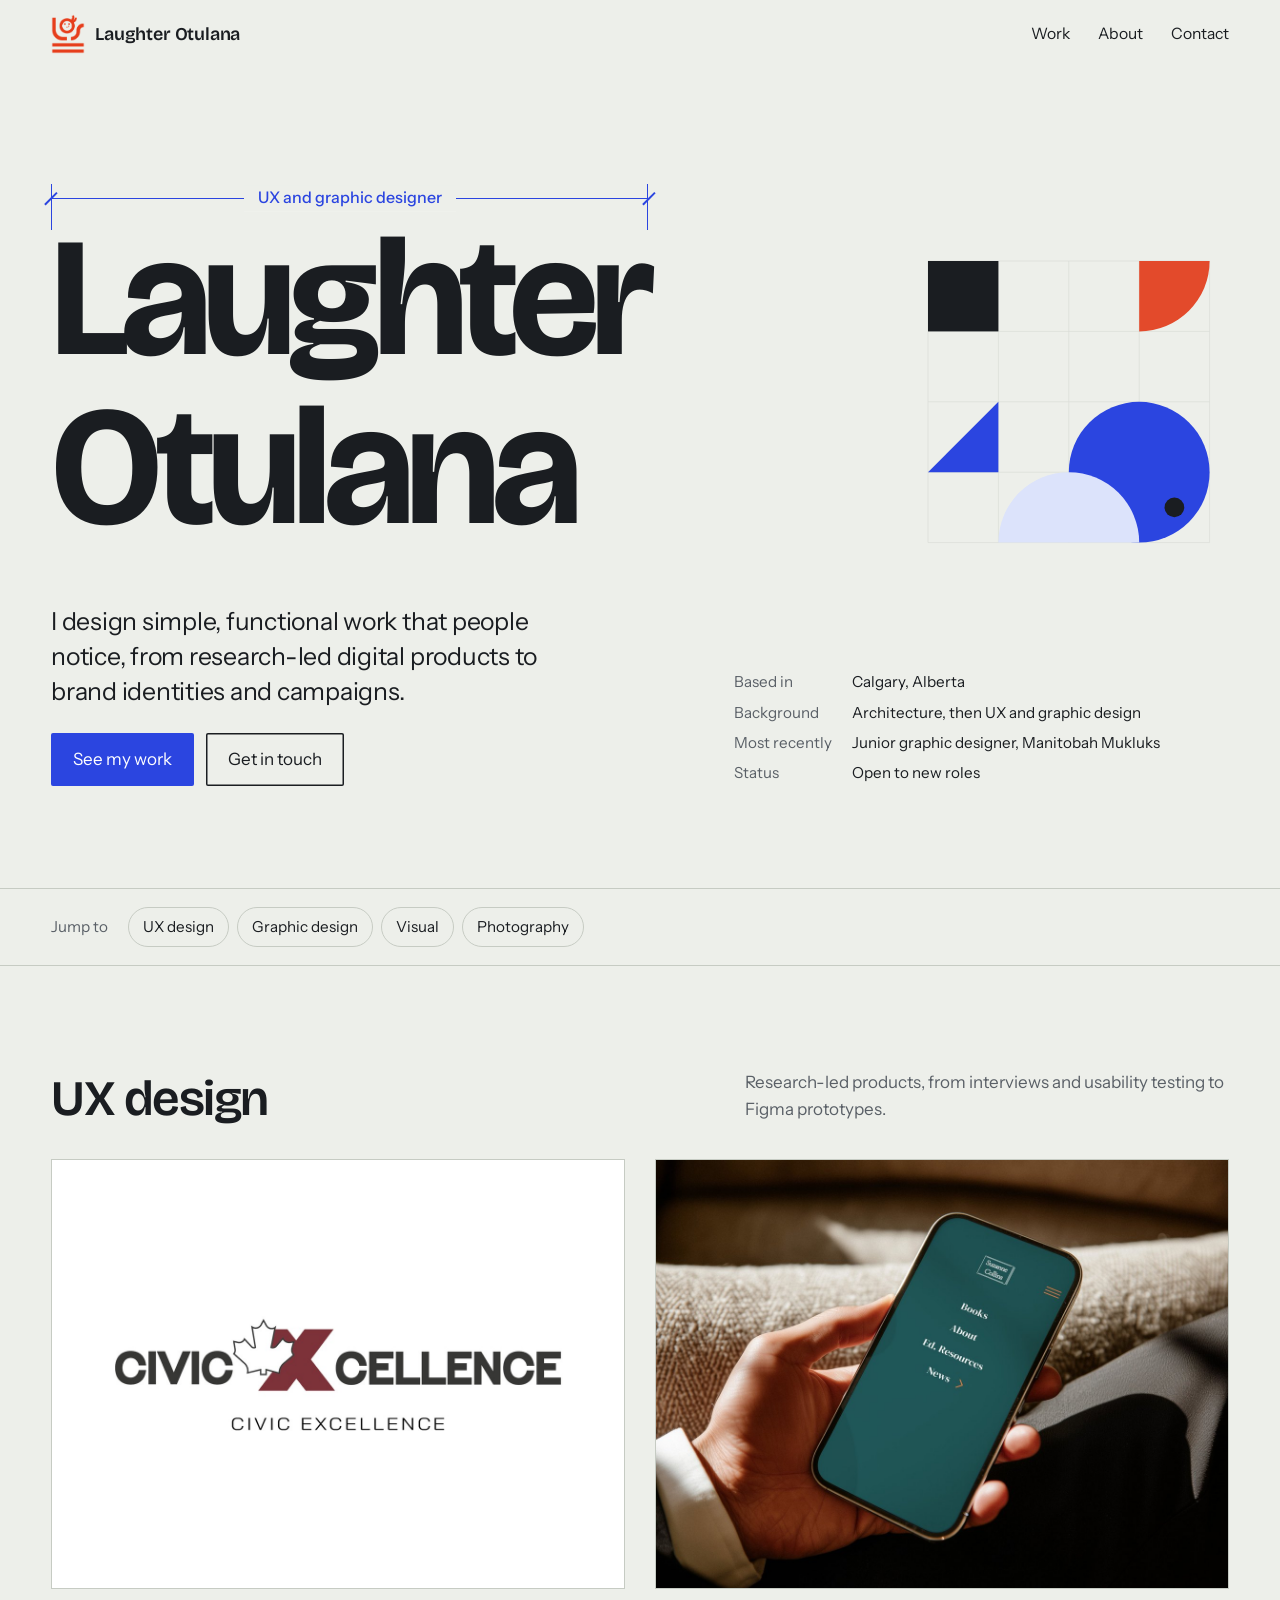
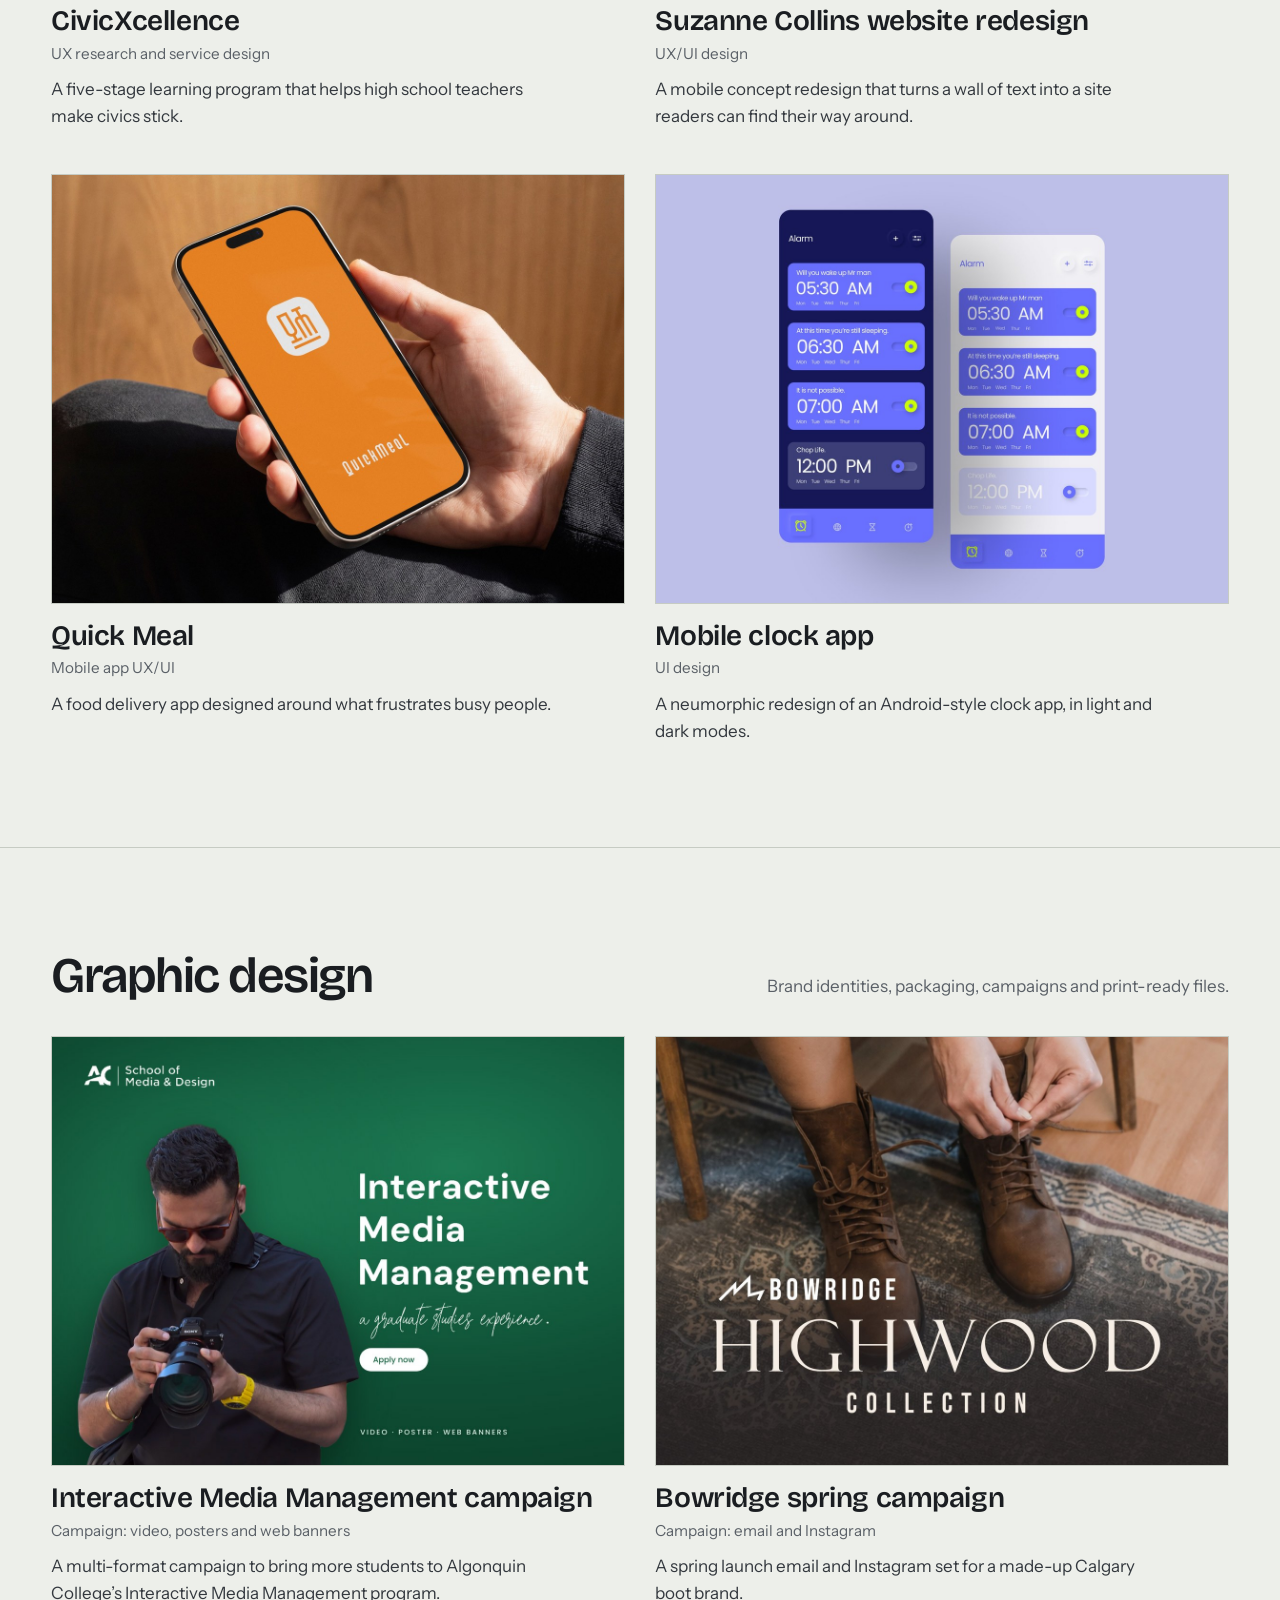
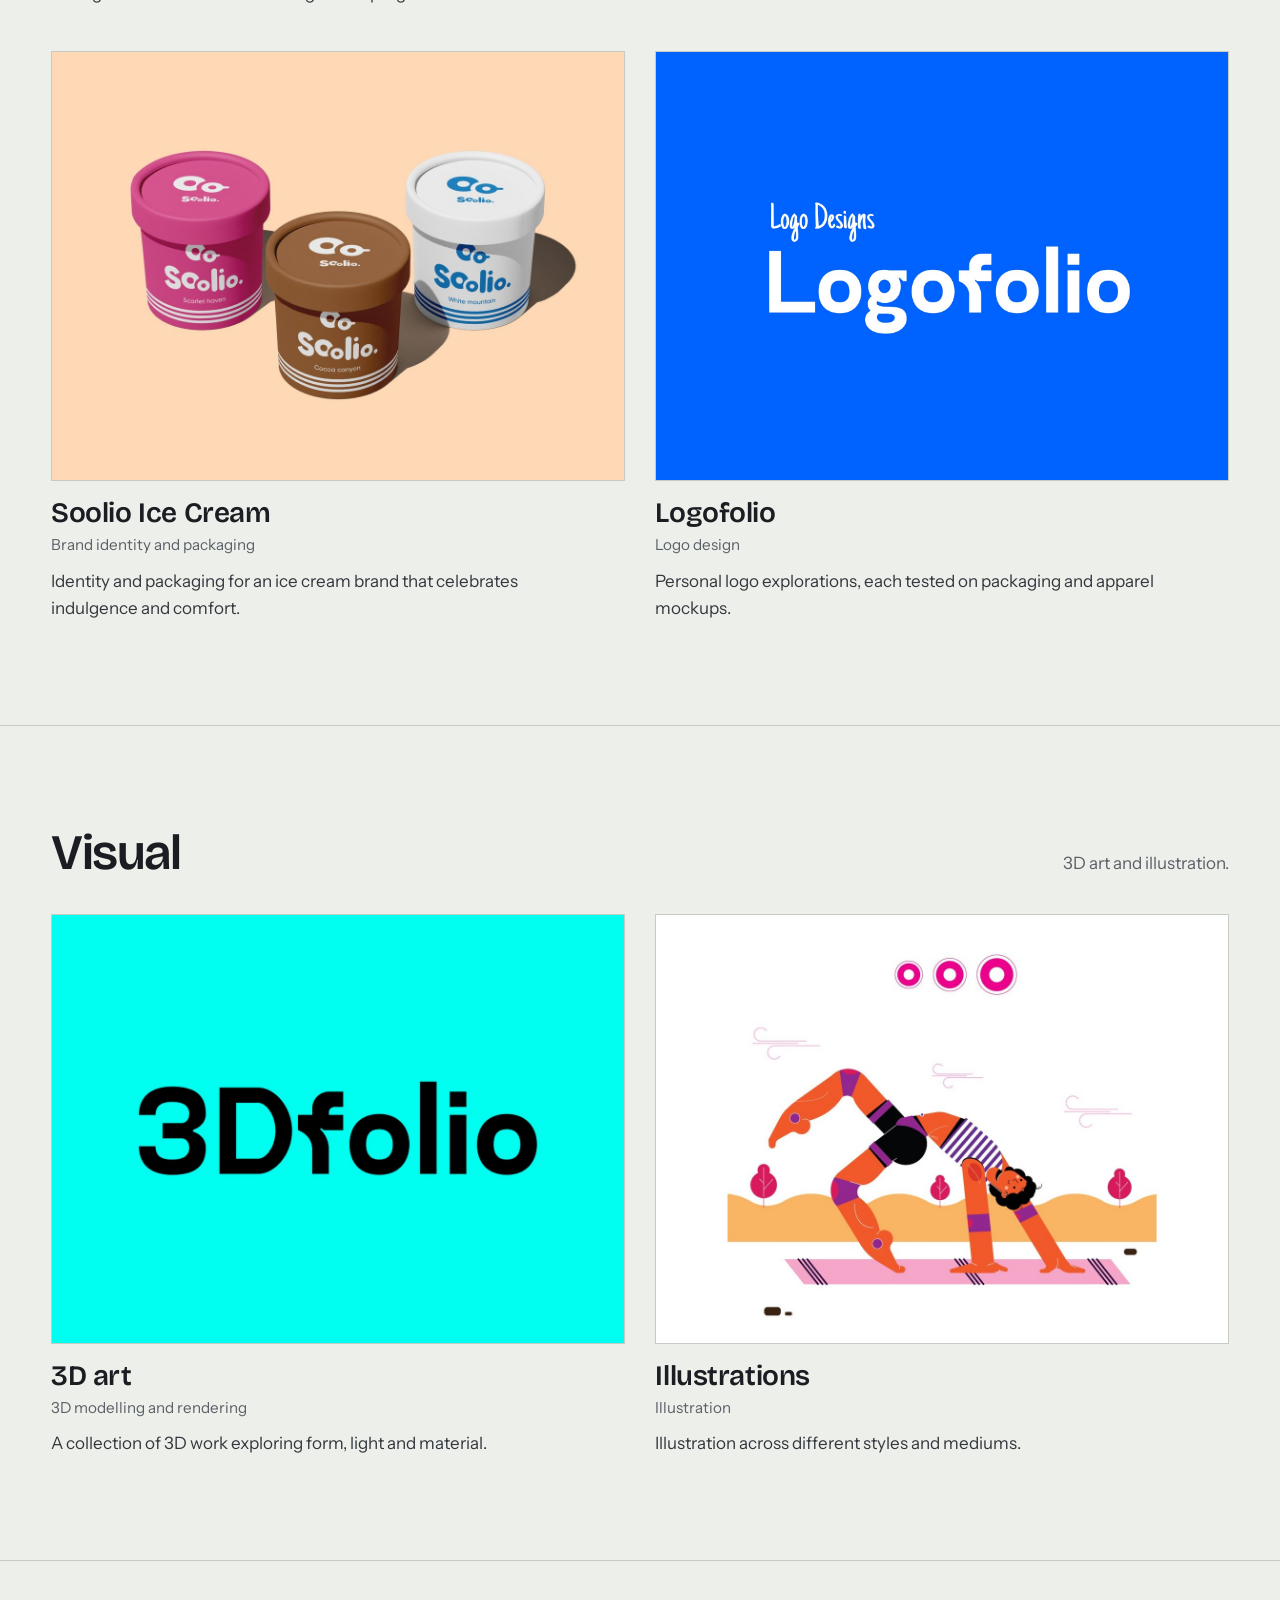
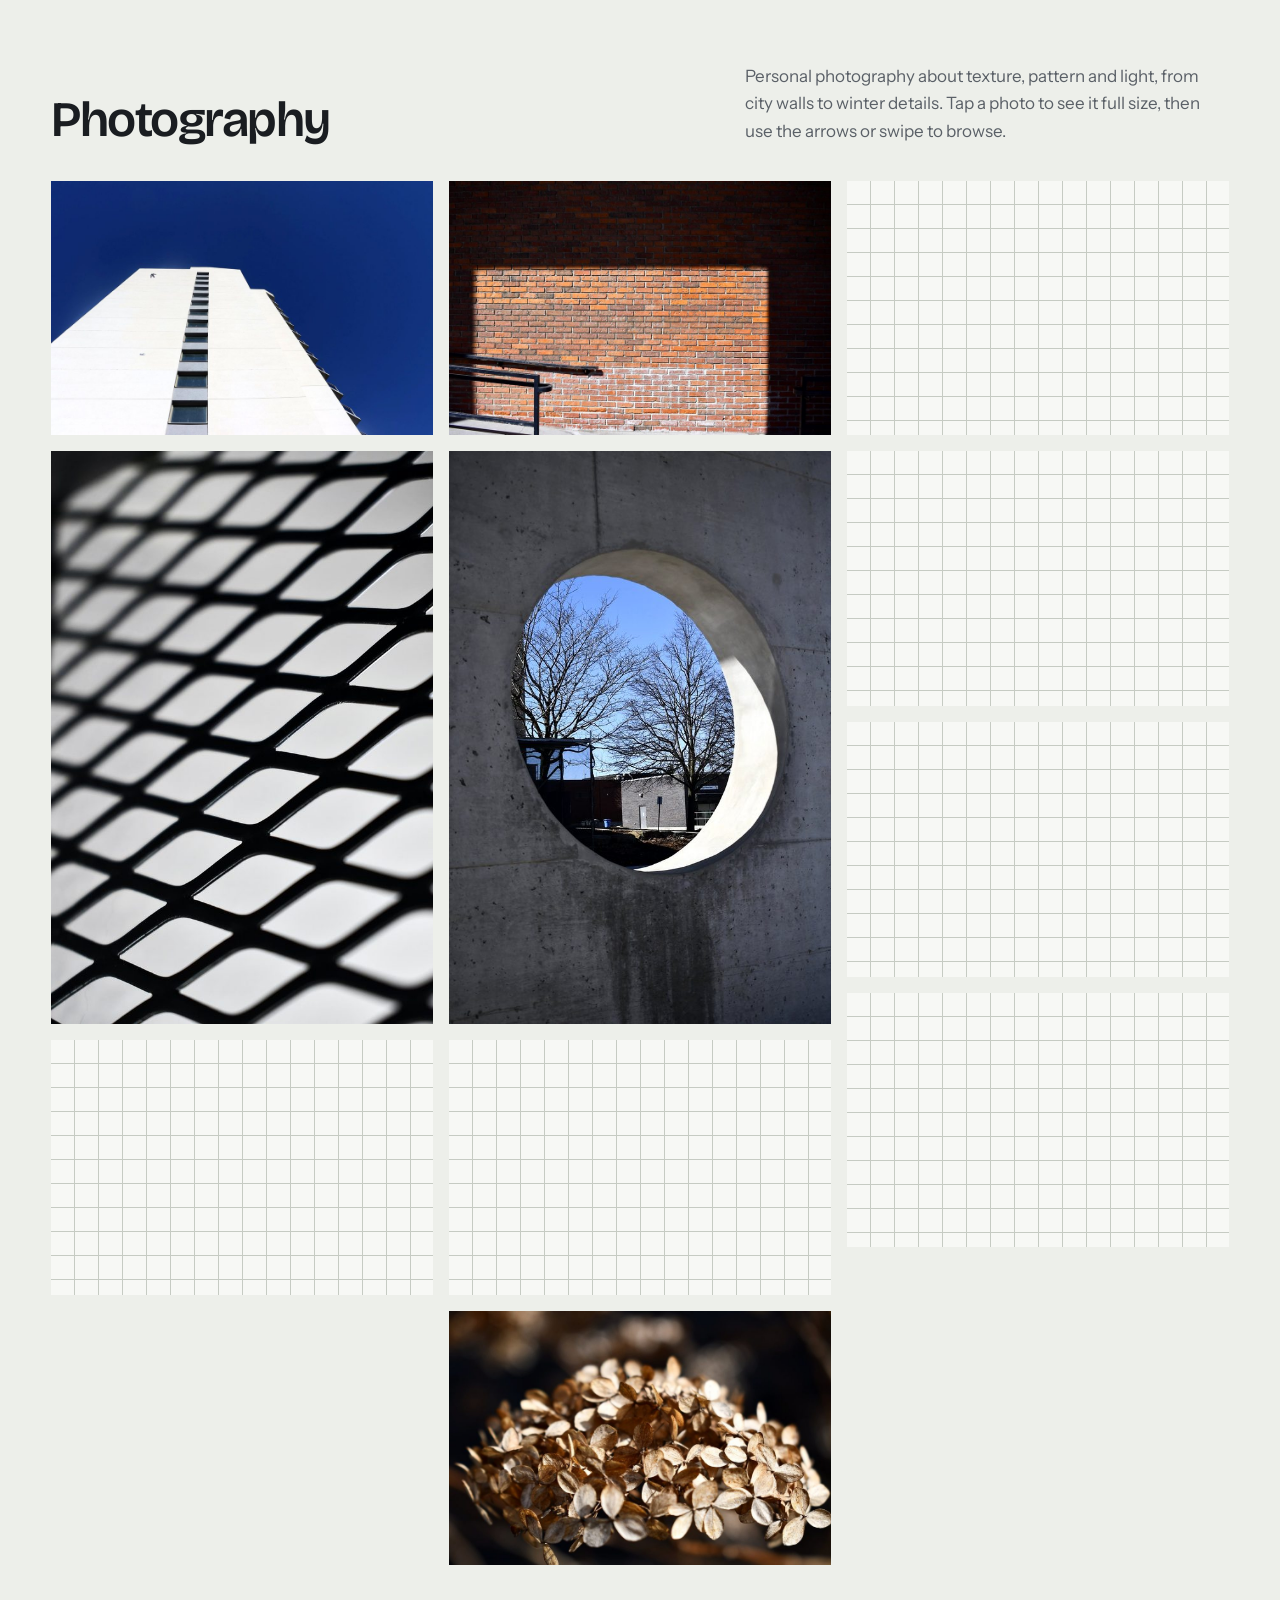
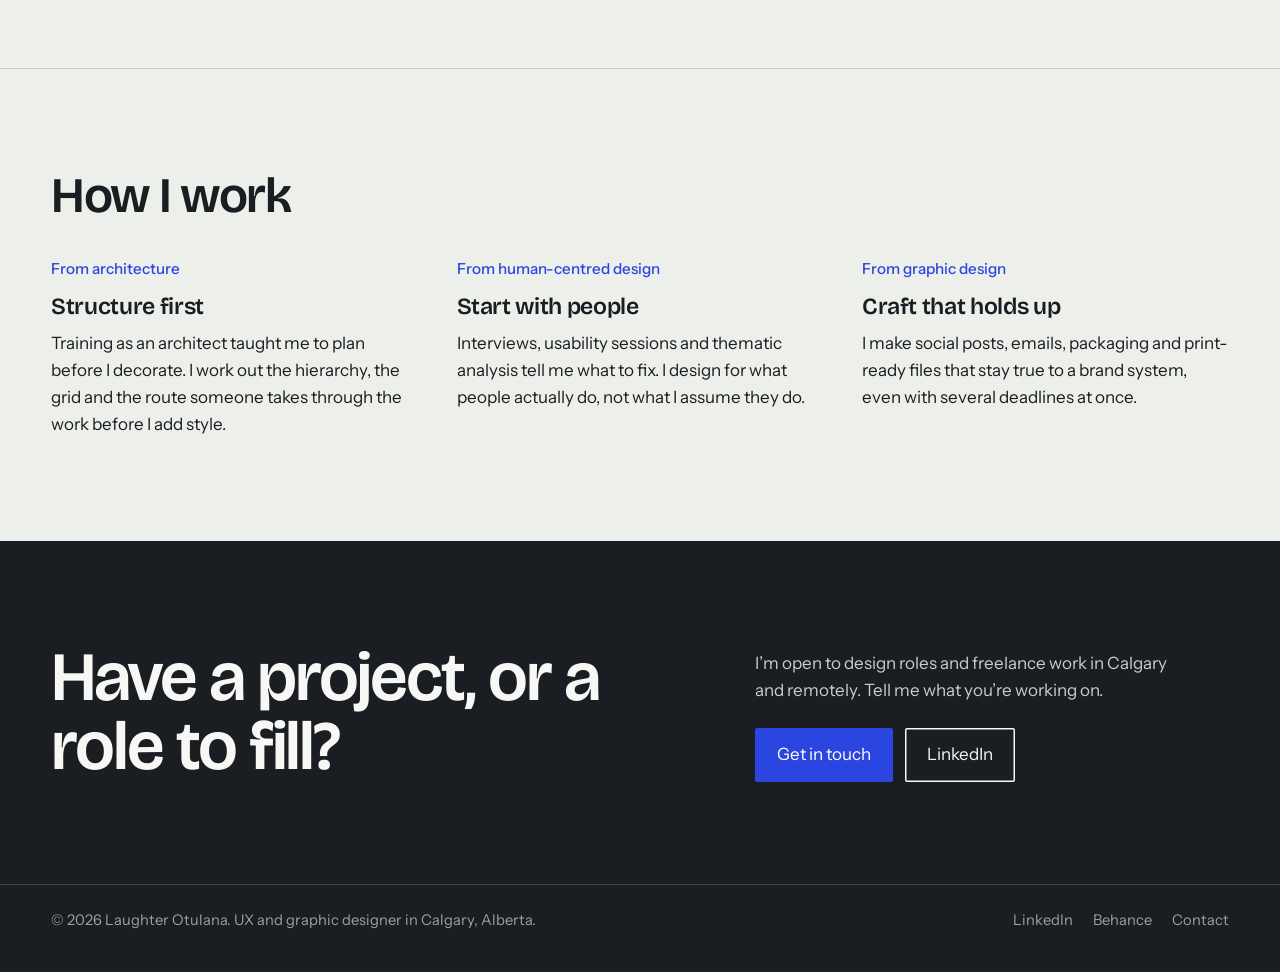
<file: index.html>
<!DOCTYPE html>
<html lang="en">
<head>
<meta charset="utf-8">
<meta name="viewport" content="width=device-width, initial-scale=1">
<title>Laughter Otulana, UX and graphic designer</title>
<meta name="description" content="UX and graphic designer in Calgary. Research-led product design, brand systems, campaigns and photography.">
<meta property="og:title" content="Laughter Otulana, UX and graphic designer">
<meta property="og:description" content="UX and graphic designer in Calgary. Research-led product design, brand systems, campaigns and photography."><meta property="og:image" content="assets/img/og-image.jpg">
<link rel="icon" type="image/png" href="assets/img/favicon.png">
<link rel="preconnect" href="https://fonts.googleapis.com"><link rel="preconnect" href="https://fonts.gstatic.com" crossorigin><link href="https://fonts.googleapis.com/css2?family=Bricolage+Grotesque:opsz,wght@12..96,400..800&family=Instrument+Sans:wght@400..700&display=swap" rel="stylesheet">
<link rel="stylesheet" href="css/style.css">
</head>
<body>
<a class="skip" href="#main">Skip to content</a>
<header class="site-head"><div class="wrap">
<a class="brand" href="index.html"><img class="logo" src="assets/img/logo.png" alt="" width="34" height="40"><span class="full">Laughter Otulana</span></a>
<nav class="nav" aria-label="Main"><a href="index.html#work">Work</a><a href="about.html">About</a><a href="contact.html">Contact</a></nav>
</div></header>
<main id="main">
<section class="hero"><div class="wrap">
<div class="hero-art" aria-hidden="true"><svg class="comp" viewBox="0 0 400 400"></svg></div>
<div class="dim" aria-hidden="true"><i class="tick l"></i><i class="tick r"></i><i class="rule"></i><span class="label">UX and graphic designer</span></div>
<h1 class="name"><span>Laughter</span><span>Otulana</span></h1>
<div class="hero-foot">
<div><p class="lede">I design simple, functional work that people notice, from research-led digital products to brand identities and campaigns.</p>
<div class="actions"><a class="btn" href="#work">See my work</a><a class="btn ghost" href="contact.html">Get in touch</a></div></div>
<dl class="facts"><dt>Based in</dt><dd>Calgary, Alberta</dd><dt>Background</dt><dd>Architecture, then UX and graphic design</dd><dt>Most recently</dt><dd>Junior graphic designer, Manitobah Mukluks</dd><dt>Status</dt><dd>Open to new roles</dd></dl>
</div>
</div></section>
<div id="work" class="jumpbar"><div class="wrap"><span>Jump to</span><nav aria-label="Work sections"><a href="#ux">UX design</a><a href="#graphic">Graphic design</a><a href="#visual">Visual</a><a href="#photography">Photography</a></nav></div></div>
<section class="sec worksec" id="ux" aria-labelledby="ux-h"><div class="wrap">
<div class="sec-head"><h2 id="ux-h">UX design</h2><p class="intro">Research-led products, from interviews and usability testing to Figma prototypes.</p></div>
<div class="grid n4"><a class="card" href="work/civicxellence.html">
<div class="media "><div class="ph"><span>CivicXcellence</span></div><img src="assets/img/civicxcellence/thumbnail.jpg" alt="" decoding="async"></div>
<h3>CivicXcellence</h3><div class="disc">UX research and service design</div><p class="sum">A five-stage learning program that helps high school teachers make civics stick.</p></a><a class="card" href="work/suzanne-collins-website-redesign.html">
<div class="media "><div class="ph"><span>Suzanne Collins website redesign</span></div><img src="assets/img/suzanne-collins-website-redesign/thumbnail-phone.jpg" alt="" decoding="async"></div>
<h3>Suzanne Collins website redesign</h3><div class="disc">UX/UI design</div><p class="sum">A mobile concept redesign that turns a wall of text into a site readers can find their way around.</p></a><a class="card" href="work/quick-meal.html">
<div class="media "><div class="ph"><span>Quick Meal</span></div><img src="assets/img/quick-meal/thumbnail.jpg" alt="" loading="lazy" decoding="async"></div>
<h3>Quick Meal</h3><div class="disc">Mobile app UX/UI</div><p class="sum">A food delivery app designed around what frustrates busy people.</p></a><a class="card" href="work/mobile-clock-app.html">
<div class="media "><div class="ph"><span>Mobile clock app</span></div><img src="assets/img/mobile-clock-app/thumbnail.jpg" alt="" loading="lazy" decoding="async"></div>
<h3>Mobile clock app</h3><div class="disc">UI design</div><p class="sum">A neumorphic redesign of an Android-style clock app, in light and dark modes.</p></a></div>
</div></section>
<section class="sec worksec" id="graphic" aria-labelledby="graphic-h"><div class="wrap">
<div class="sec-head"><h2 id="graphic-h">Graphic design</h2><p class="intro">Brand identities, packaging, campaigns and print-ready files.</p></div>
<div class="grid n4"><a class="card" href="work/imm-program-advertisement.html">
<div class="media "><div class="ph"><span>Interactive Media Management campaign</span></div><img src="assets/img/imm-program-advertisement/thumbnail-imm.jpg" alt="" loading="lazy" decoding="async"></div>
<h3>Interactive Media Management campaign</h3><div class="disc">Campaign: video, posters and web banners</div><p class="sum">A multi-format campaign to bring more students to Algonquin College’s Interactive Media Management program.</p></a><a class="card" href="work/bowridge.html">
<div class="media "><div class="ph"><span>Bowridge spring campaign</span></div><img src="assets/img/bowridge/thumbnail.jpg" alt="" loading="lazy" decoding="async"></div>
<h3>Bowridge spring campaign</h3><div class="disc">Campaign: email and Instagram</div><p class="sum">A spring launch email and Instagram set for a made-up Calgary boot brand.</p></a><a class="card" href="work/soolio-ice-cream.html">
<div class="media "><div class="ph"><span>Soolio Ice Cream</span></div><img src="assets/img/soolio-ice-cream/thumbnail.jpg" alt="" loading="lazy" decoding="async"></div>
<h3>Soolio Ice Cream</h3><div class="disc">Brand identity and packaging</div><p class="sum">Identity and packaging for an ice cream brand that celebrates indulgence and comfort.</p></a><a class="card" href="work/logofolio.html">
<div class="media "><div class="ph"><span>Logofolio</span></div><img src="assets/img/logofolio/cover.jpg" alt="" loading="lazy" decoding="async"></div>
<h3>Logofolio</h3><div class="disc">Logo design</div><p class="sum">Personal logo explorations, each tested on packaging and apparel mockups.</p></a></div>
</div></section>
<section class="sec worksec" id="visual" aria-labelledby="visual-h"><div class="wrap">
<div class="sec-head"><h2 id="visual-h">Visual</h2><p class="intro">3D art and illustration.</p></div>
<div class="grid n4"><a class="card" href="work/3d-art.html">
<div class="media "><div class="ph"><span>3D art</span></div><img src="assets/img/3d-art/thumbnail.jpg" alt="" loading="lazy" decoding="async"></div>
<h3>3D art</h3><div class="disc">3D modelling and rendering</div><p class="sum">A collection of 3D work exploring form, light and material.</p></a><a class="card" href="work/illustrations.html">
<div class="media "><div class="ph"><span>Illustrations</span></div><img src="assets/img/illustrations/thumbnail.jpg" alt="" loading="lazy" decoding="async"></div>
<h3>Illustrations</h3><div class="disc">Illustration</div><p class="sum">Illustration across different styles and mediums.</p></a></div>
</div></section>
<section class="sec worksec" id="photography" aria-labelledby="photo-h"><div class="wrap">
<div class="sec-head"><h2 id="photo-h">Photography</h2><p class="intro">Personal photography about texture, pattern and light, from city walls to winter details. Tap a photo to see it full size, then use the arrows or swipe to browse.</p></div>
<div class="photos pcols"><div class="pcol"><figure style="order:0"><button type="button" class="ph-btn" aria-label="Open photo: A tall white apartment tower against a deep blue sky, with a bird and its shadow on the wall"><div class="media "><div class="ph"><span>photo-15.jpg</span></div><img src="assets/img/photography/grid/photo-15.jpg" data-full="assets/img/photography/photo-15.jpg" loading="lazy" alt="A tall white apartment tower against a deep blue sky, with a bird and its shadow on the wall" decoding="async"></div></button></figure><figure style="order:3"><button type="button" class="ph-btn" aria-label="Open photo: Close-up of black expanded metal mesh curving away out of focus"><div class="media "><div class="ph"><span>photo-13.jpg</span></div><img src="assets/img/photography/grid/photo-13.jpg" data-full="assets/img/photography/photo-13.jpg" loading="lazy" alt="Close-up of black expanded metal mesh curving away out of focus" decoding="async"></div></button></figure><figure style="order:8"><button type="button" class="ph-btn" aria-label="Open photo: A small plant in a round concrete pot on a textured carpet"><div class="media "><div class="ph"><span>photo-12.jpg</span></div><img src="assets/img/photography/grid/photo-12.jpg" data-full="assets/img/photography/photo-12.jpg" loading="lazy" alt="A small plant in a round concrete pot on a textured carpet" decoding="async"></div></button></figure></div><div class="pcol"><figure style="order:1"><button type="button" class="ph-btn" aria-label="Open photo: A rectangle of sunlight on a red brick wall, with a black handrail in the corner"><div class="media "><div class="ph"><span>photo-16.jpg</span></div><img src="assets/img/photography/grid/photo-16.jpg" data-full="assets/img/photography/photo-16.jpg" loading="lazy" alt="A rectangle of sunlight on a red brick wall, with a black handrail in the corner" decoding="async"></div></button></figure><figure style="order:4"><button type="button" class="ph-btn" aria-label="Open photo: Bare winter trees and a brick building seen through a circular opening in a concrete wall"><div class="media "><div class="ph"><span>photo-01.jpg</span></div><img src="assets/img/photography/grid/photo-01.jpg" data-full="assets/img/photography/photo-01.jpg" loading="lazy" alt="Bare winter trees and a brick building seen through a circular opening in a concrete wall" decoding="async"></div></button></figure><figure style="order:9"><button type="button" class="ph-btn" aria-label="Open photo: Diagonal ridges of corrugated grey metal cladding in raking light"><div class="media "><div class="ph"><span>photo-17.jpg</span></div><img src="assets/img/photography/grid/photo-17.jpg" data-full="assets/img/photography/photo-17.jpg" loading="lazy" alt="Diagonal ridges of corrugated grey metal cladding in raking light" decoding="async"></div></button></figure><figure style="order:10"><button type="button" class="ph-btn" aria-label="Open photo: Dried brown hydrangea flowers lit by low sunlight against a dark background"><div class="media "><div class="ph"><span>photo-05.jpg</span></div><img src="assets/img/photography/grid/photo-05.jpg" data-full="assets/img/photography/photo-05.jpg" loading="lazy" alt="Dried brown hydrangea flowers lit by low sunlight against a dark background" decoding="async"></div></button></figure></div><div class="pcol"><figure style="order:2"><button type="button" class="ph-btn" aria-label="Open photo: An orange basketball hoop and white net against a deep blue sky"><div class="media "><div class="ph"><span>photo-08.jpg</span></div><img src="assets/img/photography/grid/photo-08.jpg" data-full="assets/img/photography/photo-08.jpg" loading="lazy" alt="An orange basketball hoop and white net against a deep blue sky" decoding="async"></div></button></figure><figure style="order:5"><button type="button" class="ph-btn" aria-label="Open photo: Coloured pencils arranged in a circle with their tips pointing to the centre"><div class="media "><div class="ph"><span>photo-04.jpg</span></div><img src="assets/img/photography/grid/photo-04.jpg" data-full="assets/img/photography/photo-04.jpg" loading="lazy" alt="Coloured pencils arranged in a circle with their tips pointing to the centre" decoding="async"></div></button></figure><figure style="order:6"><button type="button" class="ph-btn" aria-label="Open photo: Six Canada geese flying in a diagonal line across a blue sky"><div class="media "><div class="ph"><span>photo-03.jpg</span></div><img src="assets/img/photography/grid/photo-03.jpg" data-full="assets/img/photography/photo-03.jpg" loading="lazy" alt="Six Canada geese flying in a diagonal line across a blue sky" decoding="async"></div></button></figure><figure style="order:7"><button type="button" class="ph-btn" aria-label="Open photo: Orange and grey lichen on a tree trunk above sunlit snow"><div class="media "><div class="ph"><span>photo-10.jpg</span></div><img src="assets/img/photography/grid/photo-10.jpg" data-full="assets/img/photography/photo-10.jpg" loading="lazy" alt="Orange and grey lichen on a tree trunk above sunlit snow" decoding="async"></div></button></figure></div></div>
</div></section>
<section class="sec" aria-labelledby="ap-h"><div class="wrap">
<div class="sec-head"><h2 id="ap-h">How I work</h2></div>
<div class="approach">
<div><div class="from">From architecture</div><h3>Structure first</h3><p>Training as an architect taught me to plan before I decorate. I work out the hierarchy, the grid and the route someone takes through the work before I add style.</p></div>
<div><div class="from">From human-centred design</div><h3>Start with people</h3><p>Interviews, usability sessions and thematic analysis tell me what to fix. I design for what people actually do, not what I assume they do.</p></div>
<div><div class="from">From graphic design</div><h3>Craft that holds up</h3><p>I make social posts, emails, packaging and print-ready files that stay true to a brand system, even with several deadlines at once.</p></div>
</div>
</div></section>
<dialog class="lightbox" aria-label="Photo"><button type="button" class="lb-close">Close</button><button type="button" class="lb-nav lb-prev" aria-label="Previous photo">&#8249;</button><img alt=""><button type="button" class="lb-nav lb-next" aria-label="Next photo">&#8250;</button><p class="lb-cap"></p><p class="lb-count" aria-live="polite"></p></dialog>
</main>
<section class="cta" aria-labelledby="cta-h"><div class="wrap">
<div><h2 id="cta-h">Have a project, or a role to fill?</h2></div>
<div><p>I’m open to design roles and freelance work in Calgary and remotely. Tell me what you’re working on.</p>
<div class="actions"><a class="btn" href="contact.html">Get in touch</a><a class="btn ghost" href="https://www.linkedin.com/in/laughter-otulana-2809b318a/">LinkedIn</a></div></div>
</div></section>
<footer class="site-foot"><div class="wrap">
<span>© <span data-year>2026</span> Laughter Otulana. UX and graphic designer in Calgary, Alberta.</span>
<nav aria-label="Social"><a href="https://www.linkedin.com/in/laughter-otulana-2809b318a/">LinkedIn</a><a href="https://www.behance.net/laughteoluwase">Behance</a><a href="contact.html">Contact</a></nav>
</div></footer>
<script src="js/main.js"></script>
</body>
</html>
</file>
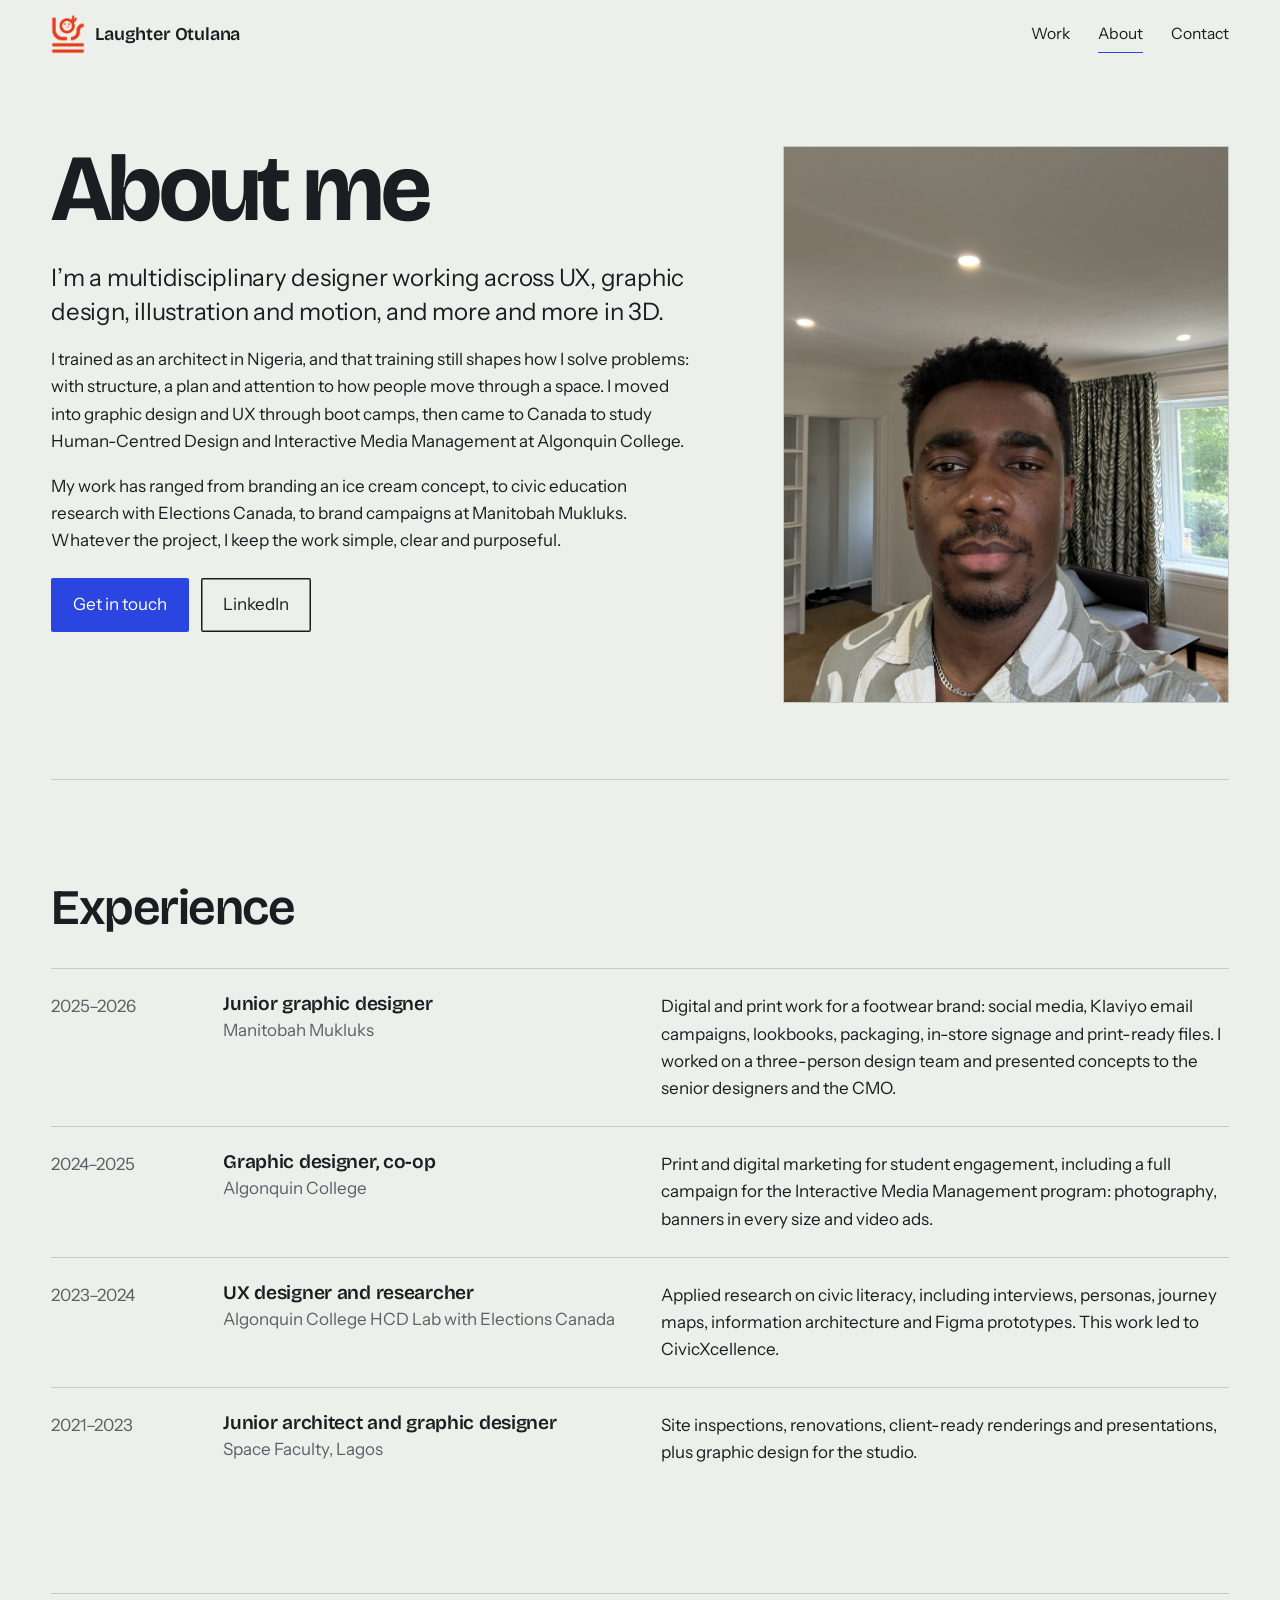
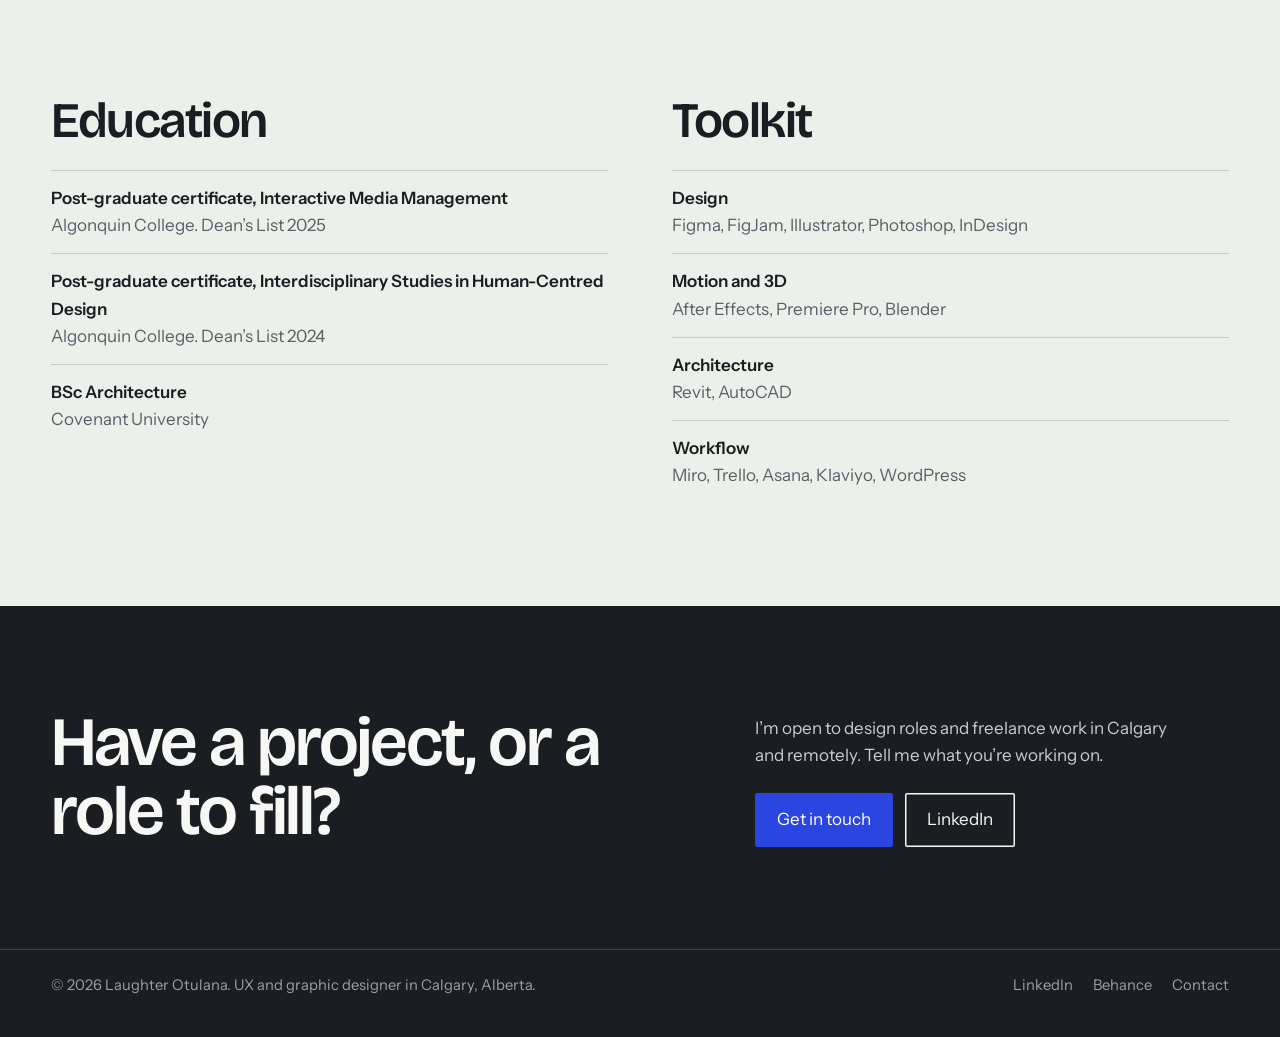
<file: about.html>
<!DOCTYPE html>
<html lang="en">
<head>
<meta charset="utf-8">
<meta name="viewport" content="width=device-width, initial-scale=1">
<title>About, Laughter Otulana</title>
<meta name="description" content="UX and graphic designer with a background in architecture, based in Calgary.">
<meta property="og:title" content="About, Laughter Otulana">
<meta property="og:description" content="UX and graphic designer with a background in architecture, based in Calgary."><meta property="og:image" content="assets/img/og-image.jpg">
<link rel="icon" type="image/png" href="assets/img/favicon.png">
<link rel="preconnect" href="https://fonts.googleapis.com"><link rel="preconnect" href="https://fonts.gstatic.com" crossorigin><link href="https://fonts.googleapis.com/css2?family=Bricolage+Grotesque:opsz,wght@12..96,400..800&family=Instrument+Sans:wght@400..700&display=swap" rel="stylesheet">
<link rel="stylesheet" href="css/style.css">
</head>
<body>
<a class="skip" href="#main">Skip to content</a>
<header class="site-head"><div class="wrap">
<a class="brand" href="index.html"><img class="logo" src="assets/img/logo.png" alt="" width="34" height="40"><span class="full">Laughter Otulana</span></a>
<nav class="nav" aria-label="Main"><a href="index.html#work">Work</a><a href="about.html" aria-current="page">About</a><a href="contact.html">Contact</a></nav>
</div></header>
<main id="main"><div class="wrap">
<section class="about-hero">
<div class="bio">
<h1 class="case-title">About me</h1>
<div style="height:28px"></div>
<p>I’m a multidisciplinary designer working across UX, graphic design, illustration and motion, and more and more in 3D.</p>
<p>I trained as an architect in Nigeria, and that training still shapes how I solve problems: with structure, a plan and attention to how people move through a space. I moved into graphic design and UX through boot camps, then came to Canada to study Human-Centred Design and Interactive Media Management at Algonquin College.</p>
<p>My work has ranged from branding an ice cream concept, to civic education research with Elections Canada, to brand campaigns at Manitobah Mukluks. Whatever the project, I keep the work simple, clear and purposeful.</p>
<div class="actions"><a class="btn" href="contact.html">Get in touch</a><a class="btn ghost" href="https://www.linkedin.com/in/laughter-otulana-2809b318a/">LinkedIn</a></div>
</div>
<div class="media "><div class="ph"><span>Portrait</span></div><img src="assets/img/about/portrait.jpg" alt="Portrait of Laughter Otulana in a grey and white patterned shirt" decoding="async"></div>
</section>
<section class="sec" aria-labelledby="exp-h"><div class="sec-head"><h2 id="exp-h">Experience</h2></div><ol class="timeline"><li><div class="when">2025–2026</div><div><h3>Junior graphic designer</h3><div class="org">Manitobah Mukluks</div></div><p>Digital and print work for a footwear brand: social media, Klaviyo email campaigns, lookbooks, packaging, in-store signage and print-ready files. I worked on a three-person design team and presented concepts to the senior designers and the CMO.</p></li><li><div class="when">2024–2025</div><div><h3>Graphic designer, co-op</h3><div class="org">Algonquin College</div></div><p>Print and digital marketing for student engagement, including a full campaign for the Interactive Media Management program: photography, banners in every size and video ads.</p></li><li><div class="when">2023–2024</div><div><h3>UX designer and researcher</h3><div class="org">Algonquin College HCD Lab with Elections Canada</div></div><p>Applied research on civic literacy, including interviews, personas, journey maps, information architecture and Figma prototypes. This work led to CivicXcellence.</p></li><li><div class="when">2021–2023</div><div><h3>Junior architect and graphic designer</h3><div class="org">Space Faculty, Lagos</div></div><p>Site inspections, renovations, client-ready renderings and presentations, plus graphic design for the studio.</p></li></ol></section>
<section class="sec cols2">
<div><h2 style="margin-bottom:24px">Education</h2><ul class="plain"><li><b>Post-graduate certificate, Interactive Media Management</b><span>Algonquin College. Dean’s List 2025</span></li><li><b>Post-graduate certificate, Interdisciplinary Studies in Human-Centred Design</b><span>Algonquin College. Dean’s List 2024</span></li><li><b>BSc Architecture</b><span>Covenant University</span></li></ul></div>
<div><h2 style="margin-bottom:24px">Toolkit</h2><ul class="plain"><li><b>Design</b><span>Figma, FigJam, Illustrator, Photoshop, InDesign</span></li><li><b>Motion and 3D</b><span>After Effects, Premiere Pro, Blender</span></li><li><b>Architecture</b><span>Revit, AutoCAD</span></li><li><b>Workflow</b><span>Miro, Trello, Asana, Klaviyo, WordPress</span></li></ul></div>
</section>
</div></main>
<section class="cta" aria-labelledby="cta-h"><div class="wrap">
<div><h2 id="cta-h">Have a project, or a role to fill?</h2></div>
<div><p>I’m open to design roles and freelance work in Calgary and remotely. Tell me what you’re working on.</p>
<div class="actions"><a class="btn" href="contact.html">Get in touch</a><a class="btn ghost" href="https://www.linkedin.com/in/laughter-otulana-2809b318a/">LinkedIn</a></div></div>
</div></section>
<footer class="site-foot"><div class="wrap">
<span>© <span data-year>2026</span> Laughter Otulana. UX and graphic designer in Calgary, Alberta.</span>
<nav aria-label="Social"><a href="https://www.linkedin.com/in/laughter-otulana-2809b318a/">LinkedIn</a><a href="https://www.behance.net/laughteoluwase">Behance</a><a href="contact.html">Contact</a></nav>
</div></footer>
<script src="js/main.js"></script>
</body>
</html>
</file>
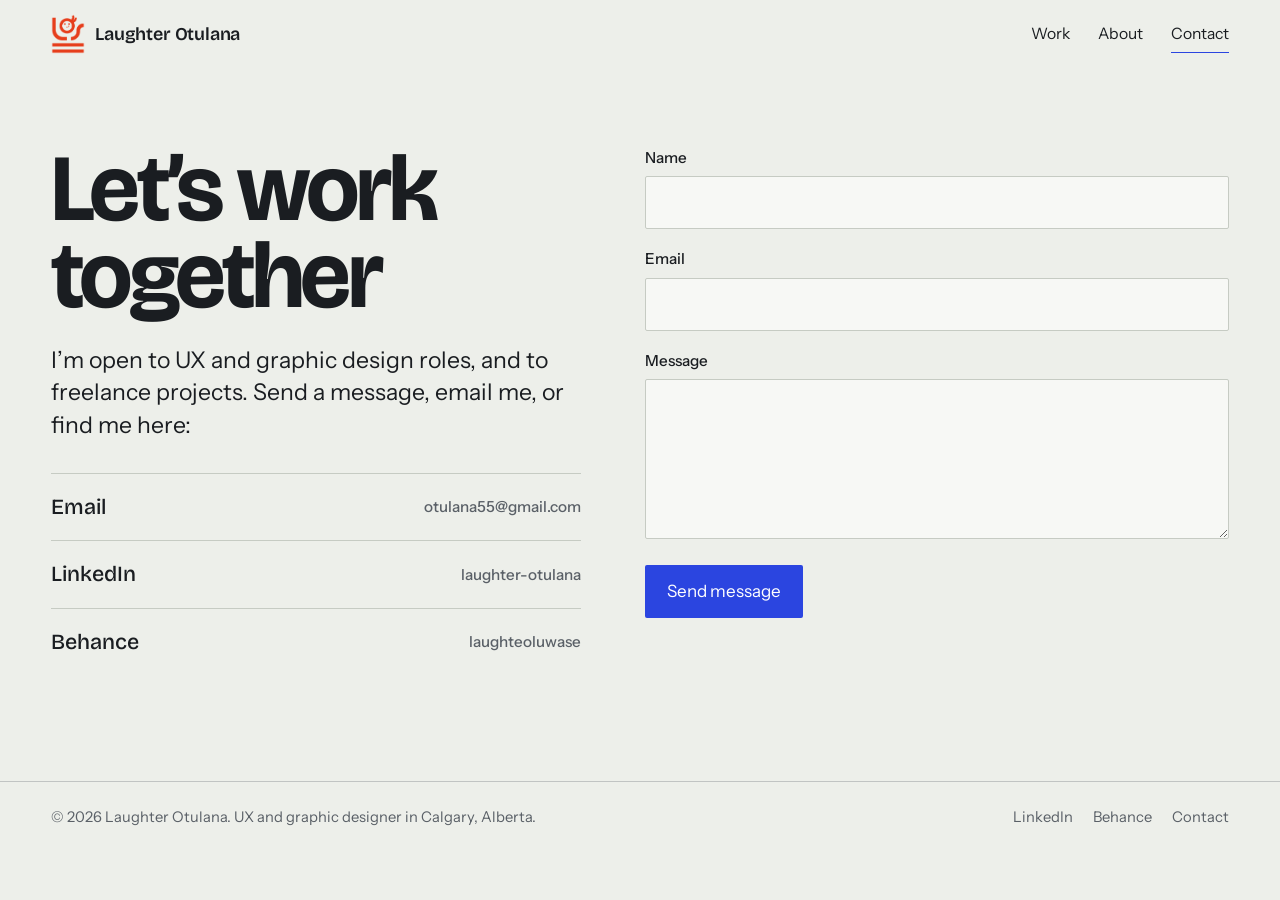
<file: contact.html>
<!DOCTYPE html>
<html lang="en">
<head>
<meta charset="utf-8">
<meta name="viewport" content="width=device-width, initial-scale=1">
<title>Contact, Laughter Otulana</title>
<meta name="description" content="Get in touch with Laughter Otulana about design roles and freelance projects.">
<meta property="og:title" content="Contact, Laughter Otulana">
<meta property="og:description" content="Get in touch with Laughter Otulana about design roles and freelance projects."><meta property="og:image" content="assets/img/og-image.jpg">
<link rel="icon" type="image/png" href="assets/img/favicon.png">
<link rel="preconnect" href="https://fonts.googleapis.com"><link rel="preconnect" href="https://fonts.gstatic.com" crossorigin><link href="https://fonts.googleapis.com/css2?family=Bricolage+Grotesque:opsz,wght@12..96,400..800&family=Instrument+Sans:wght@400..700&display=swap" rel="stylesheet">
<link rel="stylesheet" href="css/style.css">
</head>
<body>
<a class="skip" href="#main">Skip to content</a>
<header class="site-head"><div class="wrap">
<a class="brand" href="index.html"><img class="logo" src="assets/img/logo.png" alt="" width="34" height="40"><span class="full">Laughter Otulana</span></a>
<nav class="nav" aria-label="Main"><a href="index.html#work">Work</a><a href="about.html">About</a><a href="contact.html" aria-current="page">Contact</a></nav>
</div></header>
<main id="main"><div class="wrap"><section class="contact">
<div>
<h1 class="case-title">Let’s work together</h1>
<p class="case-sum">I’m open to UX and graphic design roles, and to freelance projects. Send a message, email me, or find me here:</p>
<ul class="links">
<li><a href="mailto:otulana55@gmail.com">Email <span>otulana55@gmail.com</span></a></li>
<li><a href="https://www.linkedin.com/in/laughter-otulana-2809b318a/">LinkedIn <span>laughter-otulana</span></a></li>
<li><a href="https://www.behance.net/laughteoluwase">Behance <span>laughteoluwase</span></a></li>
</ul>
</div>
<form id="contact-form" action="https://formsubmit.co/ajax/otulana55@gmail.com" method="POST" novalidate>
<input type="hidden" name="_subject" value="New message from your portfolio">
<input type="hidden" name="_template" value="table">
<input type="text" name="_honey" style="display:none" tabindex="-1" autocomplete="off" aria-hidden="true">
<div class="field"><label for="f-name">Name</label><input id="f-name" name="name" autocomplete="name" required></div>
<div class="field"><label for="f-email">Email</label><input id="f-email" name="email" type="email" autocomplete="email" required></div>
<div class="field"><label for="f-msg">Message</label><textarea id="f-msg" name="message" required></textarea></div>
<button class="btn" type="submit">Send message</button>
<p class="status" role="status" aria-live="polite"></p>
</form>
</section></div></main>
<footer class="site-foot"><div class="wrap">
<span>© <span data-year>2026</span> Laughter Otulana. UX and graphic designer in Calgary, Alberta.</span>
<nav aria-label="Social"><a href="https://www.linkedin.com/in/laughter-otulana-2809b318a/">LinkedIn</a><a href="https://www.behance.net/laughteoluwase">Behance</a><a href="contact.html">Contact</a></nav>
</div></footer>
<script src="js/main.js"></script>
</body>
</html>
</file>
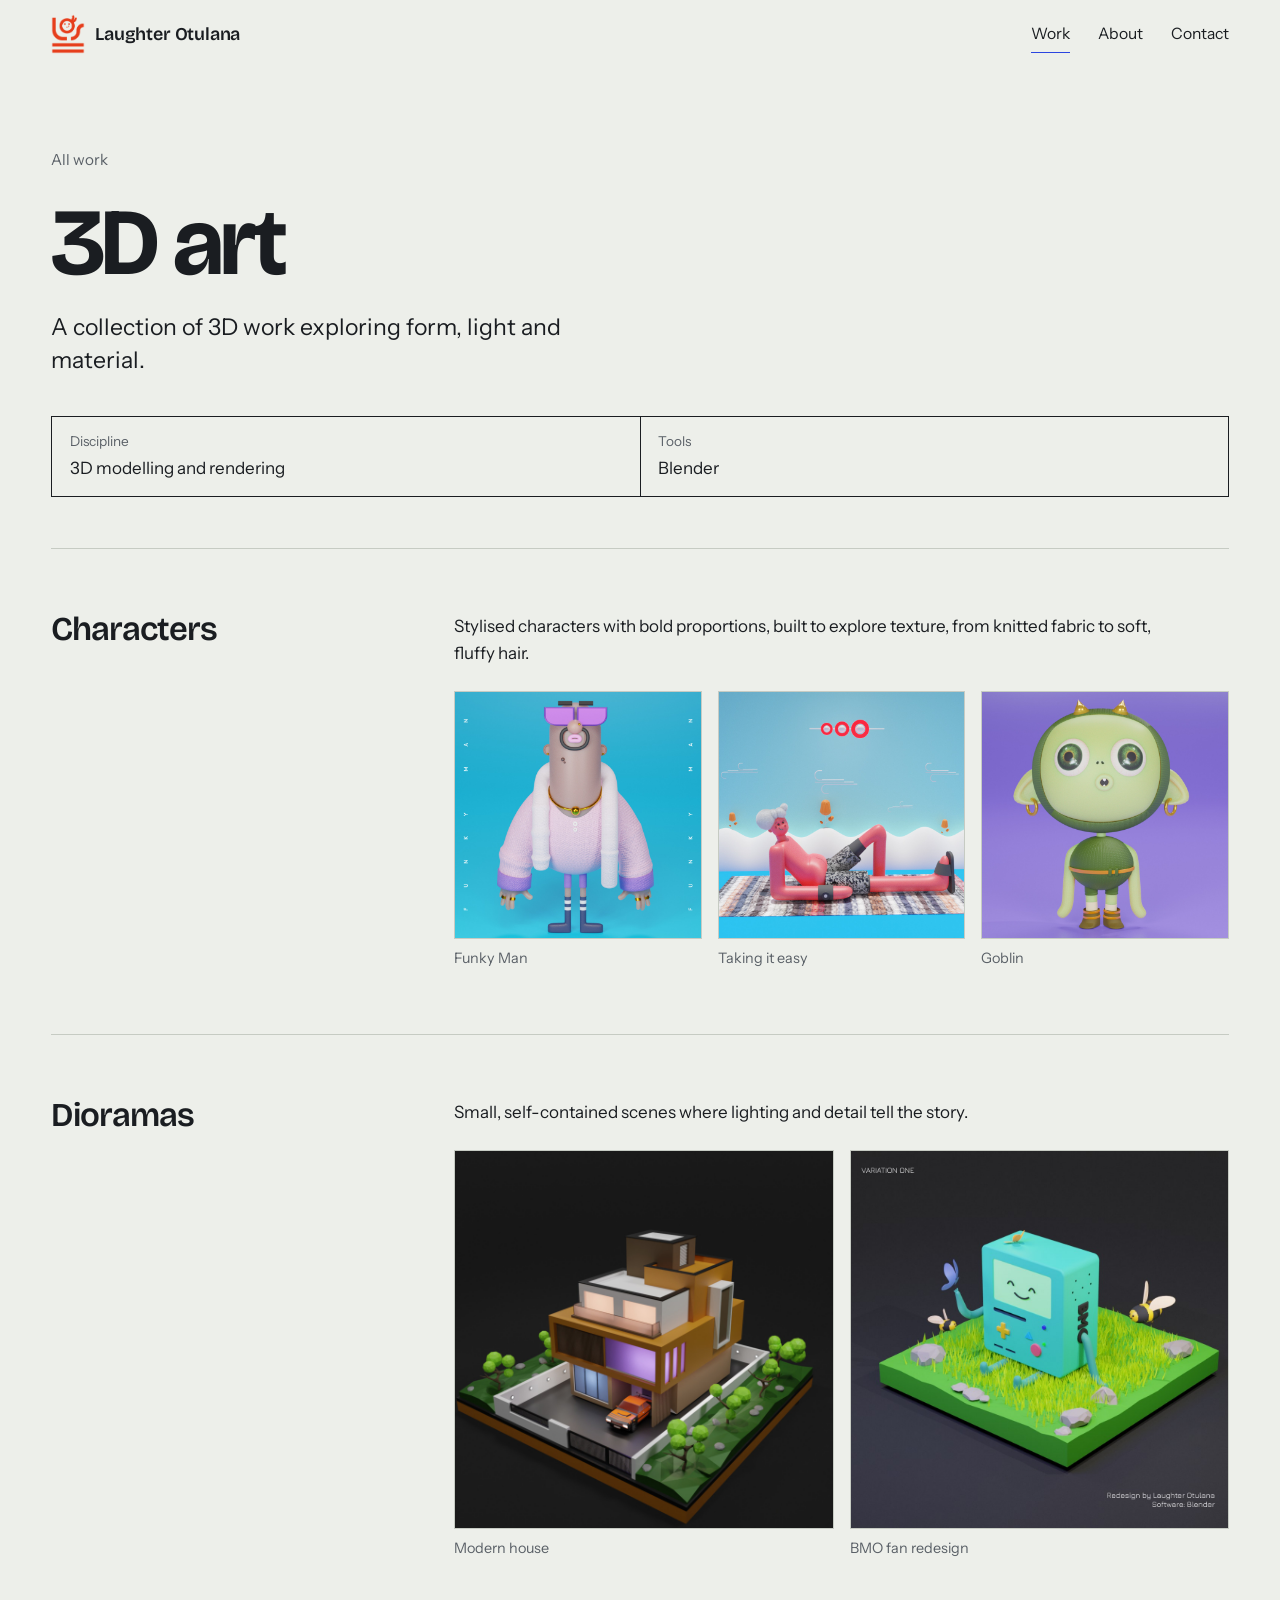
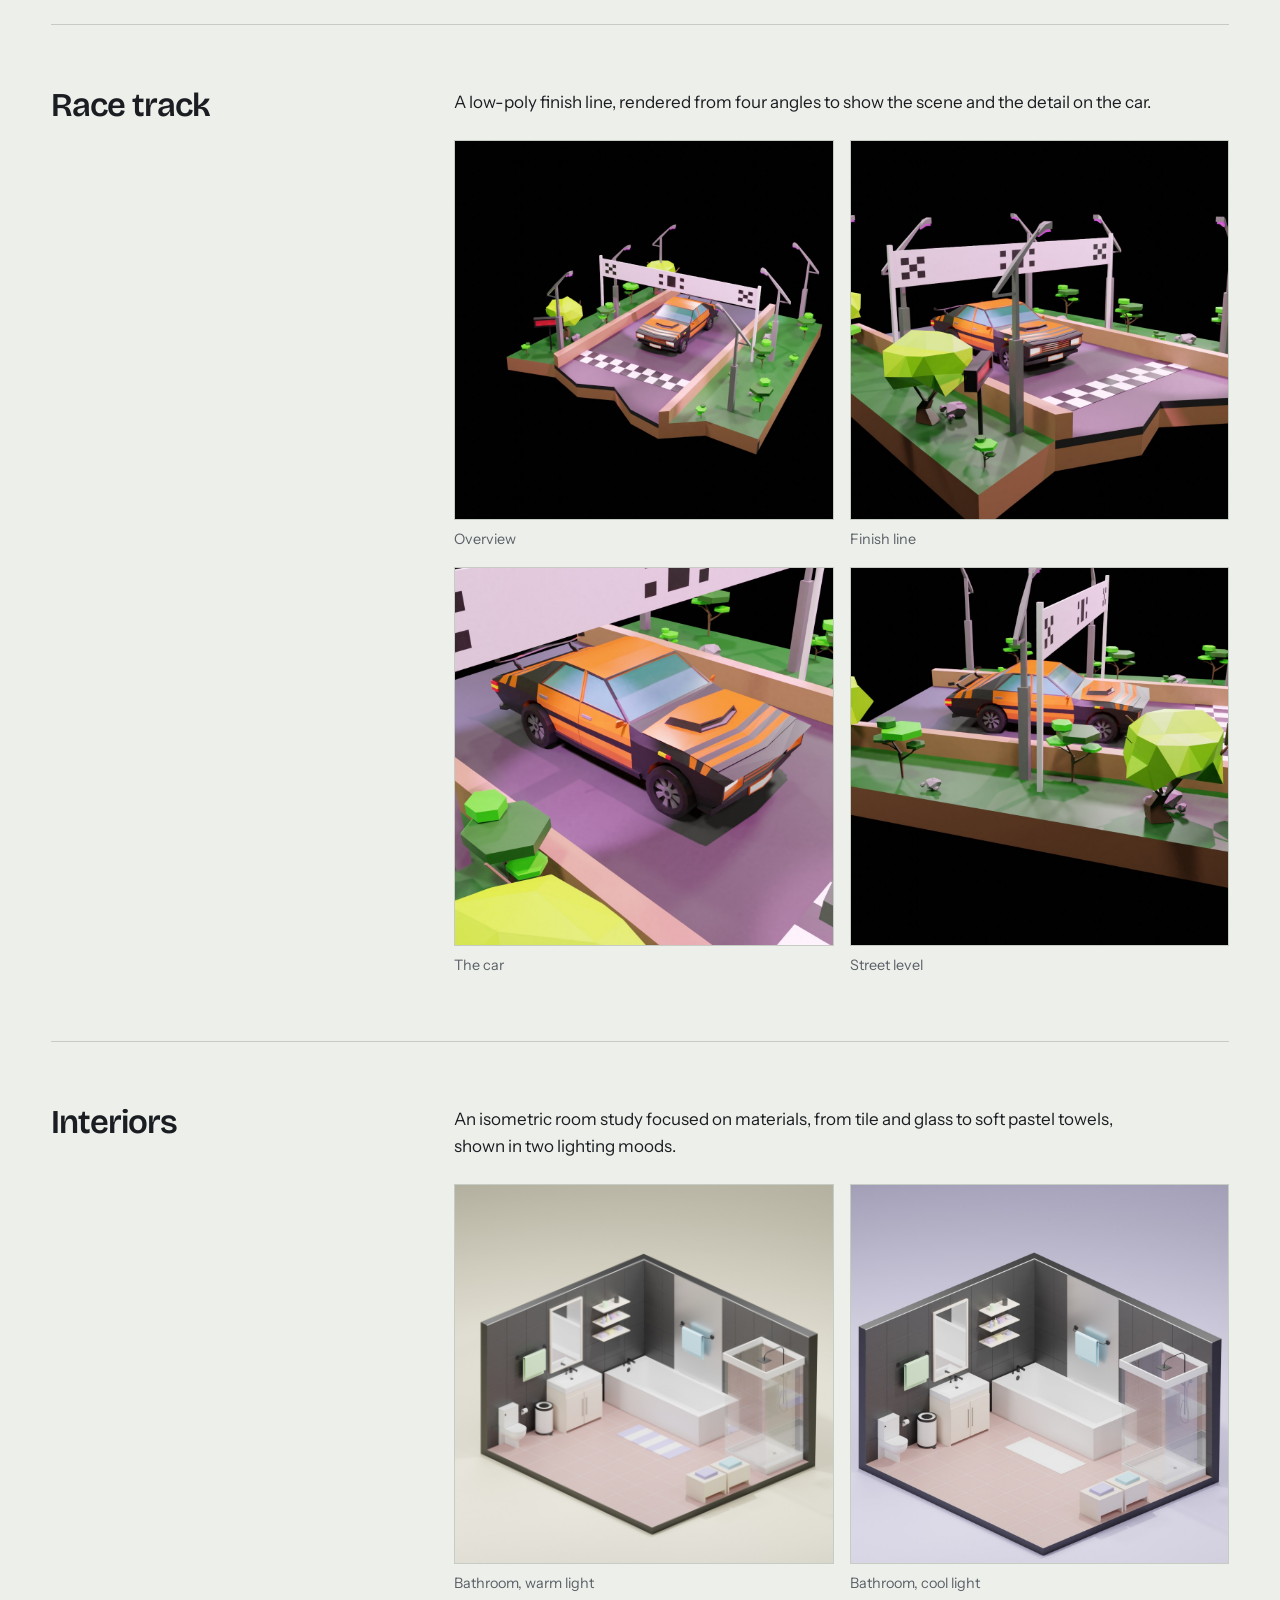
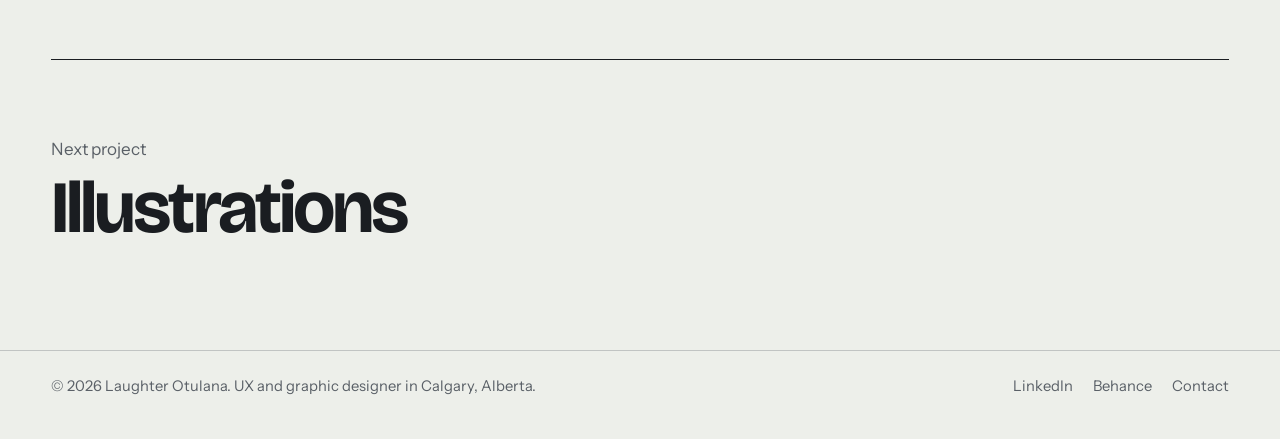
<file: work/3d-art.html>
<!DOCTYPE html>
<html lang="en">
<head>
<meta charset="utf-8">
<meta name="viewport" content="width=device-width, initial-scale=1">
<title>3D art, Laughter Otulana</title>
<meta name="description" content="A collection of 3D work exploring form, light and material.">
<meta property="og:title" content="3D art, Laughter Otulana">
<meta property="og:description" content="A collection of 3D work exploring form, light and material."><meta property="og:image" content="../assets/img/3d-art/thumbnail.jpg">
<link rel="icon" type="image/png" href="../assets/img/favicon.png">
<link rel="preconnect" href="https://fonts.googleapis.com"><link rel="preconnect" href="https://fonts.gstatic.com" crossorigin><link href="https://fonts.googleapis.com/css2?family=Bricolage+Grotesque:opsz,wght@12..96,400..800&family=Instrument+Sans:wght@400..700&display=swap" rel="stylesheet">
<link rel="stylesheet" href="../css/style.css">
</head>
<body>
<a class="skip" href="#main">Skip to content</a>
<header class="site-head"><div class="wrap">
<a class="brand" href="../index.html"><img class="logo" src="../assets/img/logo.png" alt="" width="34" height="40"><span class="full">Laughter Otulana</span></a>
<nav class="nav" aria-label="Main"><a href="../index.html#work" aria-current="page">Work</a><a href="../about.html">About</a><a href="../contact.html">Contact</a></nav>
</div></header>
<main id="main"><div class="wrap">
<header class="case-head">
<a class="back" href="../index.html#work">All work</a>
<h1 class="case-title">3D art</h1>
<p class="case-sum">A collection of 3D work exploring form, light and material.</p>
<dl class="titleblock"><div><dt>Discipline</dt><dd>3D modelling and rendering</dd></div><div><dt>Tools</dt><dd>Blender</dd></div></dl>
</header>
<section class="chapter"><h2>Characters</h2><div class="body"><p>Stylised characters with bold proportions, built to explore texture, from knitted fabric to soft, fluffy hair.</p><div class="shots three"><figure class="fit"><div class="media "><div class="ph"><span>Funky Man</span></div><img src="../assets/img/3d-art/funky-man.jpg" alt="A tall 3D character in purple sunglasses, a pink knitted jumper with a white scarf, gold jewellery and striped socks, on a blue background" loading="lazy" decoding="async"></div><figcaption>Funky Man</figcaption></figure><figure class="fit"><div class="media "><div class="ph"><span>Taking it easy</span></div><img src="../assets/img/3d-art/relaxing.jpg" alt="A 3D character with white hair lying back on a woven rug, with soft hills, low-poly trees and clouds behind" loading="lazy" decoding="async"></div><figcaption>Taking it easy</figcaption></figure><figure class="fit"><div class="media "><div class="ph"><span>Goblin</span></div><img src="../assets/img/3d-art/little-monster.jpg" alt="Goblin, a small green 3D creature with big green eyes, gold horns and hoop earrings, a knitted green outfit and an orange belt, on a purple background" loading="lazy" decoding="async"></div><figcaption>Goblin</figcaption></figure></div></div></section>
<section class="chapter"><h2>Dioramas</h2><div class="body"><p>Small, self-contained scenes where lighting and detail tell the story.</p><div class="shots"><figure class="fit"><div class="media "><div class="ph"><span>Modern house</span></div><img src="../assets/img/3d-art/modern-house.jpg" alt="A low-poly diorama of a modern multi-storey house at night, with an orange car in the carport and trees around the walled plot" loading="lazy" decoding="async"></div><figcaption>Modern house</figcaption></figure><figure class="fit"><div class="media "><div class="ph"><span>BMO fan redesign</span></div><img src="../assets/img/3d-art/bmo-redesign.jpg" alt="A fan redesign of BMO from Adventure Time, sitting in a grassy diorama with bees, butterflies and rocks" loading="lazy" decoding="async"></div><figcaption>BMO fan redesign</figcaption></figure></div></div></section>
<section class="chapter"><h2>Race track</h2><div class="body"><p>A low-poly finish line, rendered from four angles to show the scene and the detail on the car.</p><div class="shots"><figure class="fit"><div class="media "><div class="ph"><span>Overview</span></div><img src="../assets/img/3d-art/race-track.jpg" alt="A low-poly race track diorama with a finish-line gantry, street lights, trees and an orange and black car" loading="lazy" decoding="async"></div><figcaption>Overview</figcaption></figure><figure class="fit"><div class="media "><div class="ph"><span>Finish line</span></div><img src="../assets/img/3d-art/race-track-2.jpg" alt="Closer view of the race track from the side, with the car under the finish-line gantry" loading="lazy" decoding="async"></div><figcaption>Finish line</figcaption></figure><figure class="fit"><div class="media "><div class="ph"><span>The car</span></div><img src="../assets/img/3d-art/race-track-car.jpg" alt="Close-up of the low-poly orange and black car with racing stripes and a rear spoiler" loading="lazy" decoding="async"></div><figcaption>The car</figcaption></figure><figure class="fit"><div class="media "><div class="ph"><span>Street level</span></div><img src="../assets/img/3d-art/race-track-3.jpg" alt="Side view of the race track at ground level, with trees and street lights" loading="lazy" decoding="async"></div><figcaption>Street level</figcaption></figure></div></div></section>
<section class="chapter"><h2>Interiors</h2><div class="body"><p>An isometric room study focused on materials, from tile and glass to soft pastel towels, shown in two lighting moods.</p><div class="shots"><figure class="fit"><div class="media "><div class="ph"><span>Bathroom</span></div><img src="../assets/img/3d-art/bathroom.jpg" alt="An isometric 3D bathroom with dark grey tiled walls, a pink tiled floor, a bathtub, glass shower, vanity, mirror, shelves and pastel towels" loading="lazy" decoding="async"></div><figcaption>Bathroom, warm light</figcaption></figure><figure class="fit"><div class="media "><div class="ph"><span>Bathroom</span></div><img src="../assets/img/3d-art/bathroom-2.jpg" alt="The same isometric bathroom in cooler lilac light, with a plain white bath mat" loading="lazy" decoding="async"></div><figcaption>Bathroom, cool light</figcaption></figure></div></div></section>
<a class="next" href="illustrations.html"><span>Next project</span><b>Illustrations</b></a>
</div></main>
<footer class="site-foot"><div class="wrap">
<span>© <span data-year>2026</span> Laughter Otulana. UX and graphic designer in Calgary, Alberta.</span>
<nav aria-label="Social"><a href="https://www.linkedin.com/in/laughter-otulana-2809b318a/">LinkedIn</a><a href="https://www.behance.net/laughteoluwase">Behance</a><a href="../contact.html">Contact</a></nav>
</div></footer>
<script src="../js/main.js"></script>
</body>
</html>
</file>
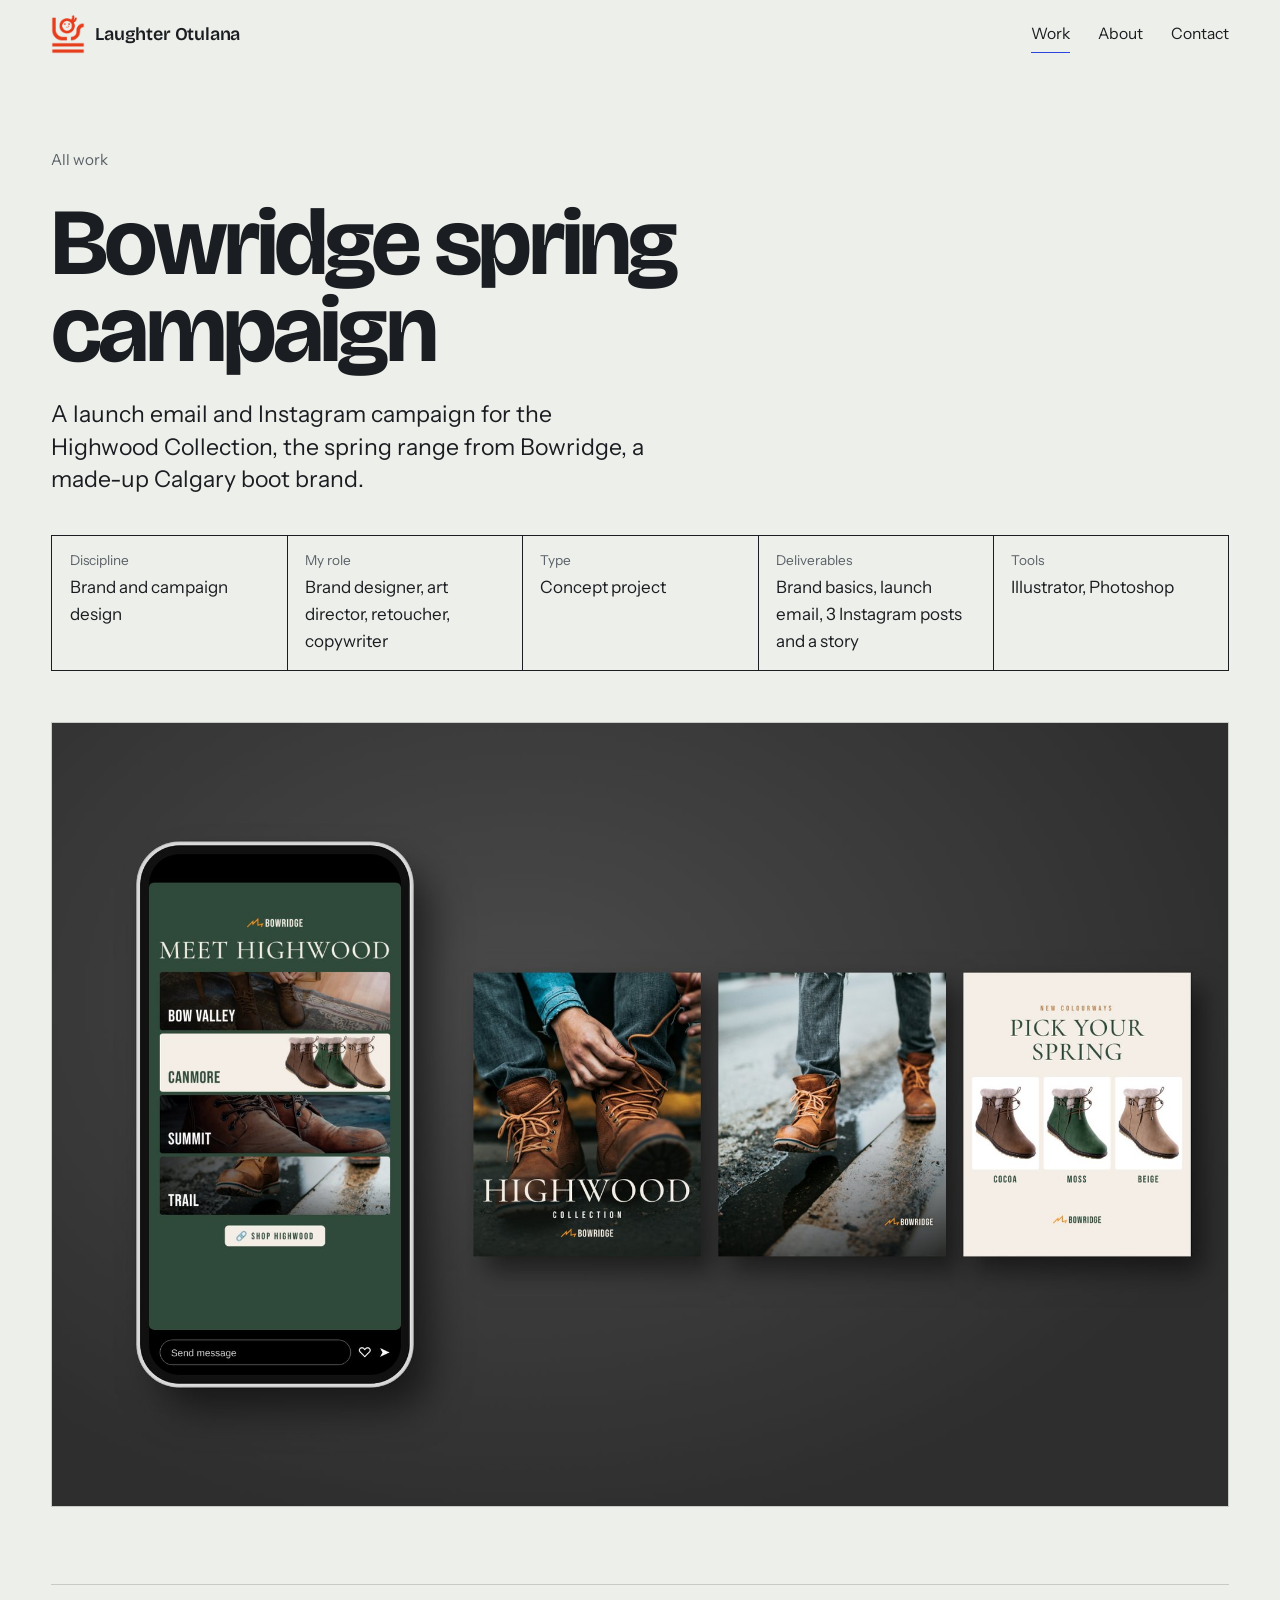
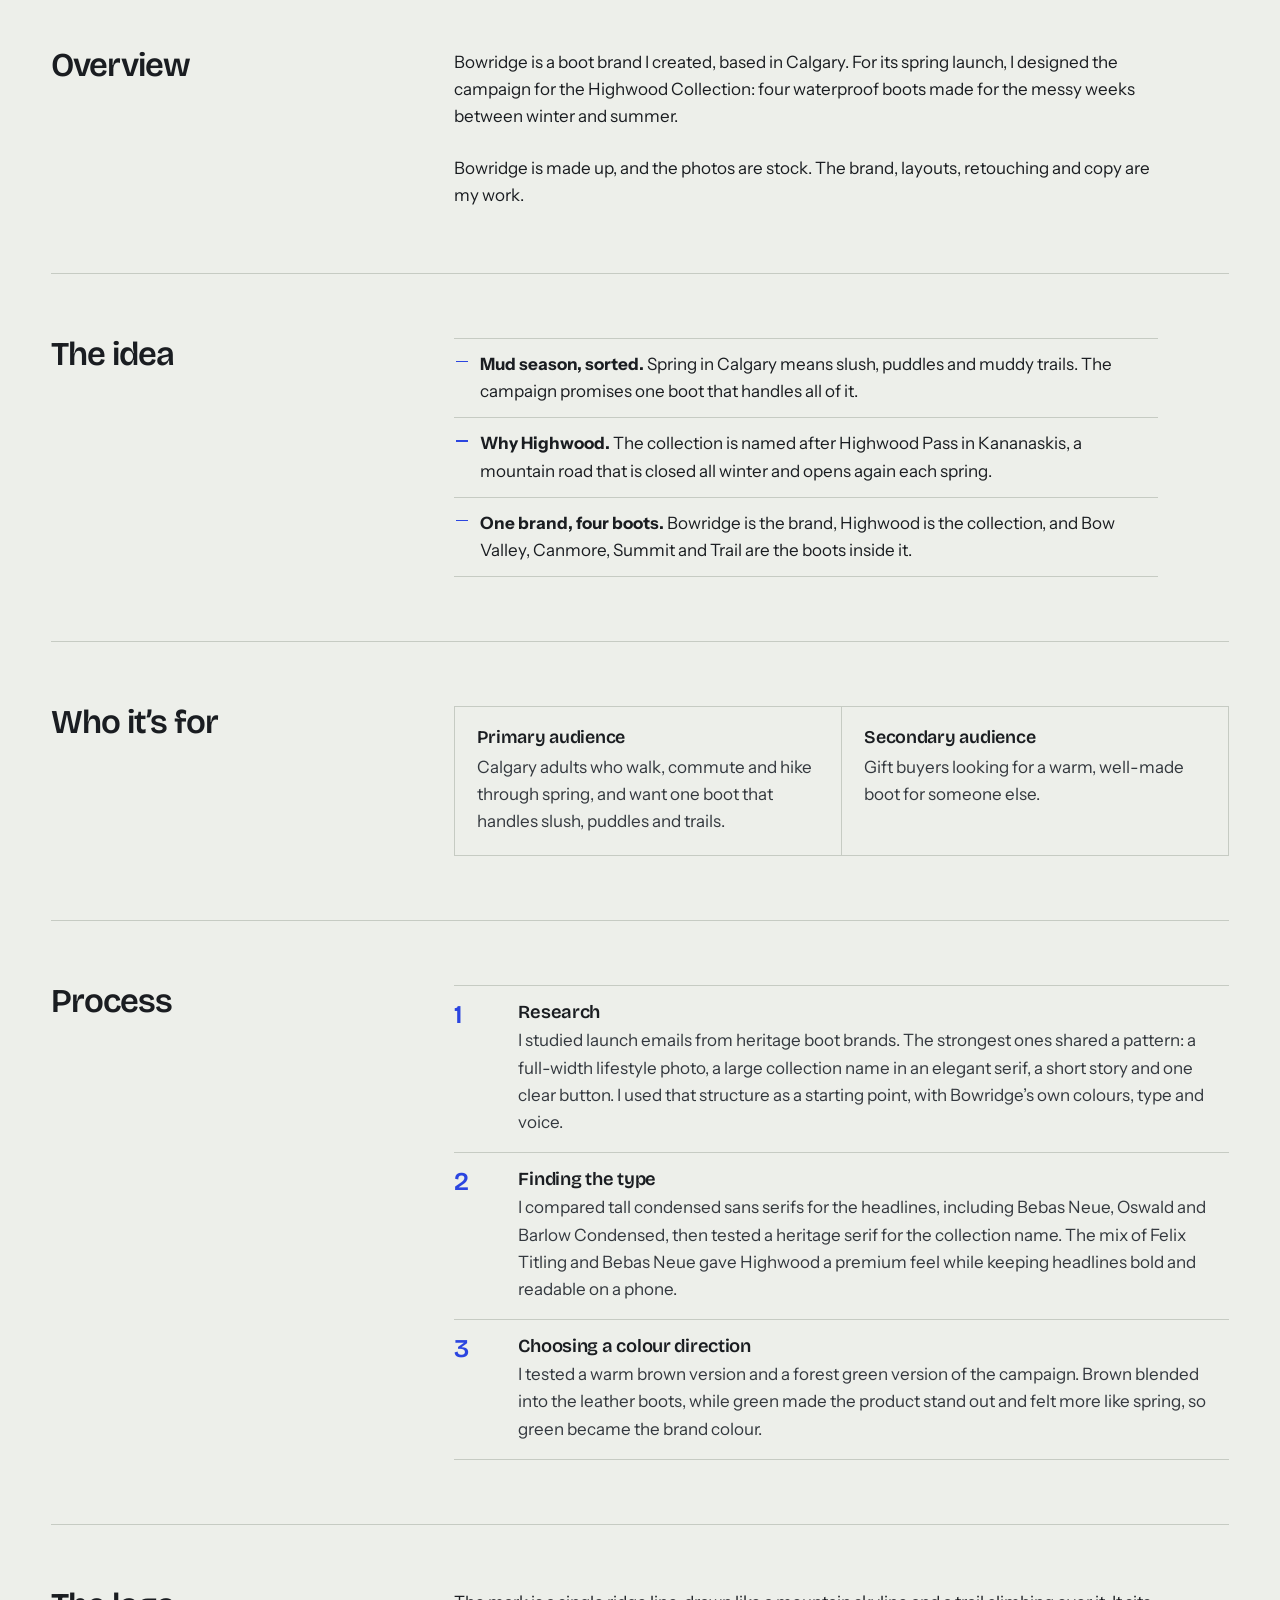
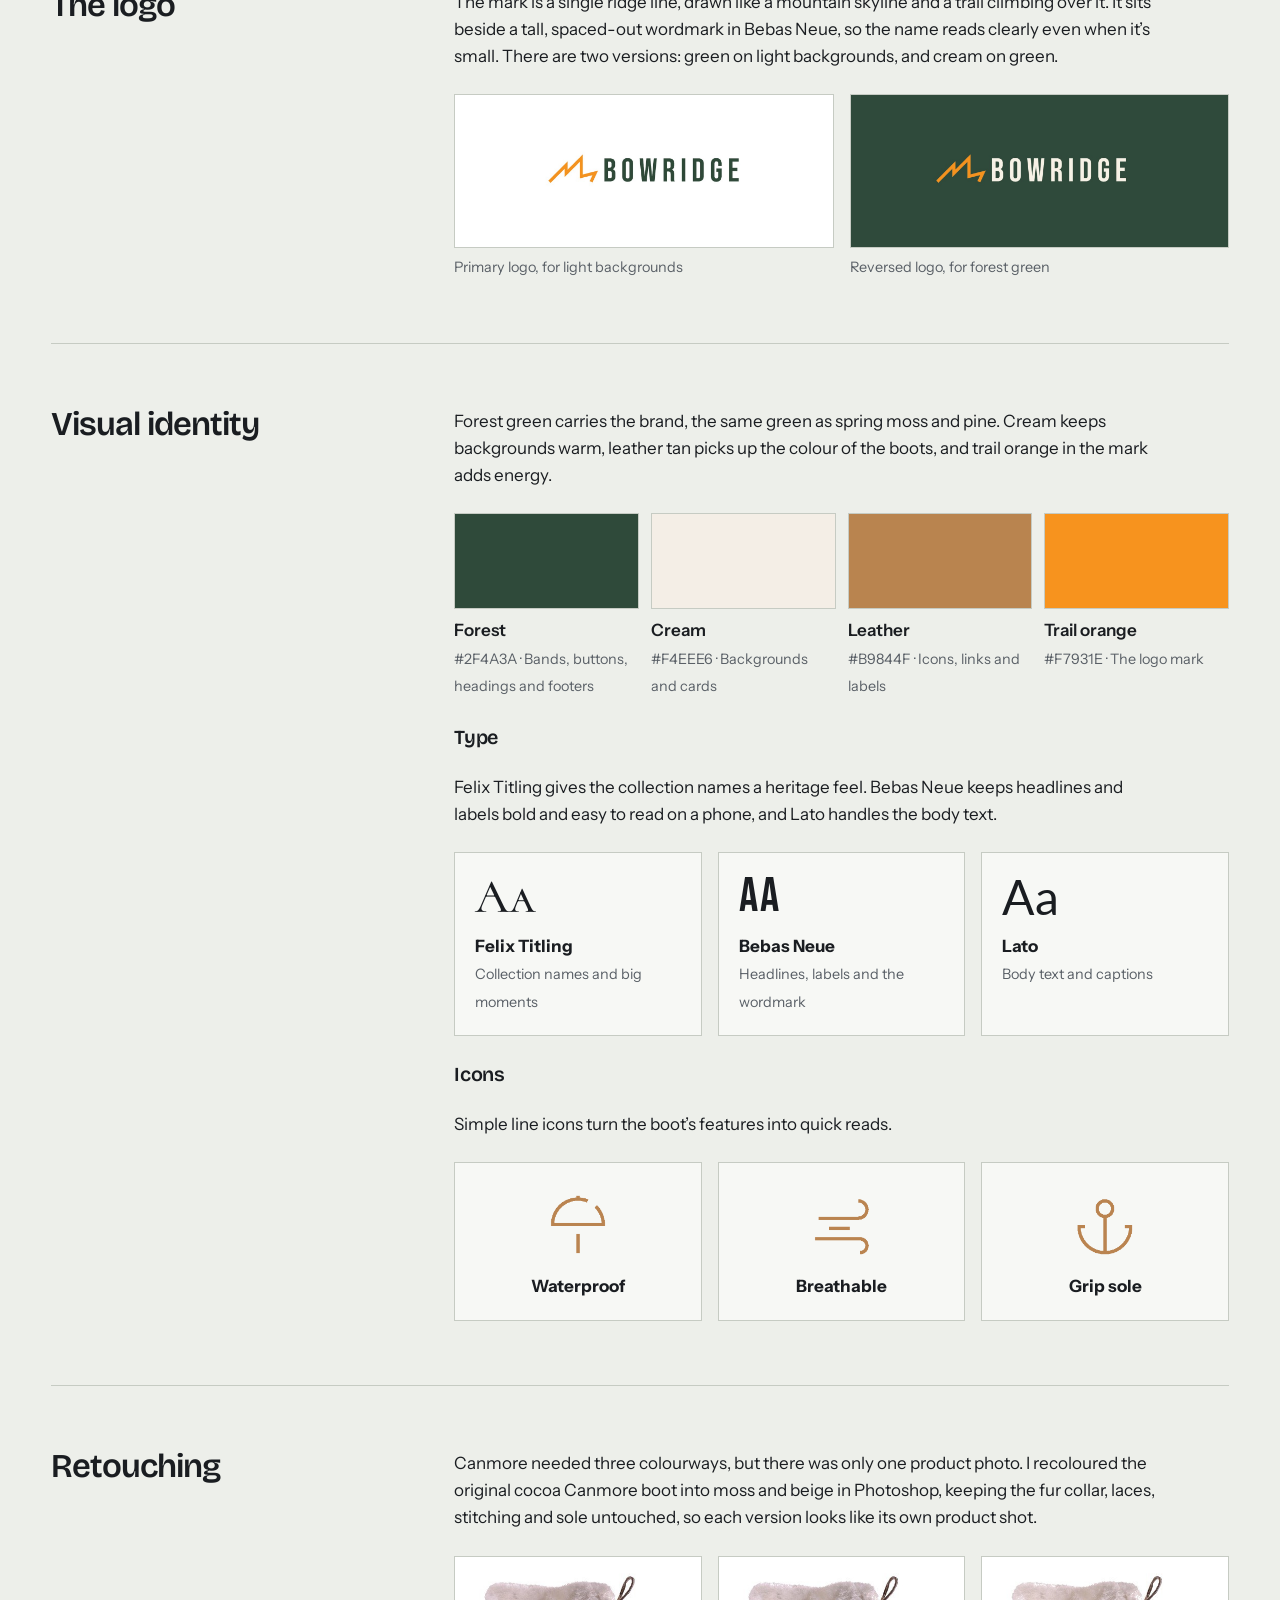
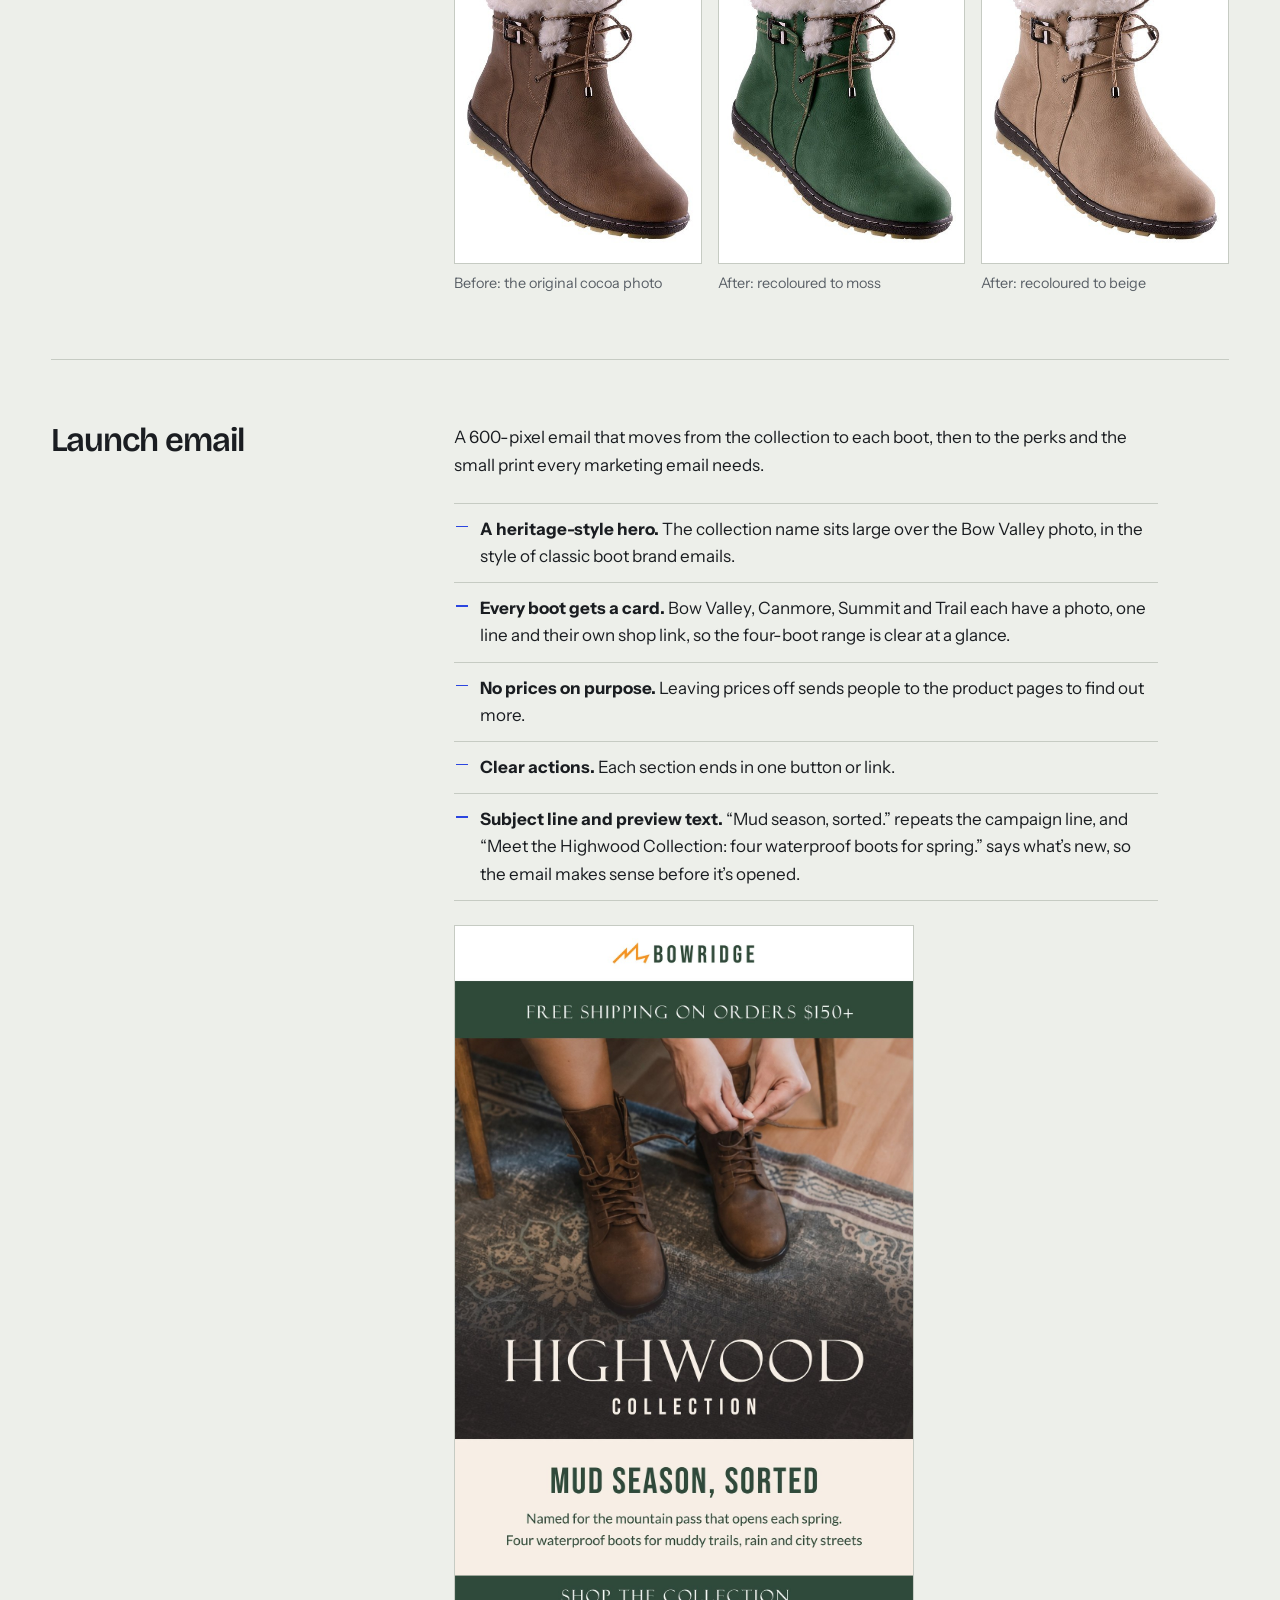
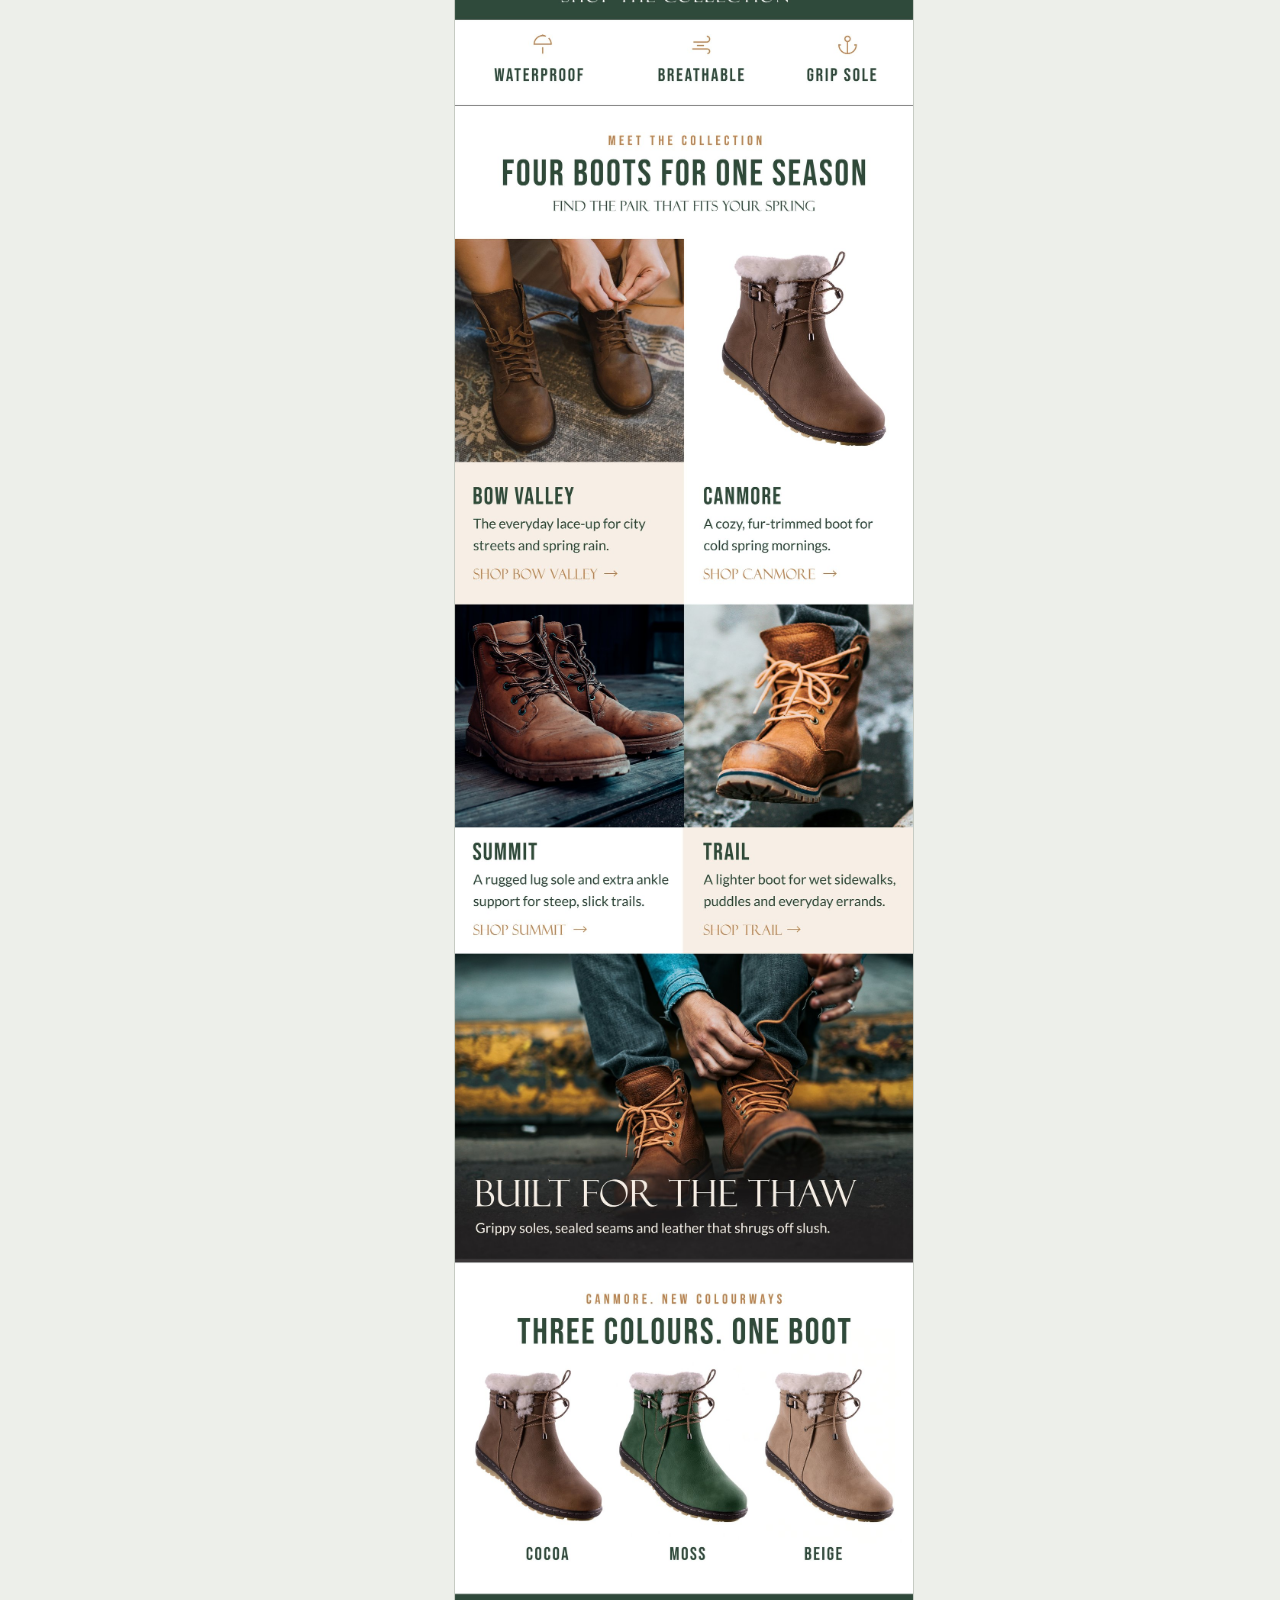
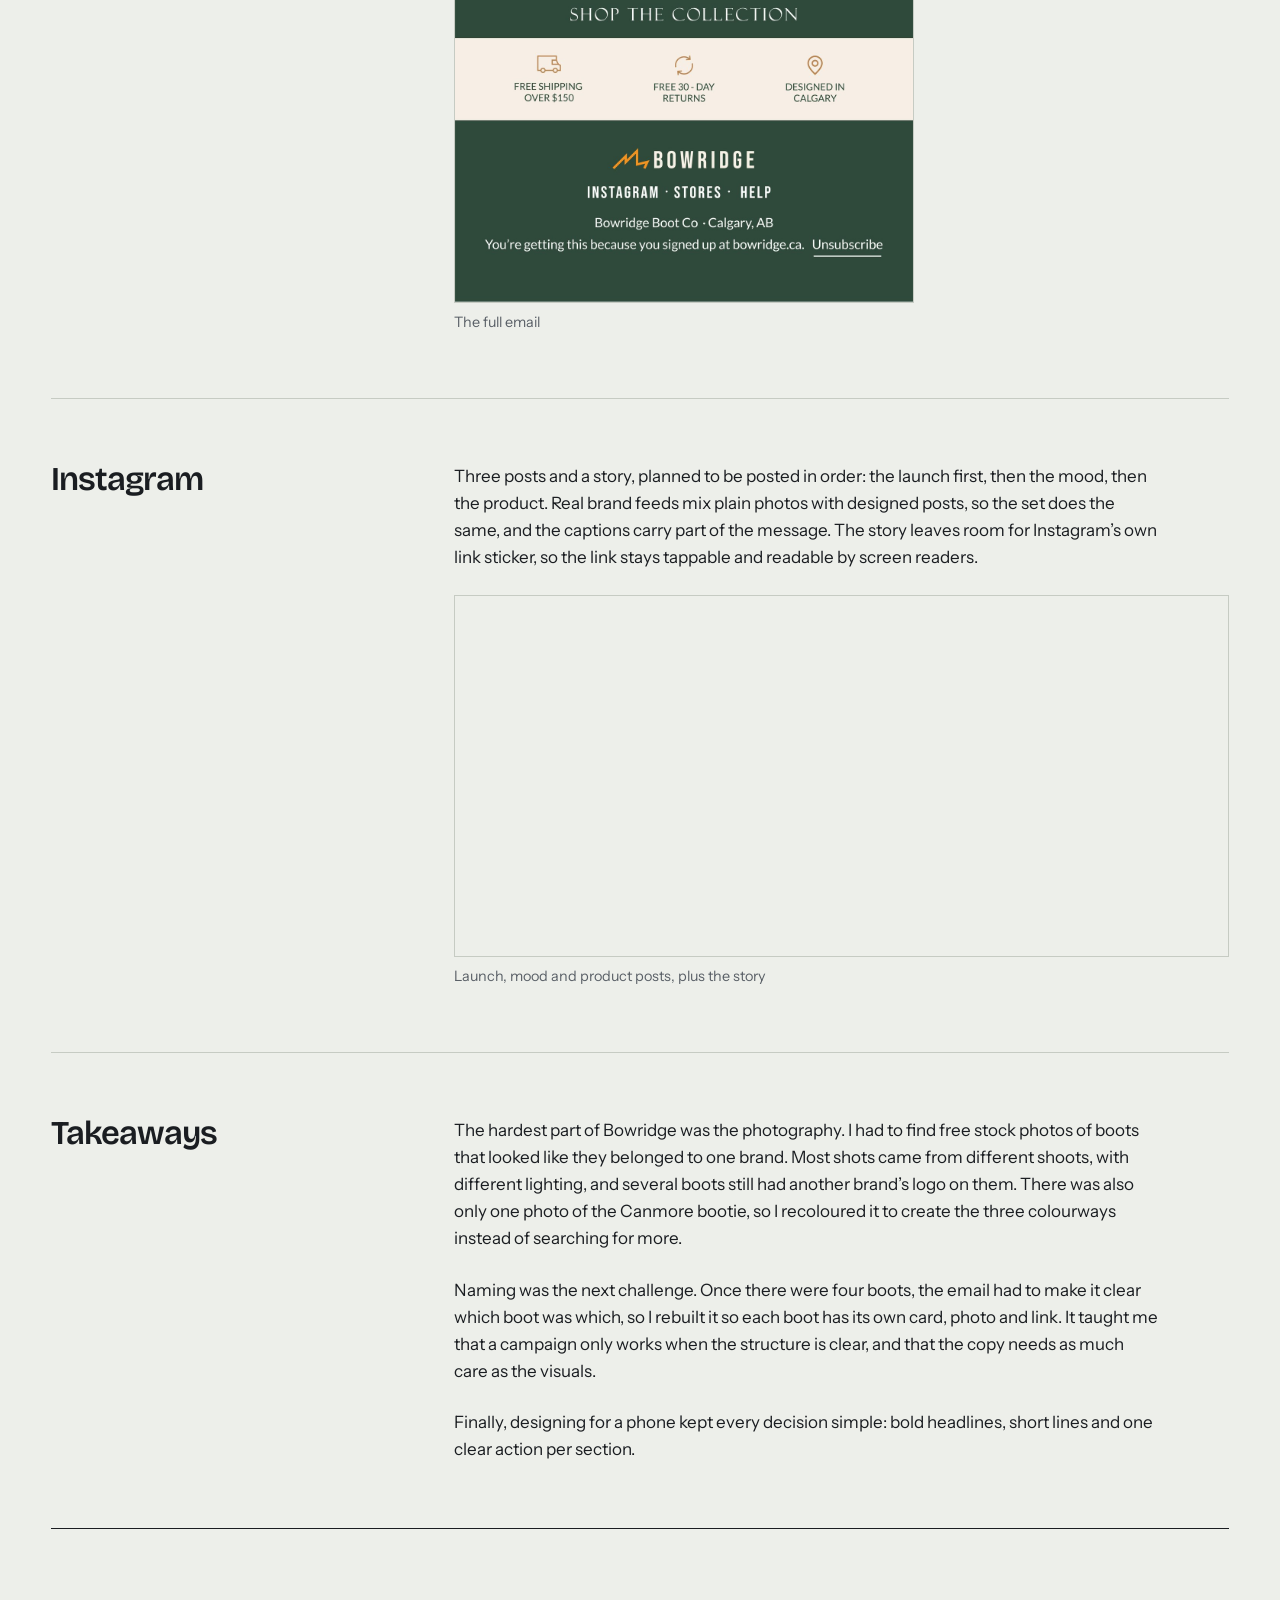
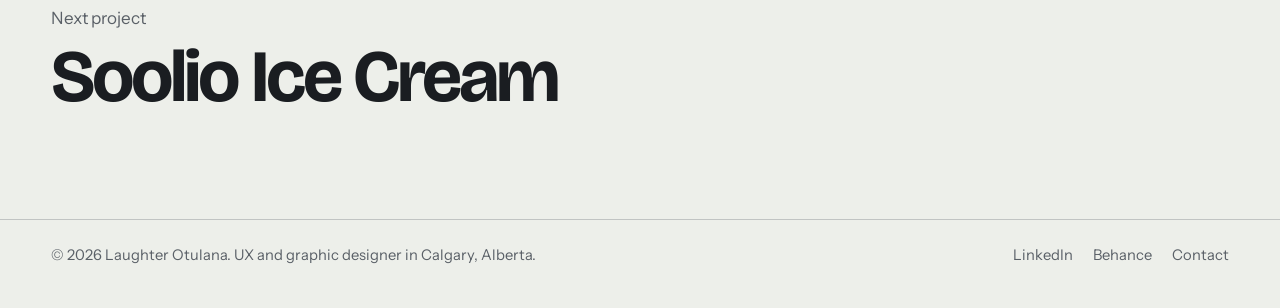
<file: work/bowridge.html>
<!DOCTYPE html>
<html lang="en">
<head>
<meta charset="utf-8">
<meta name="viewport" content="width=device-width, initial-scale=1">
<title>Bowridge spring campaign, Laughter Otulana</title>
<meta name="description" content="A launch email and Instagram campaign for the Highwood Collection, the spring range from Bowridge, a made-up Calgary boot brand.">
<meta property="og:title" content="Bowridge spring campaign, Laughter Otulana">
<meta property="og:description" content="A launch email and Instagram campaign for the Highwood Collection, the spring range from Bowridge, a made-up Calgary boot brand."><meta property="og:image" content="../assets/img/bowridge/thumbnail.jpg">
<link rel="icon" type="image/png" href="../assets/img/favicon.png">
<link rel="preconnect" href="https://fonts.googleapis.com"><link rel="preconnect" href="https://fonts.gstatic.com" crossorigin><link href="https://fonts.googleapis.com/css2?family=Bricolage+Grotesque:opsz,wght@12..96,400..800&family=Instrument+Sans:wght@400..700&family=Bebas+Neue&family=Cormorant+SC:wght@500&family=Lato:wght@400;700&display=swap" rel="stylesheet">
<link rel="stylesheet" href="../css/style.css">
<style>
@media (max-width:600px){
.bw-sw{display:flex!important;flex-direction:column;gap:12px}
.bw-sw div{width:auto;display:grid;grid-template-columns:72px 1fr;column-gap:16px;align-items:center}
.bw-sw i{grid-row:1/3;height:72px}
.bw-sw b{margin-top:0}
.icons-set{grid-template-columns:1fr!important}
.icons-set div{display:flex;align-items:center;gap:18px;text-align:left!important}
.icons-set img{margin:0!important;width:48px;height:48px}
.icons-set b{margin-top:0}
.shots.three{grid-template-columns:1fr}
}
</style>
</head>
<body>
<a class="skip" href="#main">Skip to content</a>
<header class="site-head"><div class="wrap">
<a class="brand" href="../index.html"><img class="logo" src="../assets/img/logo.png" alt="" width="34" height="40"><span class="full">Laughter Otulana</span></a>
<nav class="nav" aria-label="Main"><a href="../index.html#work" aria-current="page">Work</a><a href="../about.html">About</a><a href="../contact.html">Contact</a></nav>
</div></header>
<main id="main"><div class="wrap">
<header class="case-head">
<a class="back" href="../index.html#work">All work</a>
<h1 class="case-title">Bowridge spring campaign</h1>
<p class="case-sum">A launch email and Instagram campaign for the Highwood Collection, the spring range from Bowridge, a made-up Calgary boot brand.</p>
<dl class="titleblock"><div><dt>Discipline</dt><dd>Brand and campaign design</dd></div><div><dt>My role</dt><dd>Brand designer, art director, retoucher, copywriter</dd></div><div><dt>Type</dt><dd>Concept project</dd></div><div><dt>Deliverables</dt><dd>Brand basics, launch email, 3 Instagram posts and a story</dd></div><div><dt>Tools</dt><dd>Illustrator, Photoshop</dd></div></dl>
</header>
<div class="media cover hero-img"><div class="ph"><span>Bowridge spring campaign</span></div><img src="../assets/img/bowridge/campaign-mockup.jpg" alt="The Highwood campaign: an Instagram story on a phone, beside three Instagram posts" decoding="async"></div>
<section class="chapter"><h2>Overview</h2><div class="body"><p>Bowridge is a boot brand I created, based in Calgary. For its spring launch, I designed the campaign for the Highwood Collection: four waterproof boots made for the messy weeks between winter and summer.</p><p>Bowridge is made up, and the photos are stock. The brand, layouts, retouching and copy are my work.</p></div></section>
<section class="chapter"><h2>The idea</h2><div class="body"><ul class="bul"><li><b>Mud season, sorted.</b> Spring in Calgary means slush, puddles and muddy trails. The campaign promises one boot that handles all of it.</li><li><b>Why Highwood.</b> The collection is named after Highwood Pass in Kananaskis, a mountain road that is closed all winter and opens again each spring.</li><li><b>One brand, four boots.</b> Bowridge is the brand, Highwood is the collection, and Bow Valley, Canmore, Summit and Trail are the boots inside it.</li></ul></div></section>
<section class="chapter"><h2>Who it’s for</h2><div class="body"><div class="pairs"><div><h3>Primary audience</h3><p>Calgary adults who walk, commute and hike through spring, and want one boot that handles slush, puddles and trails.</p></div><div><h3>Secondary audience</h3><p>Gift buyers looking for a warm, well-made boot for someone else.</p></div></div></div></section>
<section class="chapter"><h2>Process</h2><div class="body"><ol class="steps">
<li><h3>Research</h3><p>I studied launch emails from heritage boot brands. The strongest ones shared a pattern: a full-width lifestyle photo, a large collection name in an elegant serif, a short story and one clear button. I used that structure as a starting point, with Bowridge’s own colours, type and voice.</p></li>
<li><h3>Finding the type</h3><p>I compared tall condensed sans serifs for the headlines, including Bebas Neue, Oswald and Barlow Condensed, then tested a heritage serif for the collection name. The mix of Felix Titling and Bebas Neue gave Highwood a premium feel while keeping headlines bold and readable on a phone.</p></li>
<li><h3>Choosing a colour direction</h3><p>I tested a warm brown version and a forest green version of the campaign. Brown blended into the leather boots, while green made the product stand out and felt more like spring, so green became the brand colour.</p></li>
</ol></div></section>
<section class="chapter"><h2>The logo</h2><div class="body"><p>The mark is a single ridge line, drawn like a mountain skyline and a trail climbing over it. It sits beside a tall, spaced-out wordmark in Bebas Neue, so the name reads clearly even when it’s small. There are two versions: green on light backgrounds, and cream on green.</p><div class="shots"><figure class="fit"><div class="media "><div class="ph"><span>Logo on light</span></div><img src="../assets/img/bowridge/logo-white.jpg" alt="Bowridge logo: an orange ridge-line mark beside the word Bowridge in dark green, on white" loading="lazy" decoding="async"></div><figcaption>Primary logo, for light backgrounds</figcaption></figure><figure class="fit"><div class="media "><div class="ph"><span>Logo on green</span></div><img src="../assets/img/bowridge/logo-green.jpg" alt="Bowridge logo with the wordmark in cream, on forest green" loading="lazy" decoding="async"></div><figcaption>Reversed logo, for forest green</figcaption></figure></div></div></section>
<section class="chapter"><h2>Visual identity</h2><div class="body"><p>Forest green carries the brand, the same green as spring moss and pine. Cream keeps backgrounds warm, leather tan picks up the colour of the boots, and trail orange in the mark adds energy.</p>
<div class="swatches five bw-sw" style="grid-template-columns:repeat(4,1fr)"><div><i style="background:#2F4A3A"></i><b>Forest</b><span>#2F4A3A · Bands, buttons, headings and footers</span></div><div><i style="background:#F4EEE6"></i><b>Cream</b><span>#F4EEE6 · Backgrounds and cards</span></div><div><i style="background:#B9844F"></i><b>Leather</b><span>#B9844F · Icons, links and labels</span></div><div><i style="background:#F7931E"></i><b>Trail orange</b><span>#F7931E · The logo mark</span></div></div>
<h3 style="margin-top:28px">Type</h3><p>Felix Titling gives the collection names a heritage feel. Bebas Neue keeps headlines and labels bold and easy to read on a phone, and Lato handles the body text.</p>
<div class="specimens" style="grid-template-columns:repeat(auto-fill,minmax(220px,1fr))"><div><div class="aa" style="font-family:'Felix Titling','Cormorant SC',serif;font-weight:500">Aa</div><b>Felix Titling</b><span>Collection names and big moments</span></div><div><div class="aa" style="font-family:'Bebas Neue',sans-serif;letter-spacing:.04em">Aa</div><b>Bebas Neue</b><span>Headlines, labels and the wordmark</span></div><div><div class="aa" style="font-family:'Lato',sans-serif">Aa</div><b>Lato</b><span>Body text and captions</span></div></div>
<h3 style="margin-top:28px">Icons</h3><p>Simple line icons turn the boot’s features into quick reads.</p><div class="specimens icons-set" style="grid-template-columns:repeat(3,1fr)"><div style="text-align:center"><img src="../assets/img/bowridge/icon-waterproof.png" alt="" width="72" height="72" style="display:block;margin:6px auto 0"><b>Waterproof</b></div><div style="text-align:center"><img src="../assets/img/bowridge/icon-breathable.png" alt="" width="72" height="72" style="display:block;margin:6px auto 0"><b>Breathable</b></div><div style="text-align:center"><img src="../assets/img/bowridge/icon-grip.png" alt="" width="72" height="72" style="display:block;margin:6px auto 0"><b>Grip sole</b></div></div></div></section>
<section class="chapter"><h2>Retouching</h2><div class="body"><p>Canmore needed three colourways, but there was only one product photo. I recoloured the original cocoa Canmore boot into moss and beige in Photoshop, keeping the fur collar, laces, stitching and sole untouched, so each version looks like its own product shot.</p><div class="shots three"><figure class="fit"><div class="media "><div class="ph"><span>Cocoa</span></div><img src="../assets/img/bowridge/colour-cocoa.jpg" alt="Ankle boot with a fur collar in cocoa brown" loading="lazy" decoding="async"></div><figcaption>Before: the original cocoa photo</figcaption></figure><figure class="fit"><div class="media "><div class="ph"><span>Moss</span></div><img src="../assets/img/bowridge/colour-moss.jpg" alt="The same boot recoloured moss green" loading="lazy" decoding="async"></div><figcaption>After: recoloured to moss</figcaption></figure><figure class="fit"><div class="media "><div class="ph"><span>Beige</span></div><img src="../assets/img/bowridge/colour-beige.jpg" alt="The same boot recoloured beige" loading="lazy" decoding="async"></div><figcaption>After: recoloured to beige</figcaption></figure></div></div></section>
<section class="chapter"><h2>Launch email</h2><div class="body"><p>A 600-pixel email that moves from the collection to each boot, then to the perks and the small print every marketing email needs.</p><ul class="bul"><li><b>A heritage-style hero.</b> The collection name sits large over the Bow Valley photo, in the style of classic boot brand emails.</li><li><b>Every boot gets a card.</b> Bow Valley, Canmore, Summit and Trail each have a photo, one line and their own shop link, so the four-boot range is clear at a glance.</li><li><b>No prices on purpose.</b> Leaving prices off sends people to the product pages to find out more.</li><li><b>Clear actions.</b> Each section ends in one button or link.</li><li><b>Subject line and preview text.</b> “Mud season, sorted.” repeats the campaign line, and “Meet the Highwood Collection: four waterproof boots for spring.” says what’s new, so the email makes sense before it’s opened.</li></ul><div class="shots"><figure class="fit sketch"><div class="media "><div class="ph"><span>Launch email</span></div><img src="../assets/img/bowridge/newsletter.jpg" alt="The full Highwood launch email, from the Bowridge logo and hero photo down to the footer" loading="lazy" decoding="async"></div><figcaption>The full email</figcaption></figure></div></div></section>
<section class="chapter"><h2>Instagram</h2><div class="body"><p>Three posts and a story, planned to be posted in order: the launch first, then the mood, then the product. Real brand feeds mix plain photos with designed posts, so the set does the same, and the captions carry part of the message. The story leaves room for Instagram’s own link sticker, so the link stays tappable and readable by screen readers.</p><div class="shots"><figure class="fit wide"><div class="media "><div class="ph"><span>Instagram posts and story</span></div><img src="../assets/img/bowridge/instagram-posts.jpg" alt="Three Instagram posts with captions, a launch post, a puddle photo and a colourway card, beside a story that introduces the three boots" loading="lazy" decoding="async"></div><figcaption>Launch, mood and product posts, plus the story</figcaption></figure></div></div></section>
<section class="chapter"><h2>Takeaways</h2><div class="body"><p>The hardest part of Bowridge was the photography. I had to find free stock photos of boots that looked like they belonged to one brand. Most shots came from different shoots, with different lighting, and several boots still had another brand’s logo on them. There was also only one photo of the Canmore bootie, so I recoloured it to create the three colourways instead of searching for more.</p><p>Naming was the next challenge. Once there were four boots, the email had to make it clear which boot was which, so I rebuilt it so each boot has its own card, photo and link. It taught me that a campaign only works when the structure is clear, and that the copy needs as much care as the visuals.</p><p>Finally, designing for a phone kept every decision simple: bold headlines, short lines and one clear action per section.</p></div></section>
<a class="next" href="soolio-ice-cream.html"><span>Next project</span><b>Soolio Ice Cream</b></a>
</div></main>
<footer class="site-foot"><div class="wrap">
<span>© <span data-year>2026</span> Laughter Otulana. UX and graphic designer in Calgary, Alberta.</span>
<nav aria-label="Social"><a href="https://www.linkedin.com/in/laughter-otulana-2809b318a/">LinkedIn</a><a href="https://www.behance.net/laughteoluwase">Behance</a><a href="../contact.html">Contact</a></nav>
</div></footer>
<script src="../js/main.js"></script>
</body>
</html>
</file>
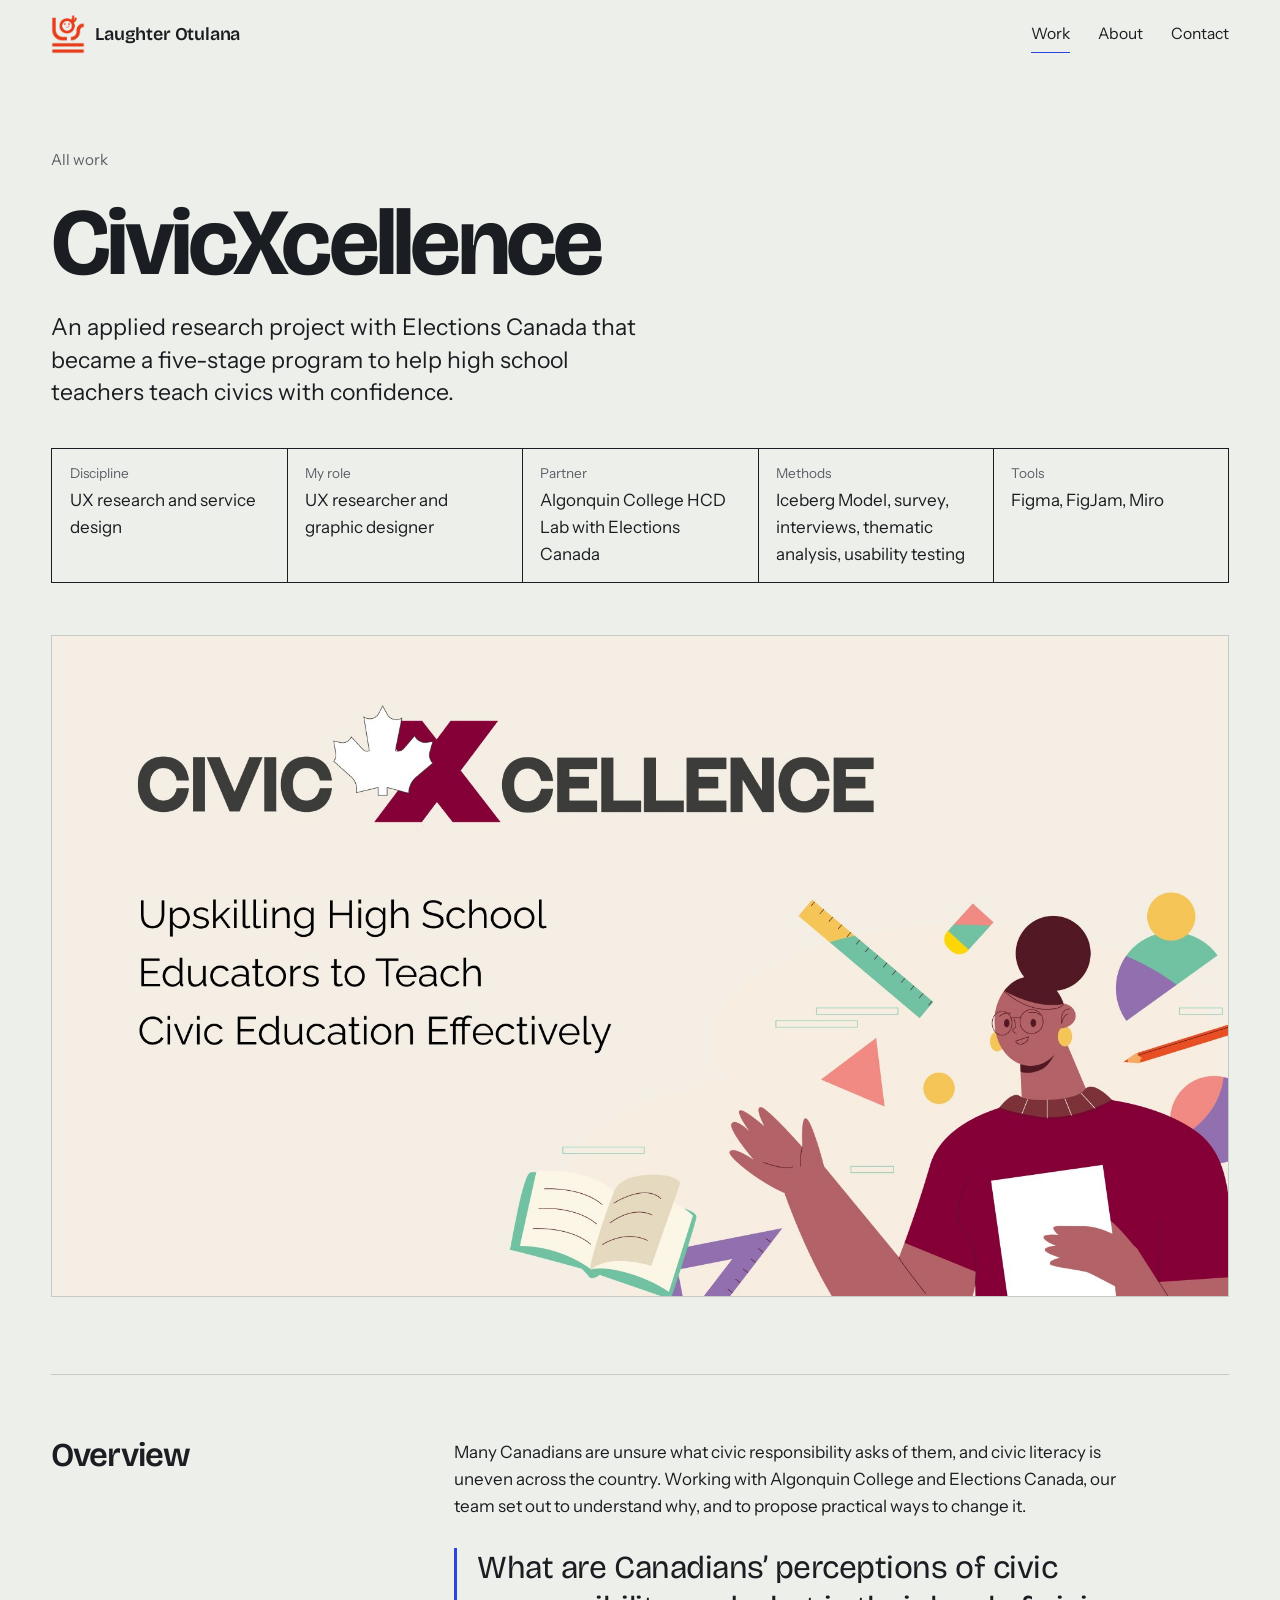
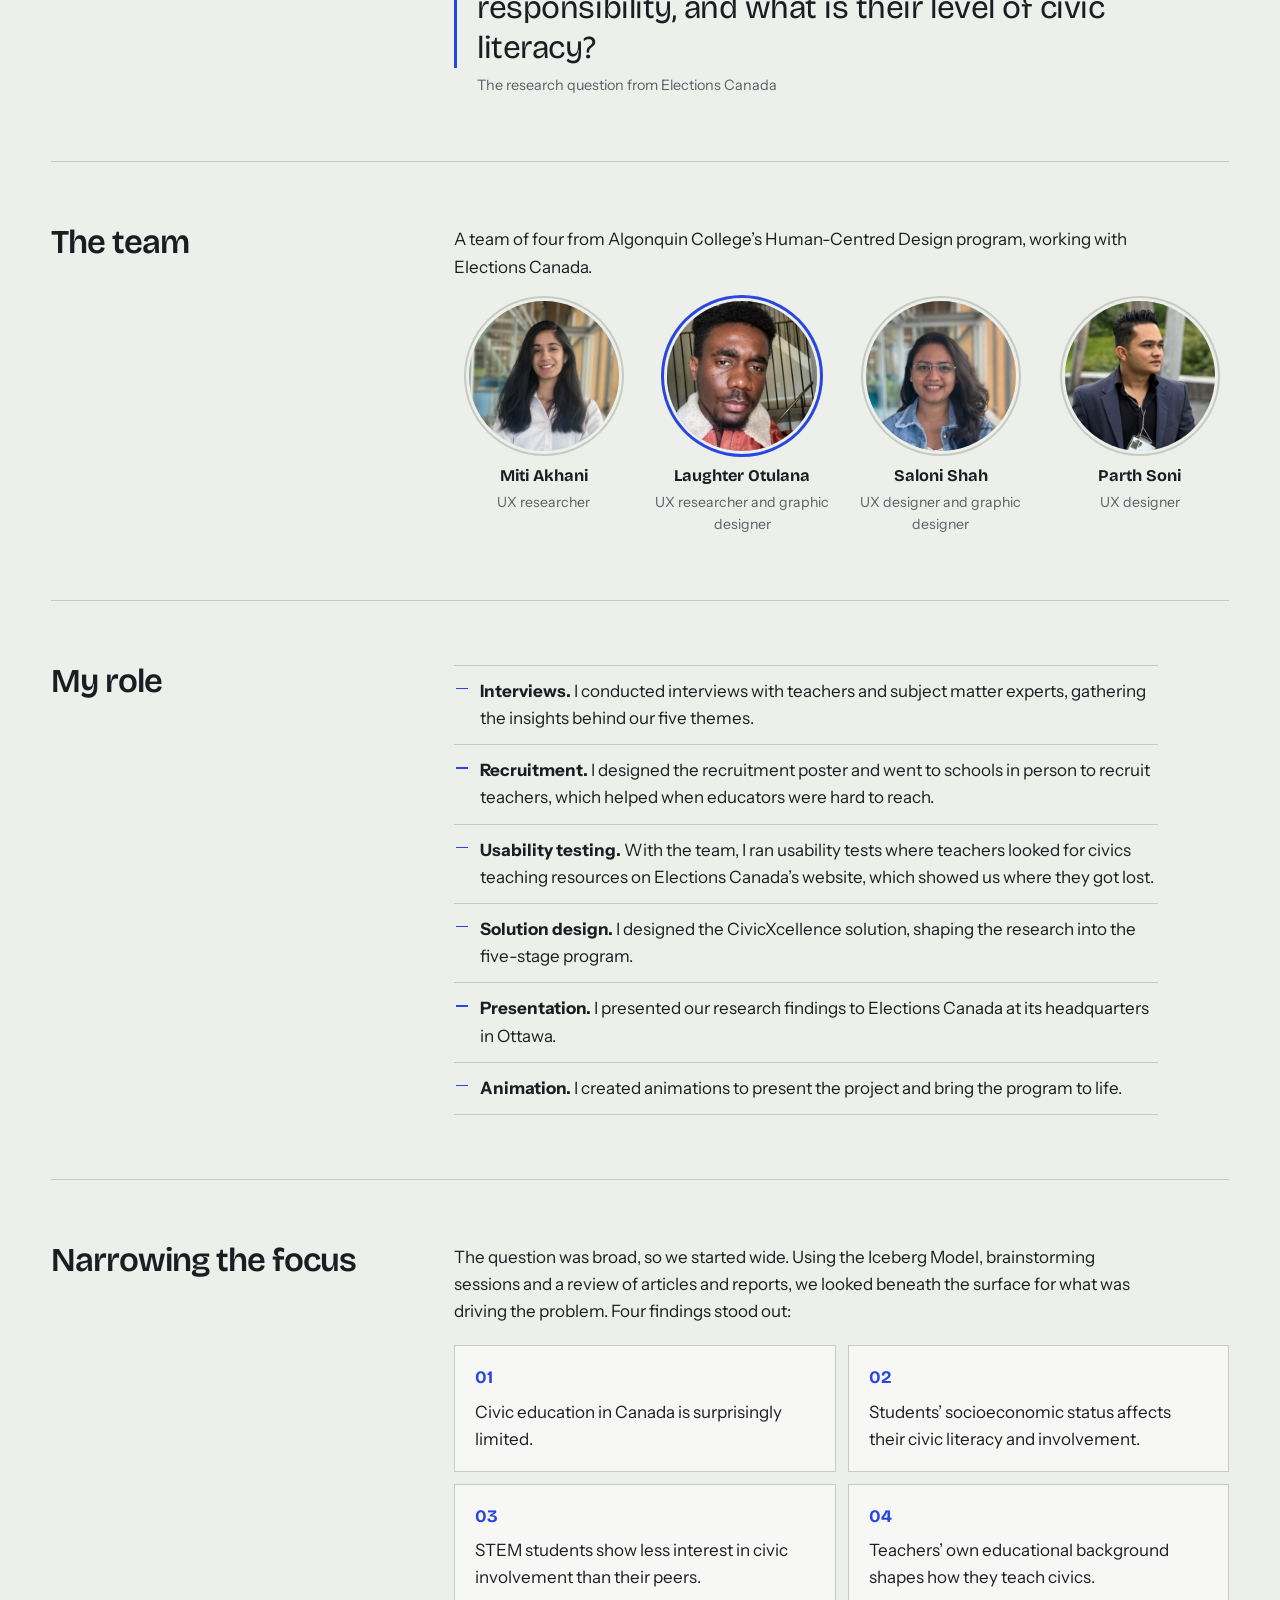
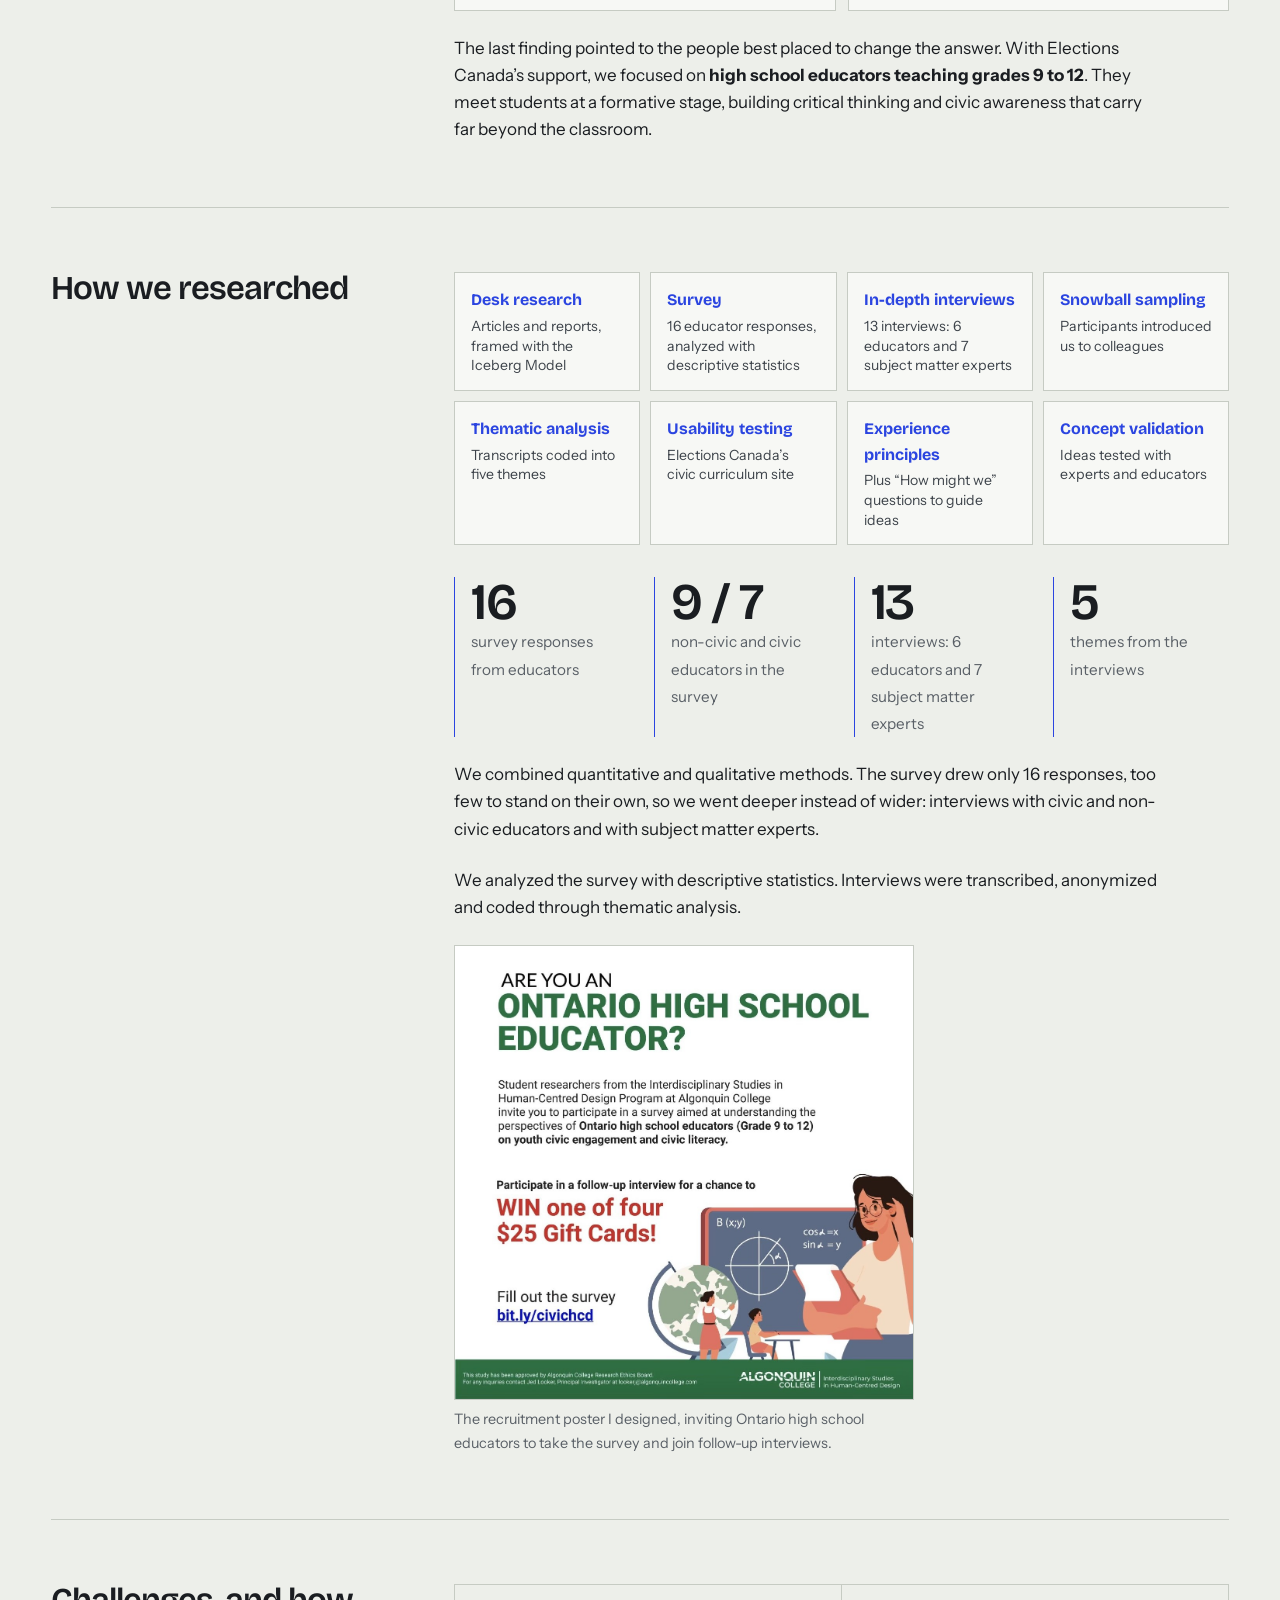
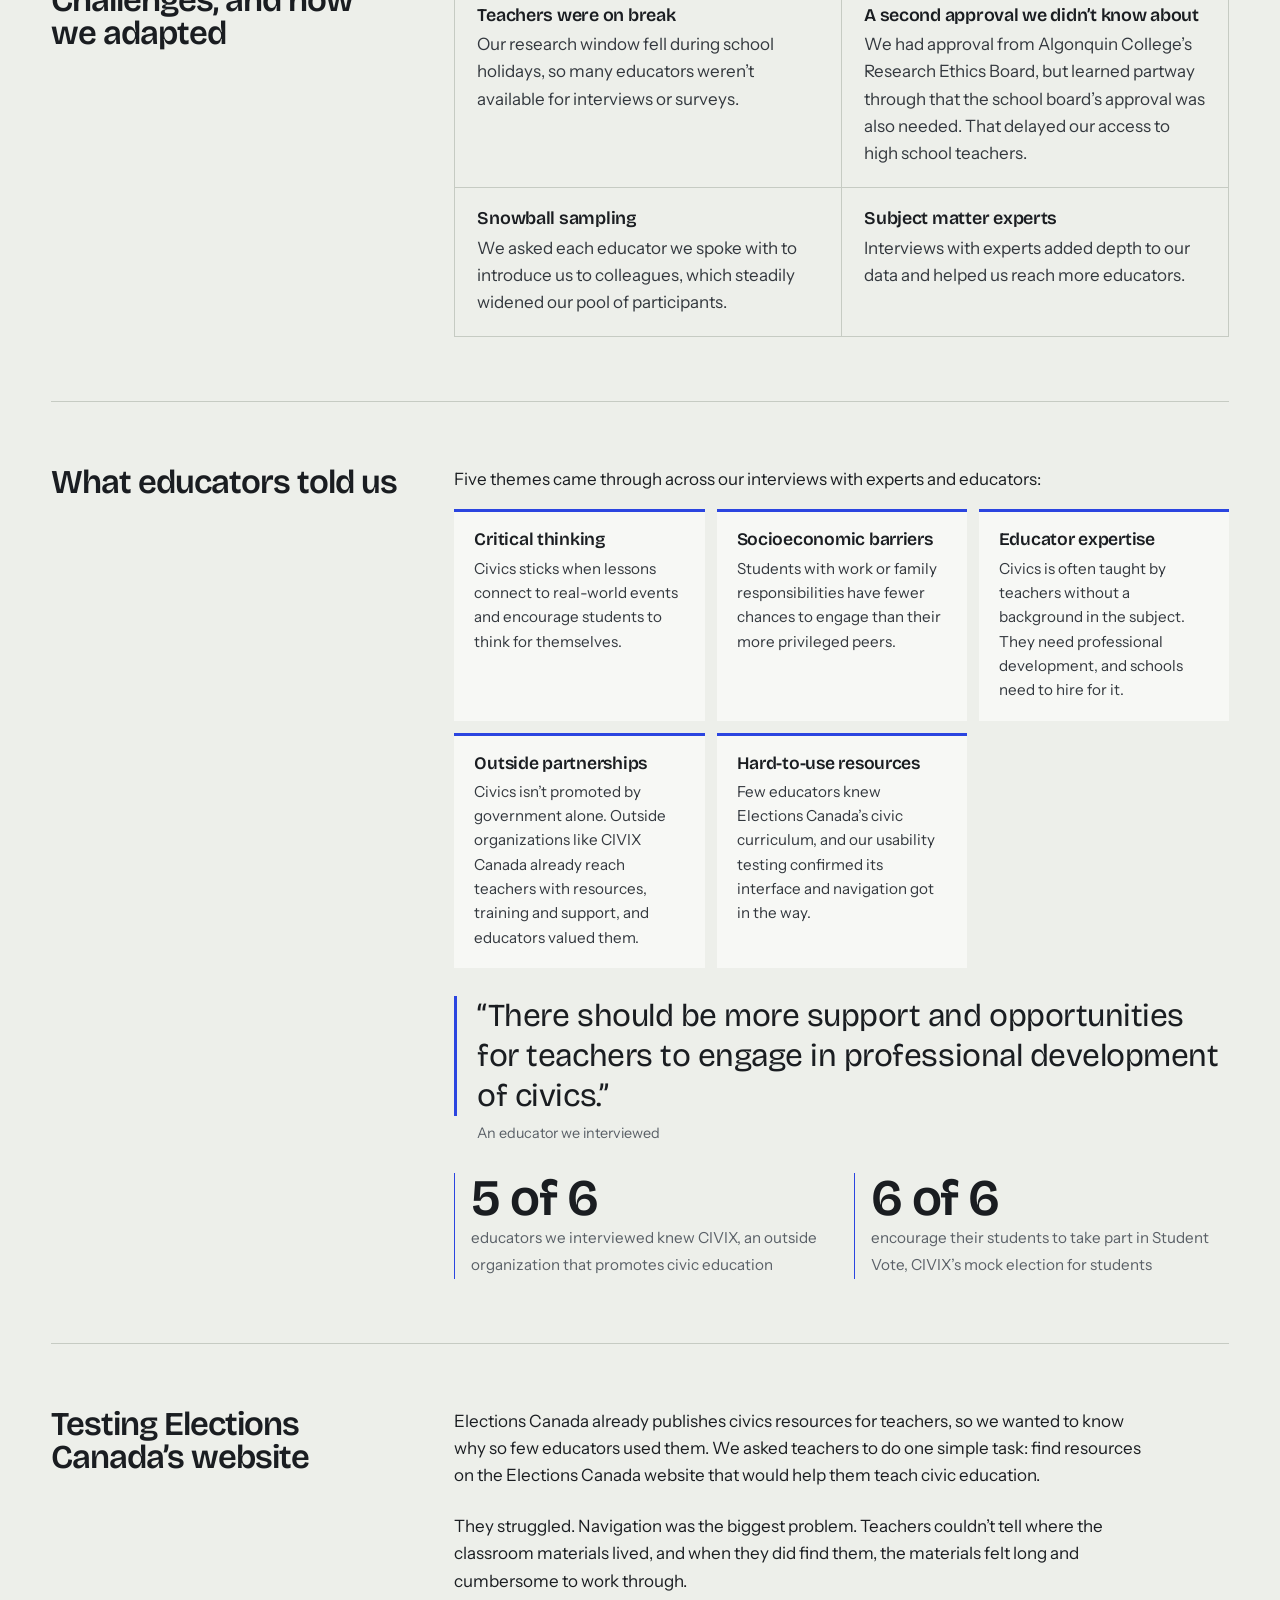
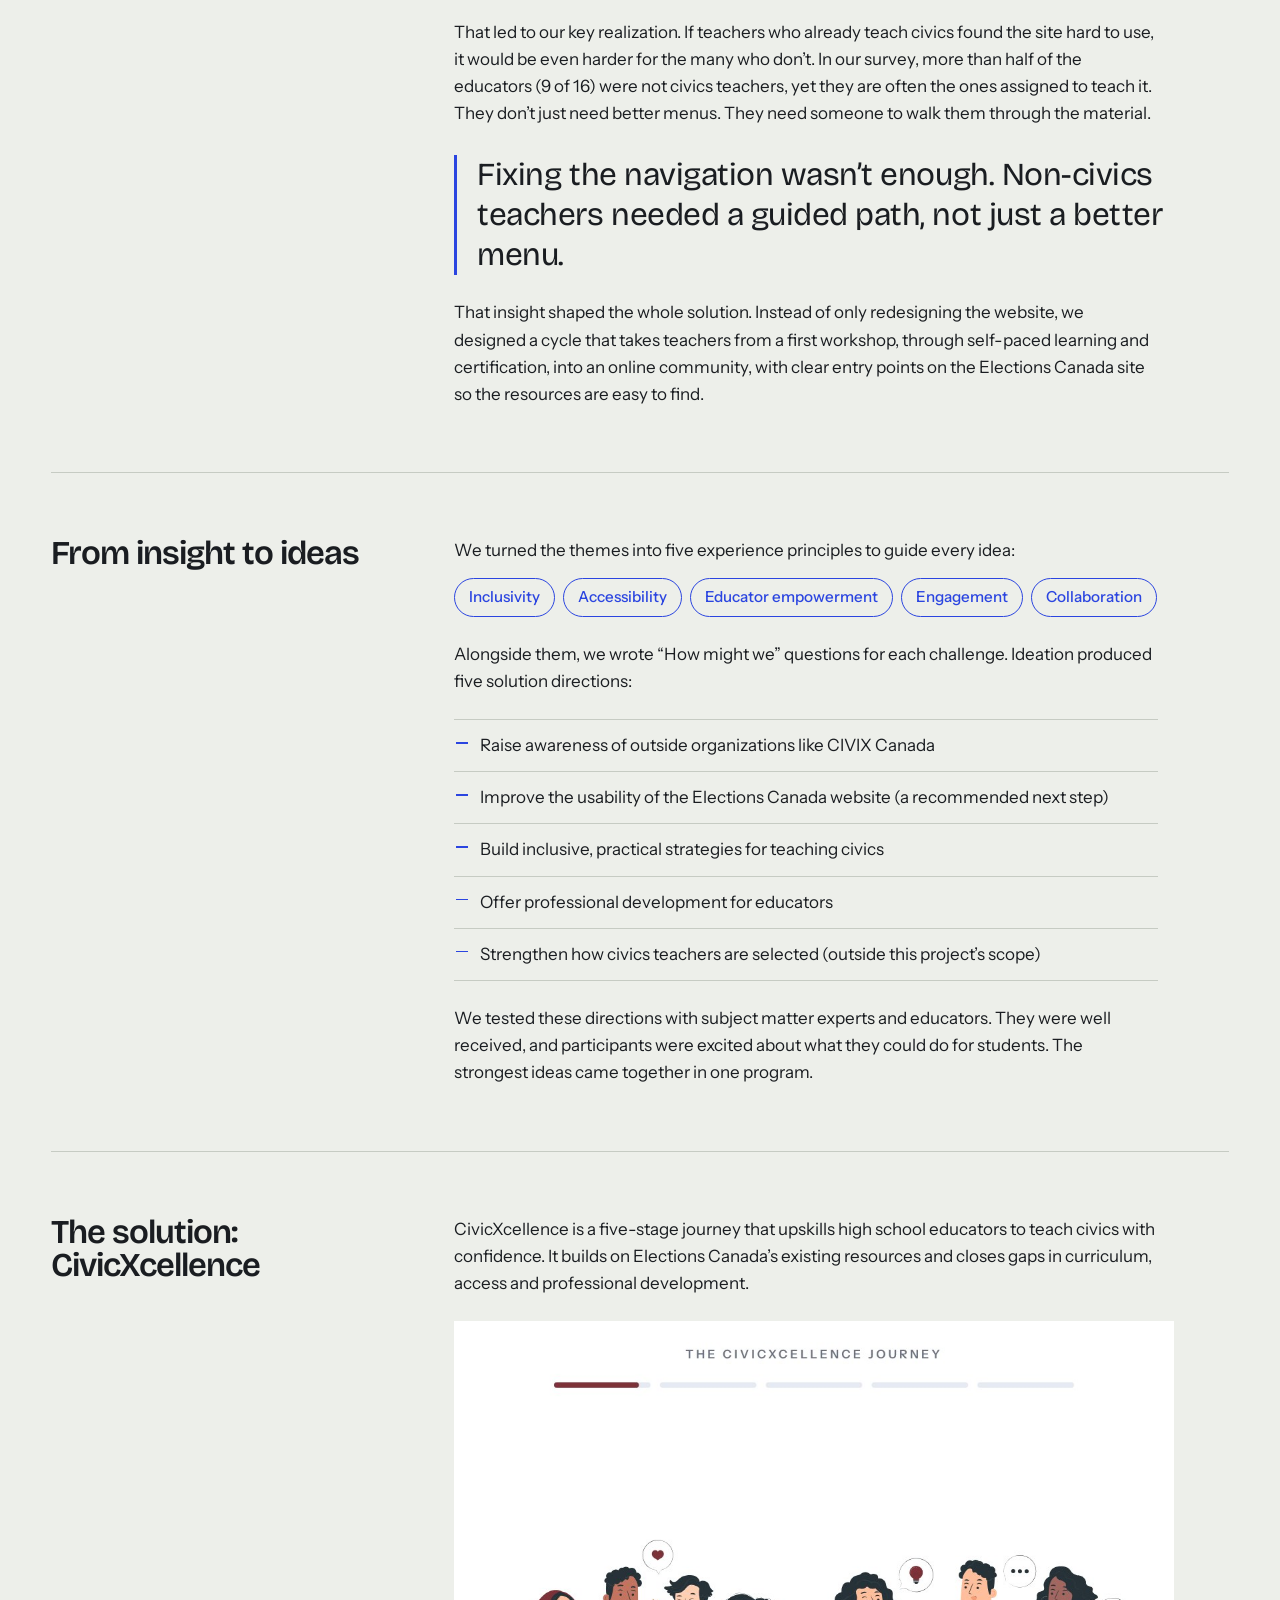
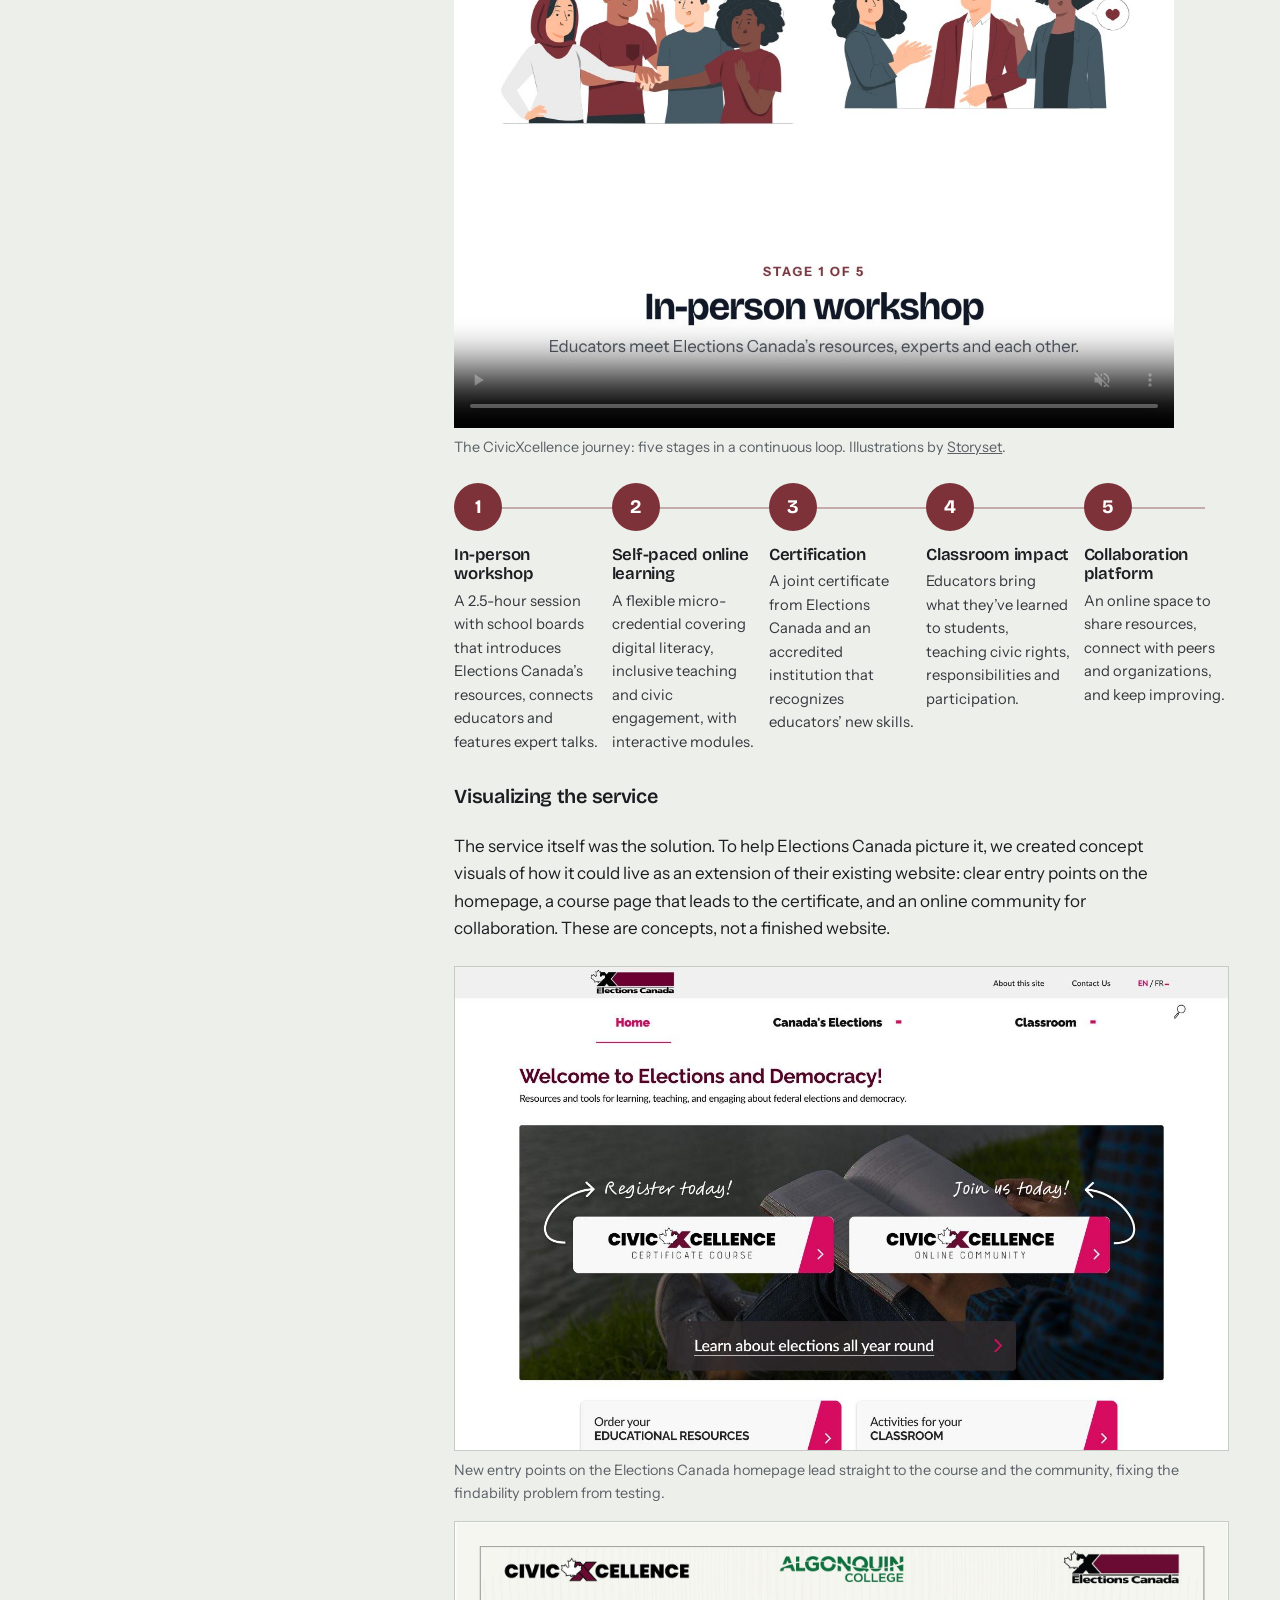
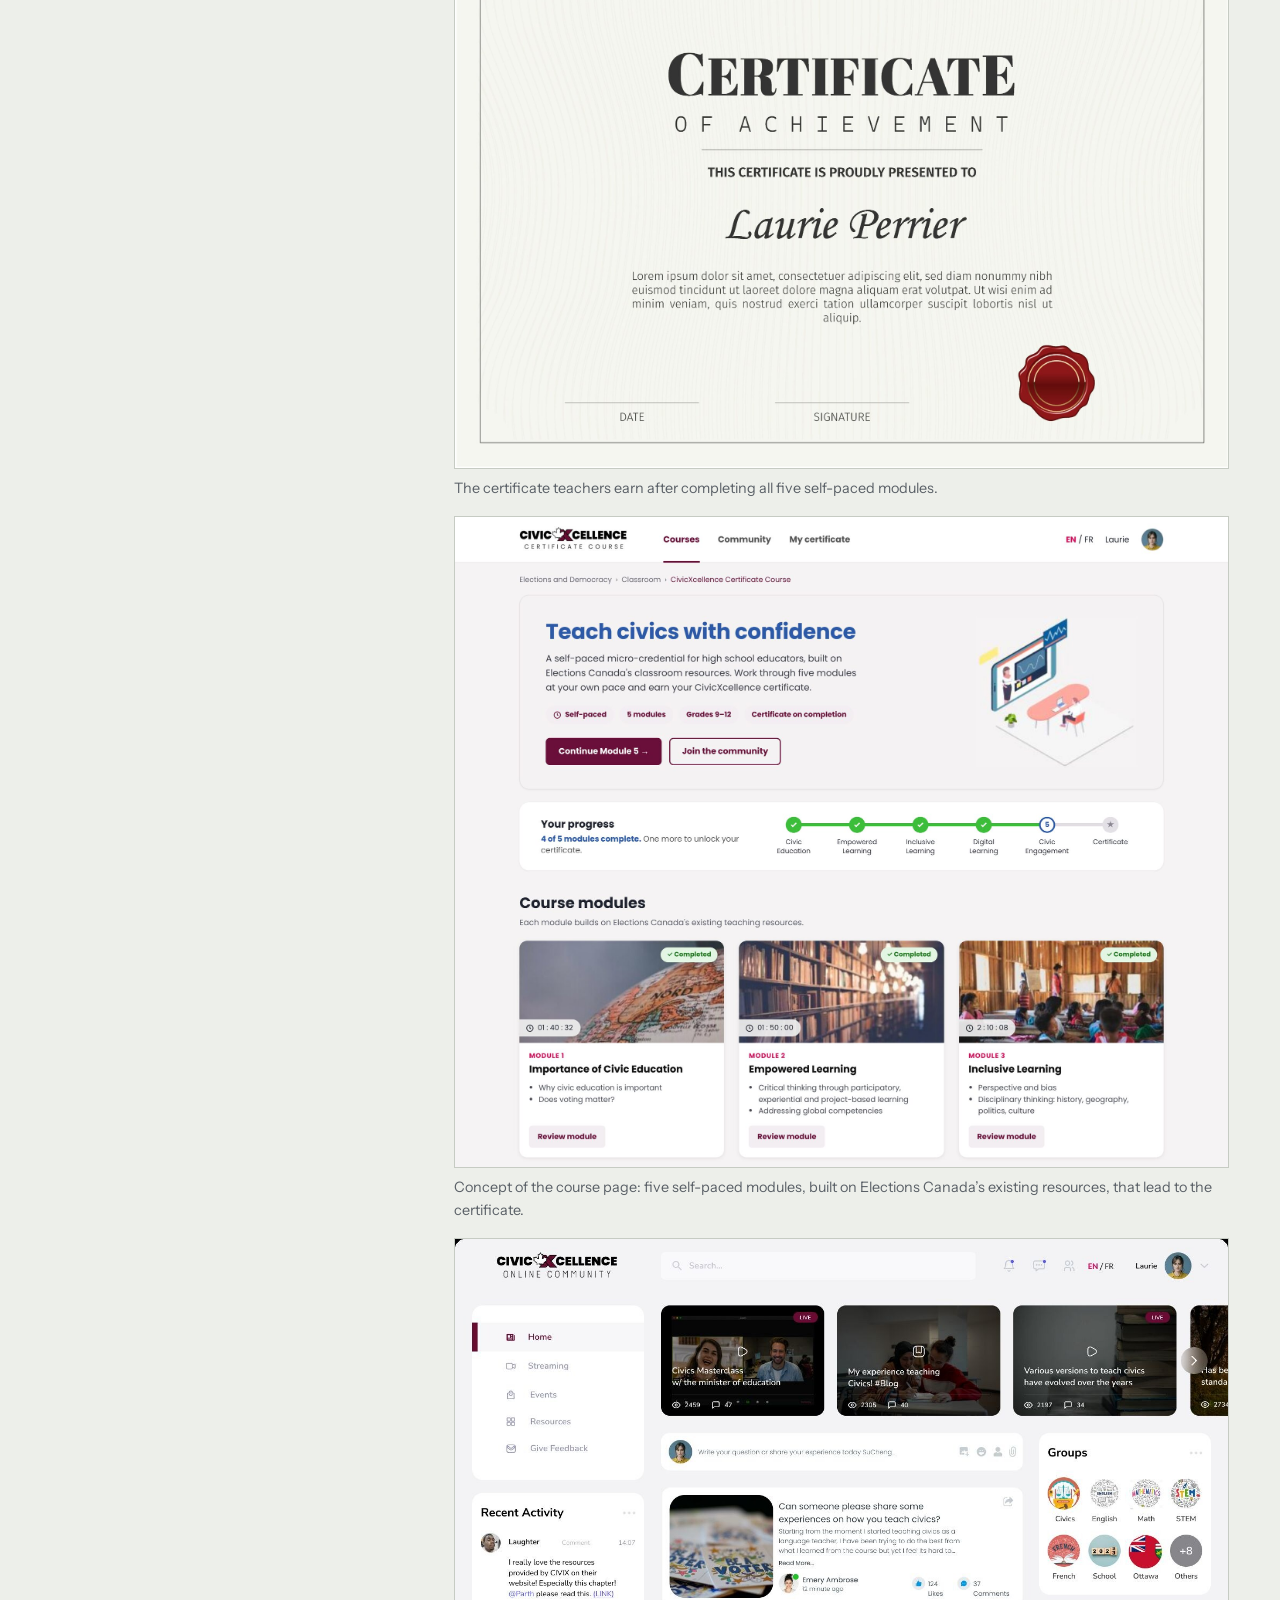
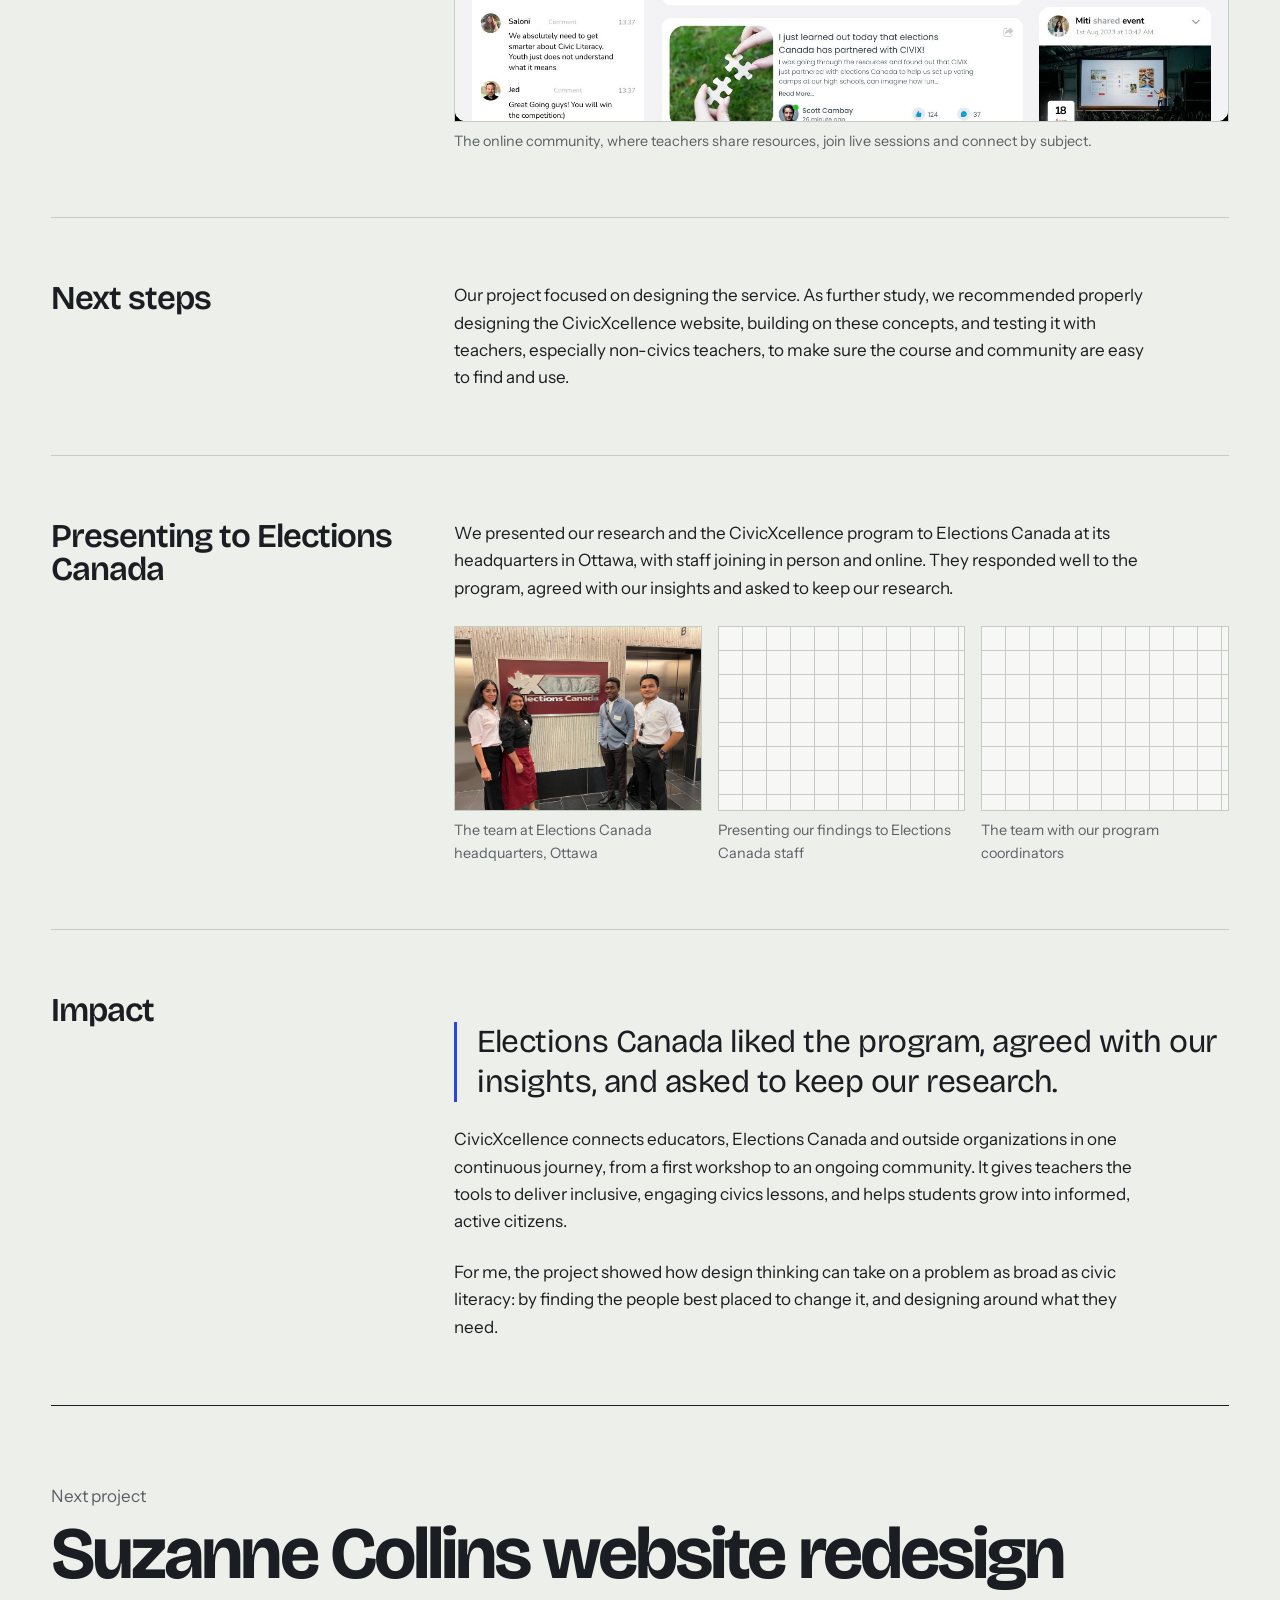
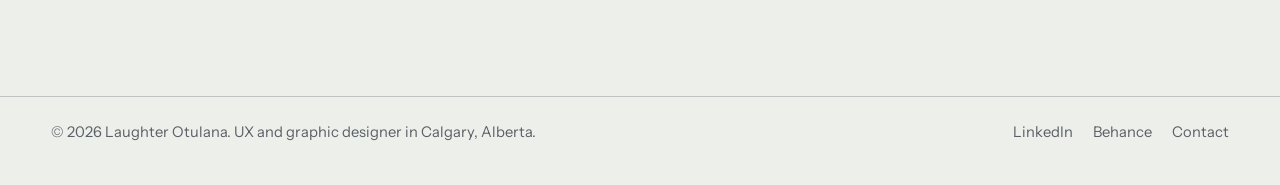
<file: work/civicxellence.html>
<!DOCTYPE html>
<html lang="en">
<head>
<meta charset="utf-8">
<meta name="viewport" content="width=device-width, initial-scale=1">
<title>CivicXcellence, Laughter Otulana</title>
<meta name="description" content="A five-stage learning program that helps high school teachers make civics stick.">
<meta property="og:title" content="CivicXcellence, Laughter Otulana">
<meta property="og:description" content="A five-stage learning program that helps high school teachers make civics stick."><meta property="og:image" content="../assets/img/civicxcellence/thumbnail.jpg">
<link rel="icon" type="image/png" href="../assets/img/favicon.png">
<link rel="preconnect" href="https://fonts.googleapis.com"><link rel="preconnect" href="https://fonts.gstatic.com" crossorigin><link href="https://fonts.googleapis.com/css2?family=Bricolage+Grotesque:opsz,wght@12..96,400..800&family=Instrument+Sans:wght@400..700&display=swap" rel="stylesheet">
<link rel="stylesheet" href="../css/style.css">
</head>
<body>
<a class="skip" href="#main">Skip to content</a>
<header class="site-head"><div class="wrap">
<a class="brand" href="../index.html"><img class="logo" src="../assets/img/logo.png" alt="" width="34" height="40"><span class="full">Laughter Otulana</span></a>
<nav class="nav" aria-label="Main"><a href="../index.html#work" aria-current="page">Work</a><a href="../about.html">About</a><a href="../contact.html">Contact</a></nav>
</div></header>
<main id="main"><div class="wrap">
<header class="case-head">
<a class="back" href="../index.html#work">All work</a>
<h1 class="case-title">CivicXcellence</h1>
<p class="case-sum">An applied research project with Elections Canada that became a five-stage program to help high school teachers teach civics with confidence.</p>
<dl class="titleblock"><div><dt>Discipline</dt><dd>UX research and service design</dd></div><div><dt>My role</dt><dd>UX researcher and graphic designer</dd></div><div><dt>Partner</dt><dd>Algonquin College HCD Lab with Elections Canada</dd></div><div><dt>Methods</dt><dd>Iceberg Model, survey, interviews, thematic analysis, usability testing</dd></div><div><dt>Tools</dt><dd>Figma, FigJam, Miro</dd></div></dl>
</header>
<div class="media cover"><div class="ph"><span>CivicXcellence</span></div><img src="../assets/img/civicxcellence/hero.jpg" alt="CivicXcellence title card: Upskilling high school educators to teach civic education effectively" loading="lazy" decoding="async"></div>
<section class="chapter"><h2>Overview</h2><div class="body"><p>Many Canadians are unsure what civic responsibility asks of them, and civic literacy is uneven across the country. Working with Algonquin College and Elections Canada, our team set out to understand why, and to propose practical ways to change it.</p><blockquote class="pull">What are Canadians’ perceptions of civic responsibility, and what is their level of civic literacy?</blockquote><p class="note">The research question from Elections Canada</p></div></section>
<section class="chapter"><h2>The team</h2><div class="body"><p>A team of four from Algonquin College’s Human-Centred Design program, working with Elections Canada.</p><div class="team"><figure class=""><img src="../assets/img/civicxcellence/team-miti.jpg" alt="Miti Akhani" decoding="async"><figcaption><b>Miti Akhani</b><span>UX researcher</span></figcaption></figure><figure class="me"><img src="../assets/img/civicxcellence/team-laughter.jpg" alt="Laughter Otulana" decoding="async"><figcaption><b>Laughter Otulana</b><span>UX researcher and graphic designer</span></figcaption></figure><figure class=""><img src="../assets/img/civicxcellence/team-saloni.jpg" alt="Saloni Shah" decoding="async"><figcaption><b>Saloni Shah</b><span>UX designer and graphic designer</span></figcaption></figure><figure class=""><img src="../assets/img/civicxcellence/team-parth.jpg" alt="Parth Soni" decoding="async"><figcaption><b>Parth Soni</b><span>UX designer</span></figcaption></figure></div></div></section>
<section class="chapter"><h2>My role</h2><div class="body"><ul class="bul"><li><b>Interviews.</b> I conducted interviews with teachers and subject matter experts, gathering the insights behind our five themes.</li><li><b>Recruitment.</b> I designed the recruitment poster and went to schools in person to recruit teachers, which helped when educators were hard to reach.</li><li><b>Usability testing.</b> With the team, I ran usability tests where teachers looked for civics teaching resources on Elections Canada’s website, which showed us where they got lost.</li><li><b>Solution design.</b> I designed the CivicXcellence solution, shaping the research into the five-stage program.</li><li><b>Presentation.</b> I presented our research findings to Elections Canada at its headquarters in Ottawa.</li><li><b>Animation.</b> I created animations to present the project and bring the program to life.</li></ul></div></section>
<section class="chapter"><h2>Narrowing the focus</h2><div class="body"><p>The question was broad, so we started wide. Using the Iceberg Model, brainstorming sessions and a review of articles and reports, we looked beneath the surface for what was driving the problem. Four findings stood out:</p><div class="findings"><div><b>01</b><p>Civic education in Canada is surprisingly limited.</p></div><div><b>02</b><p>Students’ socioeconomic status affects their civic literacy and involvement.</p></div><div><b>03</b><p>STEM students show less interest in civic involvement than their peers.</p></div><div><b>04</b><p>Teachers’ own educational background shapes how they teach civics.</p></div></div><p>The last finding pointed to the people best placed to change the answer. With Elections Canada’s support, we focused on <b>high school educators teaching grades 9 to 12</b>. They meet students at a formative stage, building critical thinking and civic awareness that carry far beyond the classroom.</p></div></section>
<section class="chapter"><h2>How we researched</h2><div class="body"><div class="methods"><div><b>Desk research</b><span>Articles and reports, framed with the Iceberg Model</span></div><div><b>Survey</b><span>16 educator responses, analyzed with descriptive statistics</span></div><div><b>In-depth interviews</b><span>13 interviews: 6 educators and 7 subject matter experts</span></div><div><b>Snowball sampling</b><span>Participants introduced us to colleagues</span></div><div><b>Thematic analysis</b><span>Transcripts coded into five themes</span></div><div><b>Usability testing</b><span>Elections Canada’s civic curriculum site</span></div><div><b>Experience principles</b><span>Plus “How might we” questions to guide ideas</span></div><div><b>Concept validation</b><span>Ideas tested with experts and educators</span></div></div><div class="stats"><div><b>16</b><span>survey responses from educators</span></div><div><b>9 / 7</b><span>non-civic and civic educators in the survey</span></div><div><b>13</b><span>interviews: 6 educators and 7 subject matter experts</span></div><div><b>5</b><span>themes from the interviews</span></div></div><p>We combined quantitative and qualitative methods. The survey drew only 16 responses, too few to stand on their own, so we went deeper instead of wider: interviews with civic and non-civic educators and with subject matter experts.</p><p>We analyzed the survey with descriptive statistics. Interviews were transcribed, anonymized and coded through thematic analysis.</p><div class="shots"><figure class="fit poster-fig"><div class="media "><div class="ph"><span>Recruitment poster</span></div><img src="../assets/img/civicxcellence/recruitment-poster.jpg" alt="Recruitment poster asking Ontario high school educators, grades 9 to 12, to take a survey on youth civic engagement, with a chance to win one of four $25 gift cards" decoding="async"></div><figcaption>The recruitment poster I designed, inviting Ontario high school educators to take the survey and join follow-up interviews.</figcaption></figure></div></div></section>
<section class="chapter"><h2>Challenges, and how we adapted</h2><div class="body"><div class="pairs"><div><h3>Teachers were on break</h3><p>Our research window fell during school holidays, so many educators weren’t available for interviews or surveys.</p></div><div><h3>A second approval we didn’t know about</h3><p>We had approval from Algonquin College’s Research Ethics Board, but learned partway through that the school board’s approval was also needed. That delayed our access to high school teachers.</p></div><div><h3>Snowball sampling</h3><p>We asked each educator we spoke with to introduce us to colleagues, which steadily widened our pool of participants.</p></div><div><h3>Subject matter experts</h3><p>Interviews with experts added depth to our data and helped us reach more educators.</p></div></div></div></section>
<section class="chapter"><h2>What educators told us</h2><div class="body"><p>Five themes came through across our interviews with experts and educators:</p><div class="themes"><div><h3>Critical thinking</h3><p>Civics sticks when lessons connect to real-world events and encourage students to think for themselves.</p></div><div><h3>Socioeconomic barriers</h3><p>Students with work or family responsibilities have fewer chances to engage than their more privileged peers.</p></div><div><h3>Educator expertise</h3><p>Civics is often taught by teachers without a background in the subject. They need professional development, and schools need to hire for it.</p></div><div><h3>Outside partnerships</h3><p>Civics isn’t promoted by government alone. Outside organizations like CIVIX Canada already reach teachers with resources, training and support, and educators valued them.</p></div><div><h3>Hard-to-use resources</h3><p>Few educators knew Elections Canada’s civic curriculum, and our usability testing confirmed its interface and navigation got in the way.</p></div></div><blockquote class="pull">“There should be more support and opportunities for teachers to engage in professional development of civics.”</blockquote><p class="note">An educator we interviewed</p><div class="stats" style="margin-top:28px"><div><b>5 of 6</b><span>educators we interviewed knew CIVIX, an outside organization that promotes civic education</span></div><div><b>6 of 6</b><span>encourage their students to take part in Student Vote, CIVIX’s mock election for students</span></div></div></div></section>
<section class="chapter"><h2>Testing Elections Canada’s website</h2><div class="body"><p>Elections Canada already publishes civics resources for teachers, so we wanted to know why so few educators used them. We asked teachers to do one simple task: find resources on the Elections Canada website that would help them teach civic education.</p><p>They struggled. Navigation was the biggest problem. Teachers couldn’t tell where the classroom materials lived, and when they did find them, the materials felt long and cumbersome to work through.</p><p>That led to our key realization. If teachers who already teach civics found the site hard to use, it would be even harder for the many who don’t. In our survey, more than half of the educators (9 of 16) were not civics teachers, yet they are often the ones assigned to teach it. They don’t just need better menus. They need someone to walk them through the material.</p><blockquote class="pull">Fixing the navigation wasn’t enough. Non-civics teachers needed a guided path, not just a better menu.</blockquote><p>That insight shaped the whole solution. Instead of only redesigning the website, we designed a cycle that takes teachers from a first workshop, through self-paced learning and certification, into an online community, with clear entry points on the Elections Canada site so the resources are easy to find.</p></div></section>
<section class="chapter"><h2>From insight to ideas</h2><div class="body"><p>We turned the themes into five experience principles to guide every idea:</p><div class="chips"><span>Inclusivity</span><span>Accessibility</span><span>Educator empowerment</span><span>Engagement</span><span>Collaboration</span></div><p>Alongside them, we wrote “How might we” questions for each challenge. Ideation produced five solution directions:</p><ul class="bul"><li>Raise awareness of outside organizations like CIVIX Canada</li><li>Improve the usability of the Elections Canada website (a recommended next step)</li><li>Build inclusive, practical strategies for teaching civics</li><li>Offer professional development for educators</li><li>Strengthen how civics teachers are selected (outside this project’s scope)</li></ul><p>We tested these directions with subject matter experts and educators. They were well received, and participants were excited about what they could do for students. The strongest ideas came together in one program.</p></div></section>
<section class="chapter"><h2>The solution: CivicXcellence</h2><div class="body"><p>CivicXcellence is a five-stage journey that upskills high school educators to teach civics with confidence. It builds on Elections Canada’s existing resources and closes gaps in curriculum, access and professional development.</p><div class="shots"><figure class="vid jv"><video controls muted loop playsinline autoplay preload="metadata" poster="../assets/img/civicxcellence/journey-poster.jpg" aria-label="Animated diagram of the CivicXcellence journey, highlighting each of the five stages in order"><source src="../assets/video/civicxcellence/journey.mp4" type="video/mp4"></video><figcaption>The CivicXcellence journey: five stages in a continuous loop. Illustrations by <a href="https://storyset.com">Storyset</a>.</figcaption></figure></div><ol class="journey"><li><b>1</b><h3>In-person workshop</h3><p>A 2.5-hour session with school boards that introduces Elections Canada’s resources, connects educators and features expert talks.</p></li><li><b>2</b><h3>Self-paced online learning</h3><p>A flexible micro-credential covering digital literacy, inclusive teaching and civic engagement, with interactive modules.</p></li><li><b>3</b><h3>Certification</h3><p>A joint certificate from Elections Canada and an accredited institution that recognizes educators’ new skills.</p></li><li><b>4</b><h3>Classroom impact</h3><p>Educators bring what they’ve learned to students, teaching civic rights, responsibilities and participation.</p></li><li><b>5</b><h3>Collaboration platform</h3><p>An online space to share resources, connect with peers and organizations, and keep improving.</p></li></ol><h3 style="margin-top:32px">Visualizing the service</h3><p>The service itself was the solution. To help Elections Canada picture it, we created concept visuals of how it could live as an extension of their existing website: clear entry points on the homepage, a course page that leads to the certificate, and an online community for collaboration. These are concepts, not a finished website.</p><div class="shots"><figure class="fit wide"><div class="media has-img"><img src="../assets/img/civicxcellence/site-after.jpg" alt="The Elections and Democracy homepage with two new buttons: Register for the CivicXcellence certificate course and Join the CivicXcellence online community" loading="lazy" decoding="async"></div><figcaption>New entry points on the Elections Canada homepage lead straight to the course and the community, fixing the findability problem from testing.</figcaption></figure><figure class="fit wide"><div class="media has-img"><img src="../assets/img/civicxcellence/certificate.jpg" alt="CivicXcellence certificate of achievement with CivicXcellence, Algonquin College and Elections Canada logos, a sample name and a red wax seal" loading="lazy" decoding="async"></div><figcaption>The certificate teachers earn after completing all five self-paced modules.</figcaption></figure><figure class="fit wide"><div class="media has-img"><img src="../assets/img/civicxcellence/course-page.jpg" alt="Concept of the CivicXcellence course page showing a teacher's progress through five modules and the locked certificate" loading="lazy" decoding="async"></div><figcaption>Concept of the course page: five self-paced modules, built on Elections Canada’s existing resources, that lead to the certificate.</figcaption></figure><figure class="fit wide"><div class="media has-img"><img src="../assets/img/civicxcellence/community.jpg" alt="The CivicXcellence online community dashboard with live sessions, teacher posts, recent activity and subject groups" loading="lazy" decoding="async"></div><figcaption>The online community, where teachers share resources, join live sessions and connect by subject.</figcaption></figure></div></div></section>
<section class="chapter"><h2>Next steps</h2><div class="body"><p>Our project focused on designing the service. As further study, we recommended properly designing the CivicXcellence website, building on these concepts, and testing it with teachers, especially non-civics teachers, to make sure the course and community are easy to find and use.</p></div></section>
<section class="chapter"><h2>Presenting to Elections Canada</h2><div class="body"><p>We presented our research and the CivicXcellence program to Elections Canada at its headquarters in Ottawa, with staff joining in person and online. They responded well to the program, agreed with our insights and asked to keep our research.</p><div class="shots trio gallery"><figure><button type="button" class="ph-btn" aria-label="Open photo: The four team members standing beside the Elections Canada sign at its headquarters"><div class="media "><div class="ph"><span>The team at Elections Canada</span></div><img src="../assets/img/civicxcellence/team-elections-canada.jpg" alt="The four team members standing beside the Elections Canada sign at its headquarters" decoding="async"></div></button><figcaption>The team at Elections Canada headquarters, Ottawa</figcaption></figure><figure><button type="button" class="ph-btn" aria-label="Open photo: Laughter presenting the What We Found slide to Elections Canada staff"><div class="media "><div class="ph"><span>Presenting our findings</span></div><img src="../assets/img/civicxcellence/presenting.jpg" alt="Laughter presenting the What We Found slide to Elections Canada staff" decoding="async"></div></button><figcaption>Presenting our findings to Elections Canada staff</figcaption></figure><figure><button type="button" class="ph-btn" aria-label="Open photo: The four team members with their three program coordinators in front of the Canada wordmark"><div class="media "><div class="ph"><span>The team with our program coordinators</span></div><img src="../assets/img/civicxcellence/team-coordinators.jpg" alt="The four team members with their three program coordinators in front of the Canada wordmark" decoding="async"></div></button><figcaption>The team with our program coordinators</figcaption></figure></div></div></section>
<section class="chapter"><h2>Impact</h2><div class="body"><blockquote class="pull">Elections Canada liked the program, agreed with our insights, and asked to keep our research.</blockquote><p>CivicXcellence connects educators, Elections Canada and outside organizations in one continuous journey, from a first workshop to an ongoing community. It gives teachers the tools to deliver inclusive, engaging civics lessons, and helps students grow into informed, active citizens.</p><p>For me, the project showed how design thinking can take on a problem as broad as civic literacy: by finding the people best placed to change it, and designing around what they need.</p></div></section>
<a class="next" href="suzanne-collins-website-redesign.html"><span>Next project</span><b>Suzanne Collins website redesign</b></a>
</div></main>
<footer class="site-foot"><div class="wrap">
<span>© <span data-year>2026</span> Laughter Otulana. UX and graphic designer in Calgary, Alberta.</span>
<nav aria-label="Social"><a href="https://www.linkedin.com/in/laughter-otulana-2809b318a/">LinkedIn</a><a href="https://www.behance.net/laughteoluwase">Behance</a><a href="../contact.html">Contact</a></nav>
</div></footer>
<dialog class="lightbox" aria-label="Photo"><button type="button" class="lb-close">Close</button><button type="button" class="lb-nav lb-prev" aria-label="Previous photo">&#8249;</button><img alt=""><button type="button" class="lb-nav lb-next" aria-label="Next photo">&#8250;</button><p class="lb-cap"></p><p class="lb-count" aria-live="polite"></p></dialog>
<script src="../js/main.js"></script>
</body>
</html>
</file>
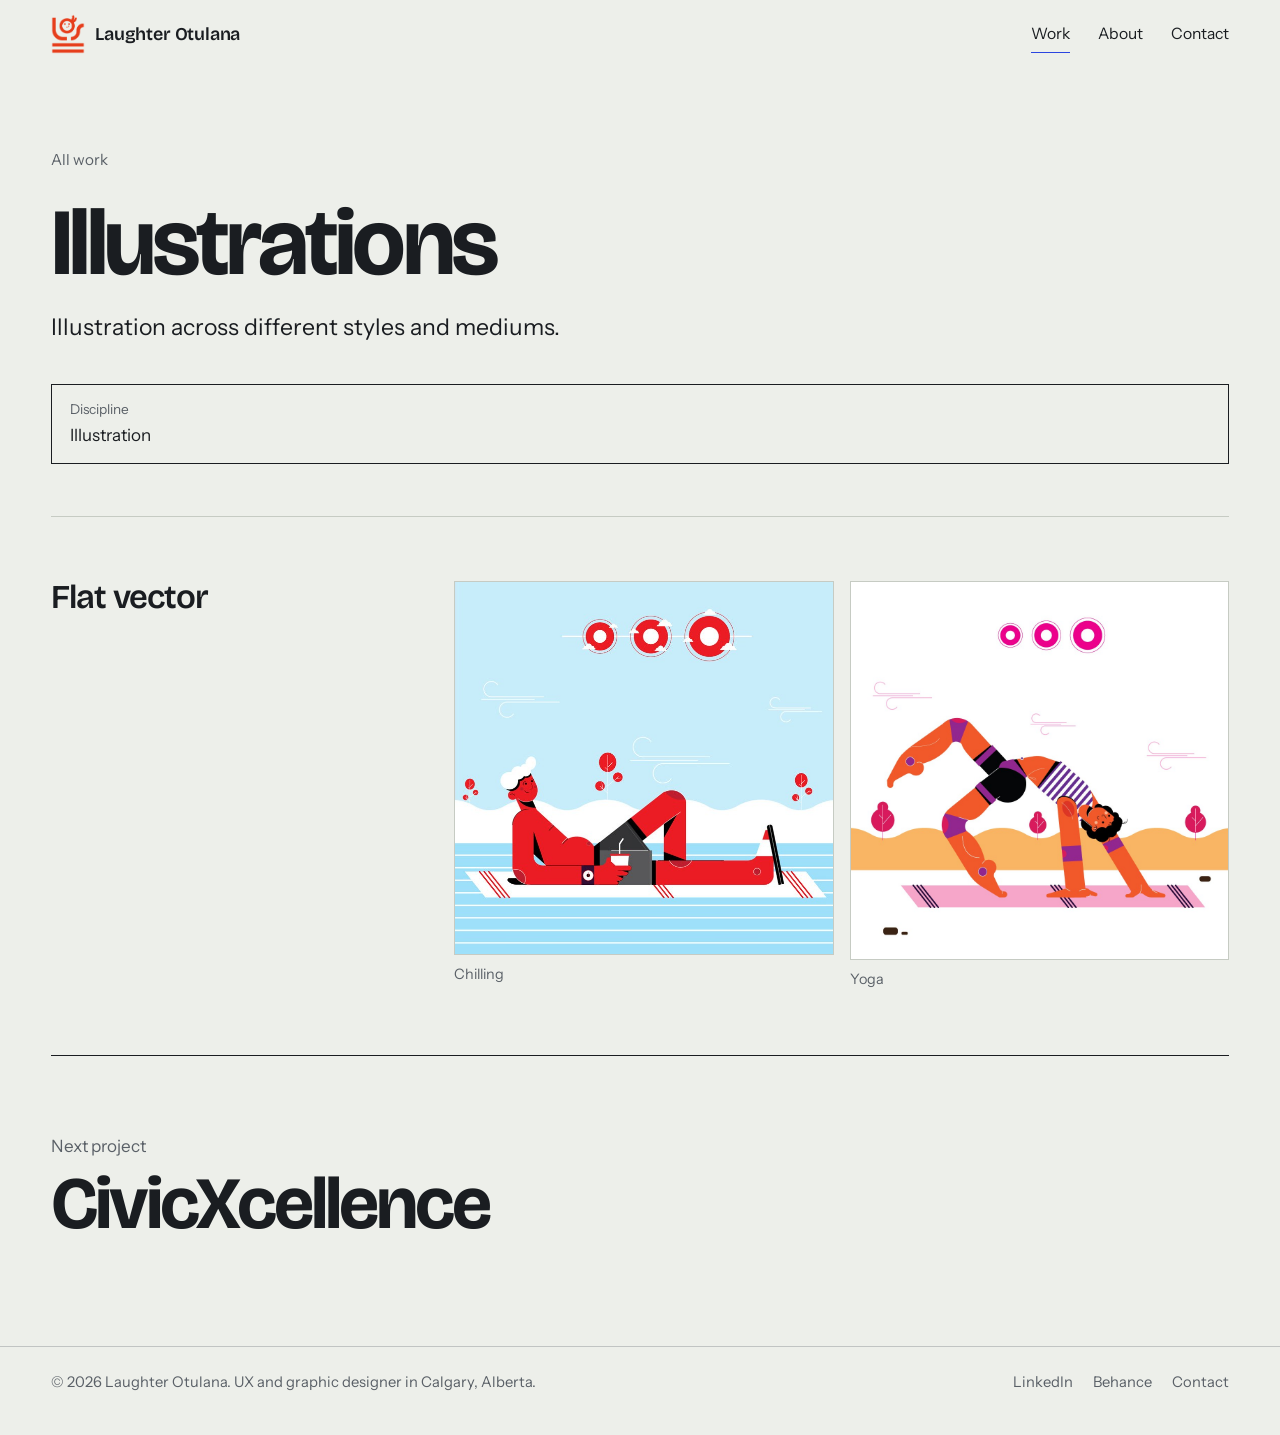
<file: work/illustrations.html>
<!DOCTYPE html>
<html lang="en">
<head>
<meta charset="utf-8">
<meta name="viewport" content="width=device-width, initial-scale=1">
<title>Illustrations, Laughter Otulana</title>
<meta name="description" content="Illustration across different styles and mediums.">
<meta property="og:title" content="Illustrations, Laughter Otulana">
<meta property="og:description" content="Illustration across different styles and mediums.">
<link rel="icon" type="image/png" href="../assets/img/favicon.png">
<link rel="preconnect" href="https://fonts.googleapis.com"><link rel="preconnect" href="https://fonts.gstatic.com" crossorigin><link href="https://fonts.googleapis.com/css2?family=Bricolage+Grotesque:opsz,wght@12..96,400..800&family=Instrument+Sans:wght@400..700&display=swap" rel="stylesheet">
<link rel="stylesheet" href="../css/style.css">
</head>
<body>
<a class="skip" href="#main">Skip to content</a>
<header class="site-head"><div class="wrap">
<a class="brand" href="../index.html"><img class="logo" src="../assets/img/logo.png" alt="" width="34" height="40"><span class="full">Laughter Otulana</span></a>
<nav class="nav" aria-label="Main"><a href="../index.html#work" aria-current="page">Work</a><a href="../about.html">About</a><a href="../contact.html">Contact</a></nav>
</div></header>
<main id="main"><div class="wrap">
<header class="case-head">
<a class="back" href="../index.html#work">All work</a>
<h1 class="case-title">Illustrations</h1>
<p class="case-sum">Illustration across different styles and mediums.</p>
<dl class="titleblock"><div><dt>Discipline</dt><dd>Illustration</dd></div></dl>
</header>
<section class="chapter"><h2>Flat vector</h2><div class="body"><div class="shots"><figure class="fit"><div class="media "><div class="ph"><span>Chilling</span></div><img src="../assets/img/illustrations/chilling.jpg" alt="Flat vector illustration of a person in red lying back on a striped mat with a drink, under a pale blue sky with three red sun shapes, clouds and small round trees" loading="lazy" decoding="async"></div><figcaption>Chilling</figcaption></figure><figure class="fit"><div class="media "><div class="ph"><span>Yoga</span></div><img src="../assets/img/illustrations/yoga.jpg" alt="Flat vector illustration of a person in orange and purple doing a backbend yoga pose on a pink mat, with three pink sun shapes, wind lines and small round trees" loading="lazy" decoding="async"></div><figcaption>Yoga</figcaption></figure></div></div></section>
<a class="next" href="civicxellence.html"><span>Next project</span><b>CivicXcellence</b></a>
</div></main>
<footer class="site-foot"><div class="wrap">
<span>© <span data-year>2026</span> Laughter Otulana. UX and graphic designer in Calgary, Alberta.</span>
<nav aria-label="Social"><a href="https://www.linkedin.com/in/laughter-otulana-2809b318a/">LinkedIn</a><a href="https://www.behance.net/laughteoluwase">Behance</a><a href="../contact.html">Contact</a></nav>
</div></footer>
<script src="../js/main.js"></script>
</body>
</html>
</file>
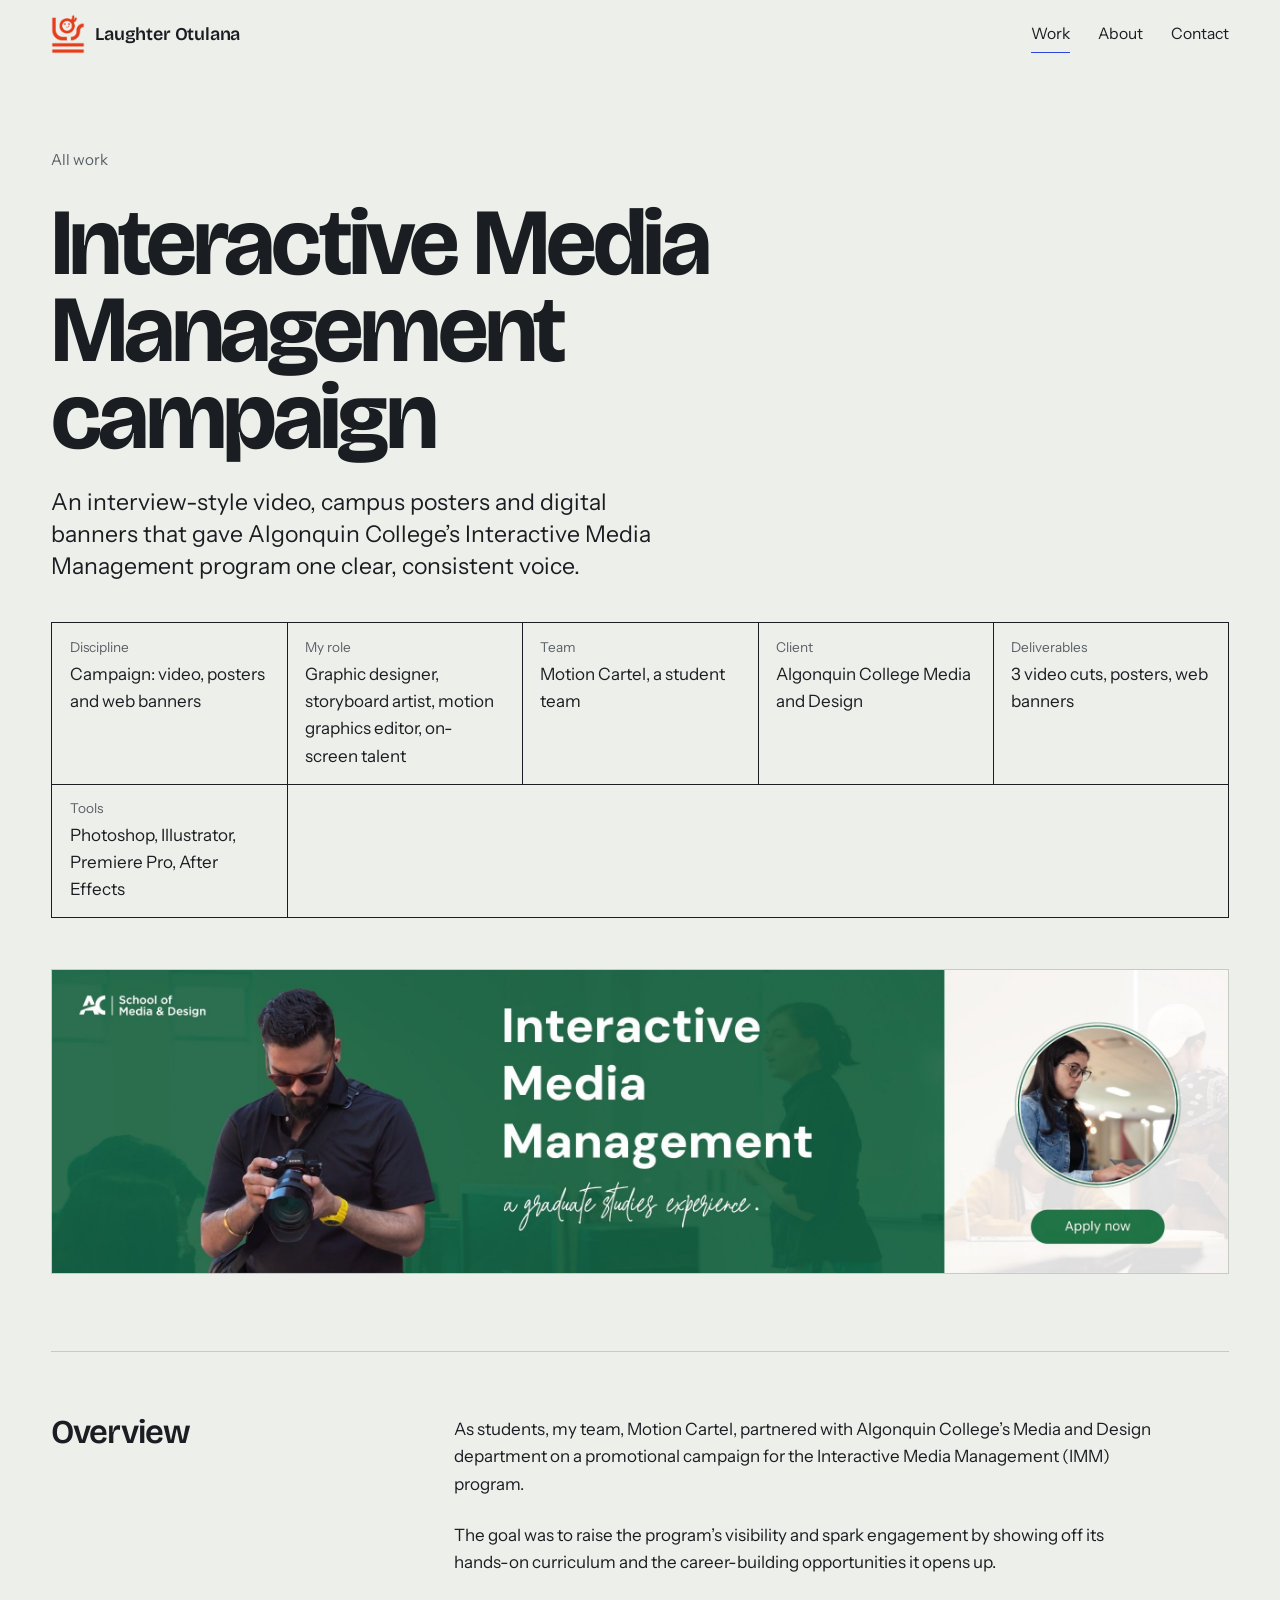
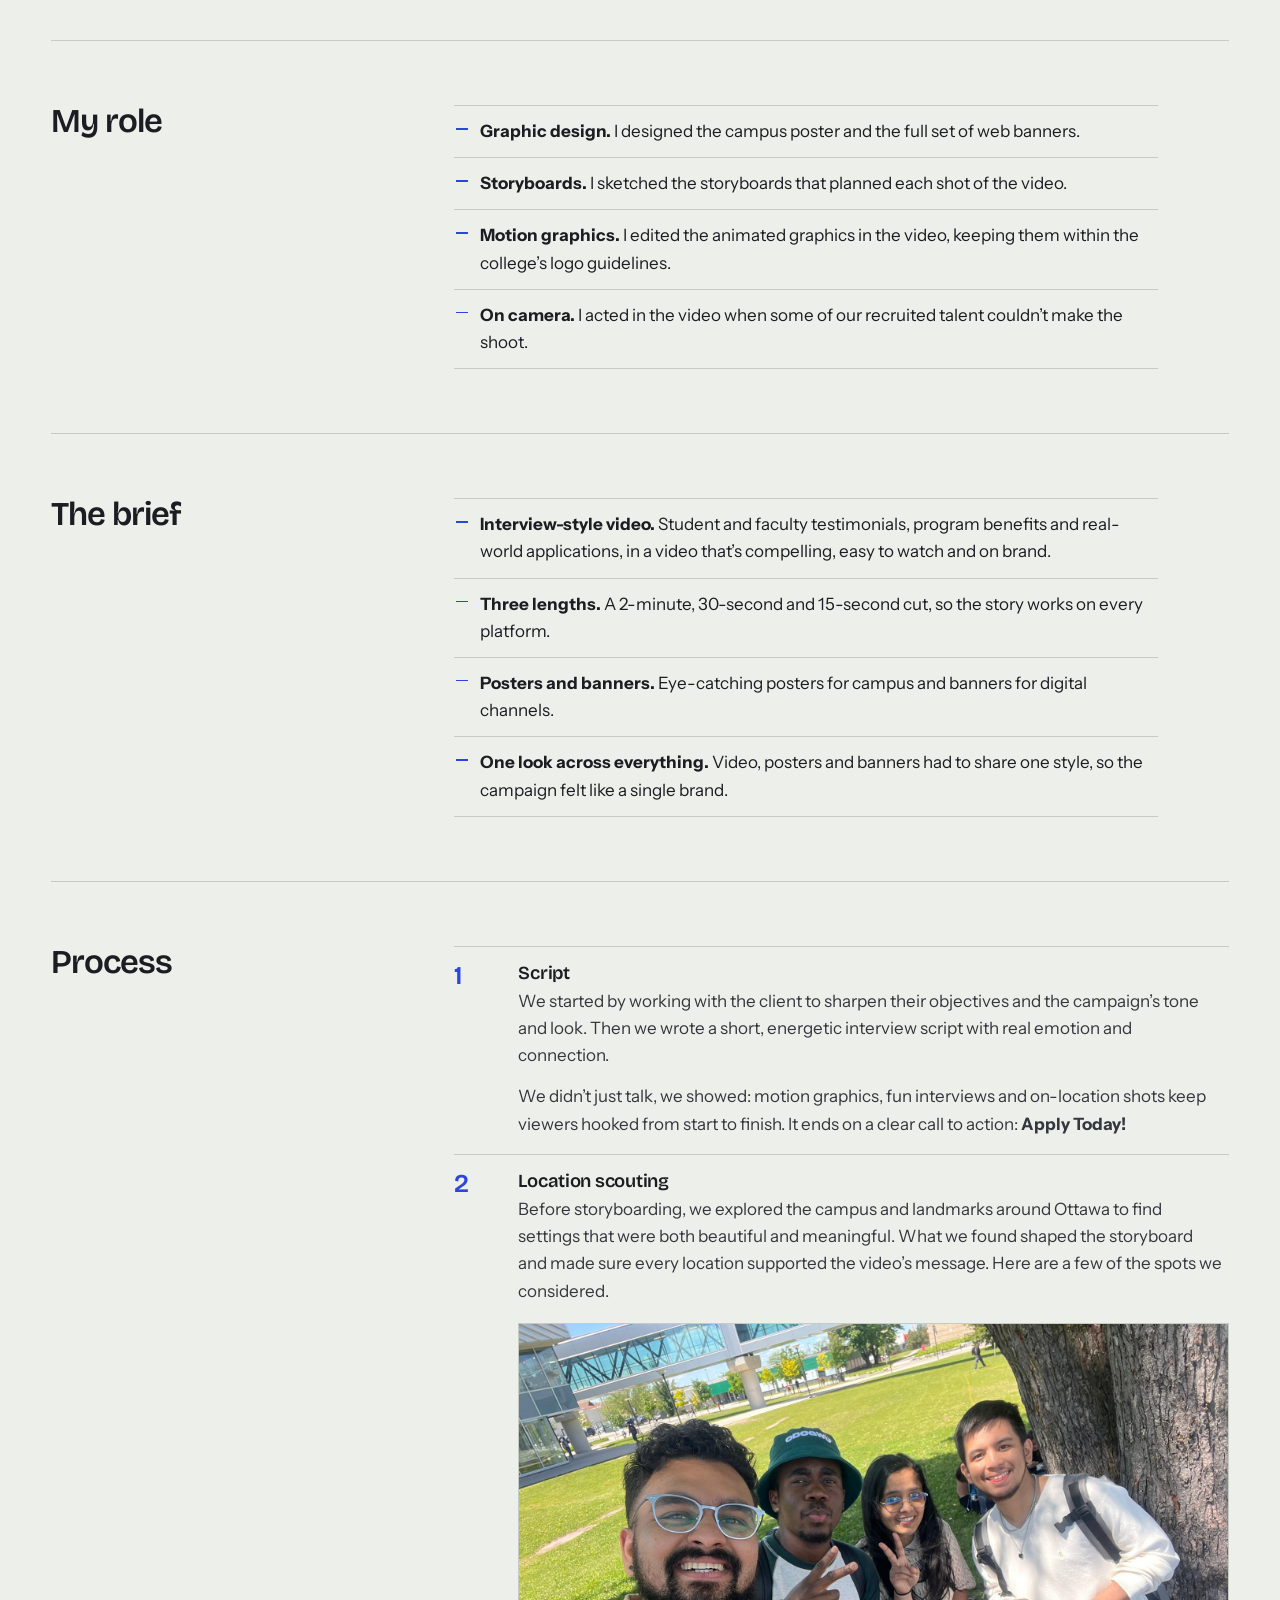
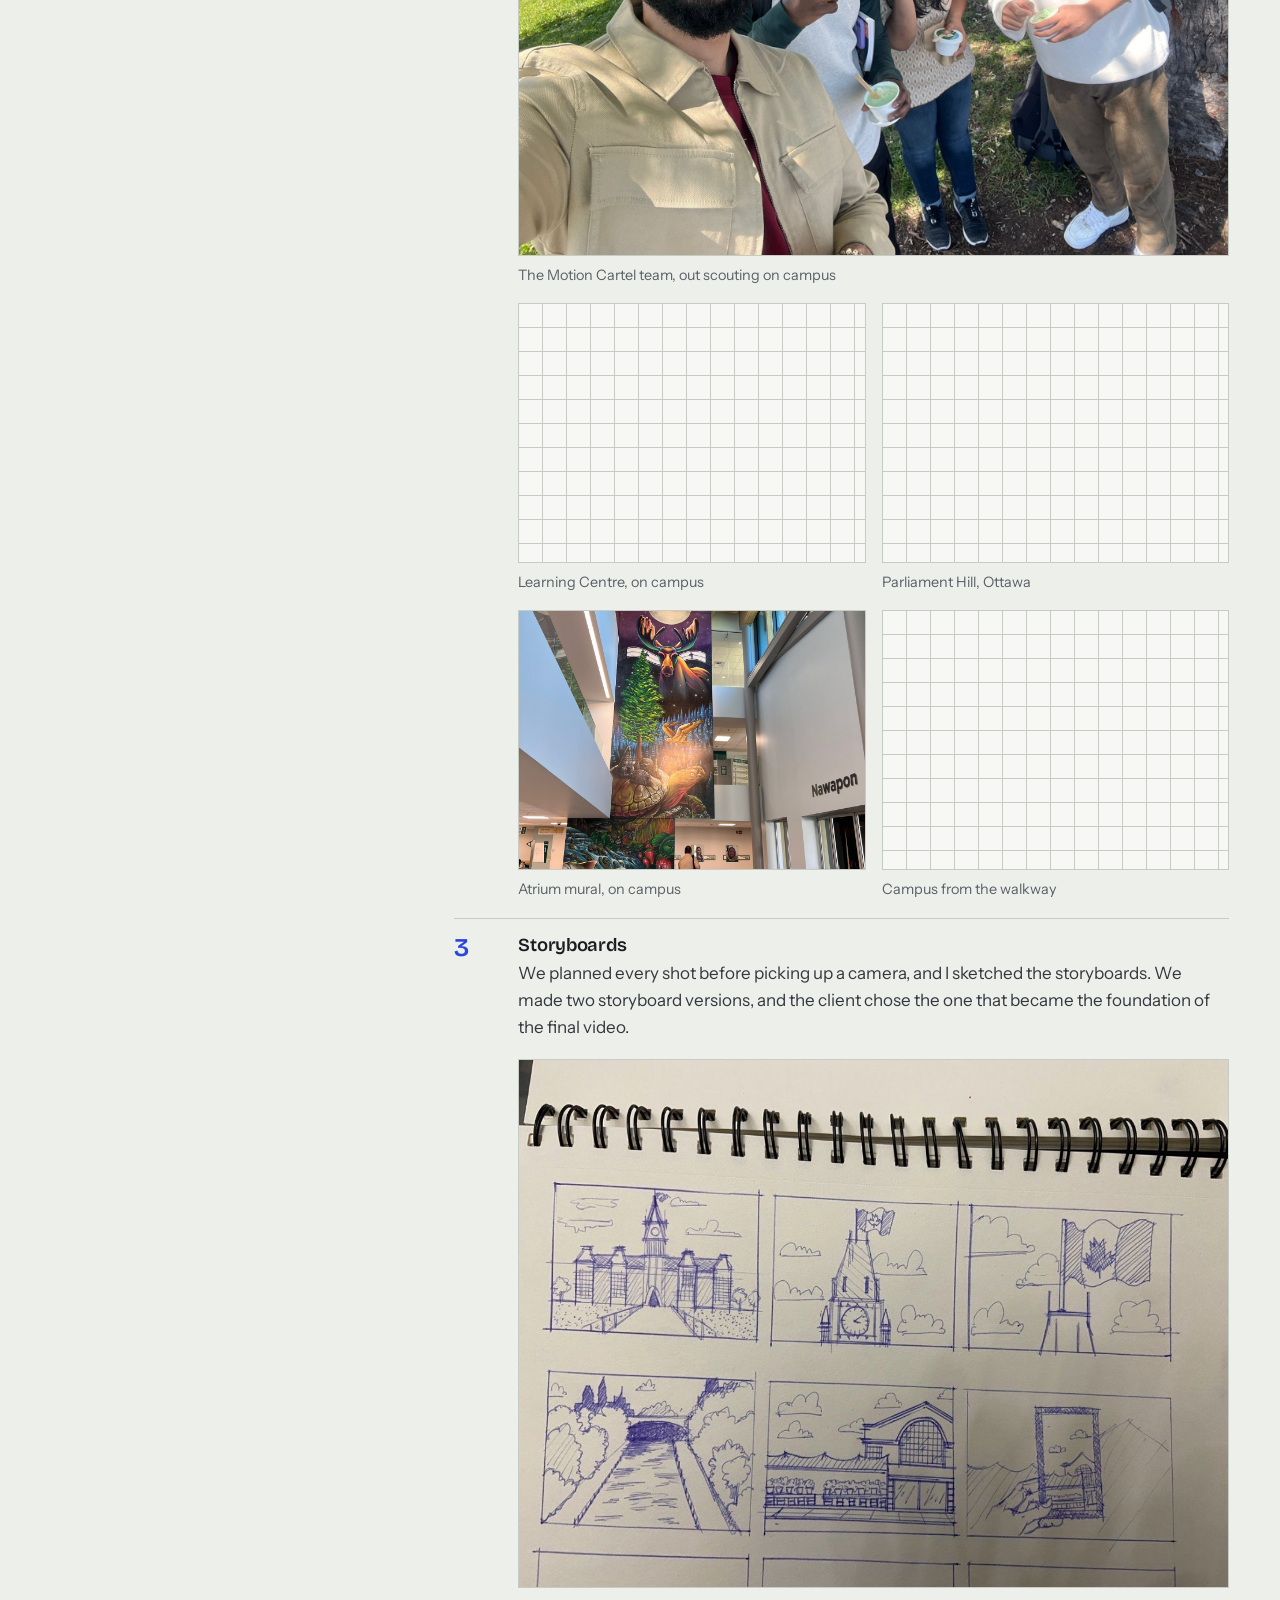
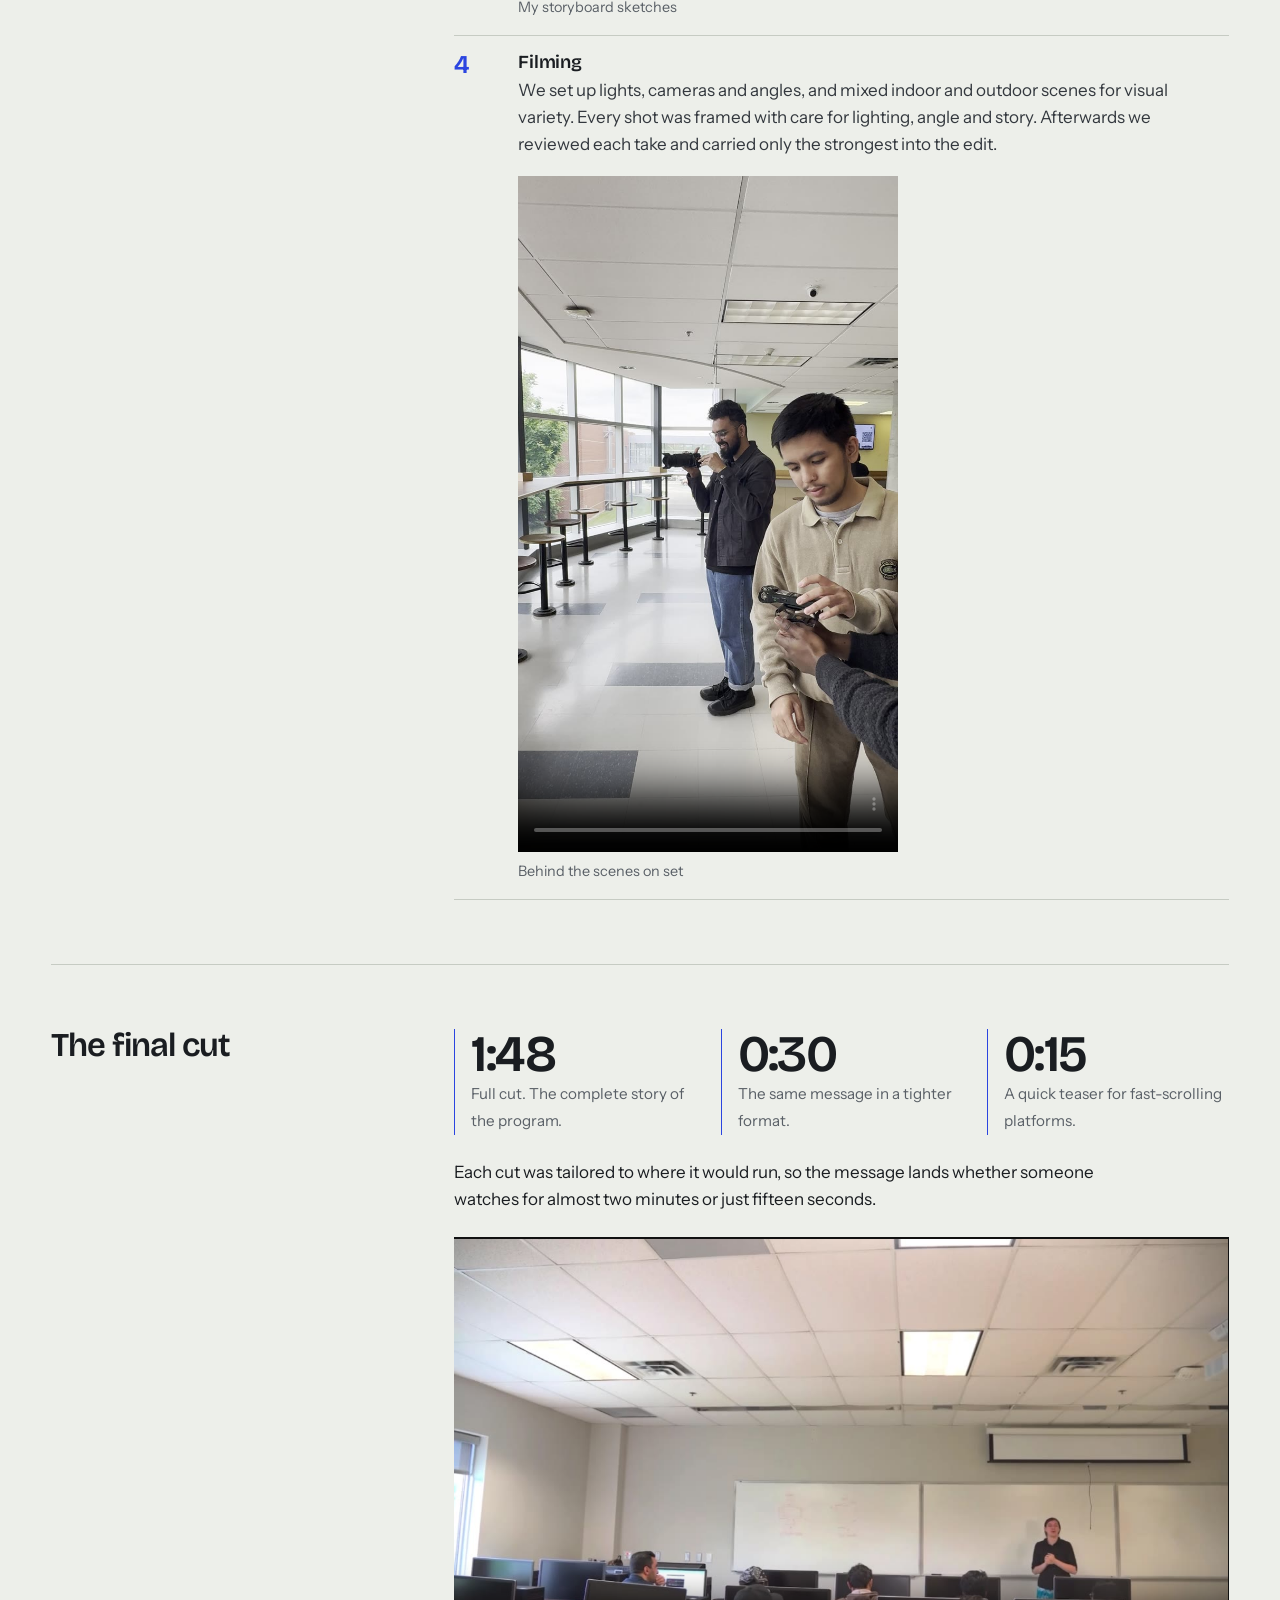
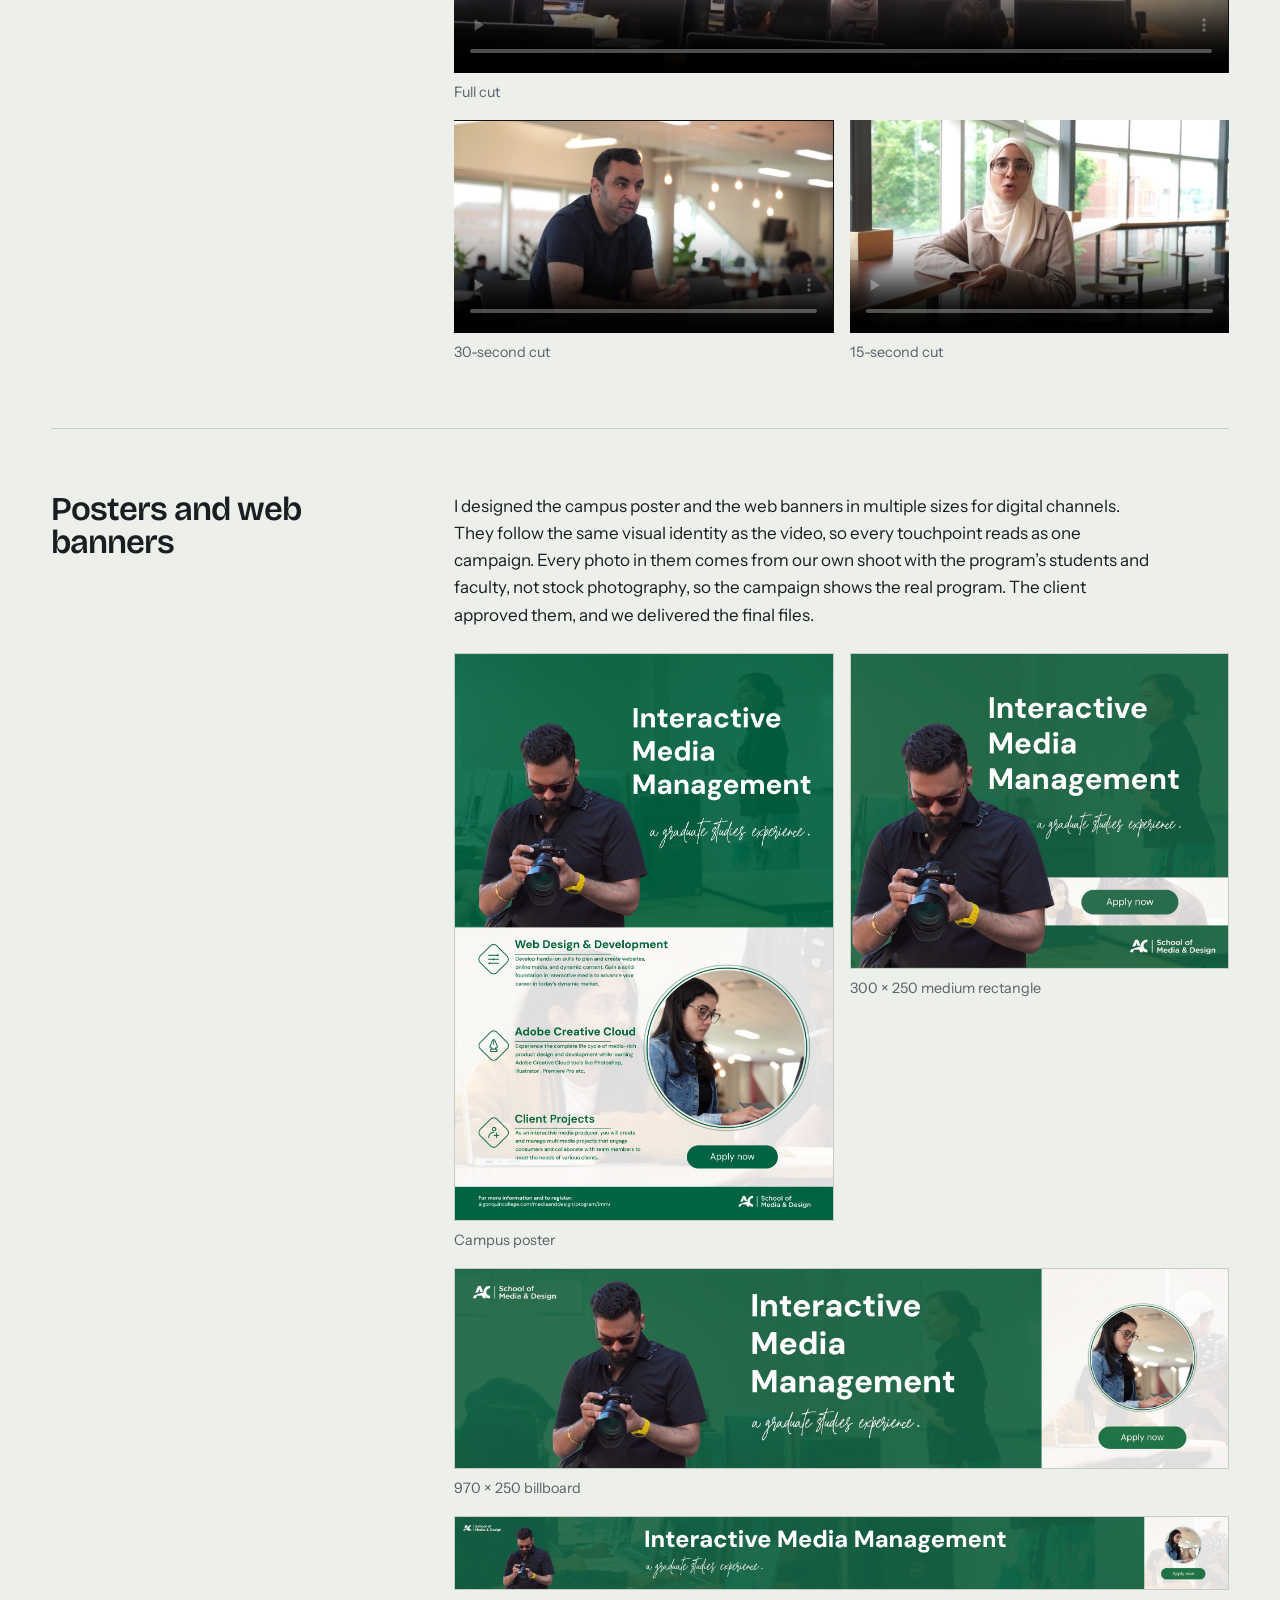
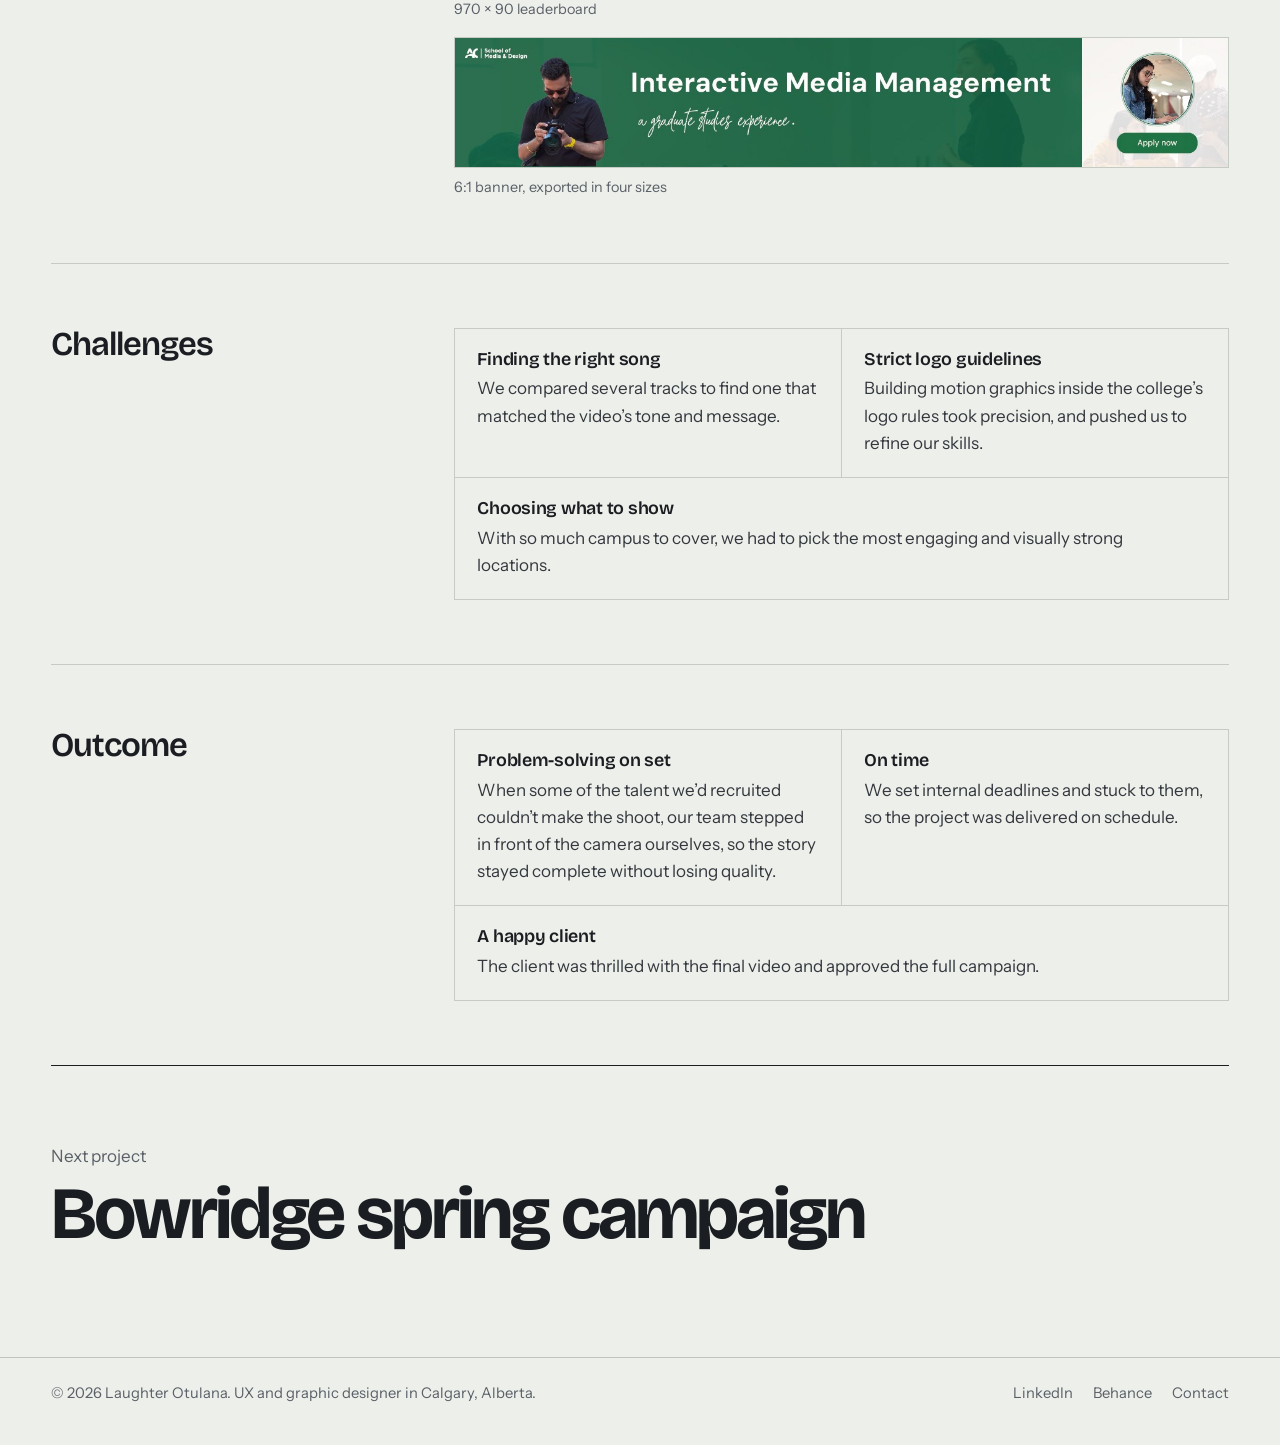
<file: work/imm-program-advertisement.html>
<!DOCTYPE html>
<html lang="en">
<head>
<meta charset="utf-8">
<meta name="viewport" content="width=device-width, initial-scale=1">
<title>Interactive Media Management campaign, Laughter Otulana</title>
<meta name="description" content="An interview-style video, campus posters and digital banners that gave Algonquin College’s Interactive Media Management program one clear, consistent voice.">
<meta property="og:title" content="Interactive Media Management campaign, Laughter Otulana">
<meta property="og:description" content="An interview-style video, campus posters and digital banners that gave Algonquin College’s Interactive Media Management program one clear, consistent voice."><meta property="og:image" content="../assets/img/imm-program-advertisement/thumbnail-imm.jpg">
<link rel="icon" type="image/png" href="../assets/img/favicon.png">
<link rel="preconnect" href="https://fonts.googleapis.com"><link rel="preconnect" href="https://fonts.gstatic.com" crossorigin><link href="https://fonts.googleapis.com/css2?family=Bricolage+Grotesque:opsz,wght@12..96,400..800&family=Instrument+Sans:wght@400..700&display=swap" rel="stylesheet">
<link rel="stylesheet" href="../css/style.css">
</head>
<body>
<a class="skip" href="#main">Skip to content</a>
<header class="site-head"><div class="wrap">
<a class="brand" href="../index.html"><img class="logo" src="../assets/img/logo.png" alt="" width="34" height="40"><span class="full">Laughter Otulana</span></a>
<nav class="nav" aria-label="Main"><a href="../index.html#work" aria-current="page">Work</a><a href="../about.html">About</a><a href="../contact.html">Contact</a></nav>
</div></header>
<main id="main"><div class="wrap">
<header class="case-head">
<a class="back" href="../index.html#work">All work</a>
<h1 class="case-title">Interactive Media Management campaign</h1>
<p class="case-sum">An interview-style video, campus posters and digital banners that gave Algonquin College’s Interactive Media Management program one clear, consistent voice.</p>
<dl class="titleblock"><div><dt>Discipline</dt><dd>Campaign: video, posters and web banners</dd></div><div><dt>My role</dt><dd>Graphic designer, storyboard artist, motion graphics editor, on-screen talent</dd></div><div><dt>Team</dt><dd>Motion Cartel, a student team</dd></div><div><dt>Client</dt><dd>Algonquin College Media and Design</dd></div><div><dt>Deliverables</dt><dd>3 video cuts, posters, web banners</dd></div><div><dt>Tools</dt><dd>Photoshop, Illustrator, Premiere Pro, After Effects</dd></div></dl>
</header>
<div class="media cover hero-img"><div class="ph"><span>Interactive Media Management campaign</span></div><img src="../assets/img/imm-program-advertisement/banner-970x250.jpg" alt="Interactive Media Management web banner: a student with a camera, the program name, a graduate studies experience, and an Apply now button" decoding="async"></div>
<section class="chapter"><h2>Overview</h2><div class="body"><p>As students, my team, Motion Cartel, partnered with Algonquin College’s Media and Design department on a promotional campaign for the Interactive Media Management (IMM) program.</p><p>The goal was to raise the program’s visibility and spark engagement by showing off its hands-on curriculum and the career-building opportunities it opens up.</p></div></section>
<section class="chapter"><h2>My role</h2><div class="body"><ul class="bul"><li><b>Graphic design.</b> I designed the campus poster and the full set of web banners.</li><li><b>Storyboards.</b> I sketched the storyboards that planned each shot of the video.</li><li><b>Motion graphics.</b> I edited the animated graphics in the video, keeping them within the college’s logo guidelines.</li><li><b>On camera.</b> I acted in the video when some of our recruited talent couldn’t make the shoot.</li></ul></div></section>
<section class="chapter"><h2>The brief</h2><div class="body"><ul class="bul"><li><b>Interview-style video.</b> Student and faculty testimonials, program benefits and real-world applications, in a video that’s compelling, easy to watch and on brand.</li><li><b>Three lengths.</b> A 2-minute, 30-second and 15-second cut, so the story works on every platform.</li><li><b>Posters and banners.</b> Eye-catching posters for campus and banners for digital channels.</li><li><b>One look across everything.</b> Video, posters and banners had to share one style, so the campaign felt like a single brand.</li></ul></div></section>
<section class="chapter"><h2>Process</h2><div class="body"><ol class="steps">
<li><h3>Script</h3><p>We started by working with the client to sharpen their objectives and the campaign’s tone and look. Then we wrote a short, energetic interview script with real emotion and connection.</p><p>We didn’t just talk, we showed: motion graphics, fun interviews and on-location shots keep viewers hooked from start to finish. It ends on a clear call to action: <b>Apply Today!</b></p></li>
<li><h3>Location scouting</h3><p>Before storyboarding, we explored the campus and landmarks around Ottawa to find settings that were both beautiful and meaningful. What we found shaped the storyboard and made sure every location supported the video’s message. Here are a few of the spots we considered.</p><div class="shots"><figure class="wide"><div class="media "><div class="ph"><span>The Motion Cartel team</span></div><img src="../assets/img/imm-program-advertisement/team.jpg" alt="The Motion Cartel team smiling for a selfie under a tree on campus" decoding="async"></div><figcaption>The Motion Cartel team, out scouting on campus</figcaption></figure><figure><div class="media "><div class="ph"><span>Learning Centre, on campus</span></div><img src="../assets/img/imm-program-advertisement/scouting-1.jpg" alt="The open-plan Learning Centre with tables, chairs and wooden ceiling slats" decoding="async"></div><figcaption>Learning Centre, on campus</figcaption></figure><figure><div class="media "><div class="ph"><span>Parliament Hill, Ottawa</span></div><img src="../assets/img/imm-program-advertisement/scouting-2.jpg" alt="Two team members with cameras in front of Parliament's Peace Tower" decoding="async"></div><figcaption>Parliament Hill, Ottawa</figcaption></figure><figure><div class="media "><div class="ph"><span>Atrium mural, on campus</span></div><img src="../assets/img/imm-program-advertisement/scouting-3.jpg" alt="A tall, colourful mural of a moose, tree and turtle in a bright campus atrium" decoding="async"></div><figcaption>Atrium mural, on campus</figcaption></figure><figure><div class="media "><div class="ph"><span>Campus from the walkway</span></div><img src="../assets/img/imm-program-advertisement/scouting-4.jpg" alt="A campus road between brick buildings under a blue sky with clouds" decoding="async"></div><figcaption>Campus from the walkway</figcaption></figure></div></li>
<li><h3>Storyboards</h3><p>We planned every shot before picking up a camera, and I sketched the storyboards. We made two storyboard versions, and the client chose the one that became the foundation of the final video.</p><div class="shots"><figure class="fit"><div class="media "><div class="ph"><span>Storyboard</span></div><img src="../assets/img/imm-program-advertisement/storyboard.jpg" alt="Hand-drawn storyboard frames in a sketchbook: Parliament, the Peace Tower clock, the Canadian flag, a canal path, a campus building and a phone filming the scene" decoding="async"></div><figcaption>My storyboard sketches</figcaption></figure></div></li>
<li><h3>Filming</h3><p>We set up lights, cameras and angles, and mixed indoor and outdoor scenes for visual variety. Every shot was framed with care for lighting, angle and story. Afterwards we reviewed each take and carried only the strongest into the edit.</p><div class="shots"><figure class="vid portrait"><video controls muted loop playsinline autoplay preload="metadata" poster="../assets/img/imm-program-advertisement/on-set-poster.jpg" aria-label="Behind the scenes: the team filming an interview on campus"><source src="../assets/video/imm/on-set.mp4" type="video/mp4"></video><figcaption>Behind the scenes on set</figcaption></figure></div></li>
</ol></div></section>
<section class="chapter"><h2>The final cut</h2><div class="body"><div class="stats"><div><b>1:48</b><span>Full cut. The complete story of the program.</span></div><div><b>0:30</b><span>The same message in a tighter format.</span></div><div><b>0:15</b><span>A quick teaser for fast-scrolling platforms.</span></div></div><p>Each cut was tailored to where it would run, so the message lands whether someone watches for almost two minutes or just fifteen seconds.</p><div class="shots"><figure class="vid wide"><video controls playsinline preload="metadata" poster="../assets/img/imm-program-advertisement/full-cut-poster.jpg" aria-label="Full cut"><source src="../assets/video/imm/full-cut.mp4" type="video/mp4"></video><figcaption>Full cut</figcaption></figure><figure class="vid"><video controls playsinline preload="metadata" poster="../assets/img/imm-program-advertisement/cut-30s-poster.jpg" aria-label="30-second cut"><source src="../assets/video/imm/cut-30s.mp4" type="video/mp4"></video><figcaption>30-second cut</figcaption></figure><figure class="vid"><video controls playsinline preload="metadata" poster="../assets/img/imm-program-advertisement/cut-15s-poster.jpg" aria-label="15-second cut"><source src="../assets/video/imm/cut-15s.mp4" type="video/mp4"></video><figcaption>15-second cut</figcaption></figure></div></div></section>
<section class="chapter"><h2>Posters and web banners</h2><div class="body"><p>I designed the campus poster and the web banners in multiple sizes for digital channels. They follow the same visual identity as the video, so every touchpoint reads as one campaign. Every photo in them comes from our own shoot with the program’s students and faculty, not stock photography, so the campaign shows the real program. The client approved them, and we delivered the final files.</p><div class="shots"><figure class="fit"><div class="media "><div class="ph"><span>Campus poster</span></div><img src="../assets/img/imm-program-advertisement/poster-1.jpg" alt="Campus poster: Interactive Media Management, a graduate studies experience, with program highlights and an Apply now button" decoding="async"></div><figcaption>Campus poster</figcaption></figure><figure class="fit"><div class="media "><div class="ph"><span>300 × 250 medium rectangle</span></div><img src="../assets/img/imm-program-advertisement/banner-300x250.jpg" alt="Square web banner: Interactive Media Management, a graduate studies experience, Apply now" decoding="async"></div><figcaption>300 × 250 medium rectangle</figcaption></figure></div><div class="shots stack"><figure class="fit"><div class="media "><div class="ph"><span>970 × 250 billboard</span></div><img src="../assets/img/imm-program-advertisement/banner-970x250.jpg" alt="Wide web banner: Interactive Media Management, a graduate studies experience, Apply now" decoding="async"></div><figcaption>970 × 250 billboard</figcaption></figure><figure class="fit"><div class="media "><div class="ph"><span>970 × 90 leaderboard</span></div><img src="../assets/img/imm-program-advertisement/banner-970x90.jpg" alt="Leaderboard web banner: Interactive Media Management, a graduate studies experience, Apply now" decoding="async"></div><figcaption>970 × 90 leaderboard</figcaption></figure><figure class="fit"><div class="media "><div class="ph"><span>6:1 banner, exported in four sizes</span></div><img src="../assets/img/imm-program-advertisement/banner-6x1.jpg" alt="Web banner: Interactive Media Management, a graduate studies experience, Apply now" decoding="async"></div><figcaption>6:1 banner, exported in four sizes</figcaption></figure></div></div></section>
<section class="chapter"><h2>Challenges</h2><div class="body"><div class="pairs"><div><h3>Finding the right song</h3><p>We compared several tracks to find one that matched the video’s tone and message.</p></div><div><h3>Strict logo guidelines</h3><p>Building motion graphics inside the college’s logo rules took precision, and pushed us to refine our skills.</p></div><div><h3>Choosing what to show</h3><p>With so much campus to cover, we had to pick the most engaging and visually strong locations.</p></div></div></div></section>
<section class="chapter"><h2>Outcome</h2><div class="body"><div class="pairs"><div><h3>Problem-solving on set</h3><p>When some of the talent we’d recruited couldn’t make the shoot, our team stepped in front of the camera ourselves, so the story stayed complete without losing quality.</p></div><div><h3>On time</h3><p>We set internal deadlines and stuck to them, so the project was delivered on schedule.</p></div><div><h3>A happy client</h3><p>The client was thrilled with the final video and approved the full campaign.</p></div></div></div></section>
<a class="next" href="bowridge.html"><span>Next project</span><b>Bowridge spring campaign</b></a>
</div></main>
<footer class="site-foot"><div class="wrap">
<span>© <span data-year>2026</span> Laughter Otulana. UX and graphic designer in Calgary, Alberta.</span>
<nav aria-label="Social"><a href="https://www.linkedin.com/in/laughter-otulana-2809b318a/">LinkedIn</a><a href="https://www.behance.net/laughteoluwase">Behance</a><a href="../contact.html">Contact</a></nav>
</div></footer>
<script src="../js/main.js"></script>
</body>
</html>
</file>
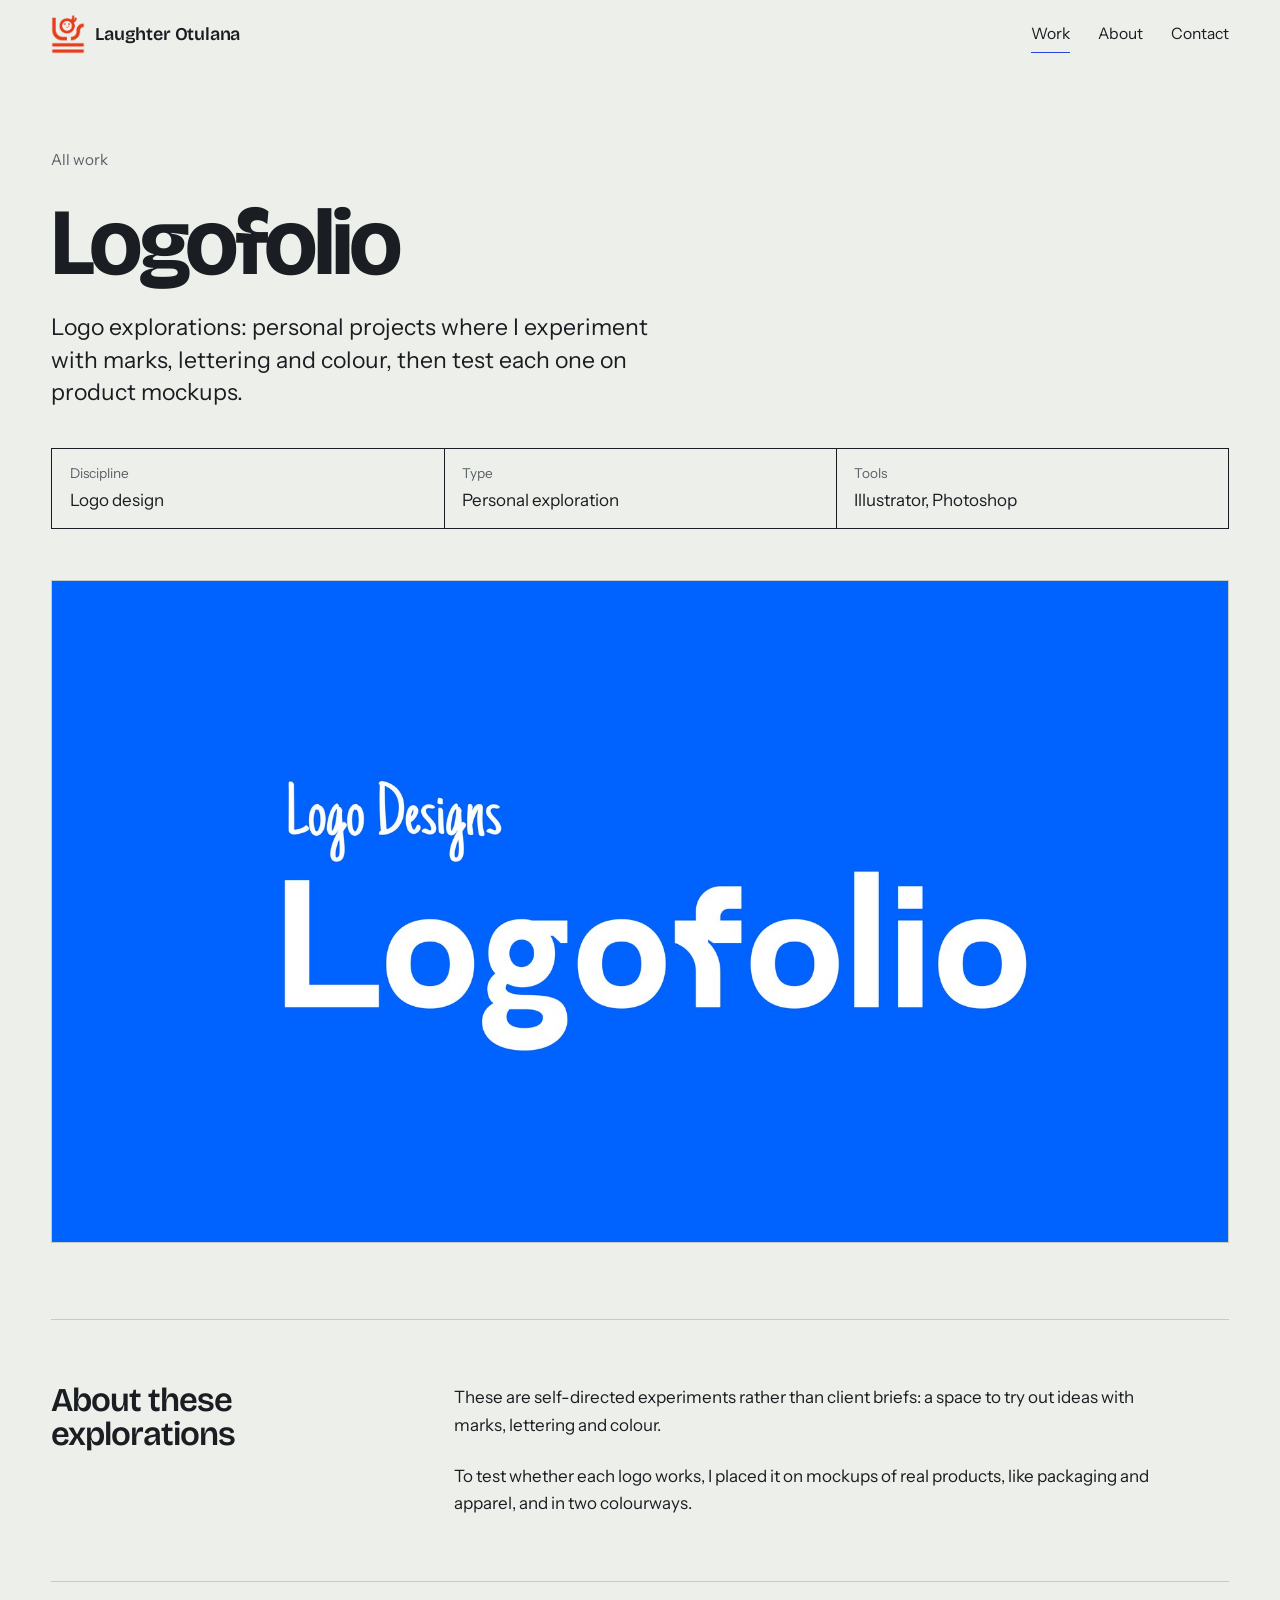
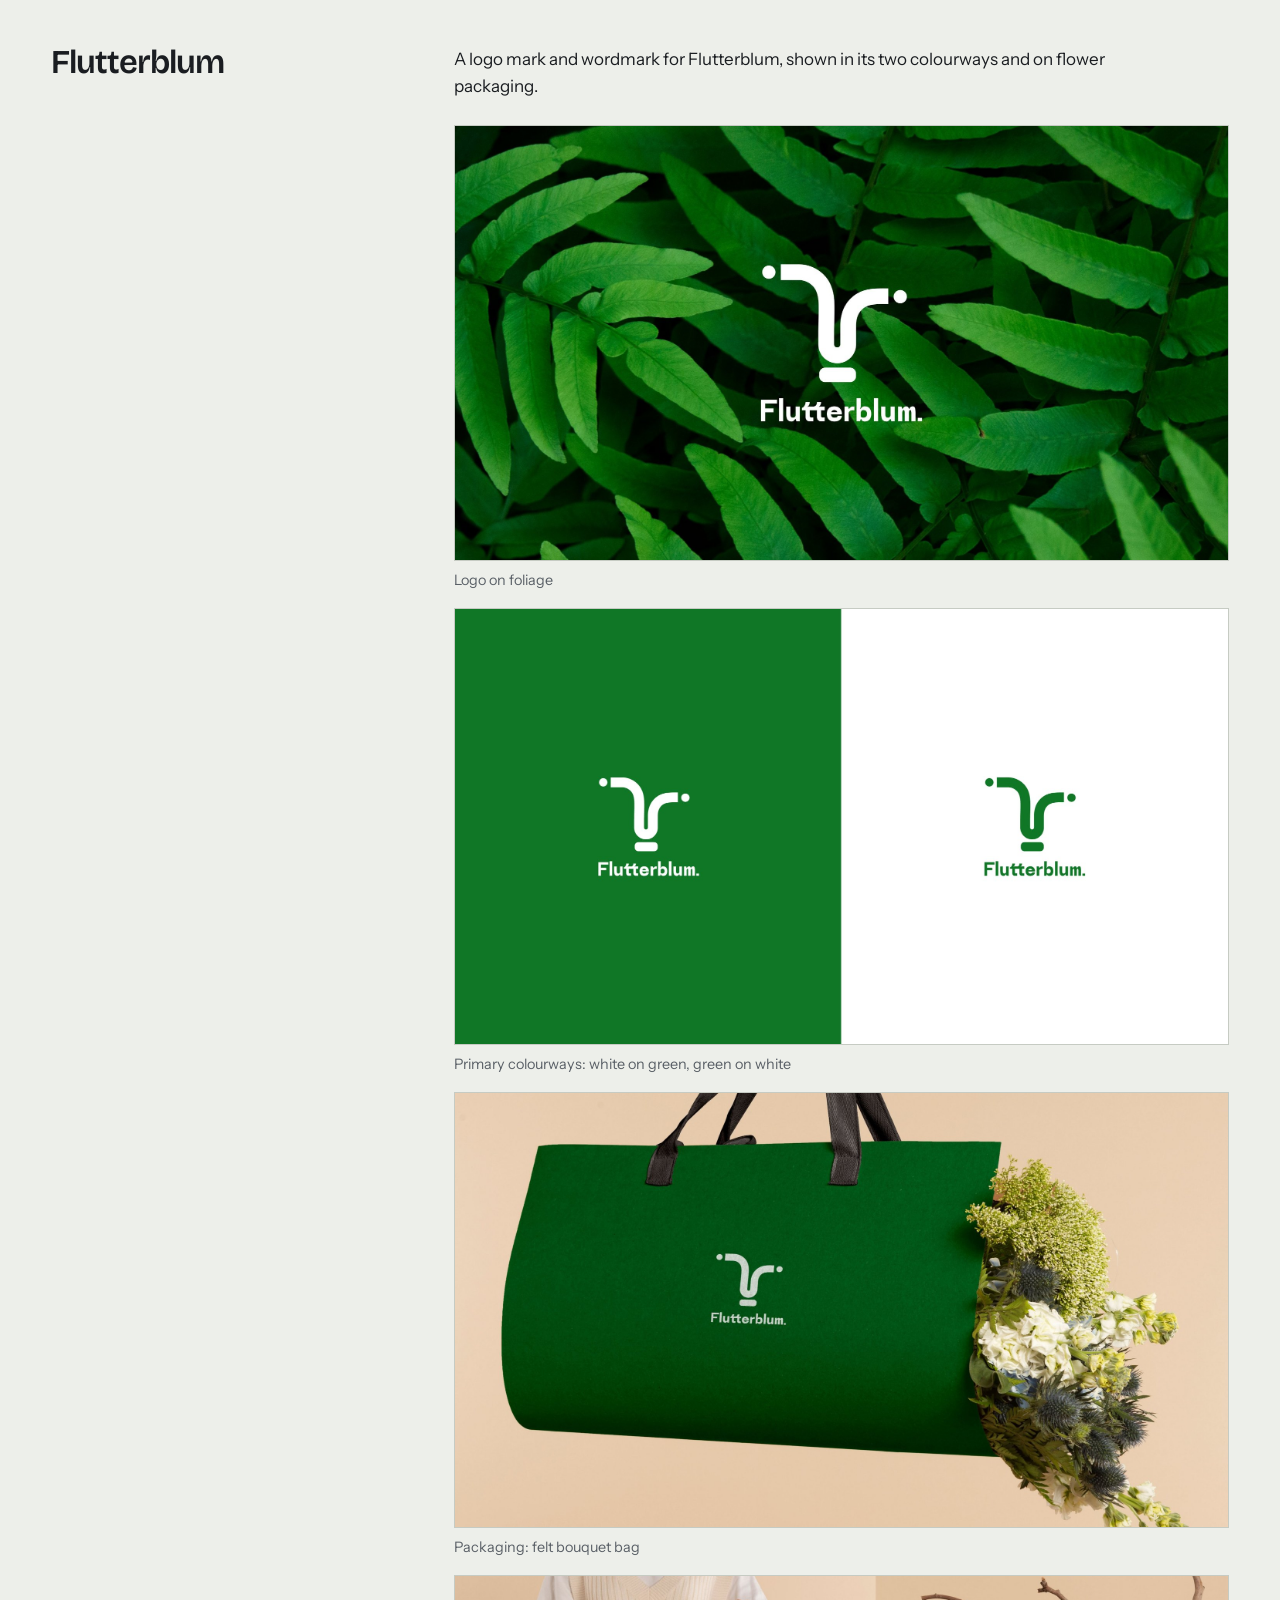
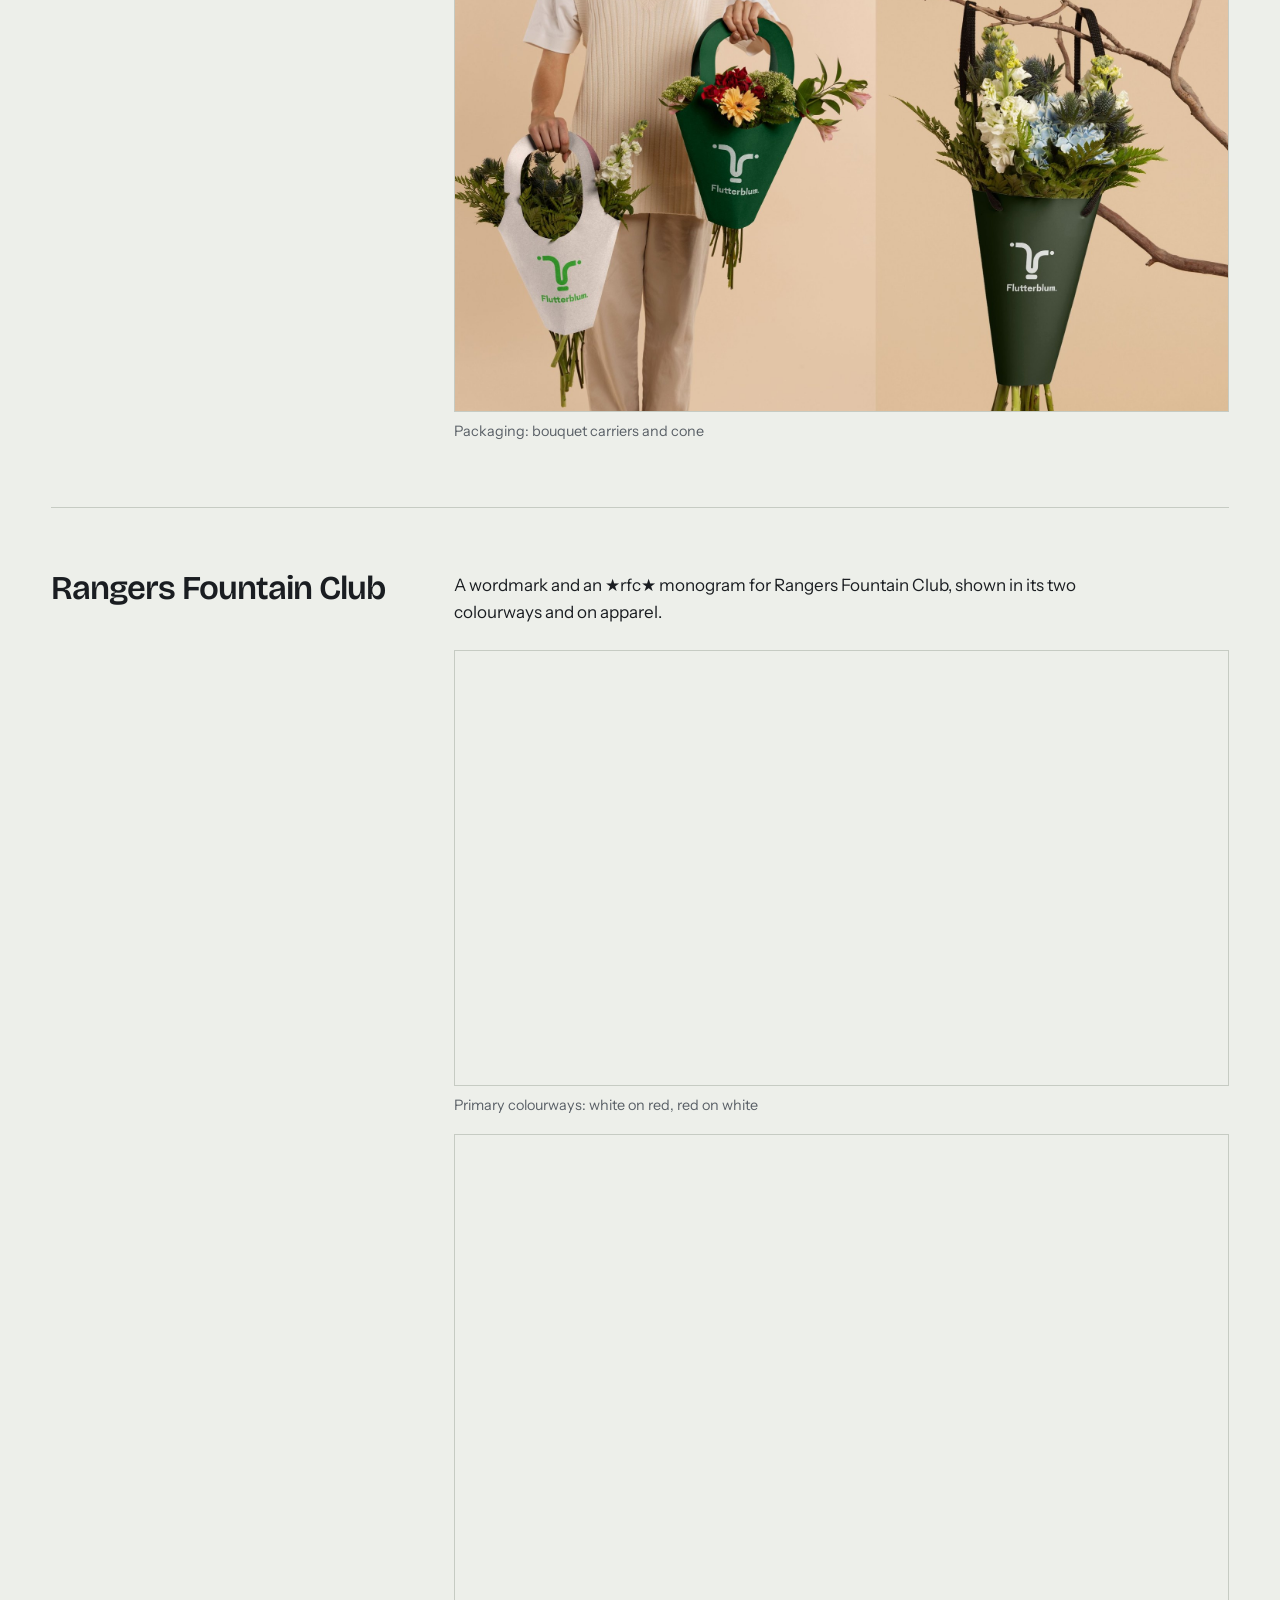
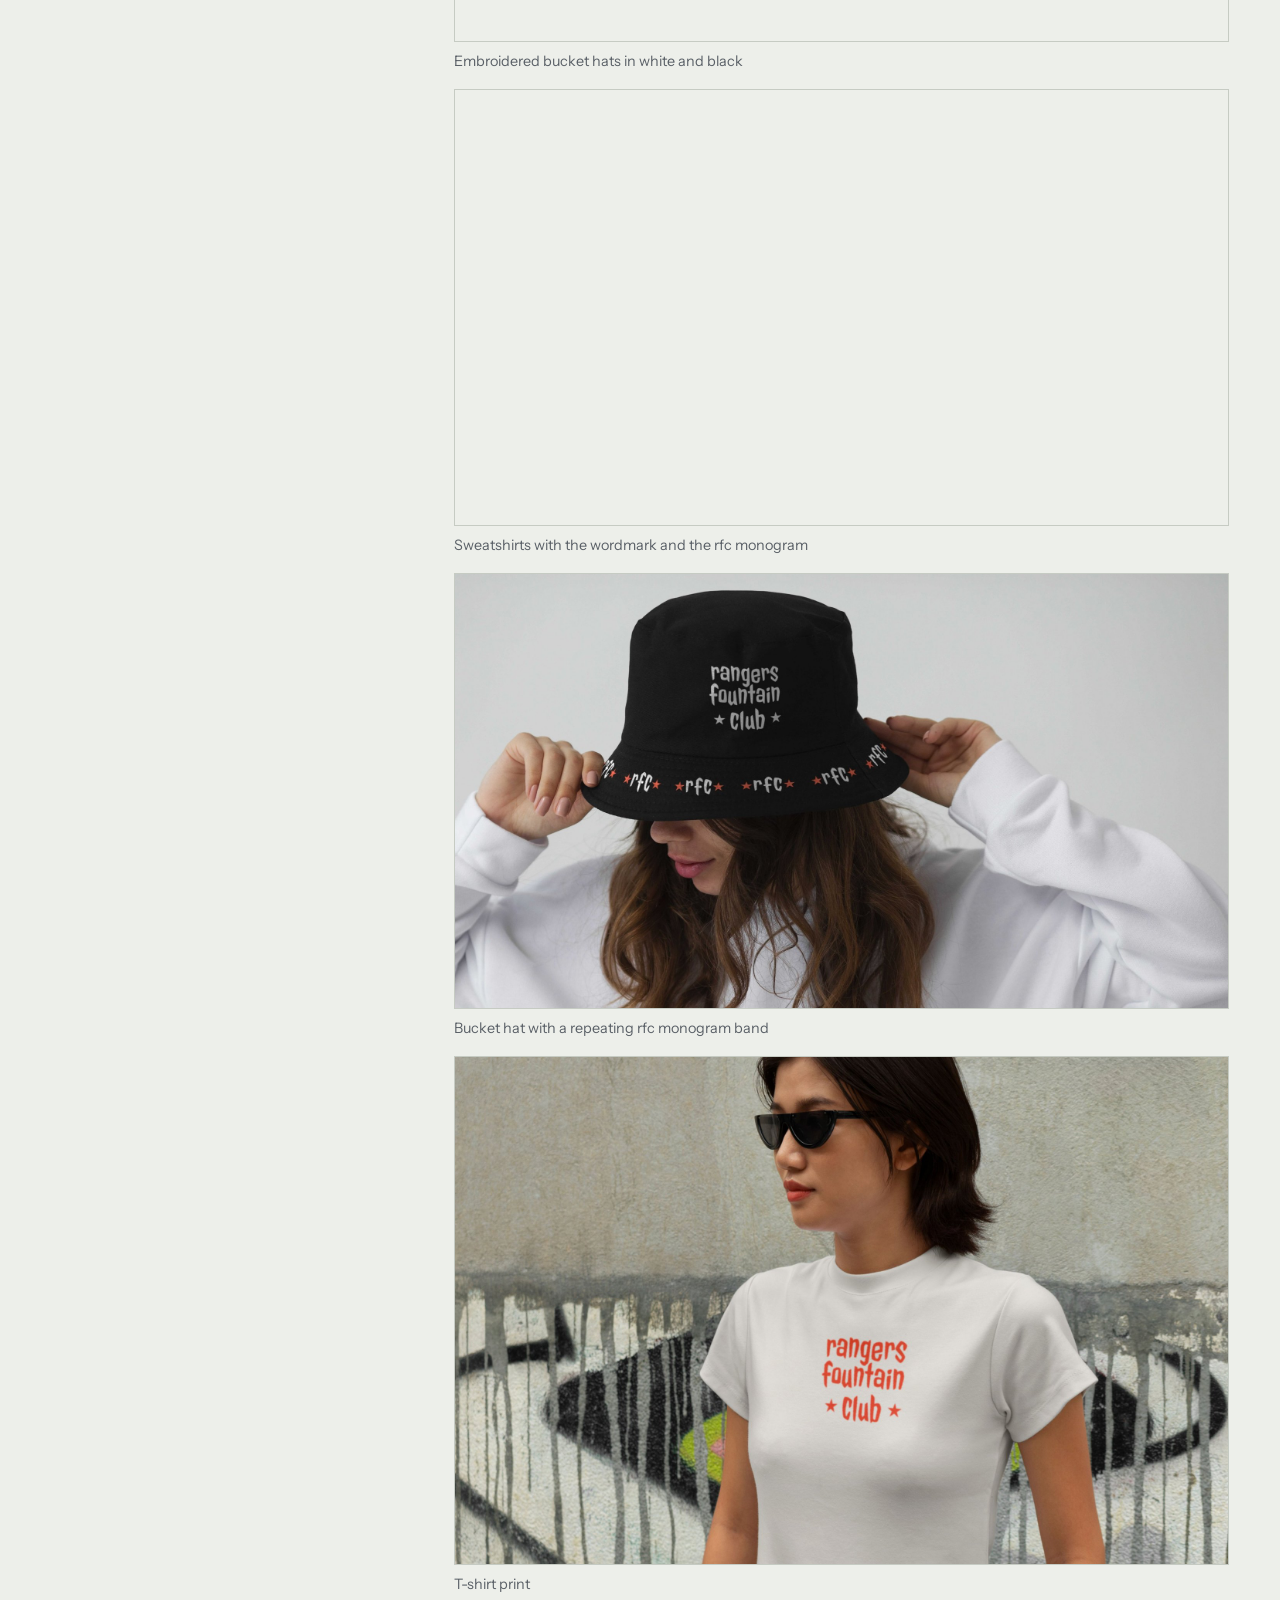
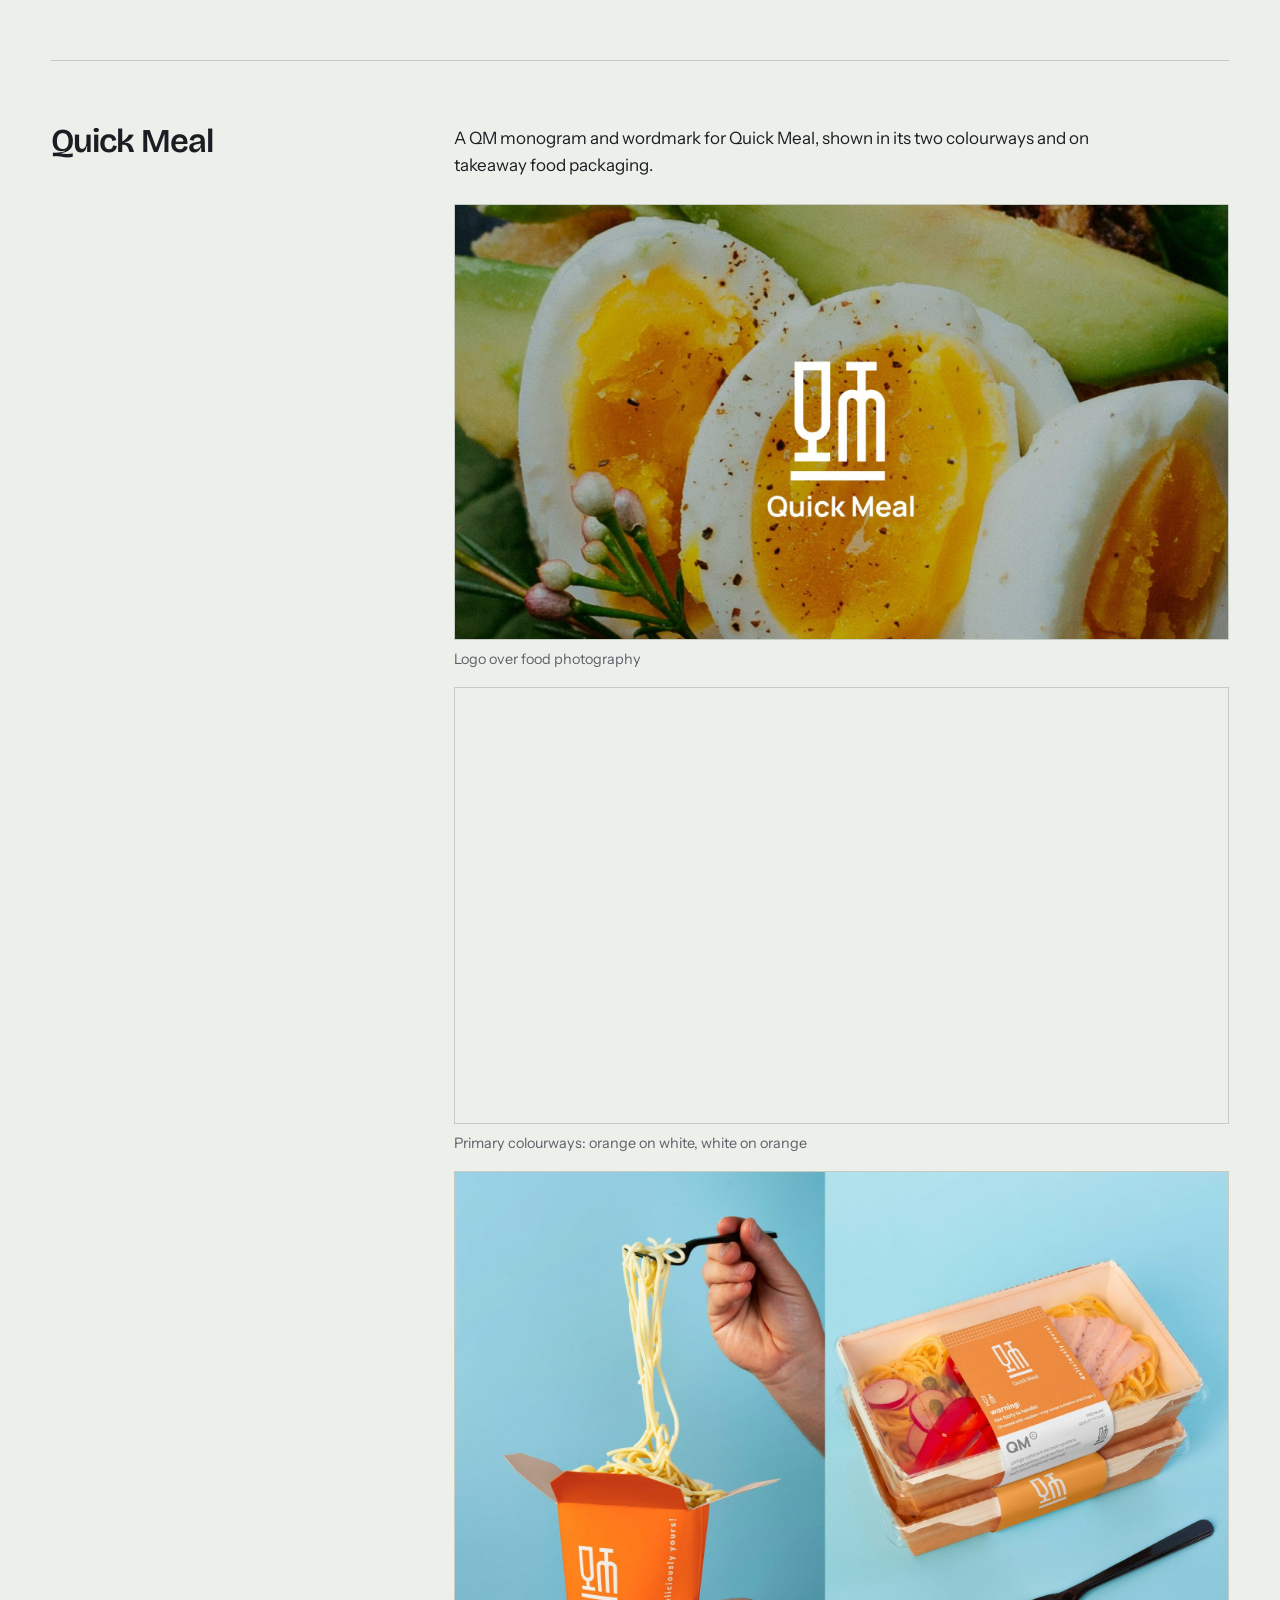
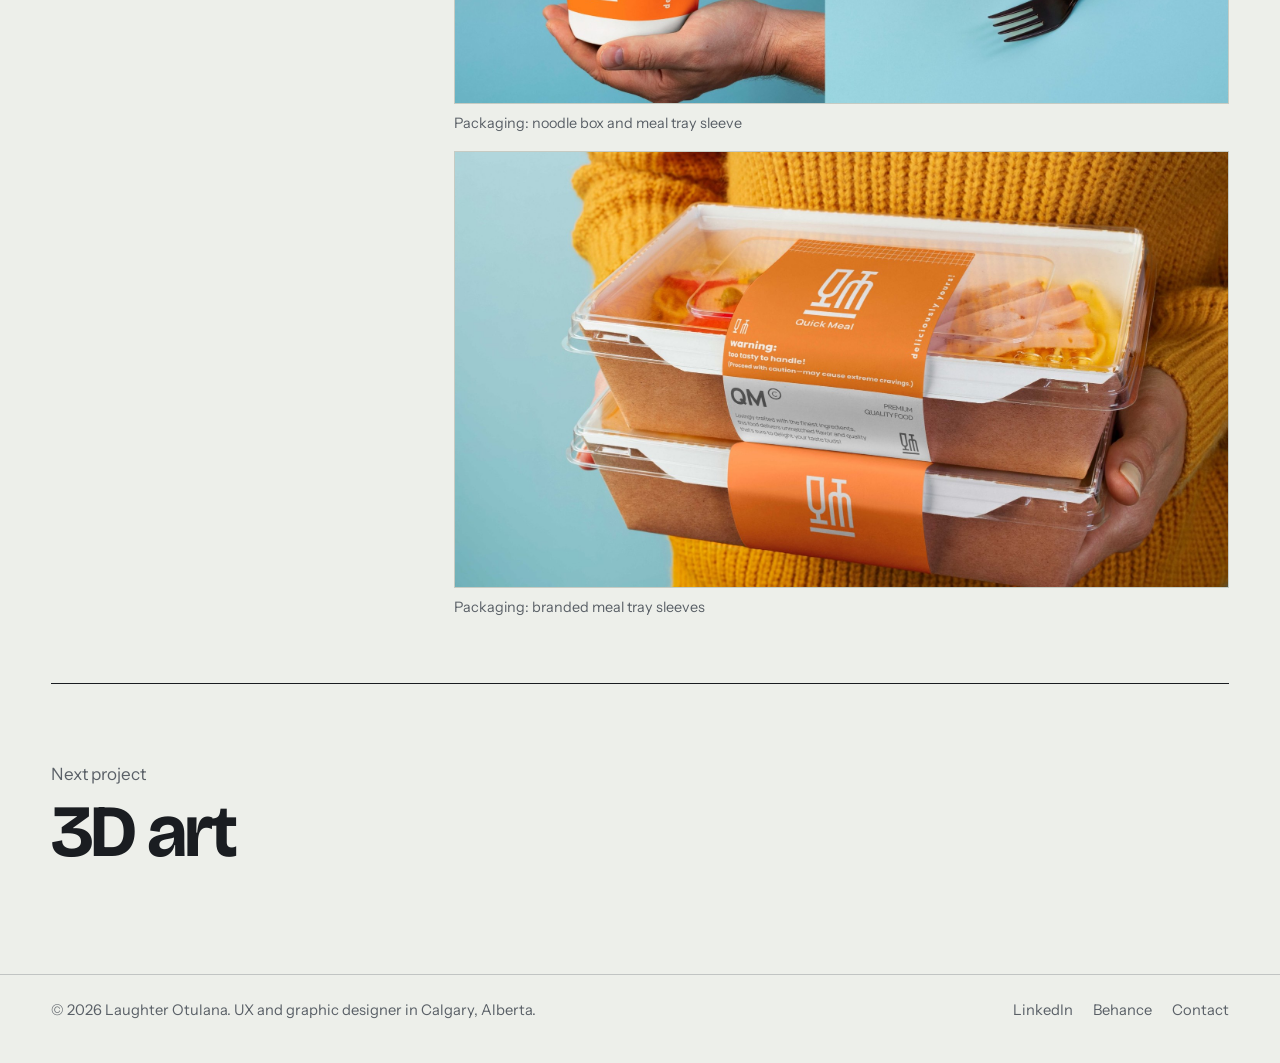
<file: work/logofolio.html>
<!DOCTYPE html>
<html lang="en">
<head>
<meta charset="utf-8">
<meta name="viewport" content="width=device-width, initial-scale=1">
<title>Logofolio, Laughter Otulana</title>
<meta name="description" content="Logo explorations: personal projects experimenting with marks, lettering and colour.">
<meta property="og:title" content="Logofolio, Laughter Otulana">
<meta property="og:description" content="Logo explorations: personal projects experimenting with marks, lettering and colour."><meta property="og:image" content="../assets/img/logofolio/cover.jpg">
<link rel="icon" type="image/png" href="../assets/img/favicon.png">
<link rel="preconnect" href="https://fonts.googleapis.com"><link rel="preconnect" href="https://fonts.gstatic.com" crossorigin><link href="https://fonts.googleapis.com/css2?family=Bricolage+Grotesque:opsz,wght@12..96,400..800&family=Instrument+Sans:wght@400..700&display=swap" rel="stylesheet">
<link rel="stylesheet" href="../css/style.css">
</head>
<body>
<a class="skip" href="#main">Skip to content</a>
<header class="site-head"><div class="wrap">
<a class="brand" href="../index.html"><img class="logo" src="../assets/img/logo.png" alt="" width="34" height="40"><span class="full">Laughter Otulana</span></a>
<nav class="nav" aria-label="Main"><a href="../index.html#work" aria-current="page">Work</a><a href="../about.html">About</a><a href="../contact.html">Contact</a></nav>
</div></header>
<main id="main"><div class="wrap">
<header class="case-head">
<a class="back" href="../index.html#work">All work</a>
<h1 class="case-title">Logofolio</h1>
<p class="case-sum">Logo explorations: personal projects where I experiment with marks, lettering and colour, then test each one on product mockups.</p>
<dl class="titleblock"><div><dt>Discipline</dt><dd>Logo design</dd></div><div><dt>Type</dt><dd>Personal exploration</dd></div><div><dt>Tools</dt><dd>Illustrator, Photoshop</dd></div></dl>
</header>
<div class="media cover"><div class="ph"><span>Logofolio</span></div><img src="../assets/img/logofolio/cover.jpg" alt="Logofolio: logo designs, white wordmark on cobalt blue" loading="lazy" decoding="async"></div>
<section class="chapter"><h2>About these explorations</h2><div class="body"><p>These are self-directed experiments rather than client briefs: a space to try out ideas with marks, lettering and colour.</p><p>To test whether each logo works, I placed it on mockups of real products, like packaging and apparel, and in two colourways.</p></div></section>
<section class="chapter"><h2>Flutterblum</h2><div class="body"><p>A logo mark and wordmark for Flutterblum, shown in its two colourways and on flower packaging.</p><div class="shots"><figure class="fit wide"><div class="media "><div class="ph"><span>Logo on foliage</span></div><img src="../assets/img/logofolio/flutterblum-hero.jpg" alt="Flutterblum logo mark and wordmark in white over green fern leaves" decoding="async"></div><figcaption>Logo on foliage</figcaption></figure><figure class="fit wide"><div class="media "><div class="ph"><span>Primary colourways: white on green, green on white</span></div><img src="../assets/img/logofolio/flutterblum-colourways.jpg" alt="Flutterblum logo in white on green and in green on white" decoding="async"></div><figcaption>Primary colourways: white on green, green on white</figcaption></figure><figure class="fit wide"><div class="media "><div class="ph"><span>Packaging: felt bouquet bag</span></div><img src="../assets/img/logofolio/flutterblum-bag.jpg" alt="Green felt bag holding a bouquet, printed with the Flutterblum logo" decoding="async"></div><figcaption>Packaging: felt bouquet bag</figcaption></figure><figure class="fit wide"><div class="media "><div class="ph"><span>Packaging: bouquet carriers and cone</span></div><img src="../assets/img/logofolio/flutterblum-bouquets.jpg" alt="Flower carriers in white and green and a green bouquet cone, each printed with the Flutterblum logo" decoding="async"></div><figcaption>Packaging: bouquet carriers and cone</figcaption></figure></div></div></section>
<section class="chapter"><h2>Rangers Fountain Club</h2><div class="body"><p>A wordmark and an ★rfc★ monogram for Rangers Fountain Club, shown in its two colourways and on apparel.</p><div class="shots"><figure class="fit wide"><div class="media "><div class="ph"><span>Primary colourways: white on red, red on white</span></div><img src="../assets/img/logofolio/rfc-colourways.jpg" alt="Rangers Fountain Club wordmark in white on red and in red on white" decoding="async"></div><figcaption>Primary colourways: white on red, red on white</figcaption></figure><figure class="fit wide"><div class="media "><div class="ph"><span>Embroidered bucket hats in white and black</span></div><img src="../assets/img/logofolio/rfc-bucket-hats.jpg" alt="Stacked white and black bucket hats embroidered with the Rangers Fountain Club wordmark" decoding="async"></div><figcaption>Embroidered bucket hats in white and black</figcaption></figure><figure class="fit wide"><div class="media "><div class="ph"><span>Sweatshirts with the wordmark and the rfc monogram</span></div><img src="../assets/img/logofolio/rfc-sweatshirts.jpg" alt="Two people in white sweatshirts, one printed with the wordmark and one with the rfc monogram" decoding="async"></div><figcaption>Sweatshirts with the wordmark and the rfc monogram</figcaption></figure><figure class="fit wide"><div class="media "><div class="ph"><span>Bucket hat with a repeating rfc monogram band</span></div><img src="../assets/img/logofolio/rfc-hat-band.jpg" alt="Black bucket hat with the wordmark on the front and a repeating rfc monogram around the brim" decoding="async"></div><figcaption>Bucket hat with a repeating rfc monogram band</figcaption></figure><figure class="fit wide"><div class="media "><div class="ph"><span>T-shirt print</span></div><img src="../assets/img/logofolio/rfc-tee.jpg" alt="White T-shirt printed with the Rangers Fountain Club wordmark in red" decoding="async"></div><figcaption>T-shirt print</figcaption></figure></div></div></section>
<section class="chapter"><h2>Quick Meal</h2><div class="body"><p>A QM monogram and wordmark for Quick Meal, shown in its two colourways and on takeaway food packaging.</p><div class="shots"><figure class="fit wide"><div class="media "><div class="ph"><span>Logo over food photography</span></div><img src="../assets/img/logofolio/qm-hero.jpg" alt="Quick Meal logo in white over a close-up of sliced boiled eggs and avocado" decoding="async"></div><figcaption>Logo over food photography</figcaption></figure><figure class="fit wide"><div class="media "><div class="ph"><span>Primary colourways: orange on white, white on orange</span></div><img src="../assets/img/logofolio/qm-colourways.jpg" alt="Quick Meal logo in orange on white and in white on orange" decoding="async"></div><figcaption>Primary colourways: orange on white, white on orange</figcaption></figure><figure class="fit wide"><div class="media "><div class="ph"><span>Packaging: noodle box and meal tray sleeve</span></div><img src="../assets/img/logofolio/qm-noodle-box-tray.jpg" alt="An orange noodle box with the QM mark, and a stacked meal tray wrapped in a branded sleeve" decoding="async"></div><figcaption>Packaging: noodle box and meal tray sleeve</figcaption></figure><figure class="fit wide"><div class="media "><div class="ph"><span>Packaging: branded meal tray sleeves</span></div><img src="../assets/img/logofolio/qm-meal-trays.jpg" alt="Two stacked meal trays with orange Quick Meal sleeves, held against a yellow sweater" decoding="async"></div><figcaption>Packaging: branded meal tray sleeves</figcaption></figure></div></div></section>
<a class="next" href="3d-art.html"><span>Next project</span><b>3D art</b></a>
</div></main>
<footer class="site-foot"><div class="wrap">
<span>© <span data-year>2026</span> Laughter Otulana. UX and graphic designer in Calgary, Alberta.</span>
<nav aria-label="Social"><a href="https://www.linkedin.com/in/laughter-otulana-2809b318a/">LinkedIn</a><a href="https://www.behance.net/laughteoluwase">Behance</a><a href="../contact.html">Contact</a></nav>
</div></footer>
<script src="../js/main.js"></script>
</body>
</html>
</file>
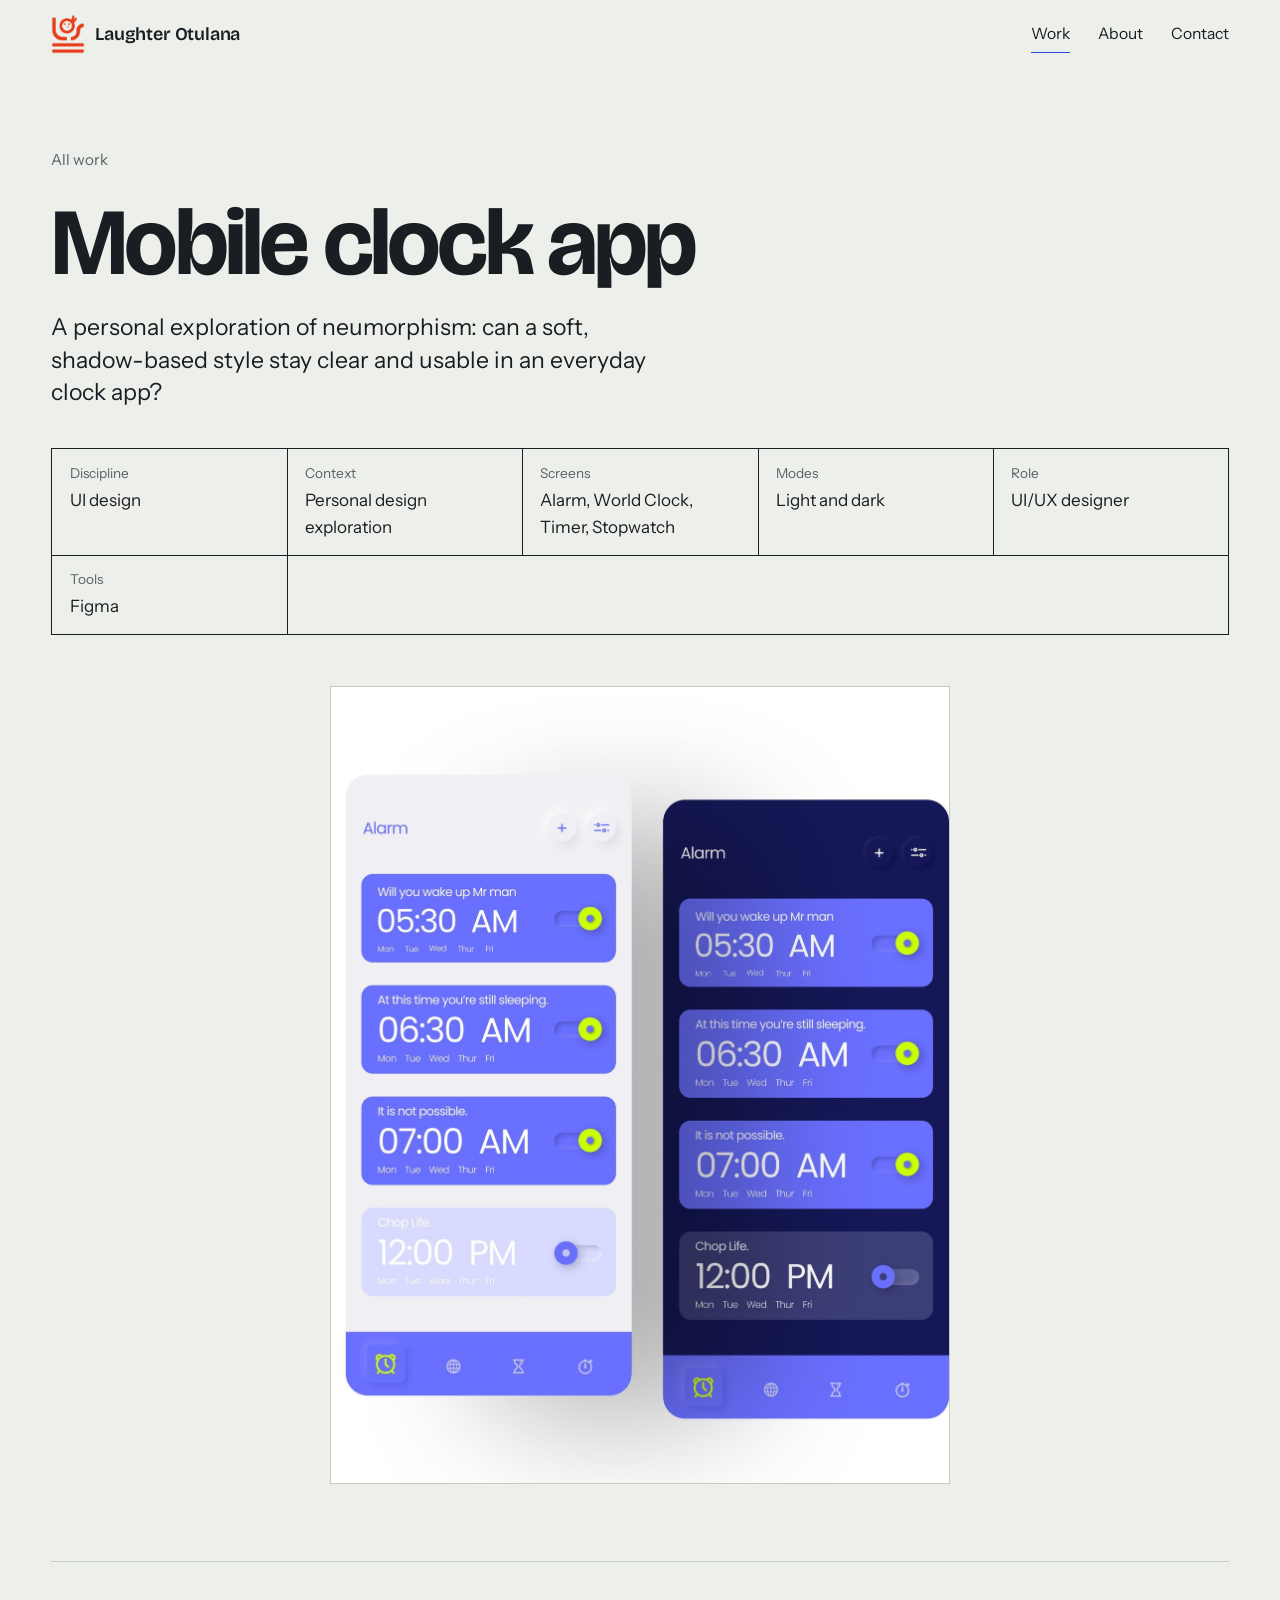
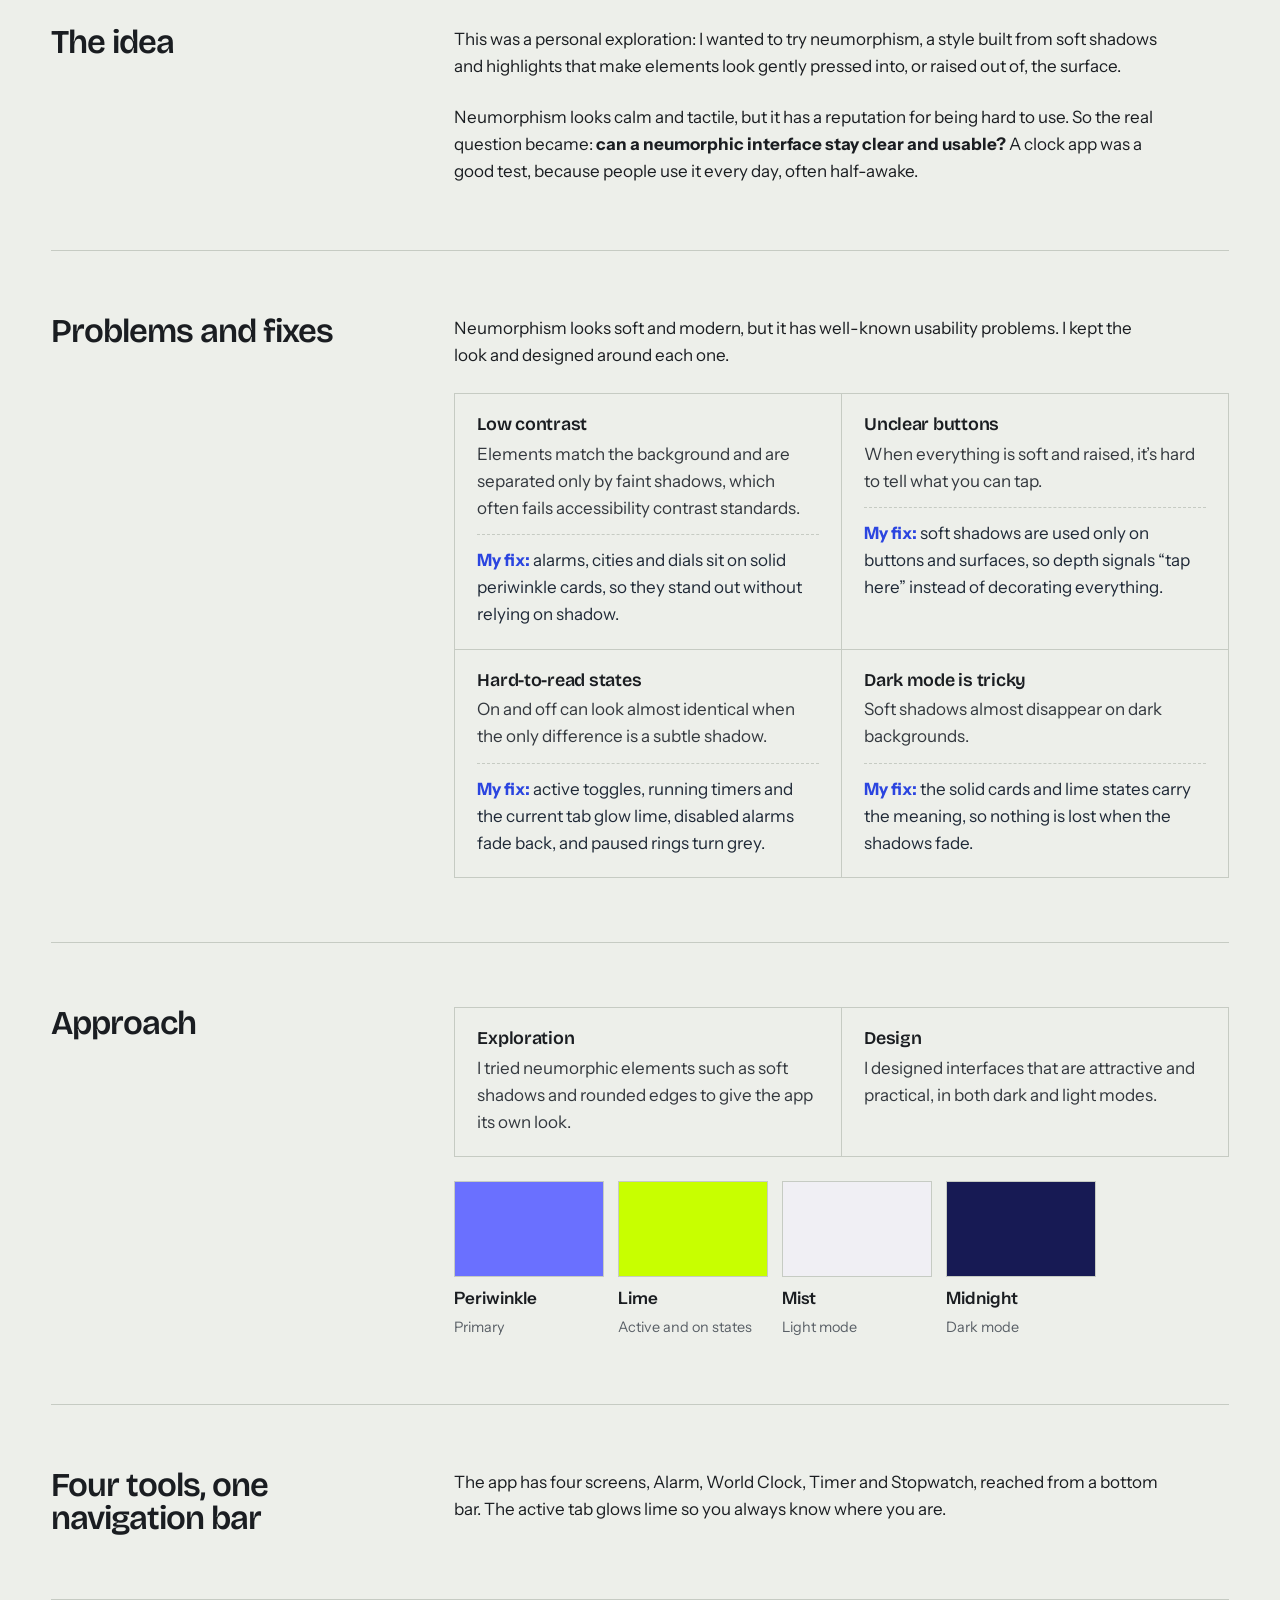
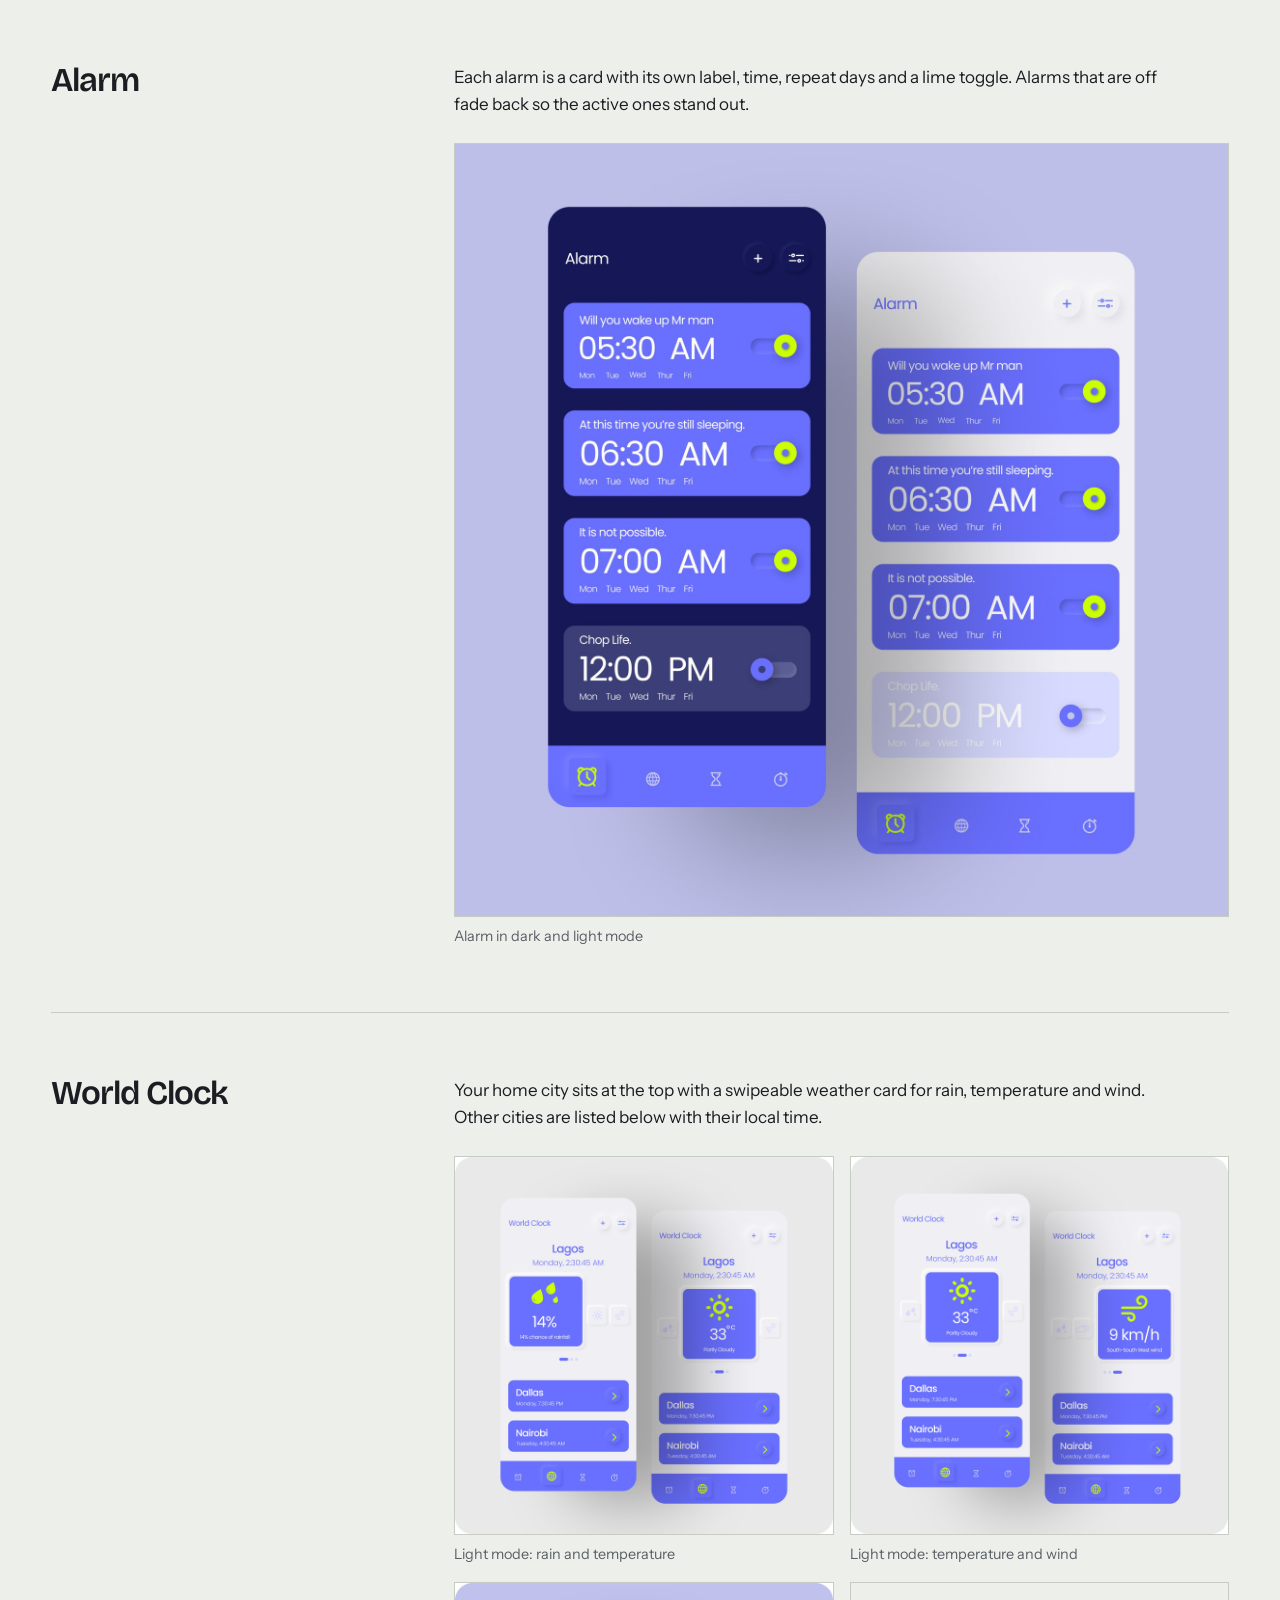
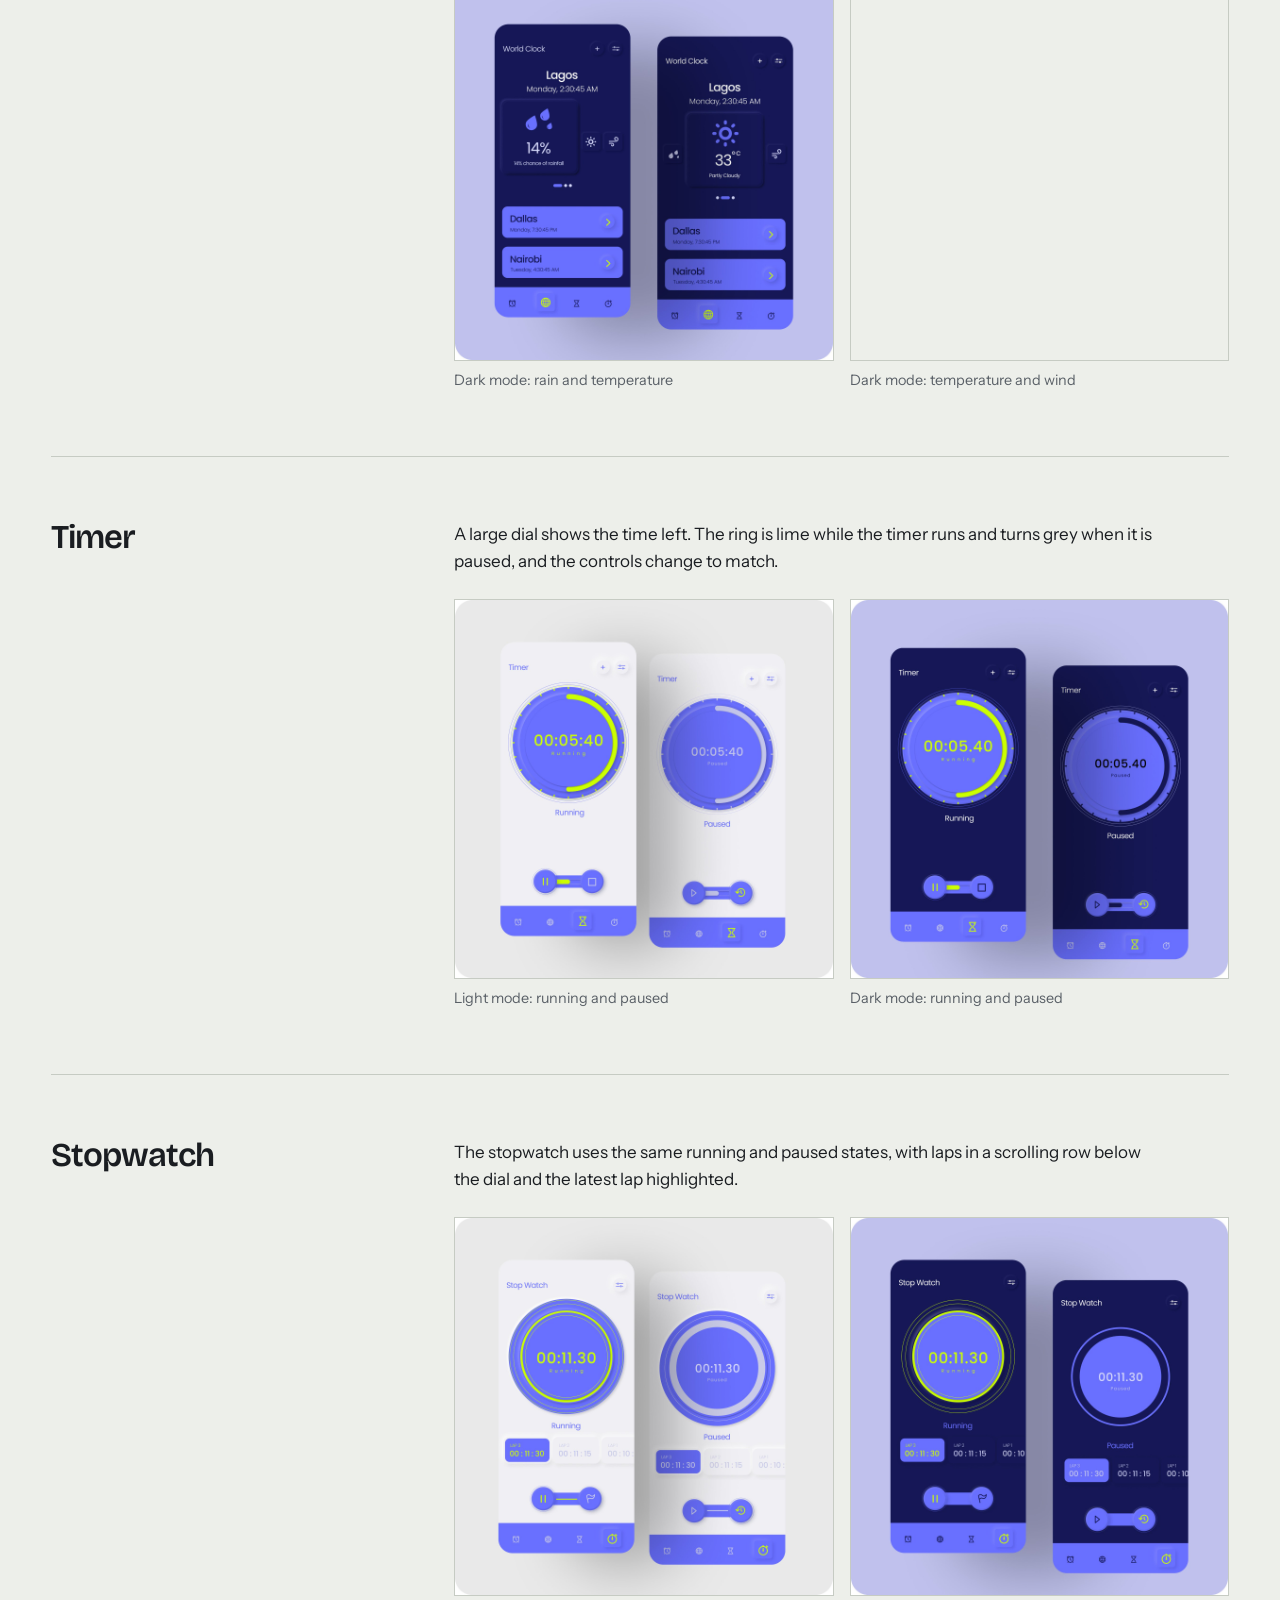
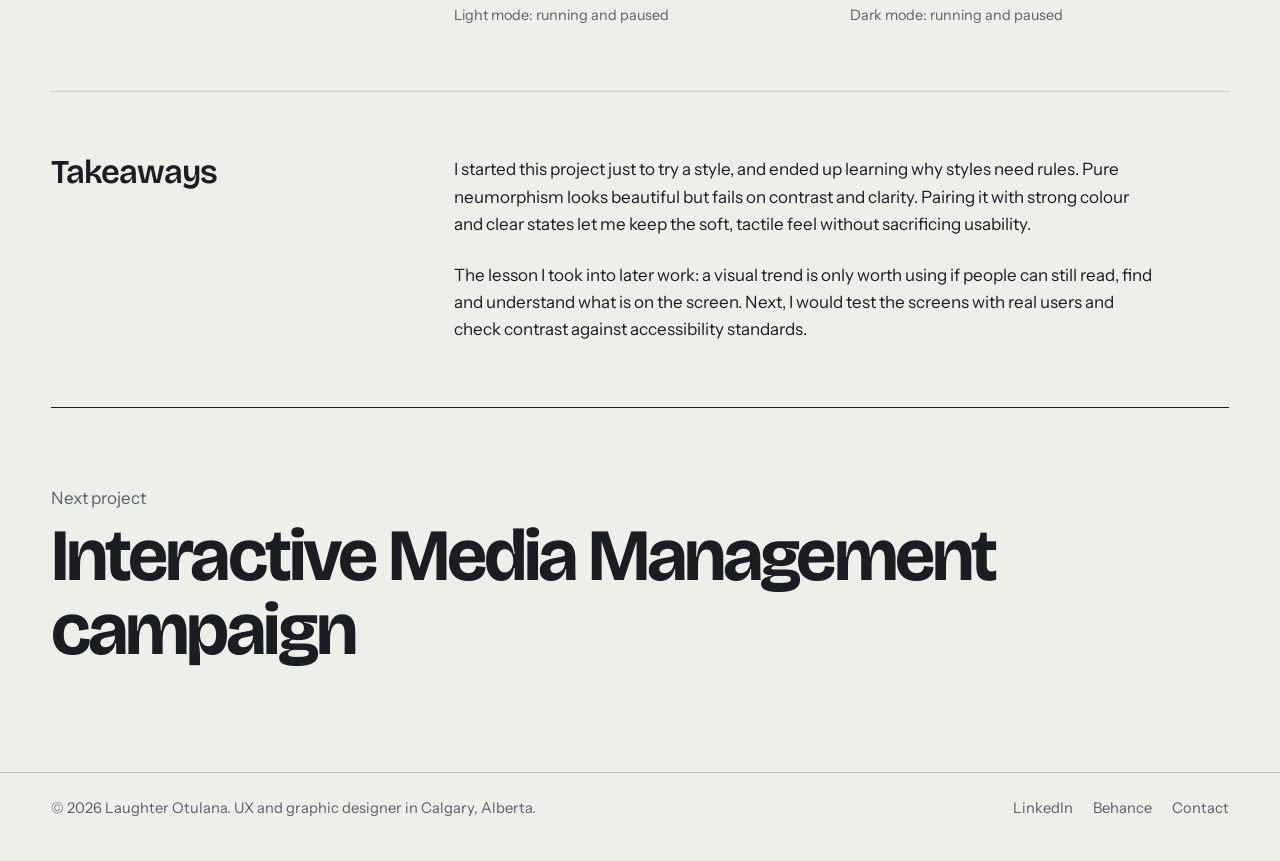
<file: work/mobile-clock-app.html>
<!DOCTYPE html>
<html lang="en">
<head>
<meta charset="utf-8">
<meta name="viewport" content="width=device-width, initial-scale=1">
<title>Mobile clock app, Laughter Otulana</title>
<meta name="description" content="A neumorphic redesign of an Android-style clock app, in light and dark modes.">
<meta property="og:title" content="Mobile clock app, Laughter Otulana">
<meta property="og:description" content="A neumorphic redesign of an Android-style clock app, in light and dark modes."><meta property="og:image" content="../assets/img/mobile-clock-app/thumbnail.jpg">
<link rel="icon" type="image/png" href="../assets/img/favicon.png">
<link rel="preconnect" href="https://fonts.googleapis.com"><link rel="preconnect" href="https://fonts.gstatic.com" crossorigin><link href="https://fonts.googleapis.com/css2?family=Bricolage+Grotesque:opsz,wght@12..96,400..800&family=Instrument+Sans:wght@400..700&display=swap" rel="stylesheet">
<link rel="stylesheet" href="../css/style.css">
</head>
<body>
<a class="skip" href="#main">Skip to content</a>
<header class="site-head"><div class="wrap">
<a class="brand" href="../index.html"><img class="logo" src="../assets/img/logo.png" alt="" width="34" height="40"><span class="full">Laughter Otulana</span></a>
<nav class="nav" aria-label="Main"><a href="../index.html#work" aria-current="page">Work</a><a href="../about.html">About</a><a href="../contact.html">Contact</a></nav>
</div></header>
<main id="main"><div class="wrap">
<header class="case-head">
<a class="back" href="../index.html#work">All work</a>
<h1 class="case-title">Mobile clock app</h1>
<p class="case-sum">A personal exploration of neumorphism: can a soft, shadow-based style stay clear and usable in an everyday clock app?</p>
<dl class="titleblock"><div><dt>Discipline</dt><dd>UI design</dd></div><div><dt>Context</dt><dd>Personal design exploration</dd></div><div><dt>Screens</dt><dd>Alarm, World Clock, Timer, Stopwatch</dd></div><div><dt>Modes</dt><dd>Light and dark</dd></div><div><dt>Role</dt><dd>UI/UX designer</dd></div><div><dt>Tools</dt><dd>Figma</dd></div></dl>
</header>
<div class="media cover hero-img hero-tall"><div class="ph"><span>Mobile clock app</span></div><img src="../assets/img/mobile-clock-app/alarm-pair.jpg" alt="Alarm screen in light and dark mode, side by side" decoding="async"></div>
<section class="chapter"><h2>The idea</h2><div class="body"><p>This was a personal exploration: I wanted to try neumorphism, a style built from soft shadows and highlights that make elements look gently pressed into, or raised out of, the surface.</p><p>Neumorphism looks calm and tactile, but it has a reputation for being hard to use. So the real question became: <b>can a neumorphic interface stay clear and usable?</b> A clock app was a good test, because people use it every day, often half-awake.</p></div></section>
<section class="chapter"><h2>Problems and fixes</h2><div class="body"><p>Neumorphism looks soft and modern, but it has well-known usability problems. I kept the look and designed around each one.</p><div class="pairs"><div><h3>Low contrast</h3><p>Elements match the background and are separated only by faint shadows, which often fails accessibility contrast standards.</p><p class="fix"><b>My fix:</b> alarms, cities and dials sit on solid periwinkle cards, so they stand out without relying on shadow.</p></div><div><h3>Unclear buttons</h3><p>When everything is soft and raised, it’s hard to tell what you can tap.</p><p class="fix"><b>My fix:</b> soft shadows are used only on buttons and surfaces, so depth signals “tap here” instead of decorating everything.</p></div><div><h3>Hard-to-read states</h3><p>On and off can look almost identical when the only difference is a subtle shadow.</p><p class="fix"><b>My fix:</b> active toggles, running timers and the current tab glow lime, disabled alarms fade back, and paused rings turn grey.</p></div><div><h3>Dark mode is tricky</h3><p>Soft shadows almost disappear on dark backgrounds.</p><p class="fix"><b>My fix:</b> the solid cards and lime states carry the meaning, so nothing is lost when the shadows fade.</p></div></div></div></section>

<section class="chapter"><h2>Approach</h2><div class="body"><div class="pairs"><div><h3>Exploration</h3><p>I tried neumorphic elements such as soft shadows and rounded edges to give the app its own look.</p></div><div><h3>Design</h3><p>I designed interfaces that are attractive and practical, in both dark and light modes.</p></div></div>
<div class="swatches" style="margin-top:24px"><div><i style="background:#6A70FF"></i><b>Periwinkle</b><span>Primary</span></div><div><i style="background:#C8FF00"></i><b>Lime</b><span>Active and on states</span></div><div><i style="background:#F0EFF4"></i><b>Mist</b><span>Light mode</span></div><div><i style="background:#171A54"></i><b>Midnight</b><span>Dark mode</span></div></div></div></section>
<section class="chapter"><h2>Four tools, one navigation bar</h2><div class="body"><p>The app has four screens, Alarm, World Clock, Timer and Stopwatch, reached from a bottom bar. The active tab glows lime so you always know where you are.</p></div></section>
<section class="chapter"><h2>Alarm</h2><div class="body"><p>Each alarm is a card with its own label, time, repeat days and a lime toggle. Alarms that are off fade back so the active ones stand out.</p><div class="shots"><figure class="fit"><div class="media "><div class="ph"><span>Alarm in dark and light mode</span></div><img src="../assets/img/mobile-clock-app/alarm-dark-light.jpg" alt="Alarm screen in dark and light mode with four alarms" decoding="async"></div><figcaption>Alarm in dark and light mode</figcaption></figure></div></div></section>
<section class="chapter"><h2>World Clock</h2><div class="body"><p>Your home city sits at the top with a swipeable weather card for rain, temperature and wind. Other cities are listed below with their local time.</p><div class="shots"><figure class="fit"><div class="media "><div class="ph"><span>Light mode: rain and temperature</span></div><img src="../assets/img/mobile-clock-app/light-world-rain.jpg" alt="World clock in light mode showing rain chance and temperature cards" decoding="async"></div><figcaption>Light mode: rain and temperature</figcaption></figure><figure class="fit"><div class="media "><div class="ph"><span>Light mode: temperature and wind</span></div><img src="../assets/img/mobile-clock-app/light-world-sun-wind.jpg" alt="World clock in light mode showing temperature and wind cards" decoding="async"></div><figcaption>Light mode: temperature and wind</figcaption></figure><figure class="fit"><div class="media "><div class="ph"><span>Dark mode: rain and temperature</span></div><img src="../assets/img/mobile-clock-app/dark-world-rain.jpg" alt="World clock in dark mode showing rain chance and temperature cards" decoding="async"></div><figcaption>Dark mode: rain and temperature</figcaption></figure><figure class="fit"><div class="media "><div class="ph"><span>Dark mode: temperature and wind</span></div><img src="../assets/img/mobile-clock-app/dark-world-sun-wind.jpg" alt="World clock in dark mode showing temperature and wind cards" decoding="async"></div><figcaption>Dark mode: temperature and wind</figcaption></figure></div></div></section>
<section class="chapter"><h2>Timer</h2><div class="body"><p>A large dial shows the time left. The ring is lime while the timer runs and turns grey when it is paused, and the controls change to match.</p><div class="shots"><figure class="fit"><div class="media "><div class="ph"><span>Light mode: running and paused</span></div><img src="../assets/img/mobile-clock-app/light-timer.jpg" alt="Timer in light mode, running and paused" decoding="async"></div><figcaption>Light mode: running and paused</figcaption></figure><figure class="fit"><div class="media "><div class="ph"><span>Dark mode: running and paused</span></div><img src="../assets/img/mobile-clock-app/dark-timer.jpg" alt="Timer in dark mode, running and paused" decoding="async"></div><figcaption>Dark mode: running and paused</figcaption></figure></div></div></section>
<section class="chapter"><h2>Stopwatch</h2><div class="body"><p>The stopwatch uses the same running and paused states, with laps in a scrolling row below the dial and the latest lap highlighted.</p><div class="shots"><figure class="fit"><div class="media "><div class="ph"><span>Light mode: running and paused</span></div><img src="../assets/img/mobile-clock-app/light-stopwatch.jpg" alt="Stopwatch in light mode, running and paused, with lap times" decoding="async"></div><figcaption>Light mode: running and paused</figcaption></figure><figure class="fit"><div class="media "><div class="ph"><span>Dark mode: running and paused</span></div><img src="../assets/img/mobile-clock-app/dark-stopwatch.jpg" alt="Stopwatch in dark mode, running and paused, with lap times" decoding="async"></div><figcaption>Dark mode: running and paused</figcaption></figure></div></div></section>
<section class="chapter"><h2>Takeaways</h2><div class="body"><p>I started this project just to try a style, and ended up learning why styles need rules. Pure neumorphism looks beautiful but fails on contrast and clarity. Pairing it with strong colour and clear states let me keep the soft, tactile feel without sacrificing usability.</p><p>The lesson I took into later work: a visual trend is only worth using if people can still read, find and understand what is on the screen. Next, I would test the screens with real users and check contrast against accessibility standards.</p></div></section>
<a class="next" href="imm-program-advertisement.html"><span>Next project</span><b>Interactive Media Management campaign</b></a>
</div></main>
<footer class="site-foot"><div class="wrap">
<span>© <span data-year>2026</span> Laughter Otulana. UX and graphic designer in Calgary, Alberta.</span>
<nav aria-label="Social"><a href="https://www.linkedin.com/in/laughter-otulana-2809b318a/">LinkedIn</a><a href="https://www.behance.net/laughteoluwase">Behance</a><a href="../contact.html">Contact</a></nav>
</div></footer>
<script src="../js/main.js"></script>
</body>
</html>
</file>
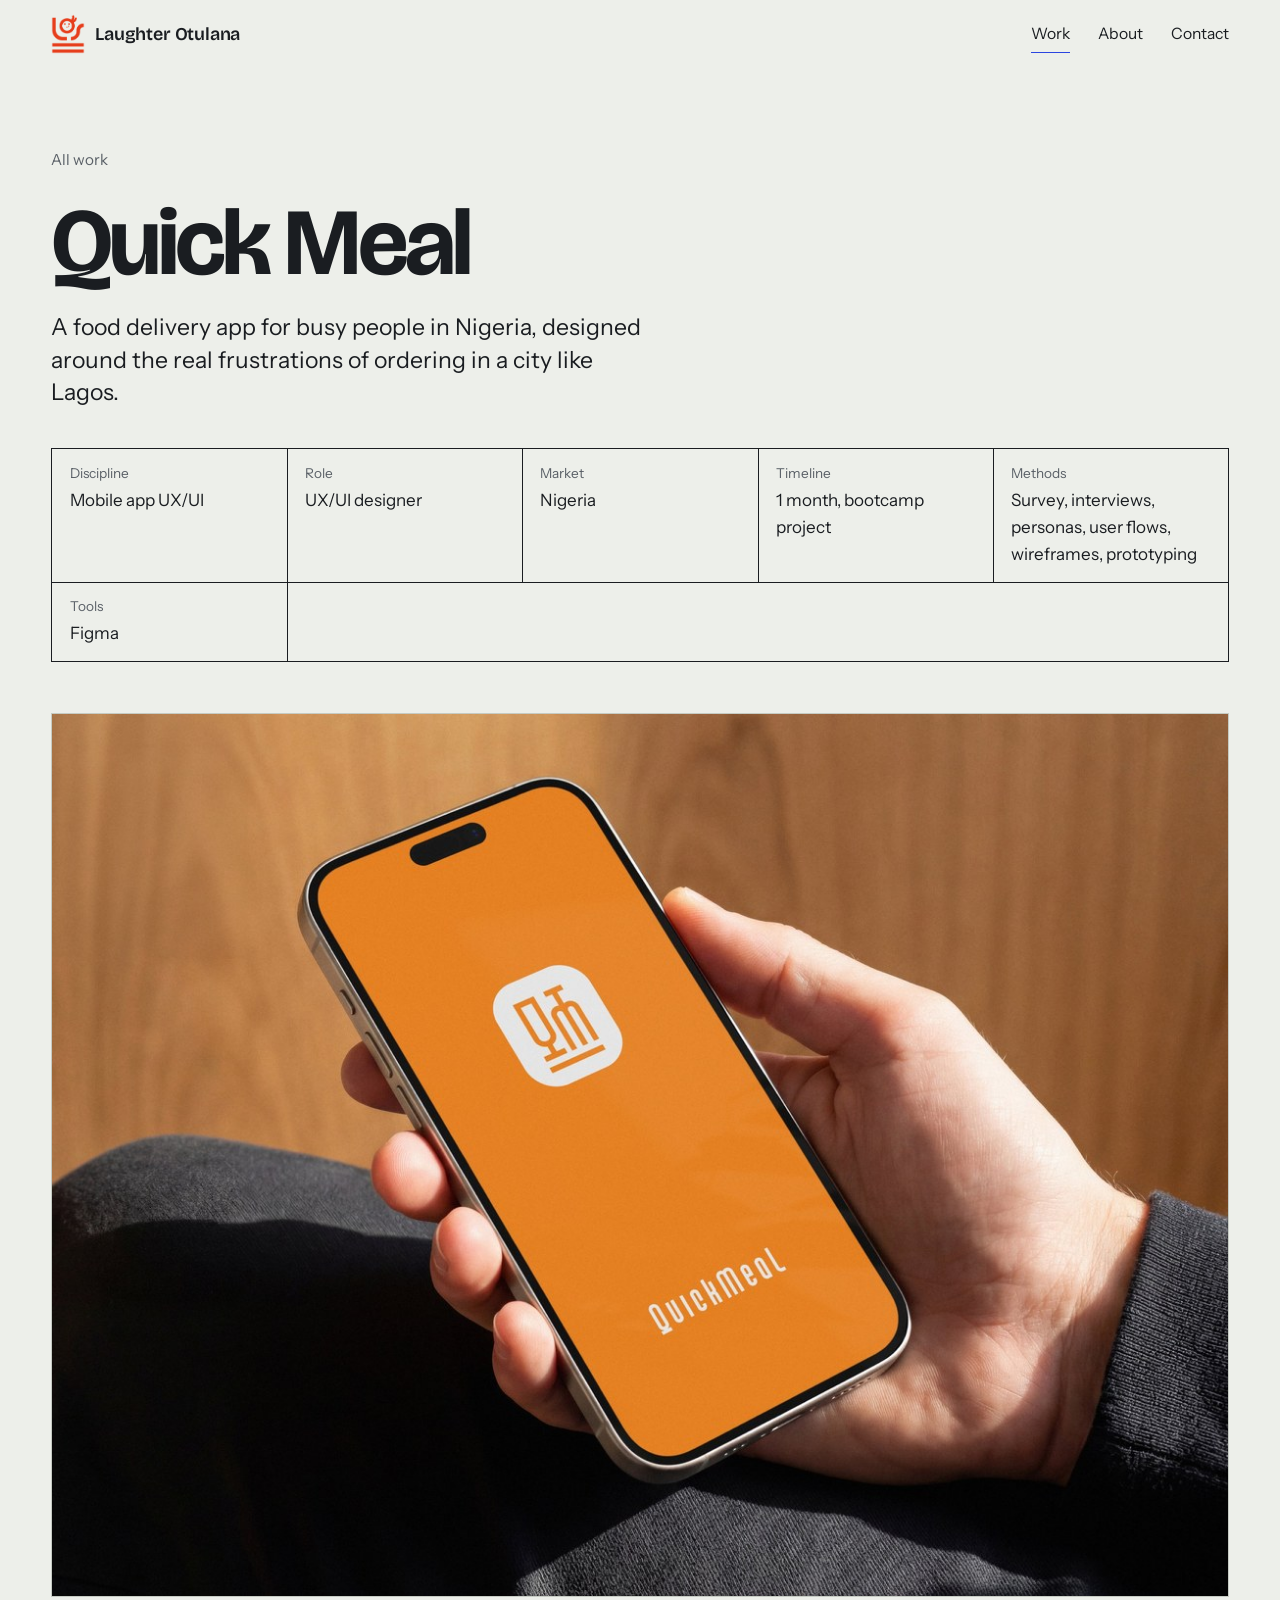
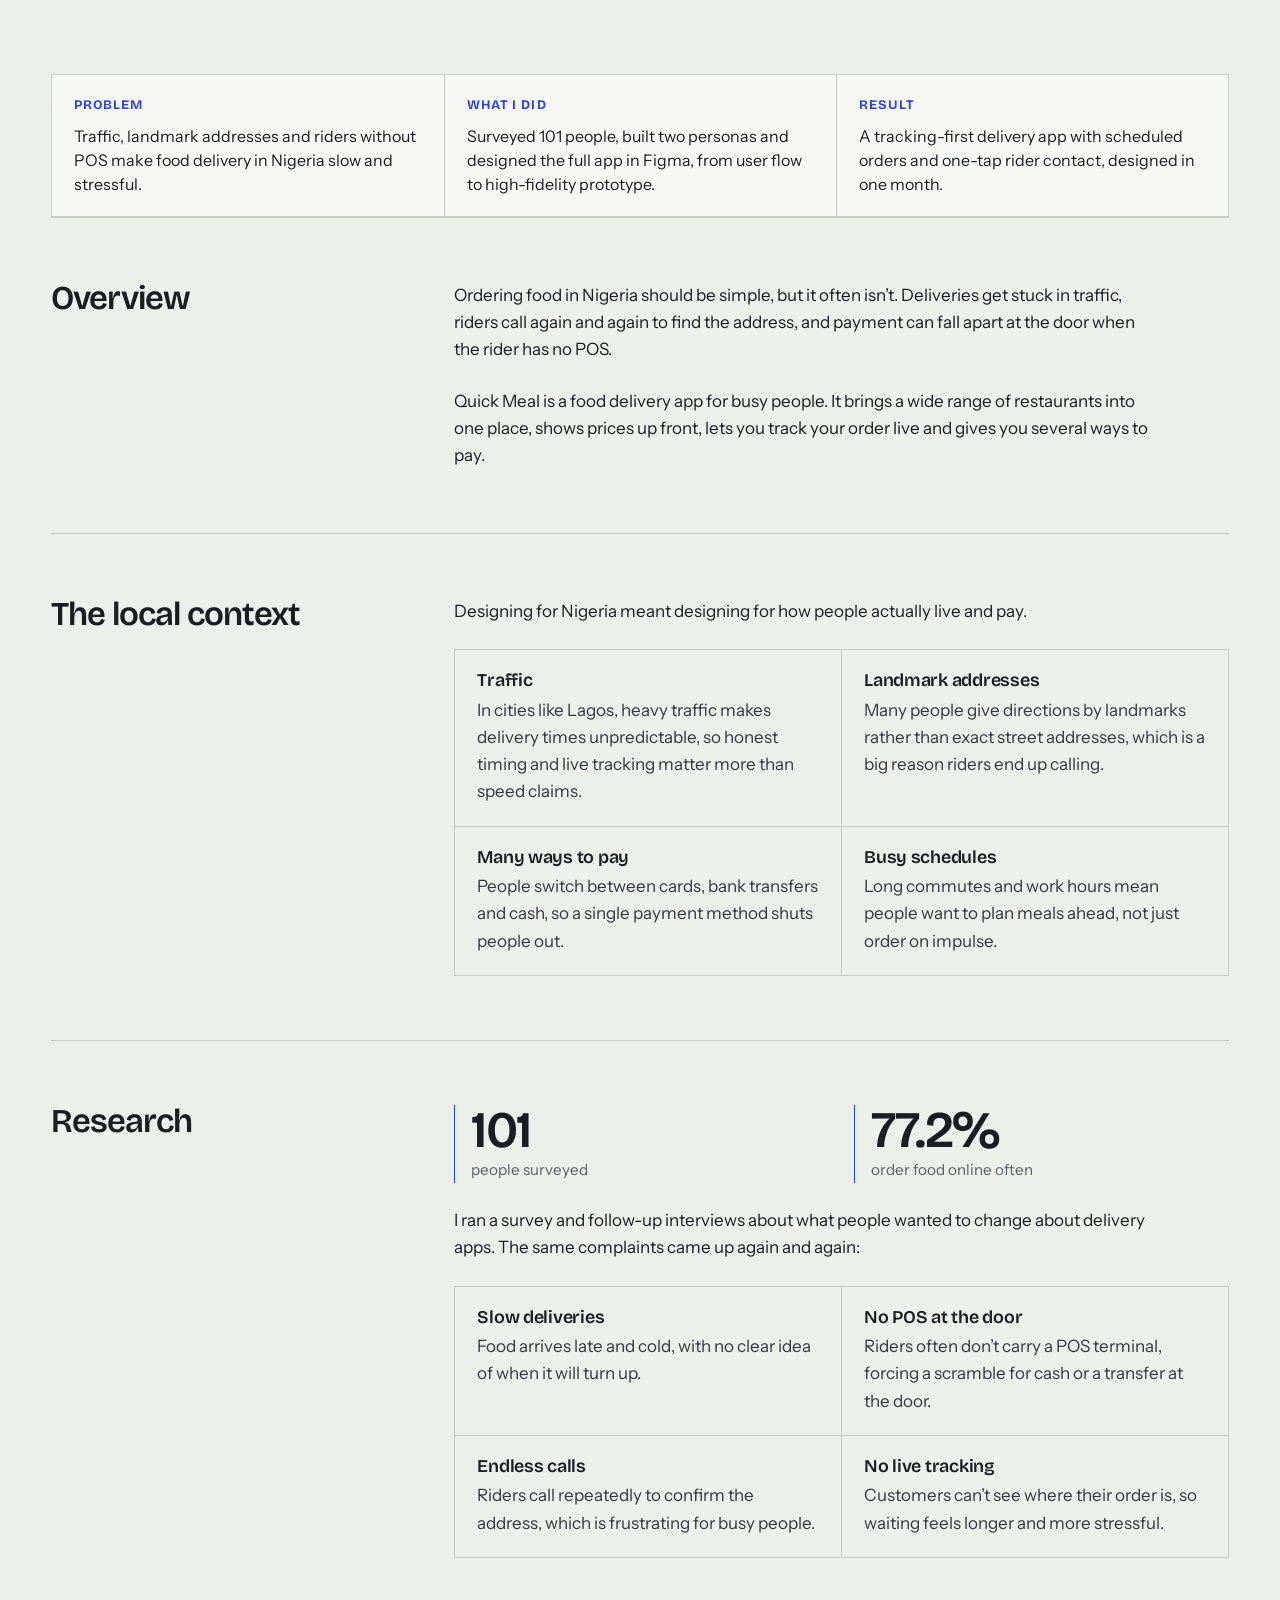
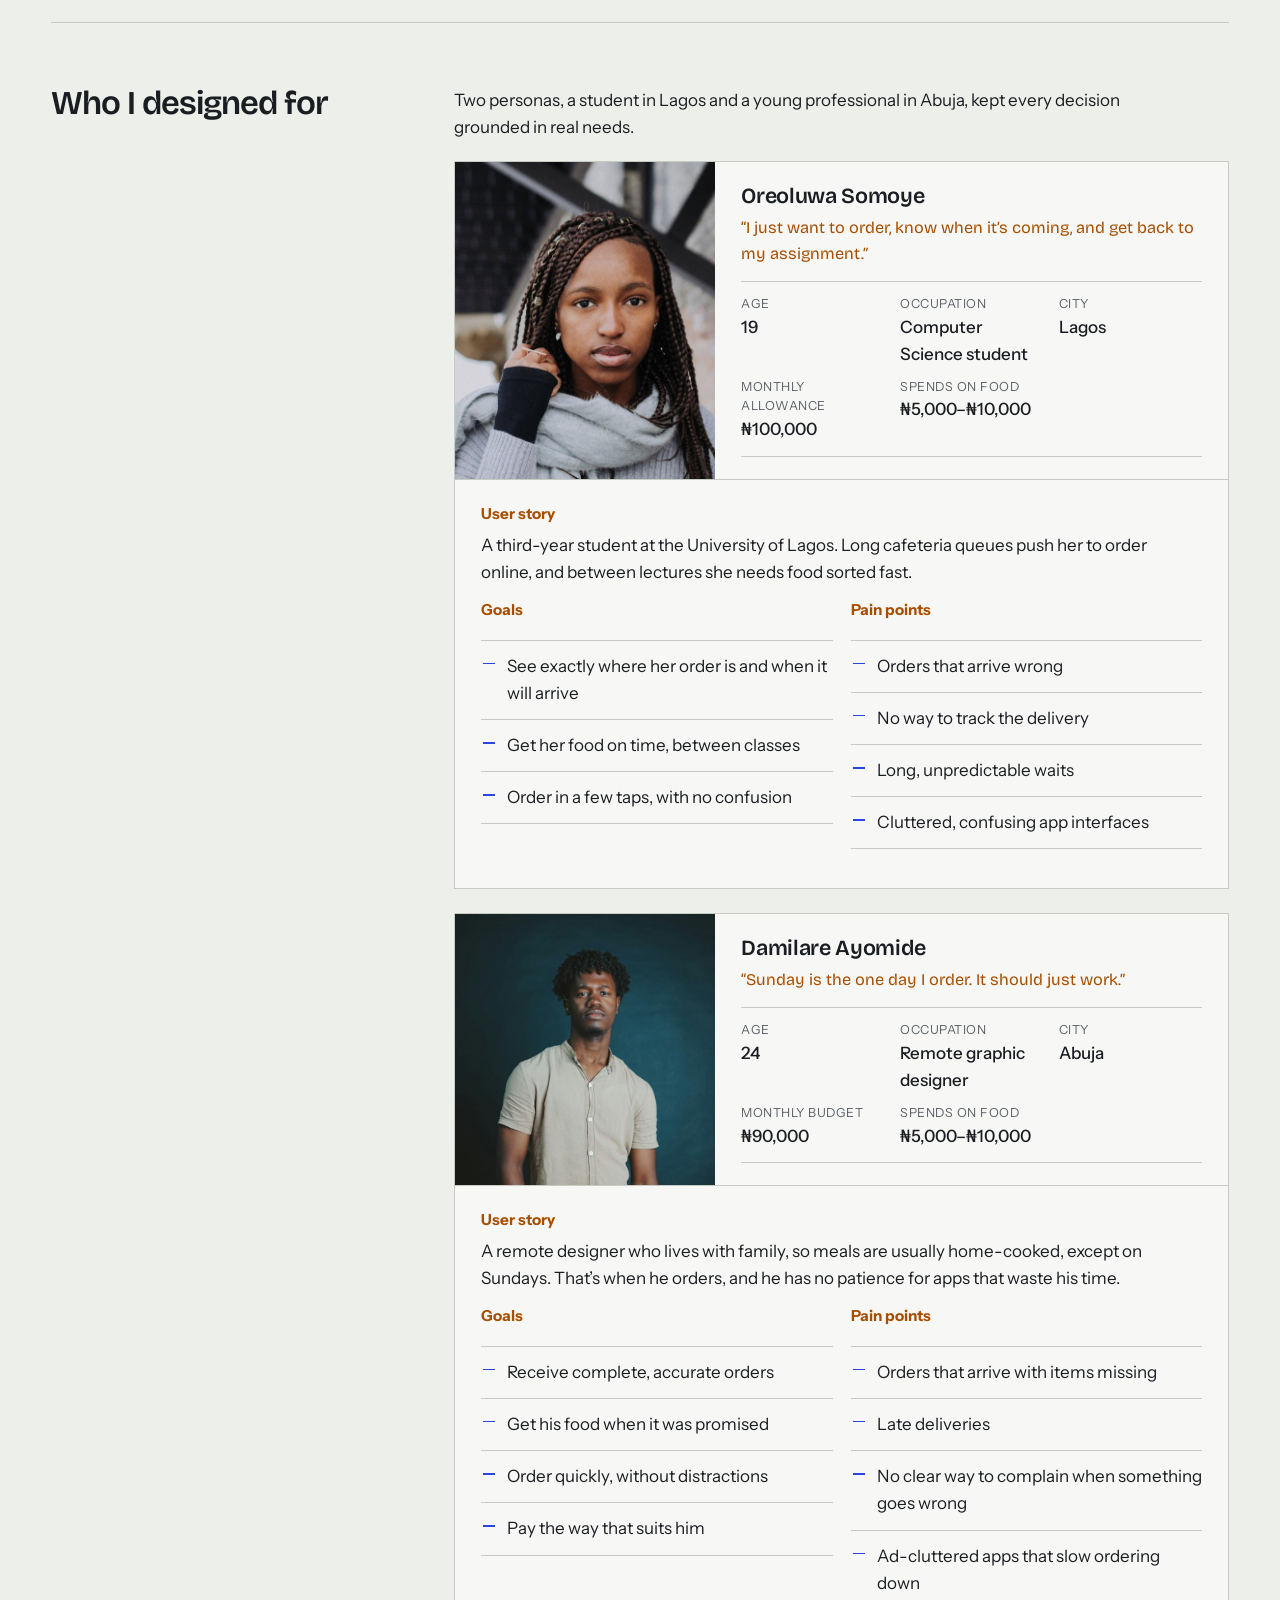
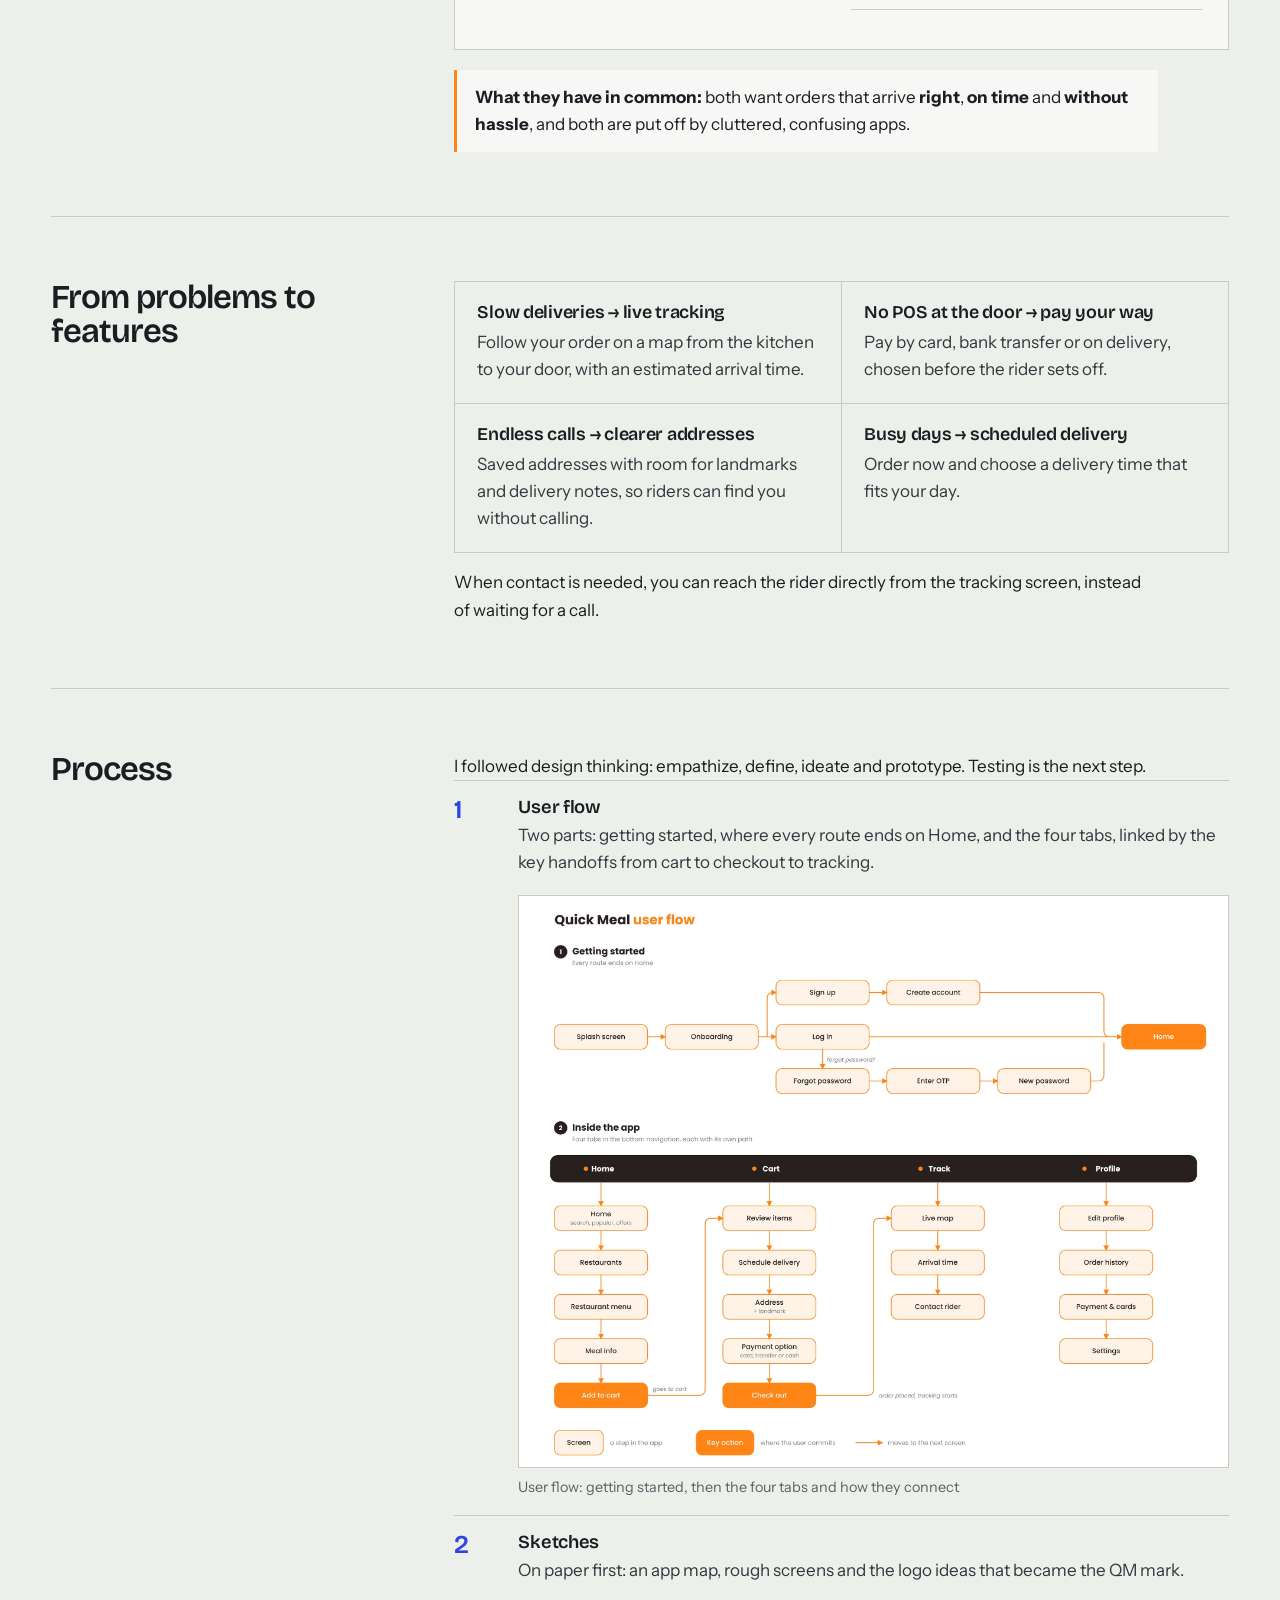
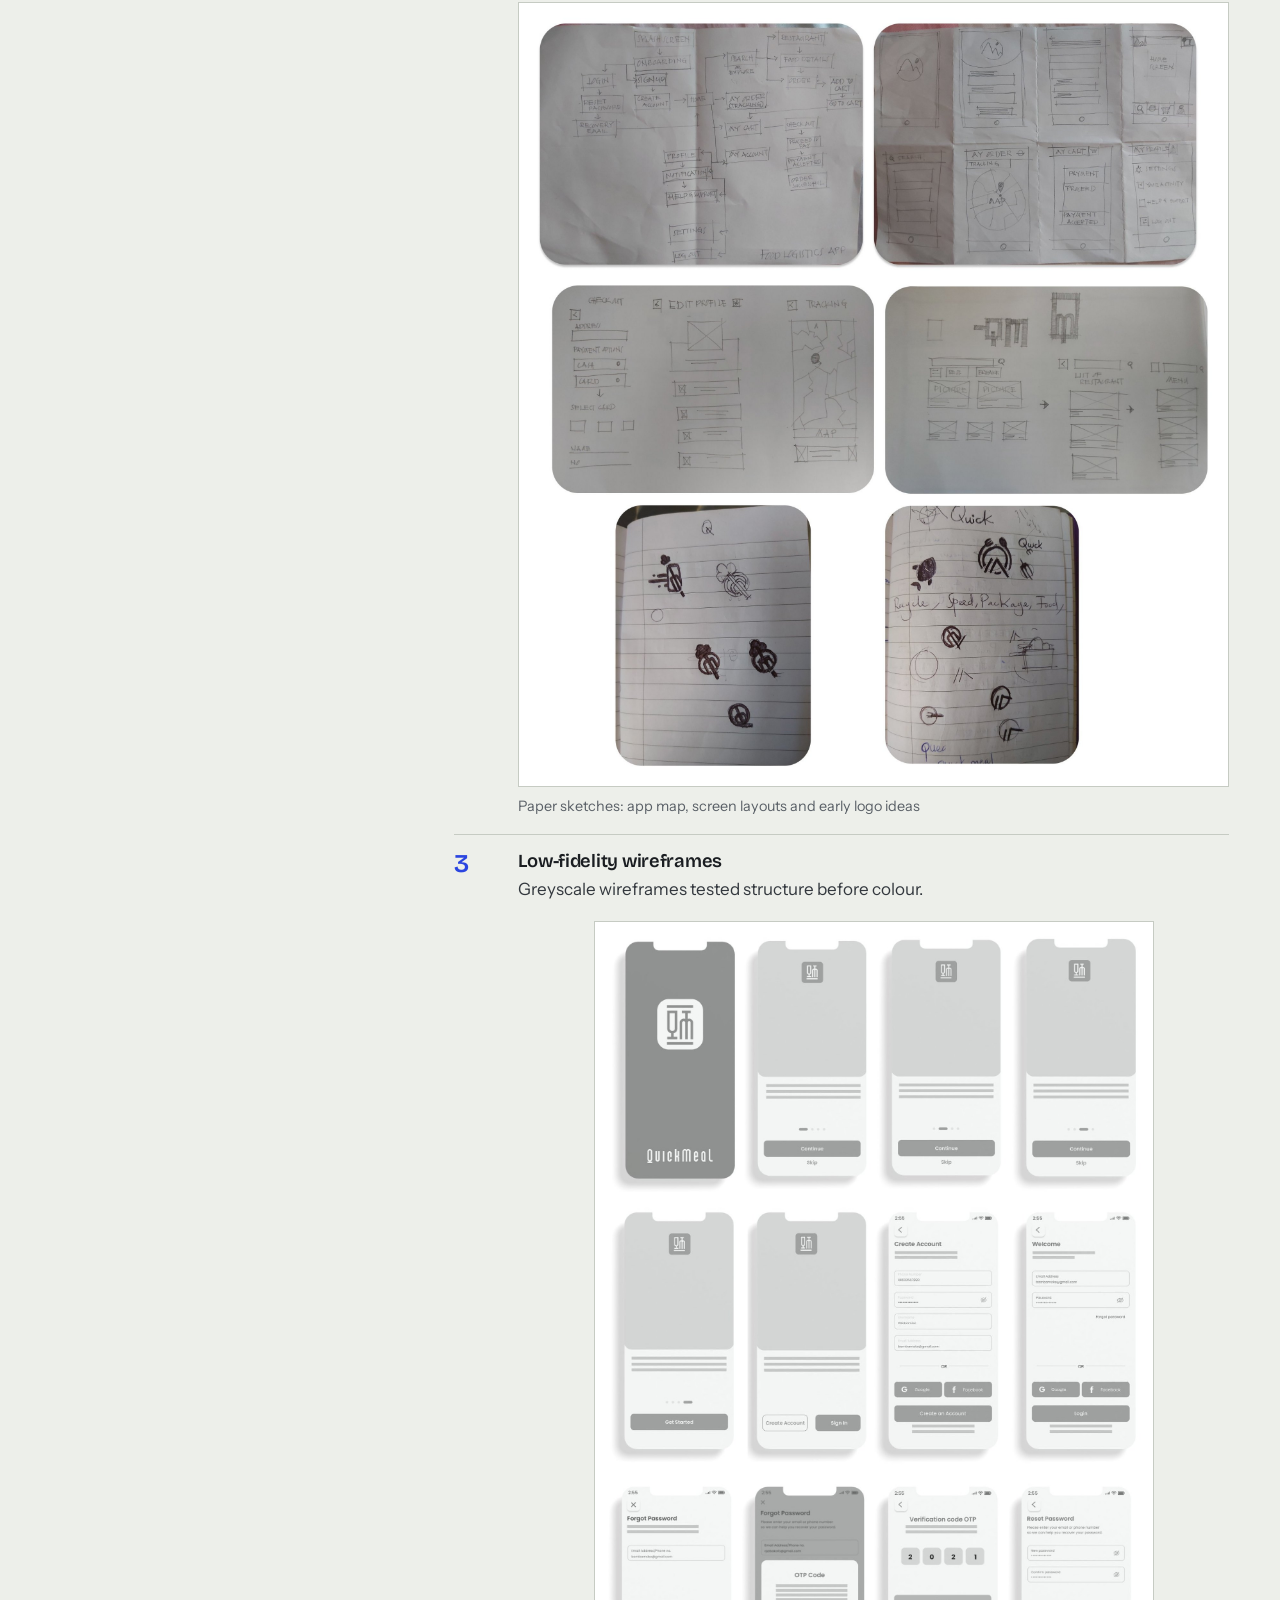
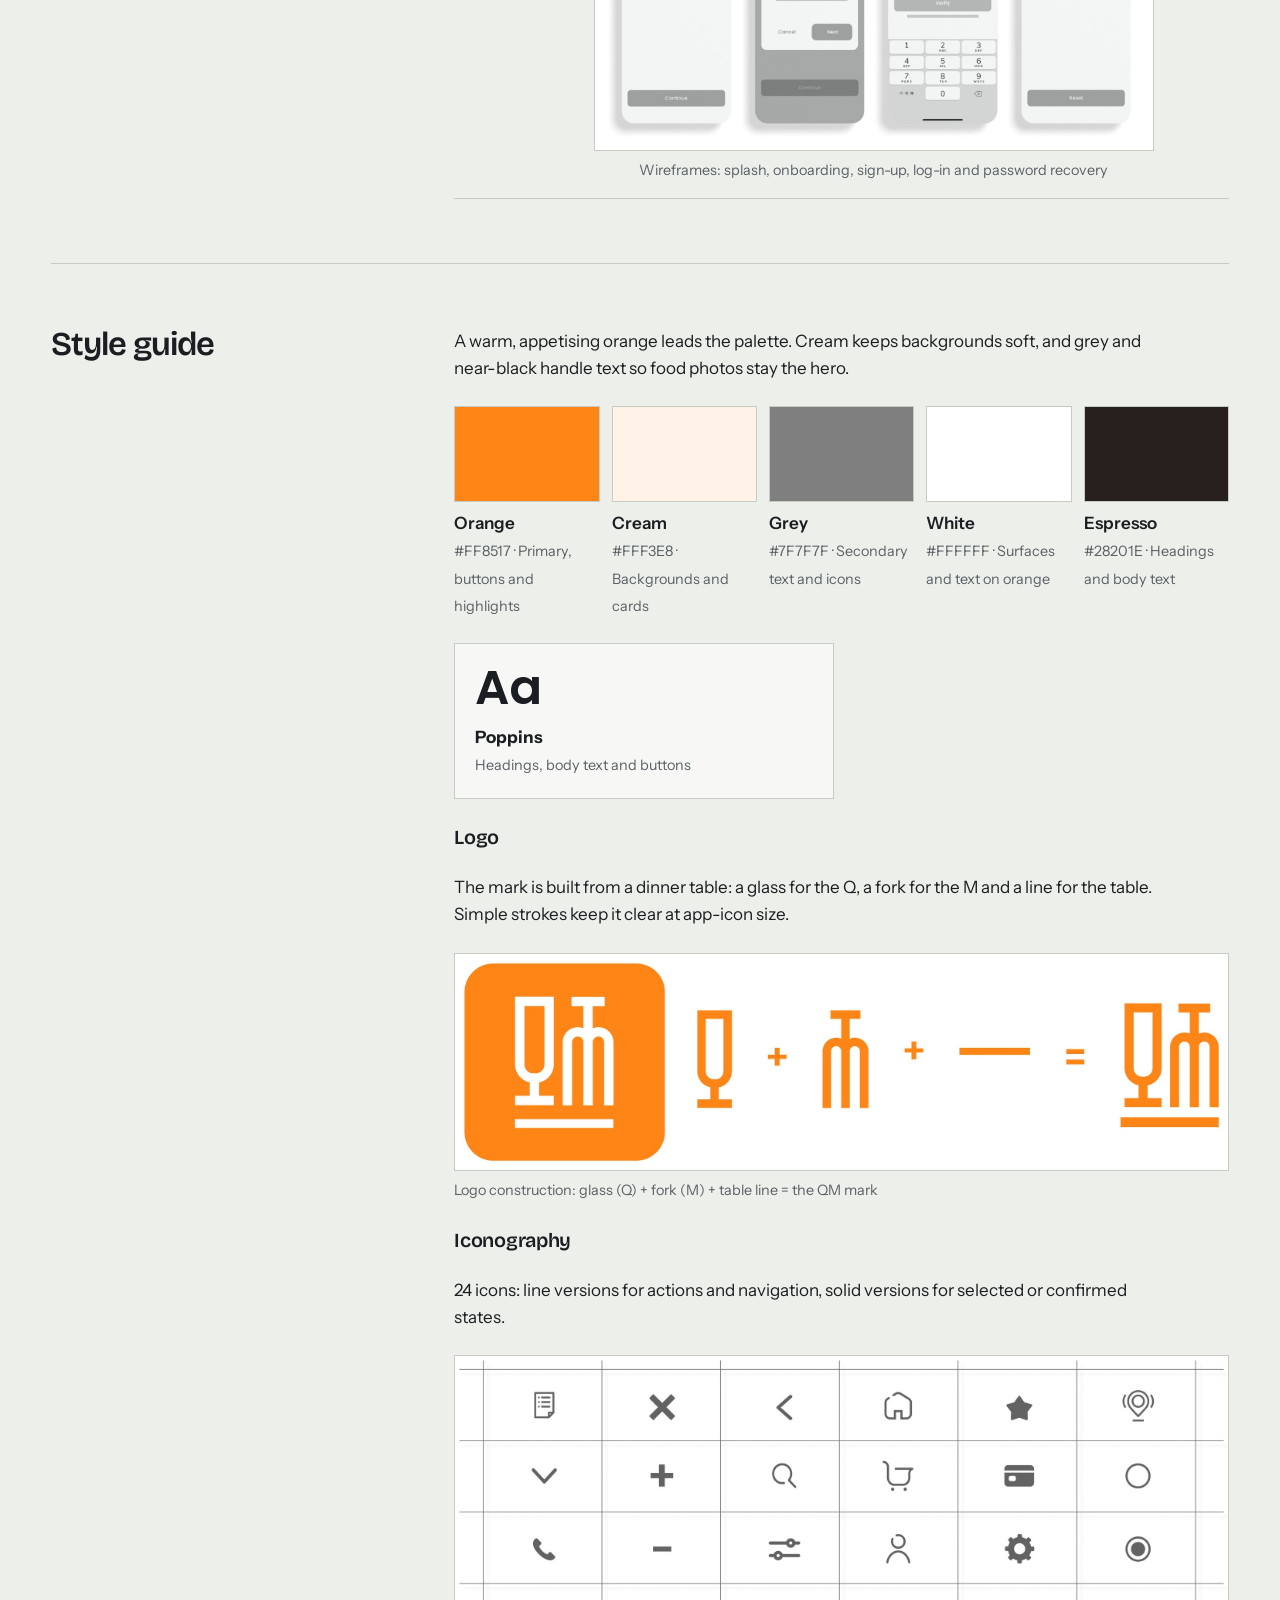
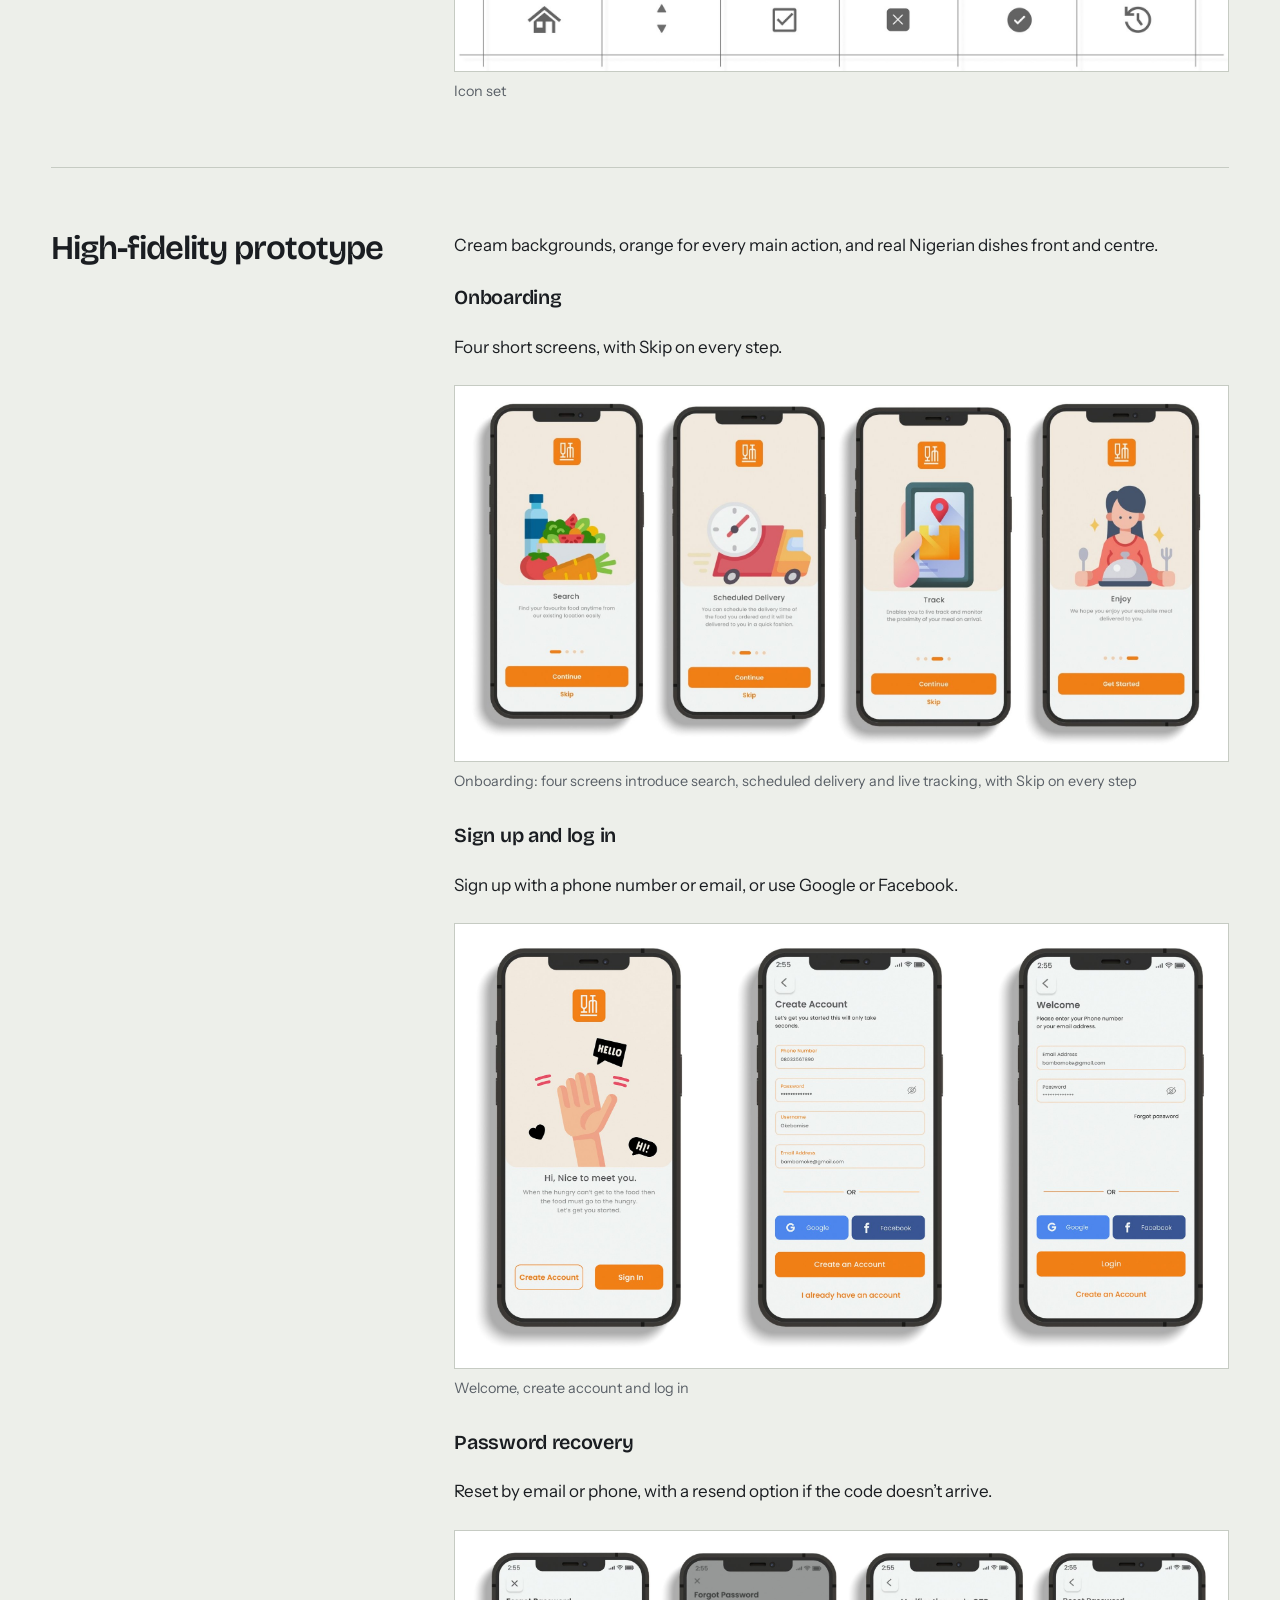
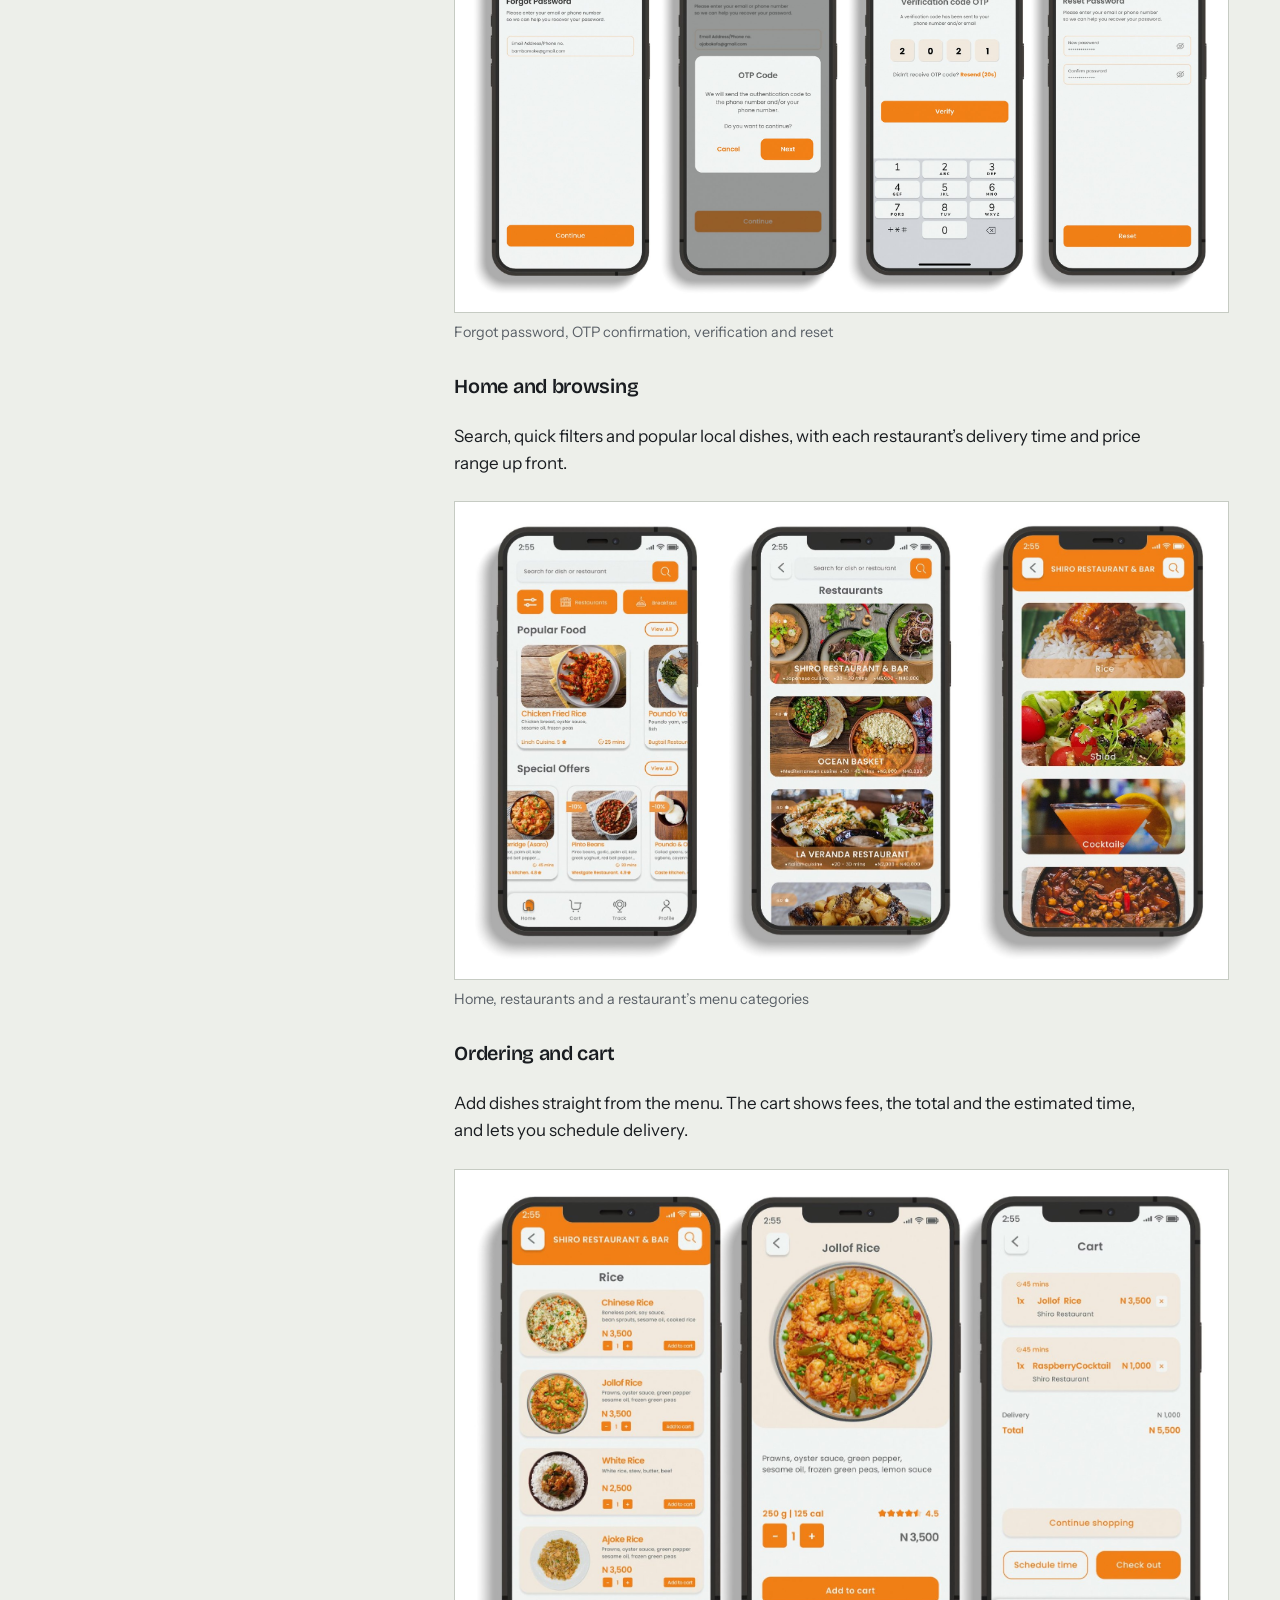
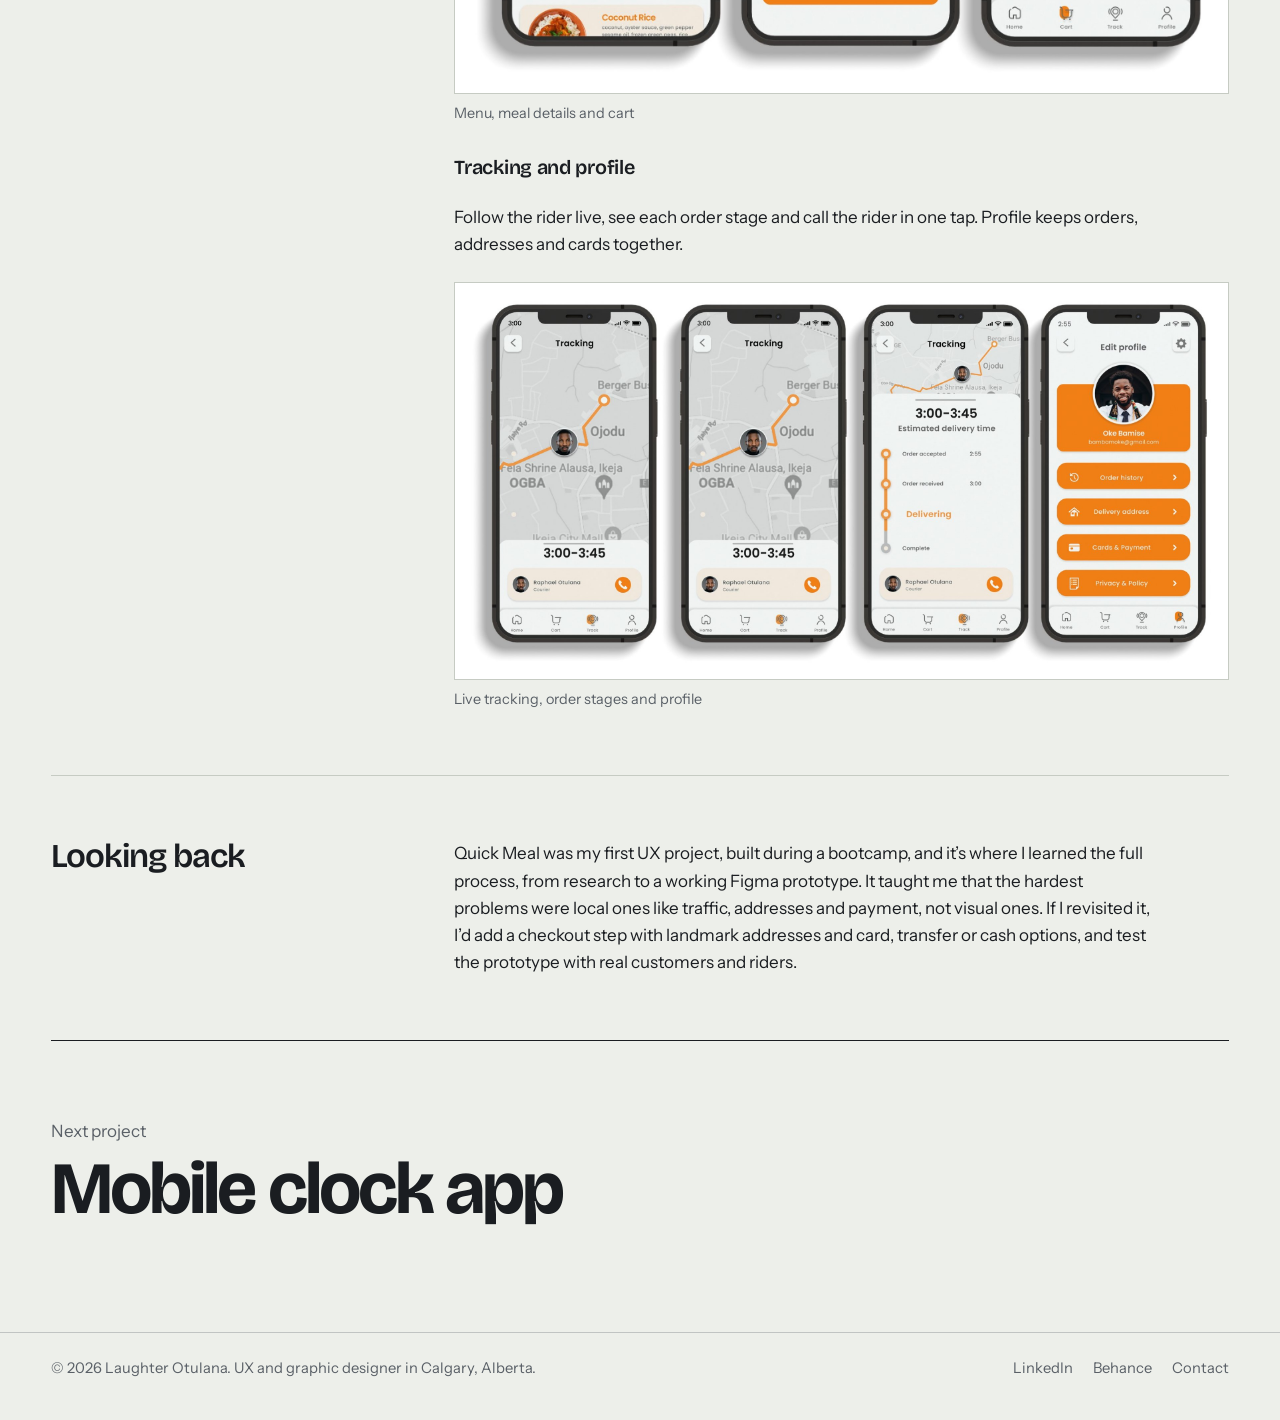
<file: work/quick-meal.html>
<!DOCTYPE html>
<html lang="en">
<head>
<meta charset="utf-8">
<meta name="viewport" content="width=device-width, initial-scale=1">
<title>Quick Meal, Laughter Otulana</title>
<meta name="description" content="A food delivery app designed around what frustrates busy people.">
<meta property="og:title" content="Quick Meal, Laughter Otulana">
<meta property="og:description" content="A food delivery app designed around what frustrates busy people."><meta property="og:image" content="../assets/img/quick-meal/thumbnail.jpg">
<link rel="icon" type="image/png" href="../assets/img/favicon.png">
<link rel="preconnect" href="https://fonts.googleapis.com"><link rel="preconnect" href="https://fonts.gstatic.com" crossorigin><link href="https://fonts.googleapis.com/css2?family=Bricolage+Grotesque:opsz,wght@12..96,400..800&family=Instrument+Sans:wght@400..700&display=swap" rel="stylesheet">
<link href="https://fonts.googleapis.com/css2?family=Poppins:wght@400;600&display=swap" rel="stylesheet">
<link rel="stylesheet" href="../css/style.css">
</head>
<body>
<a class="skip" href="#main">Skip to content</a>
<header class="site-head"><div class="wrap">
<a class="brand" href="../index.html"><img class="logo" src="../assets/img/logo.png" alt="" width="34" height="40"><span class="full">Laughter Otulana</span></a>
<nav class="nav" aria-label="Main"><a href="../index.html#work" aria-current="page">Work</a><a href="../about.html">About</a><a href="../contact.html">Contact</a></nav>
</div></header>
<main id="main"><div class="wrap">
<header class="case-head">
<a class="back" href="../index.html#work">All work</a>
<h1 class="case-title">Quick Meal</h1>
<p class="case-sum">A food delivery app for busy people in Nigeria, designed around the real frustrations of ordering in a city like Lagos.</p>
<dl class="titleblock"><div><dt>Discipline</dt><dd>Mobile app UX/UI</dd></div><div><dt>Role</dt><dd>UX/UI designer</dd></div><div><dt>Market</dt><dd>Nigeria</dd></div><div><dt>Timeline</dt><dd>1 month, bootcamp project</dd></div><div><dt>Methods</dt><dd>Survey, interviews, personas, user flows, wireframes, prototyping</dd></div><div><dt>Tools</dt><dd>Figma</dd></div></dl>
</header>
<div class="media cover hero-img"><div class="ph"><span>Quick Meal</span></div><img src="../assets/img/quick-meal/thumbnail.jpg" alt="Quick Meal app shown on a phone" decoding="async"></div>
<section class="glance" aria-label="At a glance"><div><b>Problem</b><p>Traffic, landmark addresses and riders without POS make food delivery in Nigeria slow and stressful.</p></div><div><b>What I did</b><p>Surveyed 101 people, built two personas and designed the full app in Figma, from user flow to high-fidelity prototype.</p></div><div><b>Result</b><p>A tracking-first delivery app with scheduled orders and one-tap rider contact, designed in one month.</p></div></section>
<section class="chapter"><h2>Overview</h2><div class="body"><p>Ordering food in Nigeria should be simple, but it often isn’t. Deliveries get stuck in traffic, riders call again and again to find the address, and payment can fall apart at the door when the rider has no POS.</p><p>Quick Meal is a food delivery app for busy people. It brings a wide range of restaurants into one place, shows prices up front, lets you track your order live and gives you several ways to pay.</p></div></section>
<section class="chapter"><h2>The local context</h2><div class="body"><p>Designing for Nigeria meant designing for how people actually live and pay.</p><div class="pairs">
<div><h3>Traffic</h3><p>In cities like Lagos, heavy traffic makes delivery times unpredictable, so honest timing and live tracking matter more than speed claims.</p></div>
<div><h3>Landmark addresses</h3><p>Many people give directions by landmarks rather than exact street addresses, which is a big reason riders end up calling.</p></div>
<div><h3>Many ways to pay</h3><p>People switch between cards, bank transfers and cash, so a single payment method shuts people out.</p></div>
<div><h3>Busy schedules</h3><p>Long commutes and work hours mean people want to plan meals ahead, not just order on impulse.</p></div>
</div></div></section>
<section class="chapter"><h2>Research</h2><div class="body"><div class="stats"><div><b>101</b><span>people surveyed</span></div><div><b>77.2%</b><span>order food online often</span></div></div><p>I ran a survey and follow-up interviews about what people wanted to change about delivery apps. The same complaints came up again and again:</p><div class="pairs">
<div><h3>Slow deliveries</h3><p>Food arrives late and cold, with no clear idea of when it will turn up.</p></div>
<div><h3>No POS at the door</h3><p>Riders often don’t carry a POS terminal, forcing a scramble for cash or a transfer at the door.</p></div>
<div><h3>Endless calls</h3><p>Riders call repeatedly to confirm the address, which is frustrating for busy people.</p></div>
<div><h3>No live tracking</h3><p>Customers can’t see where their order is, so waiting feels longer and more stressful.</p></div>
</div></div></section>
<section class="chapter"><h2>Who I designed for</h2><div class="body"><p>Two personas, a student in Lagos and a young professional in Abuja, kept every decision grounded in real needs.</p><div class="personas"><article class="persona"><div class="p-top"><div class="p-photo"><img src="../assets/img/quick-meal/persona-oreoluwa.jpg" alt="Persona photo for Oreoluwa Somoye" decoding="async"></div><div class="p-head"><h3>Oreoluwa Somoye</h3><p class="p-quote">“I just want to order, know when it’s coming, and get back to my assignment.”</p><dl class="p-meta"><div><dt>Age</dt><dd>19</dd></div><div><dt>Occupation</dt><dd>Computer Science student</dd></div><div><dt>City</dt><dd>Lagos</dd></div><div><dt>Monthly allowance</dt><dd>₦100,000</dd></div><div><dt>Spends on food</dt><dd>₦5,000–₦10,000</dd></div></dl></div></div><div class="p-body"><h4>User story</h4><p>A third-year student at the University of Lagos. Long cafeteria queues push her to order online, and between lectures she needs food sorted fast.</p><div class="p-cols"><div><h4>Goals</h4><ul class="bul"><li>See exactly where her order is and when it will arrive</li><li>Get her food on time, between classes</li><li>Order in a few taps, with no confusion</li></ul></div><div><h4>Pain points</h4><ul class="bul"><li>Orders that arrive wrong</li><li>No way to track the delivery</li><li>Long, unpredictable waits</li><li>Cluttered, confusing app interfaces</li></ul></div></div></div></article><article class="persona"><div class="p-top"><div class="p-photo"><img src="../assets/img/quick-meal/persona-damilare.jpg" alt="Persona photo for Damilare Ayomide" decoding="async"></div><div class="p-head"><h3>Damilare Ayomide</h3><p class="p-quote">“Sunday is the one day I order. It should just work.”</p><dl class="p-meta"><div><dt>Age</dt><dd>24</dd></div><div><dt>Occupation</dt><dd>Remote graphic designer</dd></div><div><dt>City</dt><dd>Abuja</dd></div><div><dt>Monthly budget</dt><dd>₦90,000</dd></div><div><dt>Spends on food</dt><dd>₦5,000–₦10,000</dd></div></dl></div></div><div class="p-body"><h4>User story</h4><p>A remote designer who lives with family, so meals are usually home-cooked, except on Sundays. That’s when he orders, and he has no patience for apps that waste his time.</p><div class="p-cols"><div><h4>Goals</h4><ul class="bul"><li>Receive complete, accurate orders</li><li>Get his food when it was promised</li><li>Order quickly, without distractions</li><li>Pay the way that suits him</li></ul></div><div><h4>Pain points</h4><ul class="bul"><li>Orders that arrive with items missing</li><li>Late deliveries</li><li>No clear way to complain when something goes wrong</li><li>Ad-cluttered apps that slow ordering down</li></ul></div></div></div></article></div><p class="note-line"><b>What they have in common:</b> both want orders that arrive <b>right</b>, <b>on time</b> and <b>without hassle</b>, and both are put off by cluttered, confusing apps.</p></div></section>
<section class="chapter"><h2>From problems to features</h2><div class="body"><div class="pairs">
<div><h3>Slow deliveries → live tracking</h3><p>Follow your order on a map from the kitchen to your door, with an estimated arrival time.</p></div>
<div><h3>No POS at the door → pay your way</h3><p>Pay by card, bank transfer or on delivery, chosen before the rider sets off.</p></div>
<div><h3>Endless calls → clearer addresses</h3><p>Saved addresses with room for landmarks and delivery notes, so riders can find you without calling.</p></div>
<div><h3>Busy days → scheduled delivery</h3><p>Order now and choose a delivery time that fits your day.</p></div>
</div><p style="margin-top:16px">When contact is needed, you can reach the rider directly from the tracking screen, instead of waiting for a call.</p></div></section>
<section class="chapter"><h2>Process</h2><div class="body"><p>I followed design thinking: empathize, define, ideate and prototype. Testing is the next step.</p><ol class="steps">
<li><h3>User flow</h3><p>Two parts: getting started, where every route ends on Home, and the four tabs, linked by the key handoffs from cart to checkout to tracking.</p><div class="shots"><figure class="fit wide"><div class="media "><div class="ph"><span>User flow</span></div><img src="../assets/img/quick-meal/user-flow.jpg" alt="Quick Meal user flow. Getting started: splash, onboarding, then sign up or log in, with password recovery by OTP, all leading to Home. Inside the app: Home, Search, Cart, Track and Profile tabs, with add to cart leading to the cart and checkout leading to live tracking." decoding="async"></div><figcaption>User flow: getting started, then the four tabs and how they connect</figcaption></figure></div></li>
<li><h3>Sketches</h3><p>On paper first: an app map, rough screens and the logo ideas that became the QM mark.</p><div class="shots"><figure class="fit wide"><div class="media "><div class="ph"><span>Paper sketches: app map, screen layouts and early logo ideas</span></div><img src="../assets/img/quick-meal/sketches.jpg" alt="Paper sketches: a hand-drawn app map, screen layouts for home, search, cart, checkout, tracking and profile, and notebook pages of logo explorations" decoding="async"></div><figcaption>Paper sketches: app map, screen layouts and early logo ideas</figcaption></figure></div></li>
<li><h3>Low-fidelity wireframes</h3><p>Greyscale wireframes tested structure before colour.</p><div class="shots"><figure class="fit wide narrow"><div class="media "><div class="ph"><span>Wireframes: splash, onboarding, sign-up, log-in and password recovery</span></div><img src="../assets/img/quick-meal/wireframes.jpg" alt="Greyscale wireframes of the splash screen, four onboarding screens, welcome, create account, log in, forgot password, OTP confirmation, verification code and reset password" decoding="async"></div><figcaption>Wireframes: splash, onboarding, sign-up, log-in and password recovery</figcaption></figure></div></li>
</ol></div></section>
<section class="chapter"><h2>Style guide</h2><div class="body"><p>A warm, appetising orange leads the palette. Cream keeps backgrounds soft, and grey and near-black handle text so food photos stay the hero.</p>
<div class="swatches five"><div><i style="background:#FF8517"></i><b>Orange</b><span>#FF8517 · Primary, buttons and highlights</span></div><div><i style="background:#FFF3E8"></i><b>Cream</b><span>#FFF3E8 · Backgrounds and cards</span></div><div><i style="background:#7F7F7F"></i><b>Grey</b><span>#7F7F7F · Secondary text and icons</span></div><div><i style="background:#FFFFFF"></i><b>White</b><span>#FFFFFF · Surfaces and text on orange</span></div><div><i style="background:#28201E"></i><b>Espresso</b><span>#28201E · Headings and body text</span></div></div>
<div class="specimens" style="grid-template-columns:repeat(auto-fill,minmax(300px,1fr))"><div><div class="aa" style="font-family:'Poppins',sans-serif;font-weight:600">Aa</div><b>Poppins</b><span>Headings, body text and buttons</span></div></div>
<h3 style="margin-top:28px">Logo</h3><p>The mark is built from a dinner table: a glass for the Q, a fork for the M and a line for the table. Simple strokes keep it clear at app-icon size.</p><div class="shots"><figure class="fit wide"><div class="media "><div class="ph"><span>Logo construction</span></div><img src="../assets/img/quick-meal/logo-construction.jpg" alt="Quick Meal app icon, and the logo built from a glass shaped like a Q, plus a fork shaped like an M, plus a line, equals the QM mark" decoding="async"></div><figcaption>Logo construction: glass (Q) + fork (M) + table line = the QM mark</figcaption></figure></div><h3 style="margin-top:28px">Iconography</h3><p>24 icons: line versions for actions and navigation, solid versions for selected or confirmed states.</p><div class="shots"><figure class="fit wide"><div class="media "><div class="ph"><span>Iconography</span></div><img src="../assets/img/quick-meal/iconography.jpg" alt="Grid of 24 grey interface icons including home, cart, search, card, location, phone, settings and history" decoding="async"></div><figcaption>Icon set</figcaption></figure></div></div></section>
<section class="chapter"><h2>High-fidelity prototype</h2><div class="body"><p>Cream backgrounds, orange for every main action, and real Nigerian dishes front and centre.</p><h3 style="margin-top:28px">Onboarding</h3><p>Four short screens, with Skip on every step.</p><div class="shots"><figure class="fit wide"><div class="media "><div class="ph"><span>Onboarding</span></div><img src="../assets/img/quick-meal/onboarding.jpg" alt="Four Quick Meal onboarding screens: Search, Scheduled Delivery, Track and Enjoy, each with an illustration, page dots, a Continue or Get Started button and Skip" decoding="async"></div><figcaption>Onboarding: four screens introduce search, scheduled delivery and live tracking, with Skip on every step</figcaption></figure></div><h3 style="margin-top:32px">Sign up and log in</h3><p>Sign up with a phone number or email, or use Google or Facebook.</p><div class="shots"><figure class="fit wide"><div class="media "><div class="ph"><span>Welcome, create account and log in</span></div><img src="../assets/img/quick-meal/login.jpg" alt="Welcome screen with Create Account and Sign In buttons, a create account form with phone, password, username and email, and a log-in screen with Google and Facebook options" decoding="async"></div><figcaption>Welcome, create account and log in</figcaption></figure></div><h3 style="margin-top:32px">Password recovery</h3><p>Reset by email or phone, with a resend option if the code doesn’t arrive.</p><div class="shots"><figure class="fit wide"><div class="media "><div class="ph"><span>Forgot password, OTP confirmation, verification and reset</span></div><img src="../assets/img/quick-meal/password-reset.jpg" alt="Forgot password screen, a confirmation dialog before sending the OTP, a verification code screen with a resend timer, and a reset password screen" decoding="async"></div><figcaption>Forgot password, OTP confirmation, verification and reset</figcaption></figure></div><h3 style="margin-top:32px">Home and browsing</h3><p>Search, quick filters and popular local dishes, with each restaurant’s delivery time and price range up front.</p><div class="shots"><figure class="fit wide"><div class="media "><div class="ph"><span>Home, restaurants and a restaurant’s menu categories</span></div><img src="../assets/img/quick-meal/home.jpg" alt="Home screen with search, filters, popular food and special offers, a list of restaurants with cuisine, delivery time and price range, and a restaurant page with menu categories" decoding="async"></div><figcaption>Home, restaurants and a restaurant’s menu categories</figcaption></figure></div><h3 style="margin-top:32px">Ordering and cart</h3><p>Add dishes straight from the menu. The cart shows fees, the total and the estimated time, and lets you schedule delivery.</p><div class="shots"><figure class="fit wide"><div class="media "><div class="ph"><span>Menu, meal details and cart</span></div><img src="../assets/img/quick-meal/ordering-cart.jpg" alt="A restaurant’s rice menu with add to cart buttons, a jollof rice detail page with quantity and price, and a cart with delivery fee, total, Schedule time and Check out buttons" decoding="async"></div><figcaption>Menu, meal details and cart</figcaption></figure></div><h3 style="margin-top:32px">Tracking and profile</h3><p>Follow the rider live, see each order stage and call the rider in one tap. Profile keeps orders, addresses and cards together.</p><div class="shots"><figure class="fit wide"><div class="media "><div class="ph"><span>Live tracking, order stages and profile</span></div><img src="../assets/img/quick-meal/tracking-profile.jpg" alt="Tracking screens with a live map, estimated delivery window, order stages and a call button for the courier, plus an edit profile screen with order history, delivery address, cards and privacy" decoding="async"></div><figcaption>Live tracking, order stages and profile</figcaption></figure></div></div></section>
<section class="chapter"><h2>Looking back</h2><div class="body"><p>Quick Meal was my first UX project, built during a bootcamp, and it’s where I learned the full process, from research to a working Figma prototype. It taught me that the hardest problems were local ones like traffic, addresses and payment, not visual ones. If I revisited it, I’d add a checkout step with landmark addresses and card, transfer or cash options, and test the prototype with real customers and riders.</p></div></section>
<a class="next" href="mobile-clock-app.html"><span>Next project</span><b>Mobile clock app</b></a>
</div></main>
<footer class="site-foot"><div class="wrap">
<span>© <span data-year>2026</span> Laughter Otulana. UX and graphic designer in Calgary, Alberta.</span>
<nav aria-label="Social"><a href="https://www.linkedin.com/in/laughter-otulana-2809b318a/">LinkedIn</a><a href="https://www.behance.net/laughteoluwase">Behance</a><a href="../contact.html">Contact</a></nav>
</div></footer>
<script src="../js/main.js"></script>
</body>
</html>
</file>
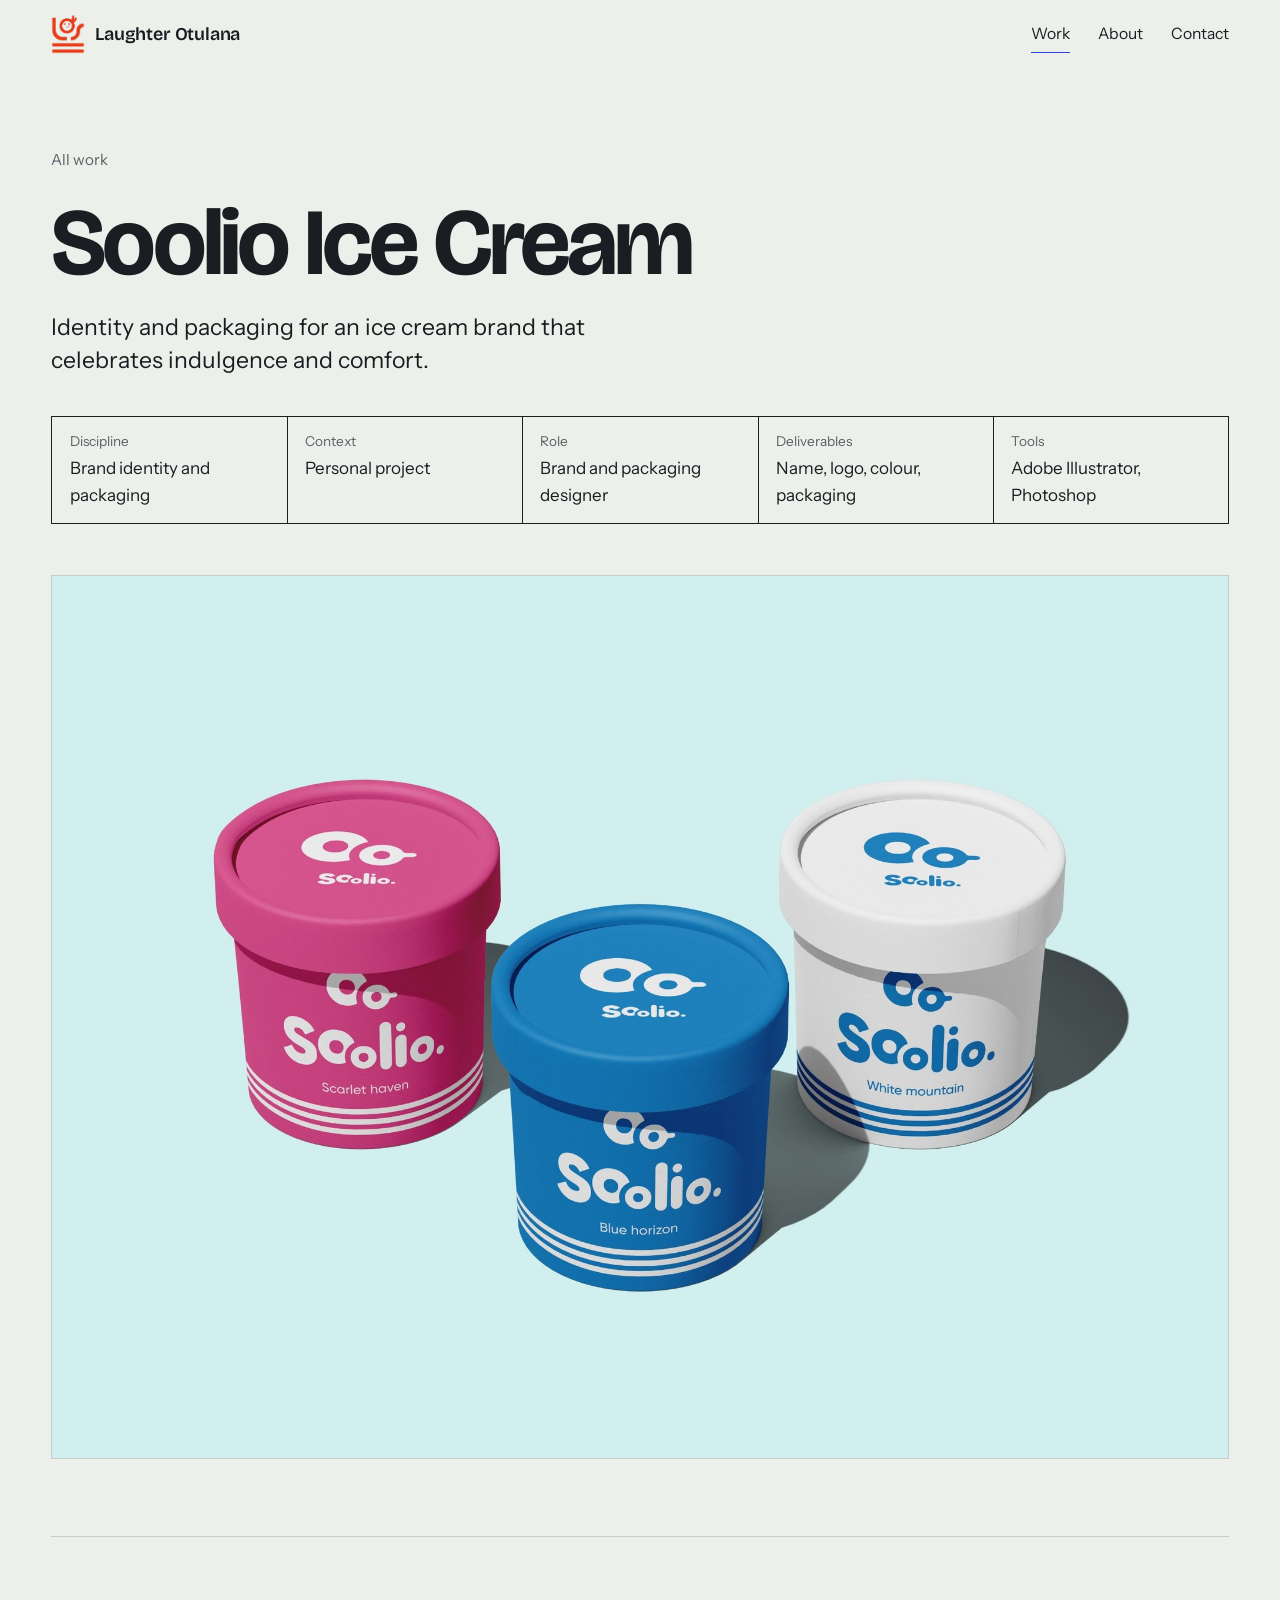
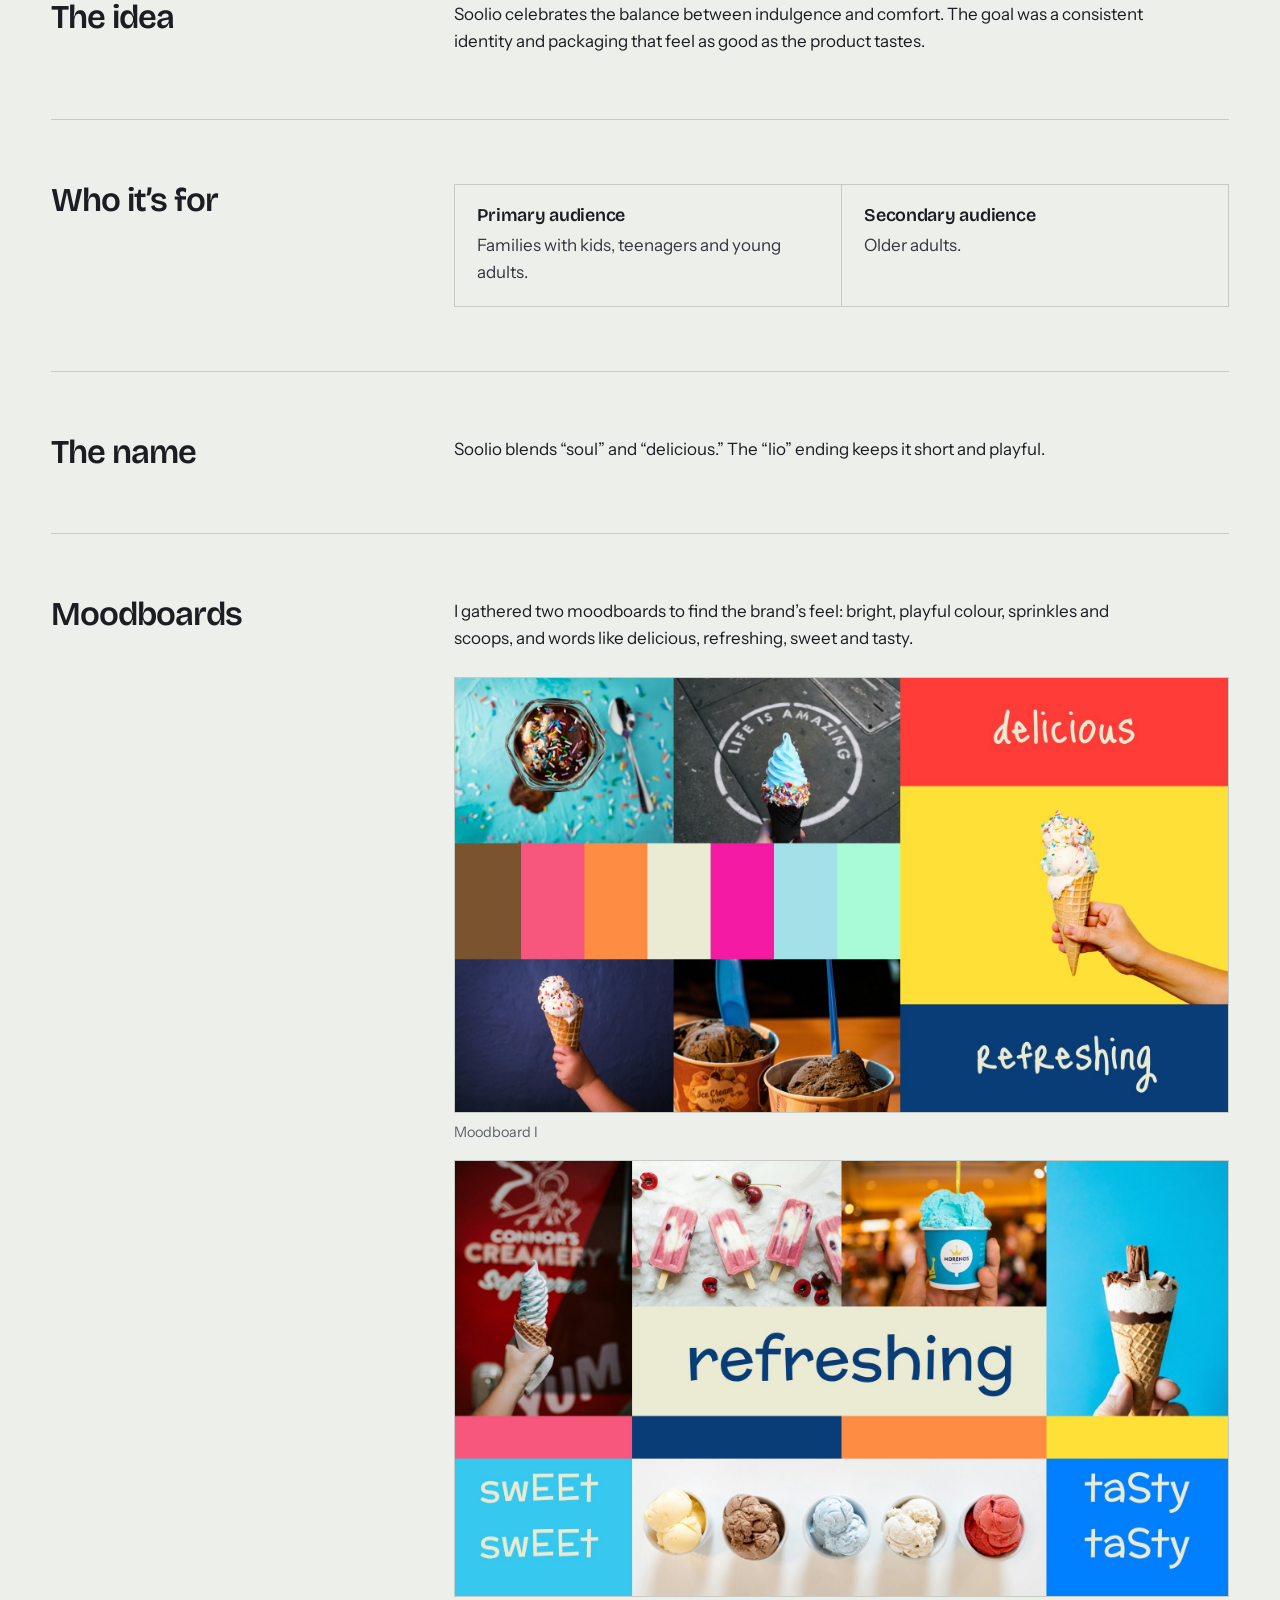
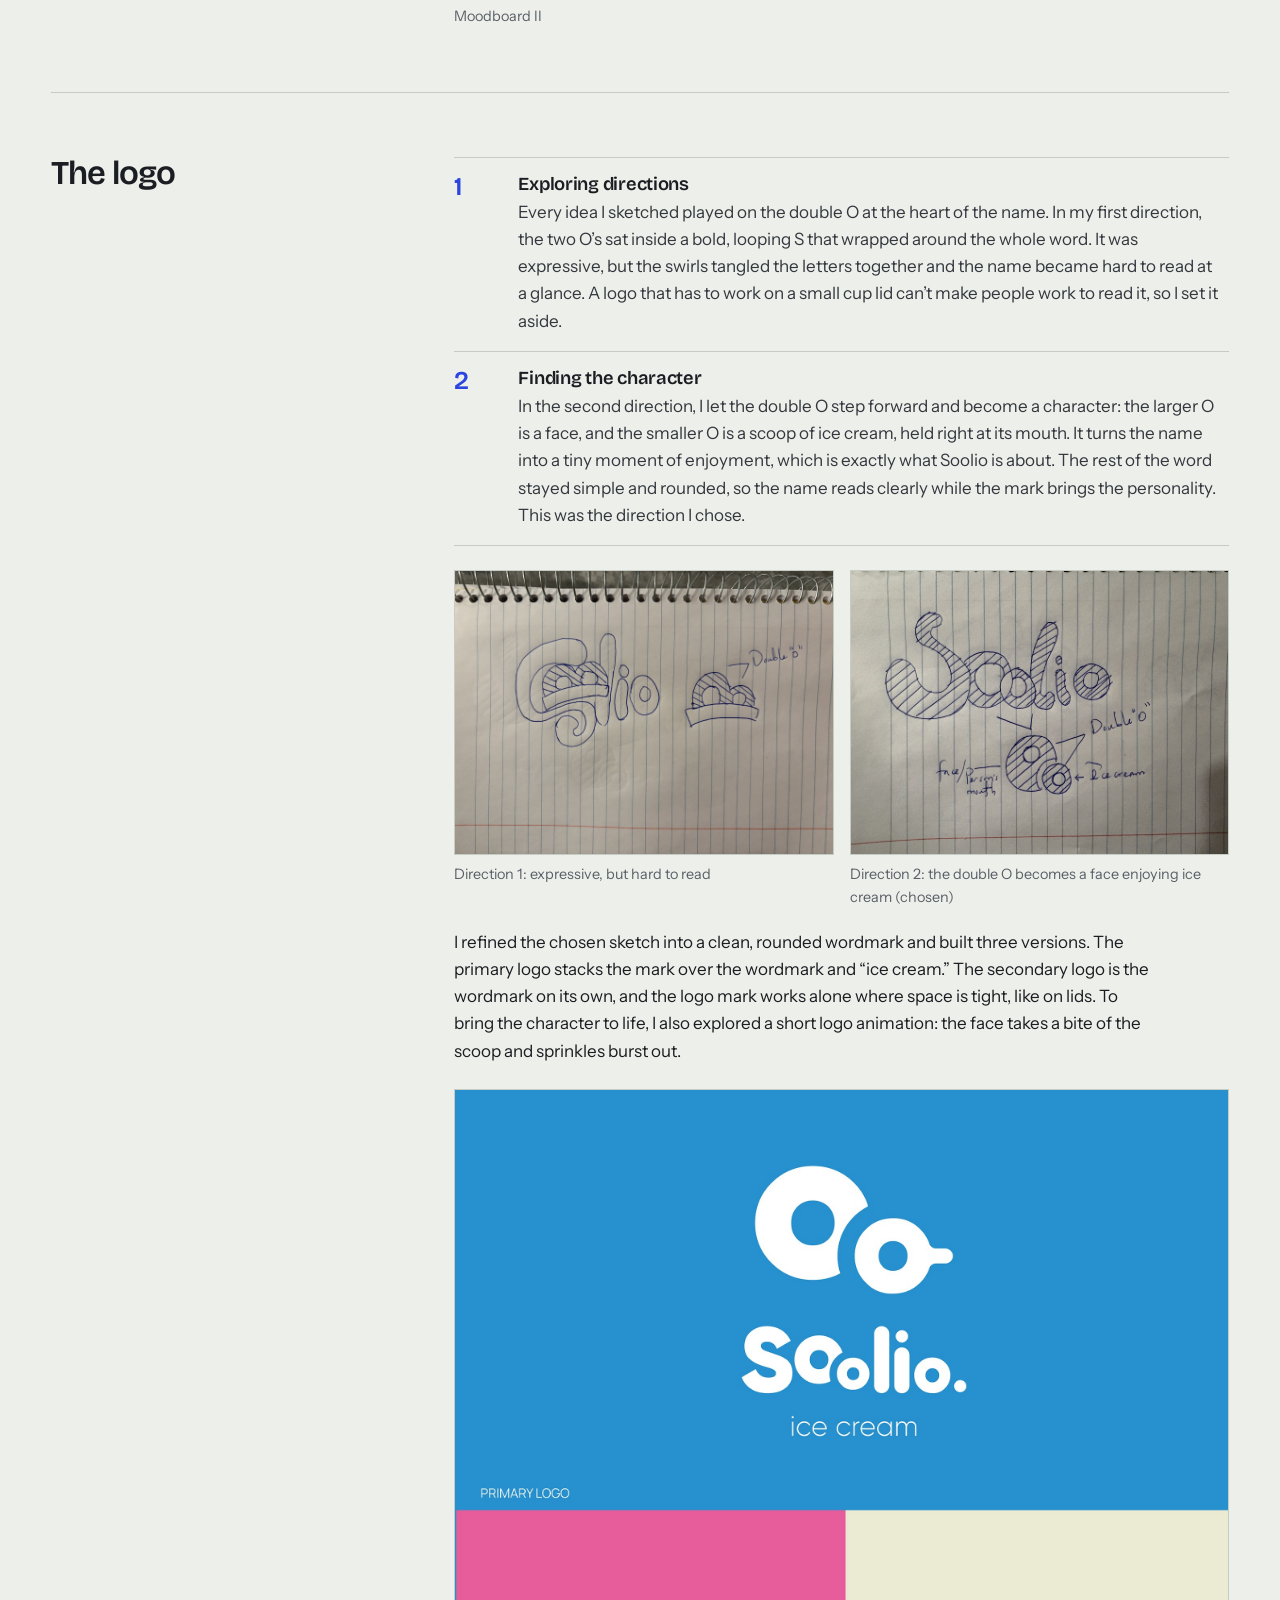
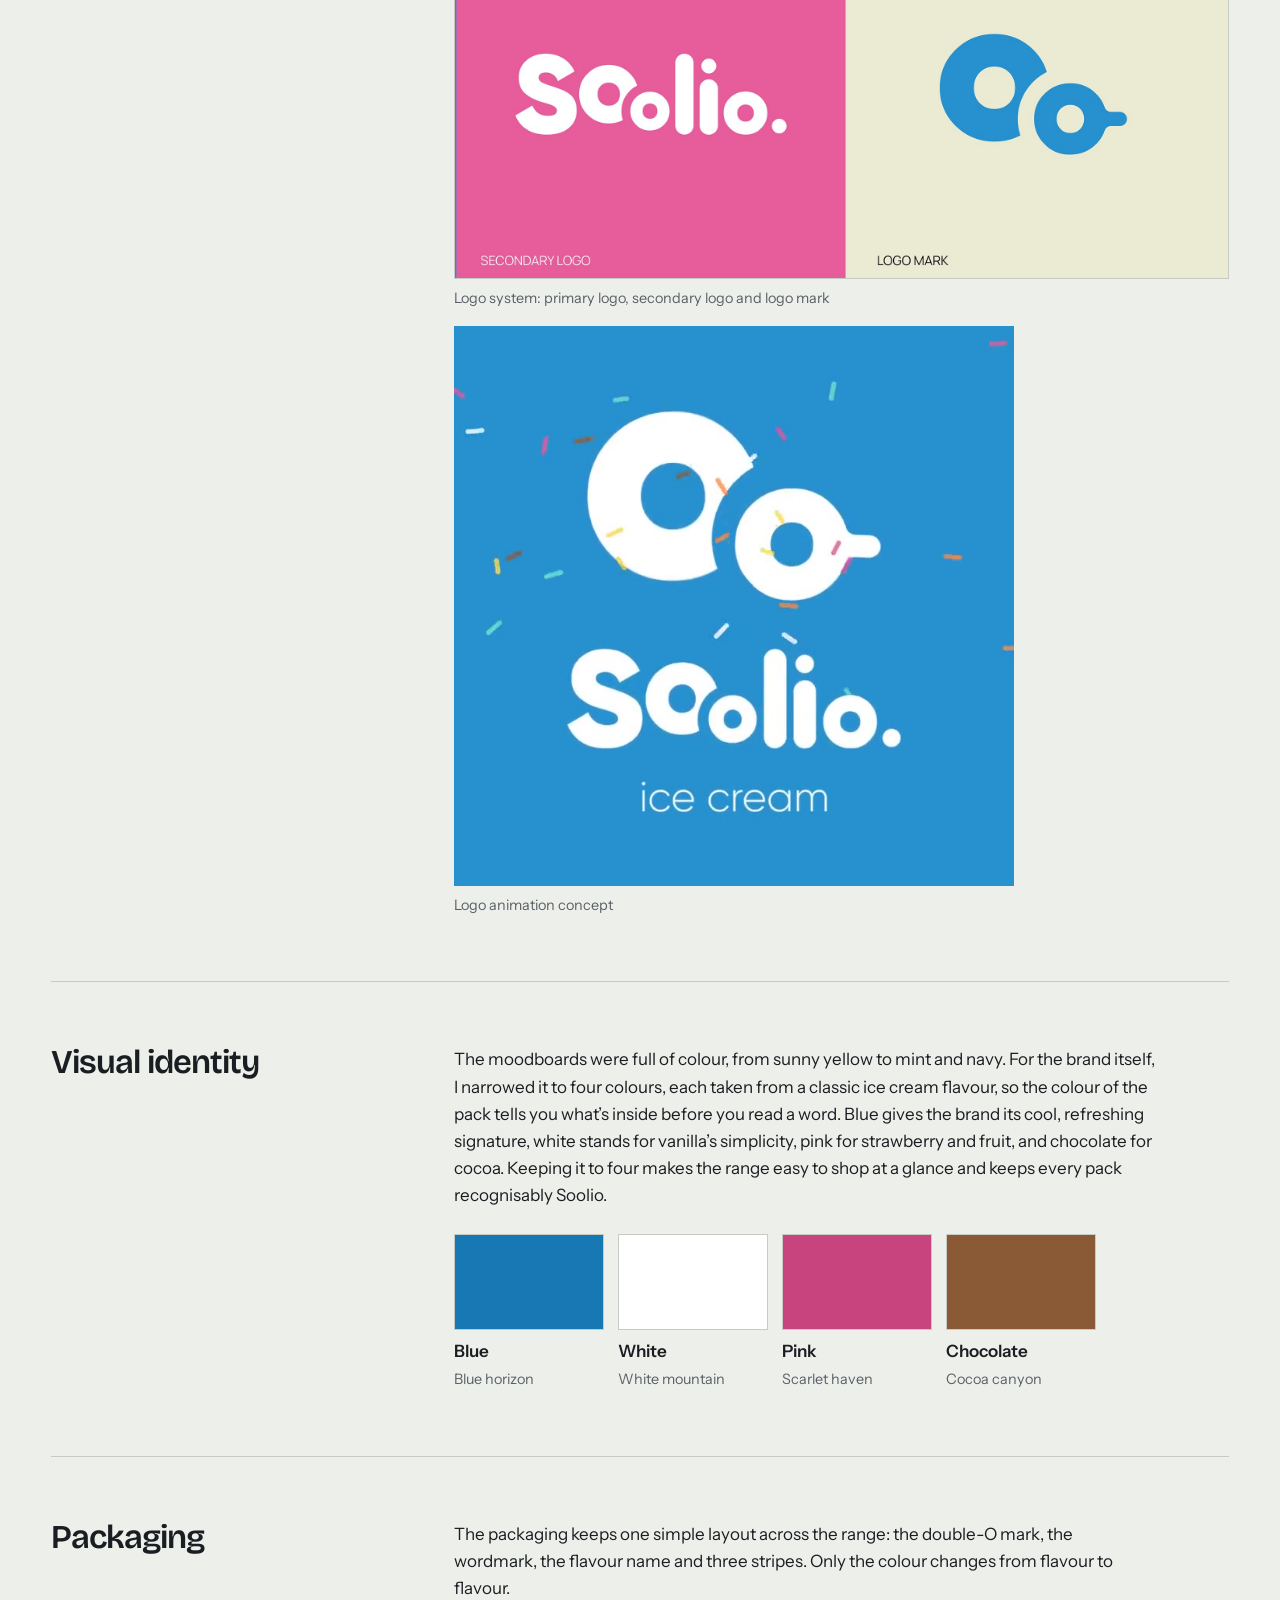
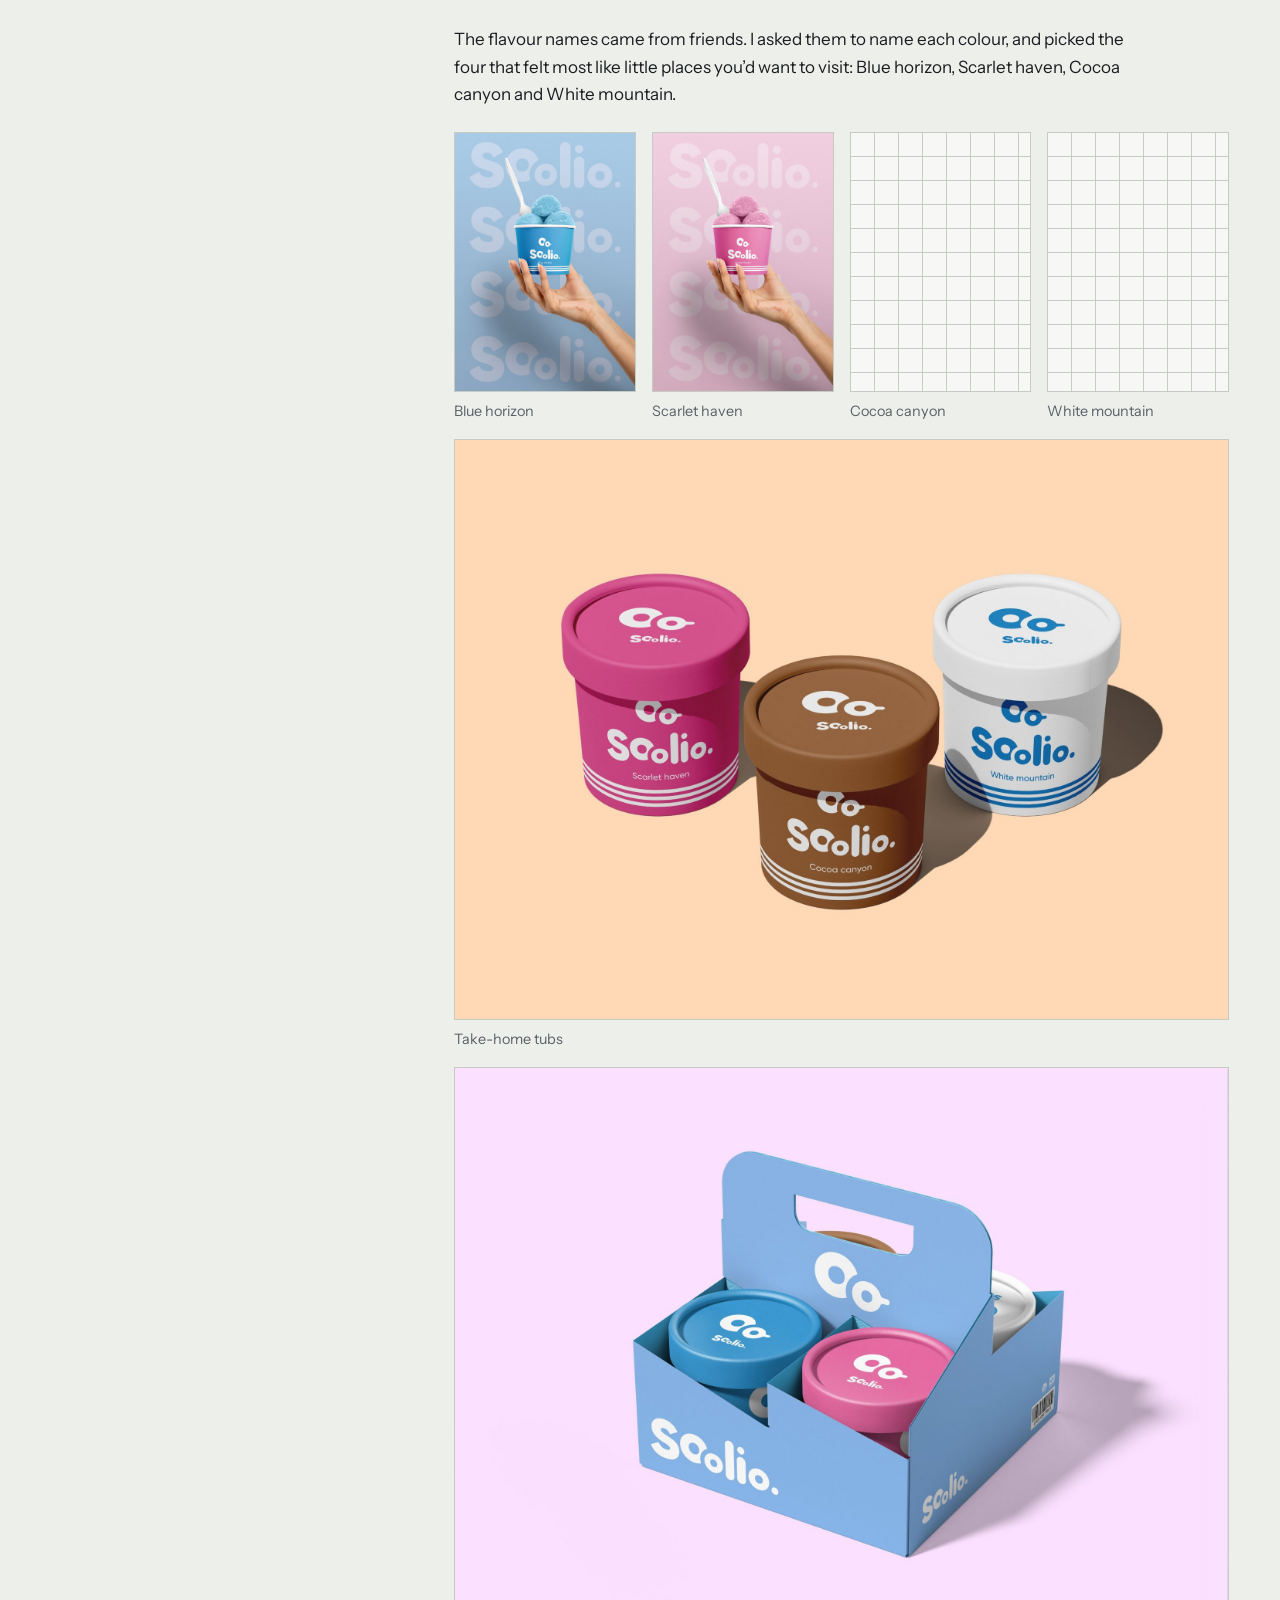
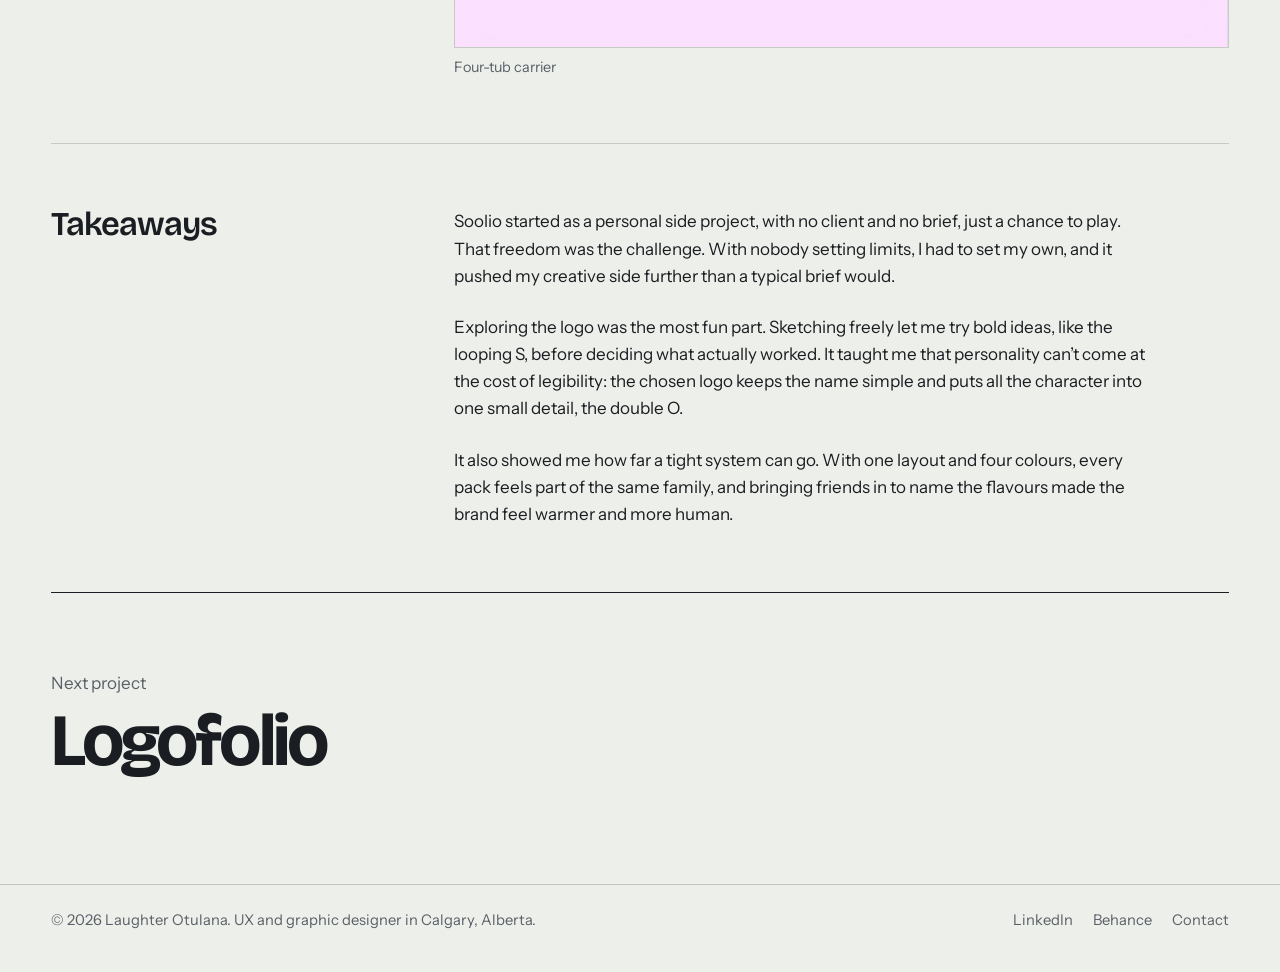
<file: work/soolio-ice-cream.html>
<!DOCTYPE html>
<html lang="en">
<head>
<meta charset="utf-8">
<meta name="viewport" content="width=device-width, initial-scale=1">
<title>Soolio Ice Cream, Laughter Otulana</title>
<meta name="description" content="Identity and packaging for an ice cream brand that celebrates indulgence and comfort.">
<meta property="og:title" content="Soolio Ice Cream, Laughter Otulana">
<meta property="og:description" content="Identity and packaging for an ice cream brand that celebrates indulgence and comfort."><meta property="og:image" content="../assets/img/soolio-ice-cream/thumbnail.jpg">
<link rel="icon" type="image/png" href="../assets/img/favicon.png">
<link rel="preconnect" href="https://fonts.googleapis.com"><link rel="preconnect" href="https://fonts.gstatic.com" crossorigin><link href="https://fonts.googleapis.com/css2?family=Bricolage+Grotesque:opsz,wght@12..96,400..800&family=Instrument+Sans:wght@400..700&display=swap" rel="stylesheet">
<link rel="stylesheet" href="../css/style.css">
</head>
<body>
<a class="skip" href="#main">Skip to content</a>
<header class="site-head"><div class="wrap">
<a class="brand" href="../index.html"><img class="logo" src="../assets/img/logo.png" alt="" width="34" height="40"><span class="full">Laughter Otulana</span></a>
<nav class="nav" aria-label="Main"><a href="../index.html#work" aria-current="page">Work</a><a href="../about.html">About</a><a href="../contact.html">Contact</a></nav>
</div></header>
<main id="main"><div class="wrap">
<header class="case-head">
<a class="back" href="../index.html#work">All work</a>
<h1 class="case-title">Soolio Ice Cream</h1>
<p class="case-sum">Identity and packaging for an ice cream brand that celebrates indulgence and comfort.</p>
<dl class="titleblock"><div><dt>Discipline</dt><dd>Brand identity and packaging</dd></div><div><dt>Context</dt><dd>Personal project</dd></div><div><dt>Role</dt><dd>Brand and packaging designer</dd></div><div><dt>Deliverables</dt><dd>Name, logo, colour, packaging</dd></div><div><dt>Tools</dt><dd>Adobe Illustrator, Photoshop</dd></div></dl>
</header>
<div class="media cover hero-img"><div class="ph"><span>Soolio Ice Cream</span></div><img src="../assets/img/soolio-ice-cream/hero.jpg" alt="Three Soolio ice cream tubs in pink, blue and white on a mint background" decoding="async"></div>
<section class="chapter"><h2>The idea</h2><div class="body"><p>Soolio celebrates the balance between indulgence and comfort. The goal was a consistent identity and packaging that feel as good as the product tastes.</p></div></section>
<section class="chapter"><h2>Who it’s for</h2><div class="body"><div class="pairs"><div><h3>Primary audience</h3><p>Families with kids, teenagers and young adults.</p></div><div><h3>Secondary audience</h3><p>Older adults.</p></div></div></div></section>
<section class="chapter"><h2>The name</h2><div class="body"><p>Soolio blends “soul” and “delicious.” The “lio” ending keeps it short and playful.</p></div></section>
<section class="chapter"><h2>Moodboards</h2><div class="body"><p>I gathered two moodboards to find the brand’s feel: bright, playful colour, sprinkles and scoops, and words like delicious, refreshing, sweet and tasty.</p><div class="shots"><figure class="fit wide"><div class="media "><div class="ph"><span>Moodboard I</span></div><img src="../assets/img/soolio-ice-cream/moodboard-1.jpg" alt="Moodboard of ice cream photos with a colour palette and the words delicious and refreshing" decoding="async"></div><figcaption>Moodboard I</figcaption></figure><figure class="fit wide"><div class="media "><div class="ph"><span>Moodboard II</span></div><img src="../assets/img/soolio-ice-cream/moodboard-2.jpg" alt="Moodboard of ice cream photos with colour blocks and the words refreshing, sweet and tasty" decoding="async"></div><figcaption>Moodboard II</figcaption></figure></div></div></section>
<section class="chapter"><h2>The logo</h2><div class="body"><ol class="steps">
<li><h3>Exploring directions</h3><p>Every idea I sketched played on the double O at the heart of the name. In my first direction, the two O’s sat inside a bold, looping S that wrapped around the whole word. It was expressive, but the swirls tangled the letters together and the name became hard to read at a glance. A logo that has to work on a small cup lid can’t make people work to read it, so I set it aside.</p></li>
<li><h3>Finding the character</h3><p>In the second direction, I let the double O step forward and become a character: the larger O is a face, and the smaller O is a scoop of ice cream, held right at its mouth. It turns the name into a tiny moment of enjoyment, which is exactly what Soolio is about. The rest of the word stayed simple and rounded, so the name reads clearly while the mark brings the personality. This was the direction I chose.</p></li>
</ol><div class="shots"><figure class="fit"><div class="media "><div class="ph"><span>Direction 1: expressive, but hard to read</span></div><img src="../assets/img/soolio-ice-cream/logo-sketch-1.jpg" alt="Pen sketch of the Soolio name inside a large looping S, with the double O drawn separately" decoding="async"></div><figcaption>Direction 1: expressive, but hard to read</figcaption></figure><figure class="fit"><div class="media "><div class="ph"><span>Direction 2: the double O becomes a face enjoying ice cream (chosen)</span></div><img src="../assets/img/soolio-ice-cream/logo-sketch-2.jpg" alt="Pen sketch of the Soolio wordmark, with the double O annotated as a face or mouth and a scoop of ice cream" decoding="async"></div><figcaption>Direction 2: the double O becomes a face enjoying ice cream (chosen)</figcaption></figure></div>
<p style="margin-top:20px">I refined the chosen sketch into a clean, rounded wordmark and built three versions. The primary logo stacks the mark over the wordmark and “ice cream.” The secondary logo is the wordmark on its own, and the logo mark works alone where space is tight, like on lids. To bring the character to life, I also explored a short logo animation: the face takes a bite of the scoop and sprinkles burst out.</p><div class="shots"><figure class="fit wide"><div class="media "><div class="ph"><span>Logo system</span></div><img src="../assets/img/soolio-ice-cream/logo-system.jpg" alt="Soolio logo system: the primary logo on blue, the secondary wordmark on pink and the logo mark on cream" decoding="async"></div><figcaption>Logo system: primary logo, secondary logo and logo mark</figcaption></figure><figure class="vid sq"><video muted loop playsinline autoplay preload="metadata" poster="../assets/img/soolio-ice-cream/logo-animation-poster.jpg" aria-label="Soolio logo animation: the face drops in, the scoop is thrown to its mouth, sprinkles burst out and the wordmark bounces in"><source src="../assets/video/soolio/logo-animation.mp4" type="video/mp4"></video><figcaption>Logo animation concept</figcaption></figure></div></div></section>
<section class="chapter"><h2>Visual identity</h2><div class="body"><p>The moodboards were full of colour, from sunny yellow to mint and navy. For the brand itself, I narrowed it to four colours, each taken from a classic ice cream flavour, so the colour of the pack tells you what’s inside before you read a word. Blue gives the brand its cool, refreshing signature, white stands for vanilla’s simplicity, pink for strawberry and fruit, and chocolate for cocoa. Keeping it to four makes the range easy to shop at a glance and keeps every pack recognisably Soolio.</p><div class="swatches"><div><i style="background:#1878B4"></i><b>Blue</b><span>Blue horizon</span></div><div><i style="background:#FFFFFF"></i><b>White</b><span>White mountain</span></div><div><i style="background:#C8447E"></i><b>Pink</b><span>Scarlet haven</span></div><div><i style="background:#8A5A36"></i><b>Chocolate</b><span>Cocoa canyon</span></div></div></div></section>
<section class="chapter"><h2>Packaging</h2><div class="body"><p>The packaging keeps one simple layout across the range: the double-O mark, the wordmark, the flavour name and three stripes. Only the colour changes from flavour to flavour.</p><p>The flavour names came from friends. I asked them to name each colour, and picked the four that felt most like little places you’d want to visit: Blue horizon, Scarlet haven, Cocoa canyon and White mountain.</p><div class="cups"><figure class=""><div class="media "><div class="ph"><span>Blue horizon</span></div><img src="../assets/img/soolio-ice-cream/cup-blue.jpg" alt="Blue Soolio cup of blue ice cream" decoding="async"></div><figcaption>Blue horizon</figcaption></figure><figure class=""><div class="media "><div class="ph"><span>Scarlet haven</span></div><img src="../assets/img/soolio-ice-cream/cup-pink.jpg" alt="Pink Soolio cup of pink ice cream" decoding="async"></div><figcaption>Scarlet haven</figcaption></figure><figure class=""><div class="media "><div class="ph"><span>Cocoa canyon</span></div><img src="../assets/img/soolio-ice-cream/cup-cocoa.jpg" alt="Brown Soolio cup of chocolate ice cream" decoding="async"></div><figcaption>Cocoa canyon</figcaption></figure><figure class=""><div class="media "><div class="ph"><span>White mountain</span></div><img src="../assets/img/soolio-ice-cream/cup-white.jpg" alt="White Soolio cup with blue branding" decoding="async"></div><figcaption>White mountain</figcaption></figure></div><div class="shots" style="margin-top:16px"><figure class="fit wide"><div class="media "><div class="ph"><span>Take-home tubs</span></div><img src="../assets/img/soolio-ice-cream/tubs-peach.jpg" alt="Pink, brown and white Soolio tubs on a peach background" decoding="async"></div><figcaption>Take-home tubs</figcaption></figure><figure class="fit wide"><div class="media "><div class="ph"><span>Four-tub carrier</span></div><img src="../assets/img/soolio-ice-cream/carrier.jpg" alt="Blue cardboard carrier holding four Soolio tubs" decoding="async"></div><figcaption>Four-tub carrier</figcaption></figure></div></div></section>
<section class="chapter"><h2>Takeaways</h2><div class="body"><p>Soolio started as a personal side project, with no client and no brief, just a chance to play. That freedom was the challenge. With nobody setting limits, I had to set my own, and it pushed my creative side further than a typical brief would.</p><p>Exploring the logo was the most fun part. Sketching freely let me try bold ideas, like the looping S, before deciding what actually worked. It taught me that personality can’t come at the cost of legibility: the chosen logo keeps the name simple and puts all the character into one small detail, the double O.</p><p>It also showed me how far a tight system can go. With one layout and four colours, every pack feels part of the same family, and bringing friends in to name the flavours made the brand feel warmer and more human.</p></div></section>
<a class="next" href="logofolio.html"><span>Next project</span><b>Logofolio</b></a>
</div></main>
<footer class="site-foot"><div class="wrap">
<span>© <span data-year>2026</span> Laughter Otulana. UX and graphic designer in Calgary, Alberta.</span>
<nav aria-label="Social"><a href="https://www.linkedin.com/in/laughter-otulana-2809b318a/">LinkedIn</a><a href="https://www.behance.net/laughteoluwase">Behance</a><a href="../contact.html">Contact</a></nav>
</div></footer>
<script src="../js/main.js"></script>
</body>
</html>
</file>
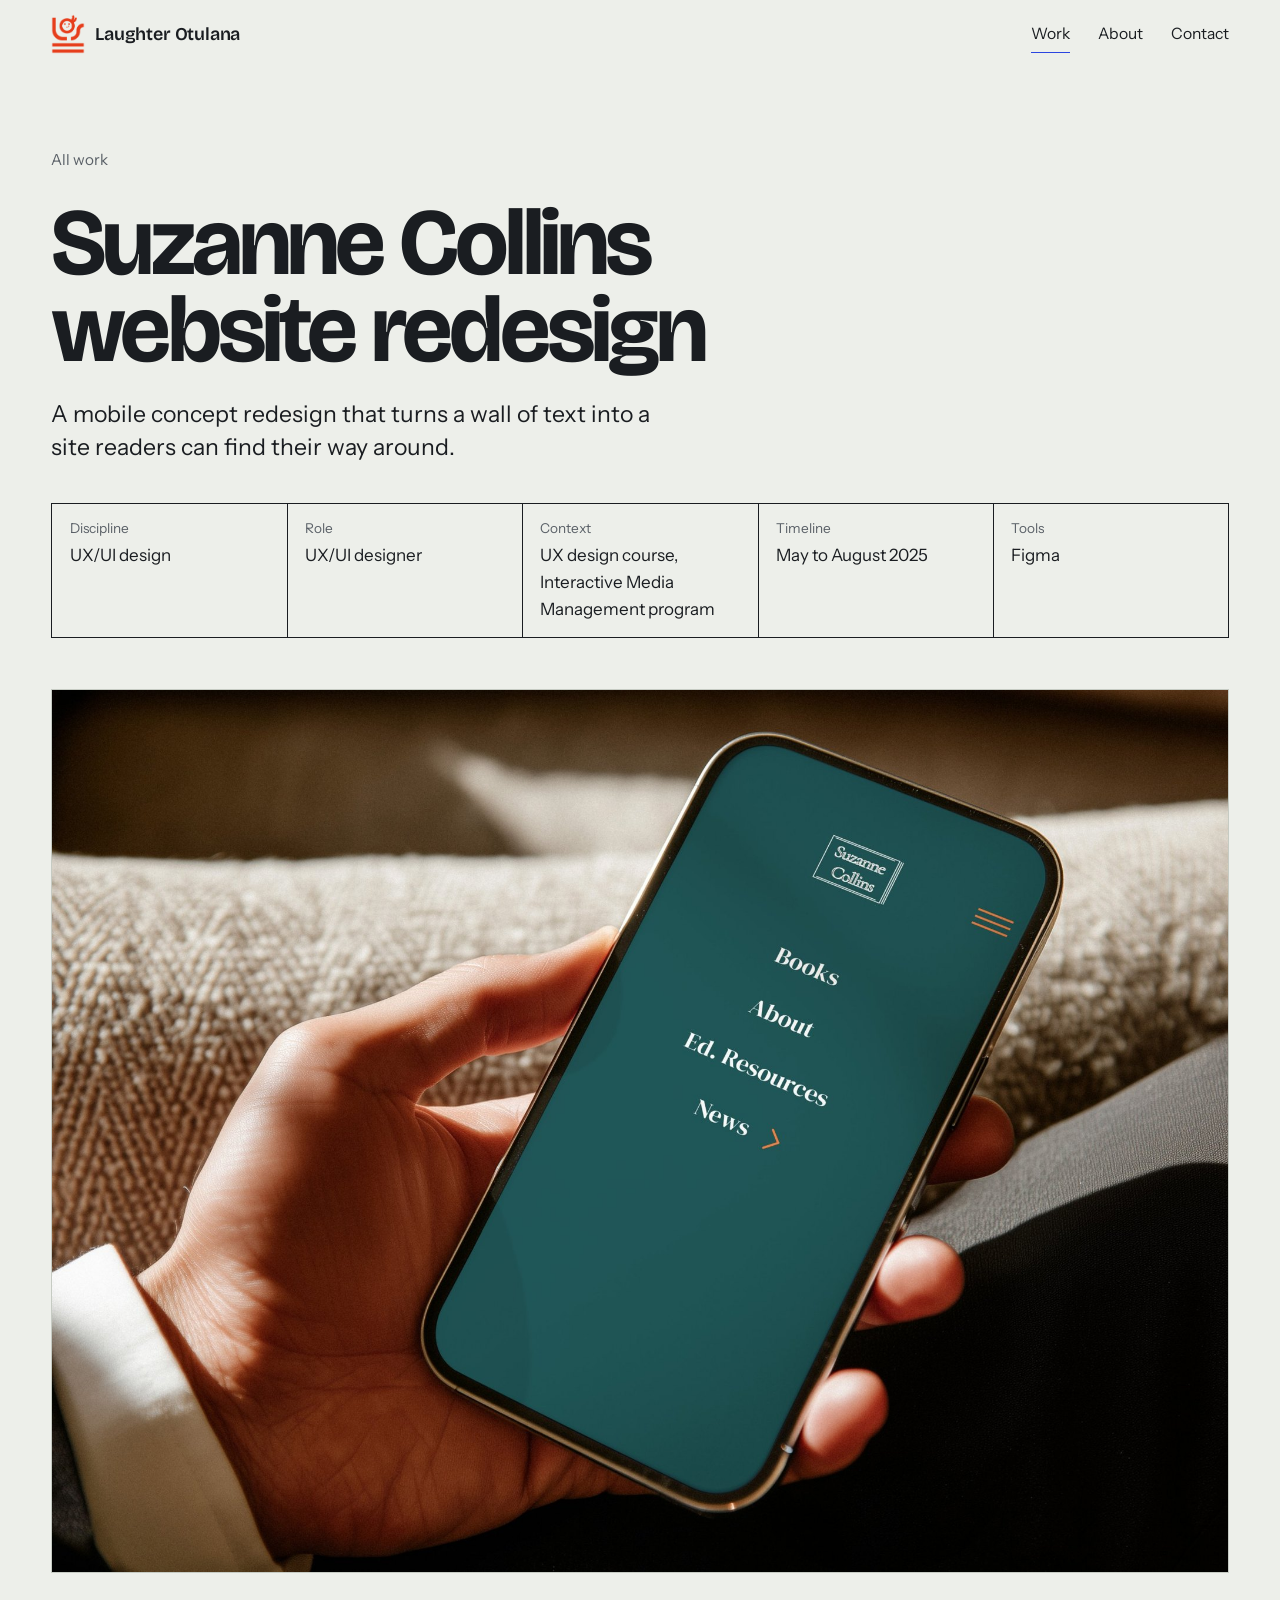
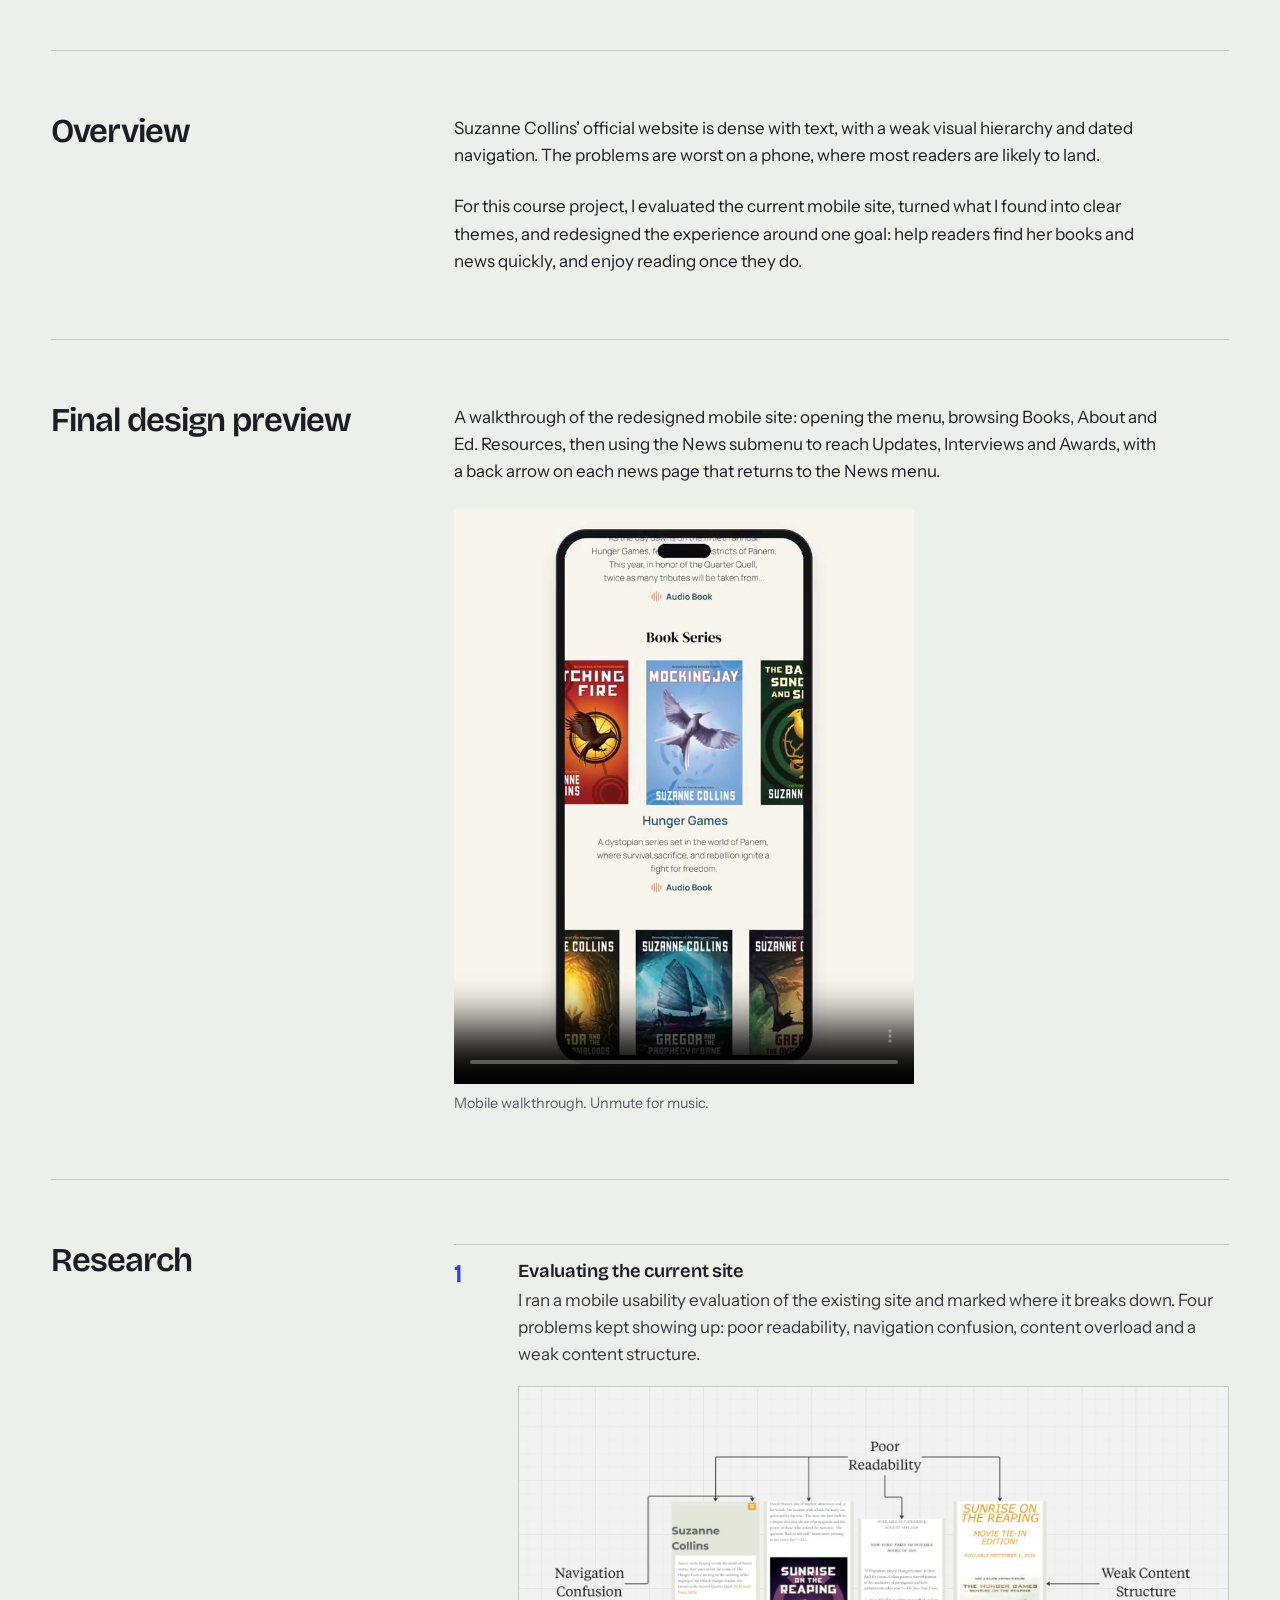
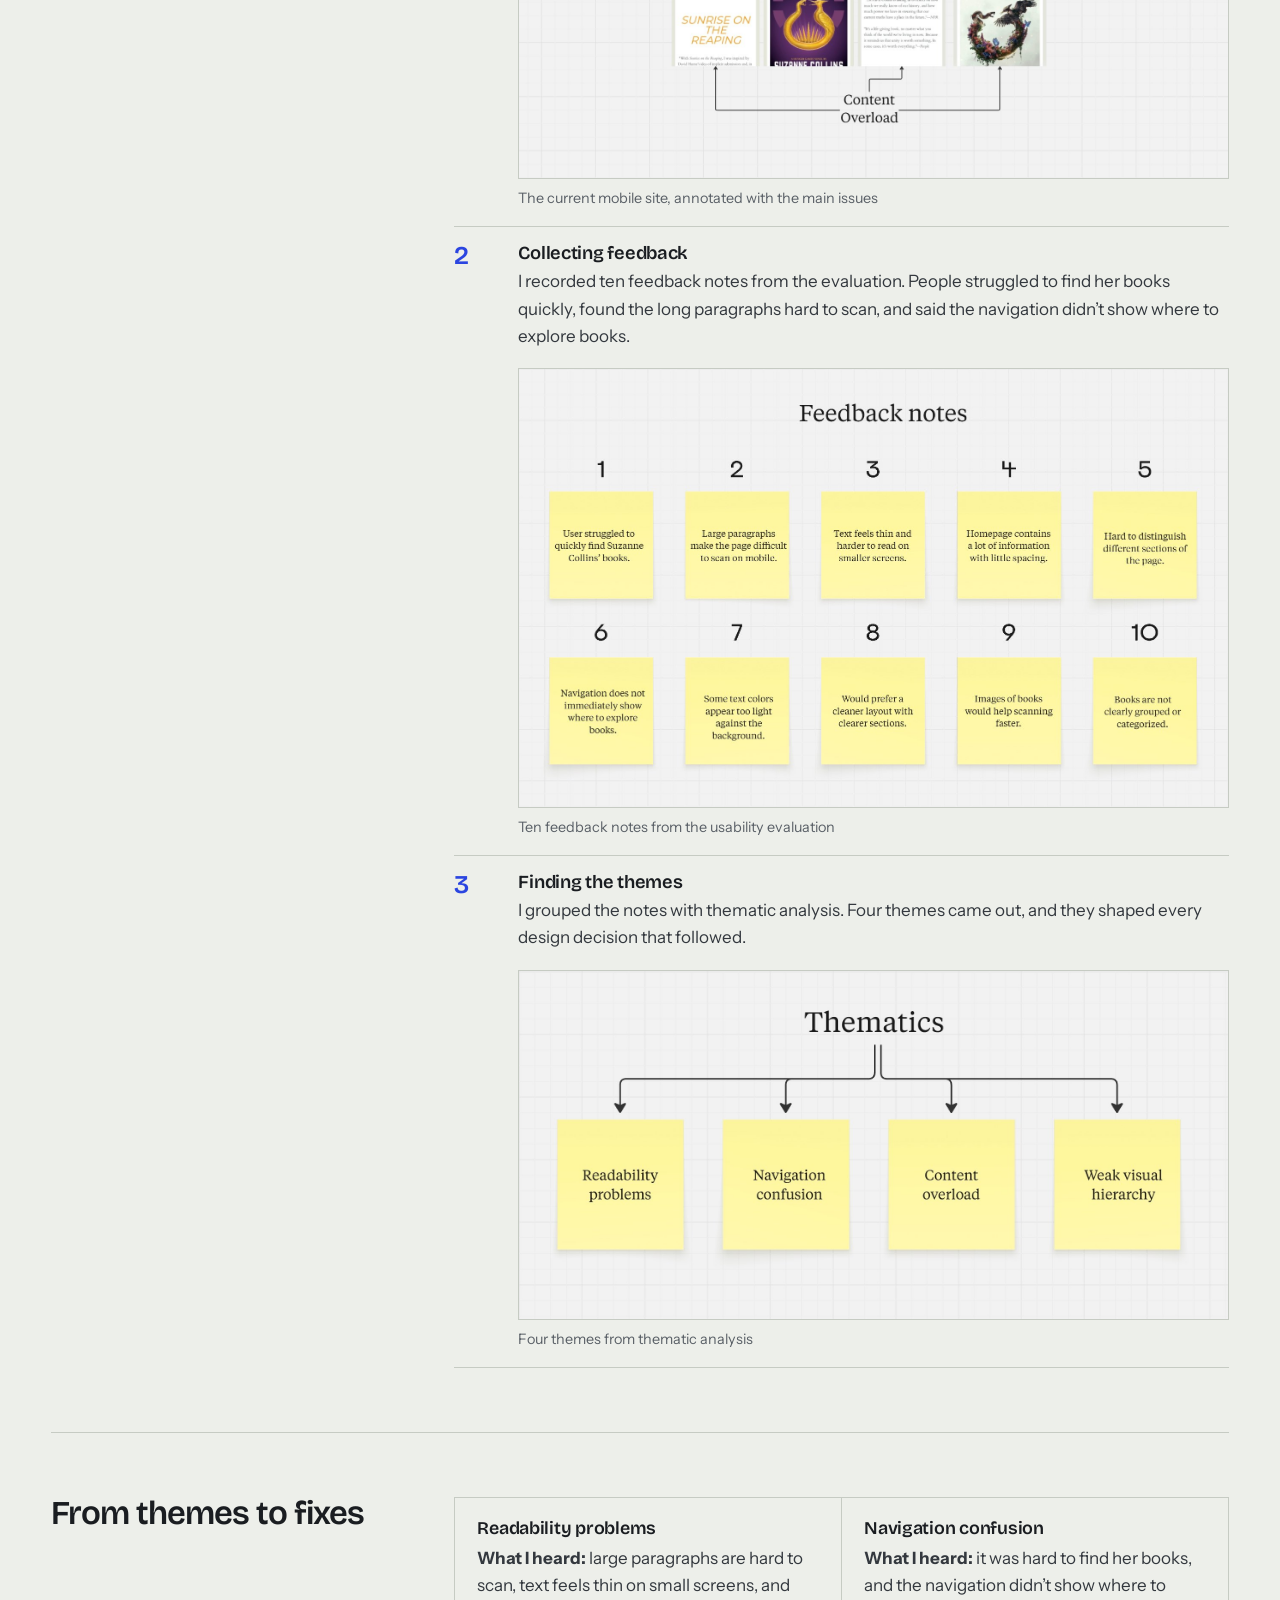
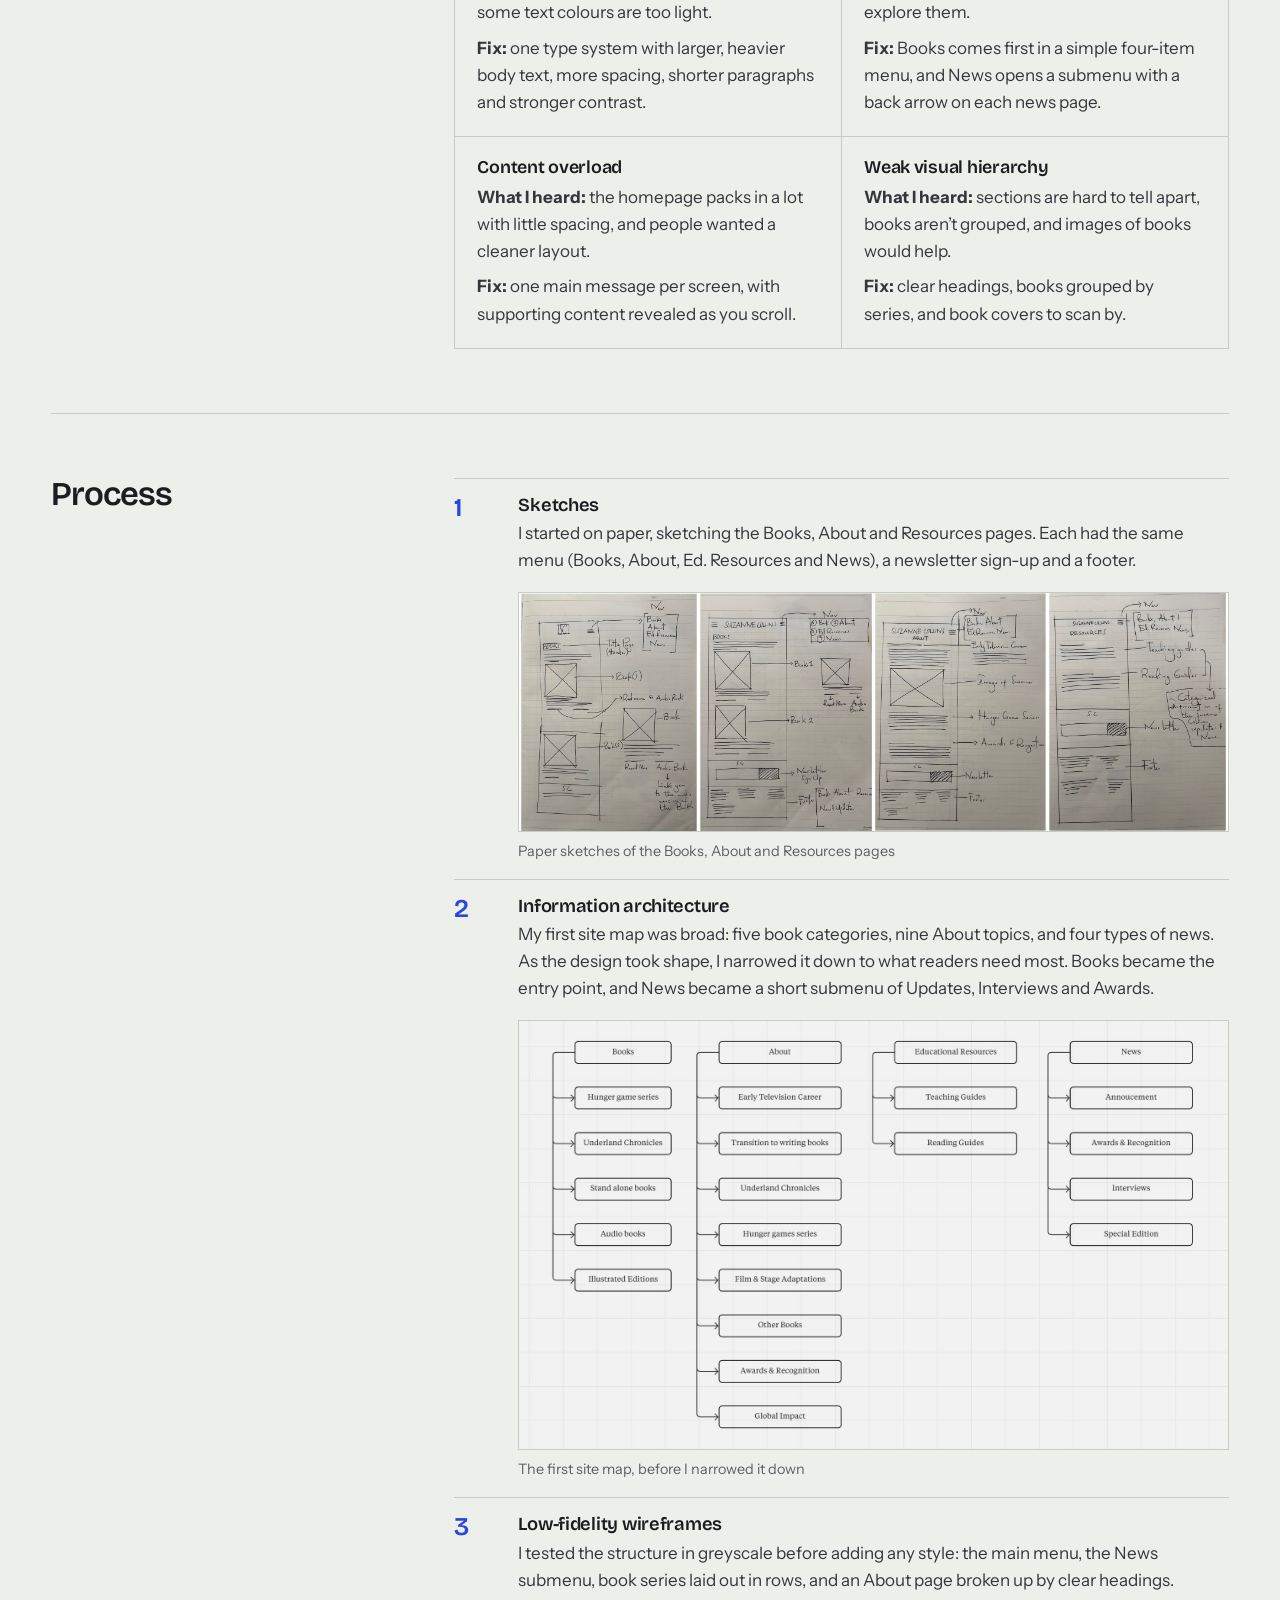
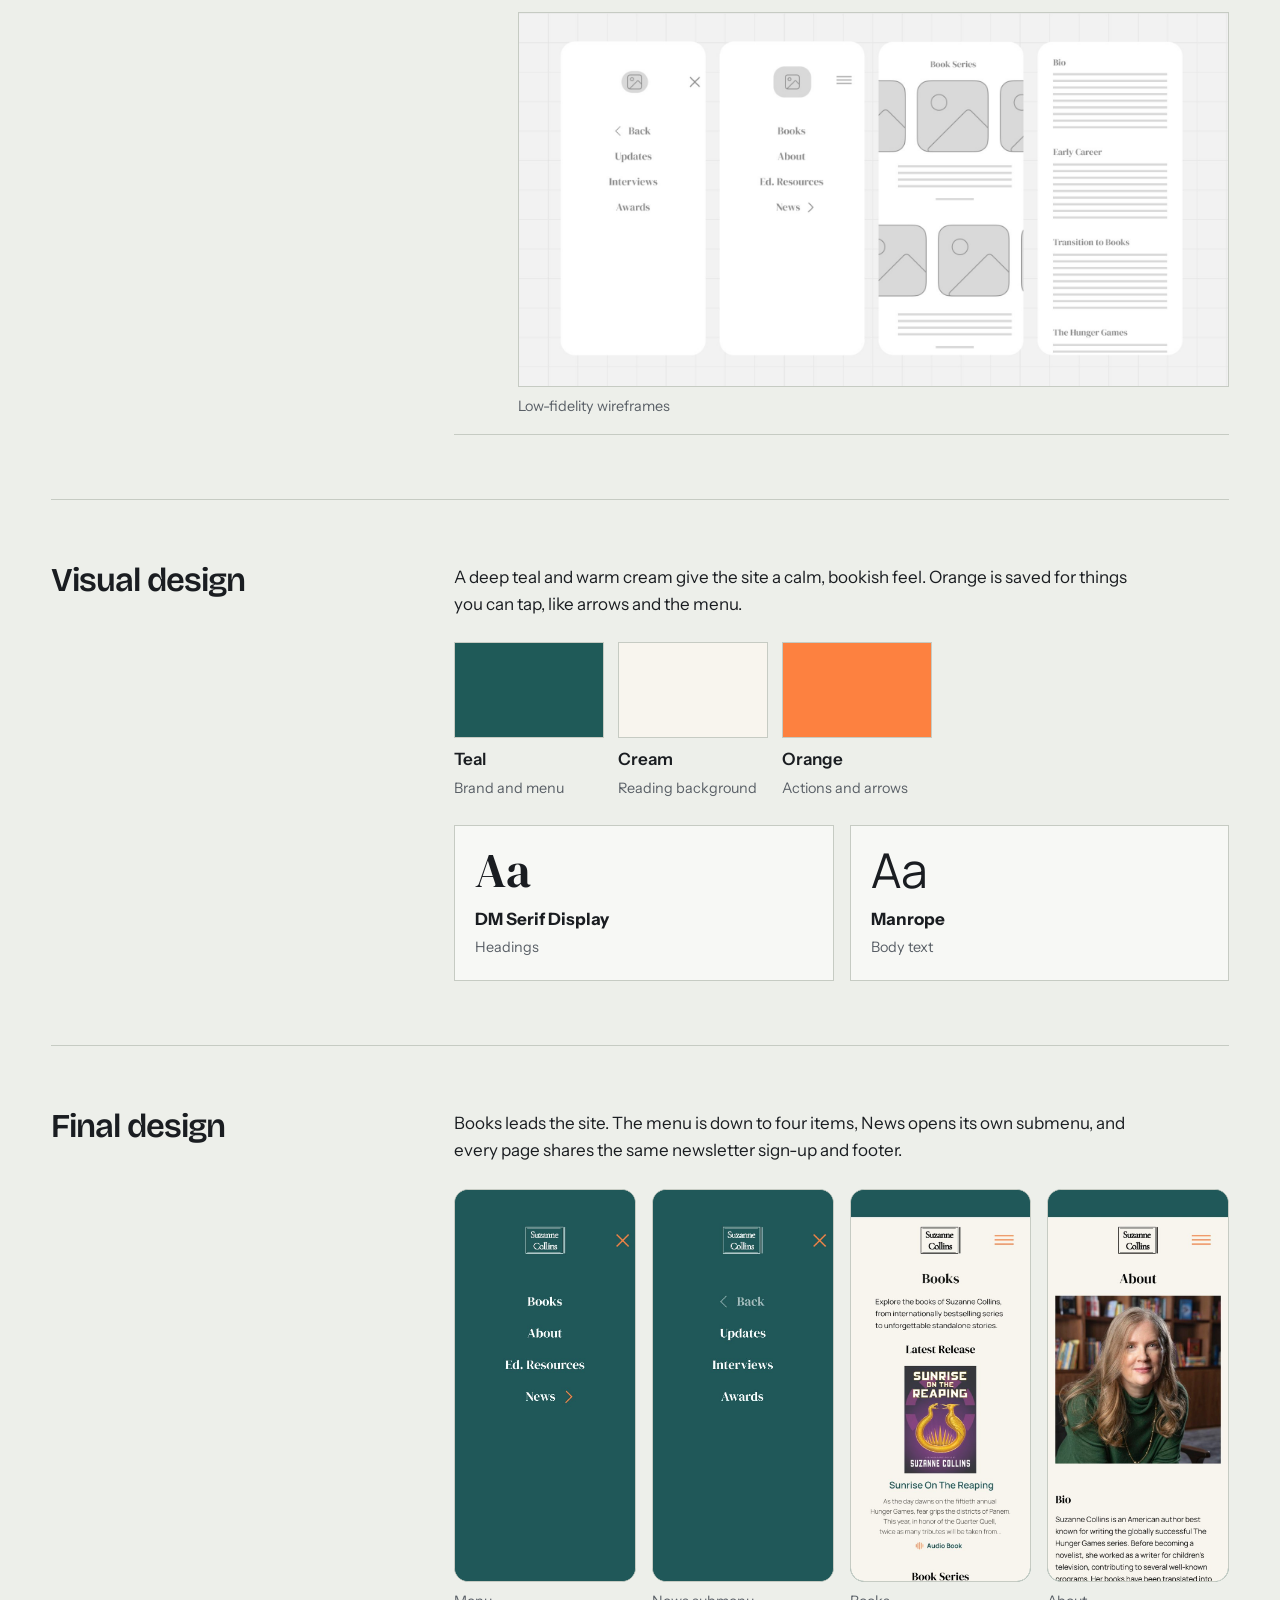
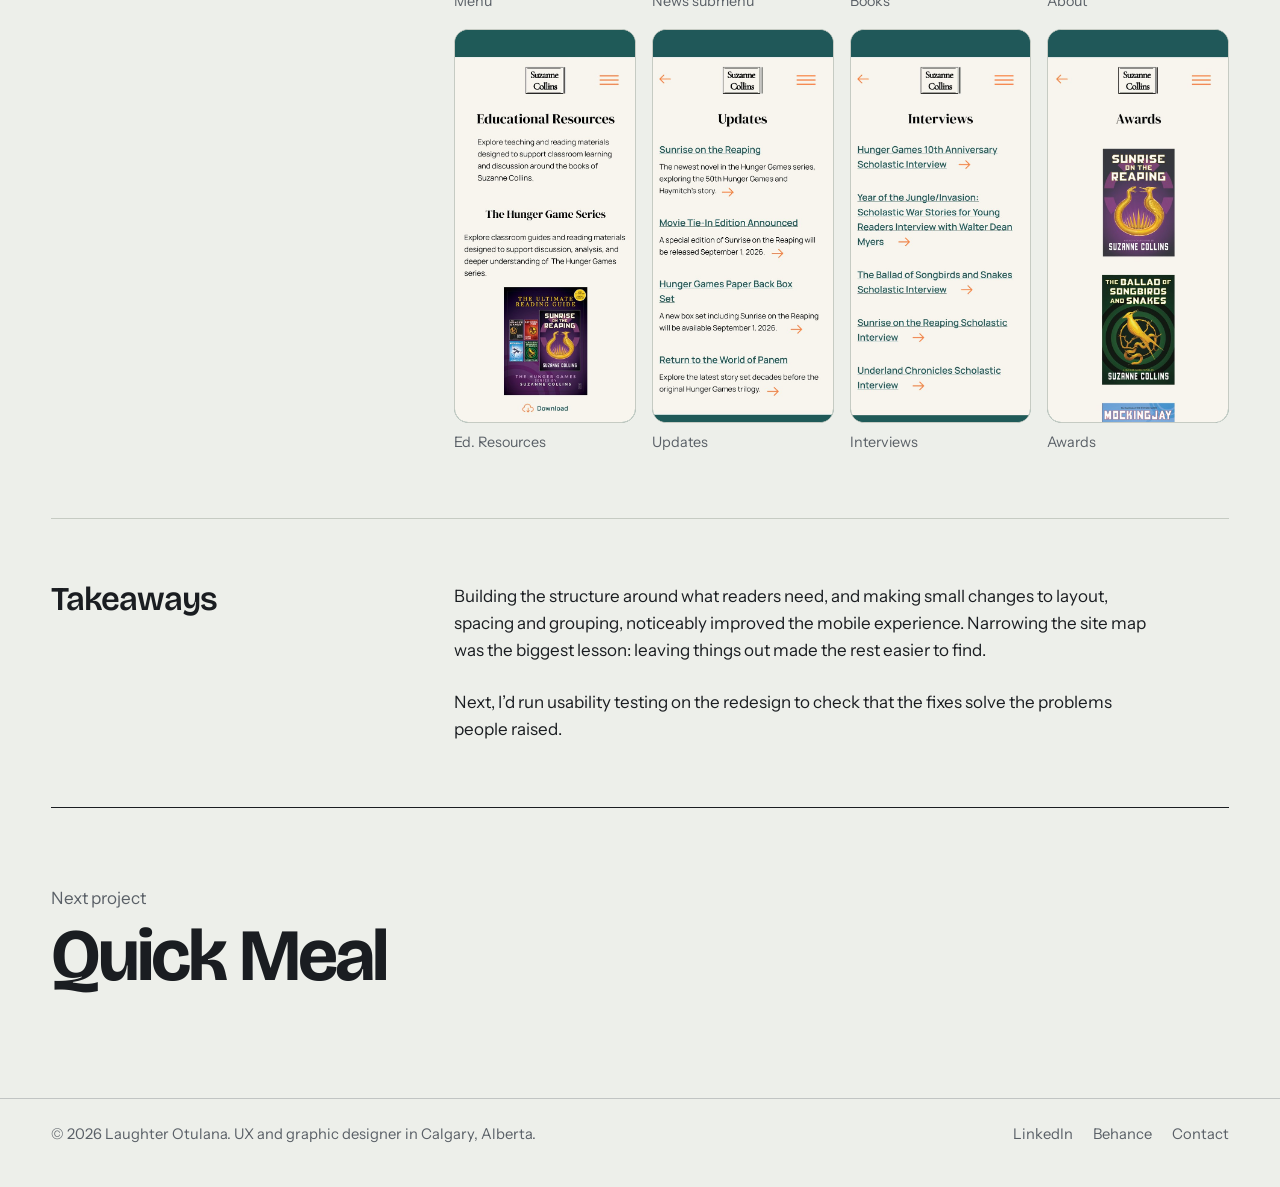
<file: work/suzanne-collins-website-redesign.html>
<!DOCTYPE html>
<html lang="en">
<head>
<meta charset="utf-8">
<meta name="viewport" content="width=device-width, initial-scale=1">
<title>Suzanne Collins website redesign, Laughter Otulana</title>
<meta name="description" content="A mobile concept redesign that turns a wall of text into a site readers can find their way around.">
<meta property="og:title" content="Suzanne Collins website redesign, Laughter Otulana">
<meta property="og:description" content="A mobile concept redesign that turns a wall of text into a site readers can find their way around."><meta property="og:image" content="../assets/img/suzanne-collins-website-redesign/thumbnail-phone.jpg">
<link rel="icon" type="image/png" href="../assets/img/favicon.png">
<link rel="preconnect" href="https://fonts.googleapis.com"><link rel="preconnect" href="https://fonts.gstatic.com" crossorigin><link href="https://fonts.googleapis.com/css2?family=Bricolage+Grotesque:opsz,wght@12..96,400..800&family=Instrument+Sans:wght@400..700&display=swap" rel="stylesheet">
<link rel="stylesheet" href="../css/style.css">
<link href="https://fonts.googleapis.com/css2?family=DM+Serif+Display&family=Manrope:wght@400..700&display=swap" rel="stylesheet"></head>
<body>
<a class="skip" href="#main">Skip to content</a>
<header class="site-head"><div class="wrap">
<a class="brand" href="../index.html"><img class="logo" src="../assets/img/logo.png" alt="" width="34" height="40"><span class="full">Laughter Otulana</span></a>
<nav class="nav" aria-label="Main"><a href="../index.html#work" aria-current="page">Work</a><a href="../about.html">About</a><a href="../contact.html">Contact</a></nav>
</div></header>
<main id="main"><div class="wrap">
<header class="case-head">
<a class="back" href="../index.html#work">All work</a>
<h1 class="case-title">Suzanne Collins website redesign</h1>
<p class="case-sum">A mobile concept redesign that turns a wall of text into a site readers can find their way around.</p>
<dl class="titleblock"><div><dt>Discipline</dt><dd>UX/UI design</dd></div><div><dt>Role</dt><dd>UX/UI designer</dd></div><div><dt>Context</dt><dd>UX design course, Interactive Media Management program</dd></div><div><dt>Timeline</dt><dd>May to August 2025</dd></div><div><dt>Tools</dt><dd>Figma</dd></div></dl>
</header>
<div class="media cover hero-img"><div class="ph"><span>Suzanne Collins website redesign</span></div><img src="../assets/img/suzanne-collins-website-redesign/hero.jpg" alt="Hand holding a phone showing the redesigned Suzanne Collins mobile menu: Books, About, Ed. Resources and News" loading="lazy" decoding="async"></div>
<section class="chapter"><h2>Overview</h2><div class="body"><p>Suzanne Collins’ official website is dense with text, with a weak visual hierarchy and dated navigation. The problems are worst on a phone, where most readers are likely to land.</p><p>For this course project, I evaluated the current mobile site, turned what I found into clear themes, and redesigned the experience around one goal: help readers find her books and news quickly, and enjoy reading once they do.</p></div></section>
<section class="chapter"><h2>Final design preview</h2><div class="body"><p>A walkthrough of the redesigned mobile site: opening the menu, browsing Books, About and Ed. Resources, then using the News submenu to reach Updates, Interviews and Awards, with a back arrow on each news page that returns to the News menu.</p><div class="shots"><figure class="vid walk"><video controls muted loop playsinline autoplay preload="metadata" poster="../assets/img/suzanne-collins-website-redesign/walkthrough-poster.jpg" title="Unmute for music" aria-label="Walkthrough of the redesigned Suzanne Collins mobile website"><source src="../assets/video/suzanne-collins/walkthrough.mp4" type="video/mp4"></video><figcaption>Mobile walkthrough. Unmute for music.</figcaption></figure></div></div></section>
<section class="chapter"><h2>Research</h2><div class="body"><ol class="steps">
<li><h3>Evaluating the current site</h3><p>I ran a mobile usability evaluation of the existing site and marked where it breaks down. Four problems kept showing up: poor readability, navigation confusion, content overload and a weak content structure.</p><div class="shots"><figure class="fit wide"><div class="media "><div class="ph"><span>The current mobile site, annotated with the main issues</span></div><img src="../assets/img/suzanne-collins-website-redesign/research-annotated.jpg" alt="Four screens of the current Suzanne Collins mobile site, annotated with poor readability, navigation confusion, content overload and weak content structure" decoding="async"></div><figcaption>The current mobile site, annotated with the main issues</figcaption></figure></div></li>
<li><h3>Collecting feedback</h3><p>I recorded ten feedback notes from the evaluation. People struggled to find her books quickly, found the long paragraphs hard to scan, and said the navigation didn’t show where to explore books.</p><div class="shots"><figure class="fit wide"><div class="media "><div class="ph"><span>Ten feedback notes from the usability evaluation</span></div><img src="../assets/img/suzanne-collins-website-redesign/research-feedback.jpg" alt="Ten sticky notes of usability feedback, such as users struggling to find the books and large paragraphs being hard to scan" decoding="async"></div><figcaption>Ten feedback notes from the usability evaluation</figcaption></figure></div></li>
<li><h3>Finding the themes</h3><p>I grouped the notes with thematic analysis. Four themes came out, and they shaped every design decision that followed.</p><div class="shots"><figure class="fit wide"><div class="media "><div class="ph"><span>Four themes from thematic analysis</span></div><img src="../assets/img/suzanne-collins-website-redesign/research-themes.jpg" alt="Thematic analysis diagram with four themes: readability problems, navigation confusion, content overload and weak visual hierarchy" decoding="async"></div><figcaption>Four themes from thematic analysis</figcaption></figure></div></li>
</ol></div></section>
<section class="chapter"><h2>From themes to fixes</h2><div class="body"><div class="pairs">
<div><h3>Readability problems</h3><p><b>What I heard:</b> large paragraphs are hard to scan, text feels thin on small screens, and some text colours are too light.</p><p><b>Fix:</b> one type system with larger, heavier body text, more spacing, shorter paragraphs and stronger contrast.</p></div>
<div><h3>Navigation confusion</h3><p><b>What I heard:</b> it was hard to find her books, and the navigation didn’t show where to explore them.</p><p><b>Fix:</b> Books comes first in a simple four-item menu, and News opens a submenu with a back arrow on each news page.</p></div>
<div><h3>Content overload</h3><p><b>What I heard:</b> the homepage packs in a lot with little spacing, and people wanted a cleaner layout.</p><p><b>Fix:</b> one main message per screen, with supporting content revealed as you scroll.</p></div>
<div><h3>Weak visual hierarchy</h3><p><b>What I heard:</b> sections are hard to tell apart, books aren’t grouped, and images of books would help.</p><p><b>Fix:</b> clear headings, books grouped by series, and book covers to scan by.</p></div>
</div></div></section>
<section class="chapter"><h2>Process</h2><div class="body"><ol class="steps">
<li><h3>Sketches</h3><p>I started on paper, sketching the Books, About and Resources pages. Each had the same menu (Books, About, Ed. Resources and News), a newsletter sign-up and a footer.</p><div class="shots"><figure class="fit wide"><div class="media "><div class="ph"><span>Paper sketches of the Books, About and Resources pages</span></div><img src="../assets/img/suzanne-collins-website-redesign/sketches.jpg" alt="Four hand-drawn mobile page sketches with notes on navigation, book images, newsletter and footer" decoding="async"></div><figcaption>Paper sketches of the Books, About and Resources pages</figcaption></figure></div></li>
<li><h3>Information architecture</h3><p>My first site map was broad: five book categories, nine About topics, and four types of news. As the design took shape, I narrowed it down to what readers need most. Books became the entry point, and News became a short submenu of Updates, Interviews and Awards.</p><div class="shots"><figure class="fit wide"><div class="media "><div class="ph"><span>The first site map, before I narrowed it down</span></div><img src="../assets/img/suzanne-collins-website-redesign/sitemap.jpg" alt="Site map with four sections: Books, About, Educational Resources and News, each with its sub-pages" decoding="async"></div><figcaption>The first site map, before I narrowed it down</figcaption></figure></div></li>
<li><h3>Low-fidelity wireframes</h3><p>I tested the structure in greyscale before adding any style: the main menu, the News submenu, book series laid out in rows, and an About page broken up by clear headings.</p><div class="shots"><figure class="fit wide"><div class="media "><div class="ph"><span>Low-fidelity wireframes</span></div><img src="../assets/img/suzanne-collins-website-redesign/wireframes.jpg" alt="Four greyscale wireframes: the News submenu, the main menu, a book series page and an About page with section headings" decoding="async"></div><figcaption>Low-fidelity wireframes</figcaption></figure></div></li>
</ol></div></section>
<section class="chapter"><h2>Visual design</h2><div class="body"><p>A deep teal and warm cream give the site a calm, bookish feel. Orange is saved for things you can tap, like arrows and the menu.</p><div class="swatches"><div><i style="background:#1F5A58"></i><b>Teal</b><span>Brand and menu</span></div><div><i style="background:#F8F5EE"></i><b>Cream</b><span>Reading background</span></div><div><i style="background:#FD8140"></i><b>Orange</b><span>Actions and arrows</span></div></div><div class="specimens"><div><div class="aa" style="font-family:'DM Serif Display',serif">Aa</div><b>DM Serif Display</b><span>Headings</span></div><div><div class="aa" style="font-family:'Manrope',sans-serif">Aa</div><b>Manrope</b><span>Body text</span></div></div></div></section>
<section class="chapter"><h2>Final design</h2><div class="body"><p>Books leads the site. The menu is down to four items, News opens its own submenu, and every page shares the same newsletter sign-up and footer.</p><div class="screens"><figure><div class="media "><div class="ph"><span>Menu</span></div><img src="../assets/img/suzanne-collins-website-redesign/screen-menu.jpg" alt="Menu screen of the redesigned mobile site" decoding="async"></div><figcaption>Menu</figcaption></figure><figure><div class="media "><div class="ph"><span>News submenu</span></div><img src="../assets/img/suzanne-collins-website-redesign/screen-news.jpg" alt="News submenu screen of the redesigned mobile site" decoding="async"></div><figcaption>News submenu</figcaption></figure><figure><div class="media "><div class="ph"><span>Books</span></div><img src="../assets/img/suzanne-collins-website-redesign/screen-books.jpg" alt="Books screen of the redesigned mobile site" decoding="async"></div><figcaption>Books</figcaption></figure><figure><div class="media "><div class="ph"><span>About</span></div><img src="../assets/img/suzanne-collins-website-redesign/screen-about.jpg" alt="About screen of the redesigned mobile site" decoding="async"></div><figcaption>About</figcaption></figure><figure><div class="media "><div class="ph"><span>Ed. Resources</span></div><img src="../assets/img/suzanne-collins-website-redesign/screen-resources.jpg" alt="Ed. Resources screen of the redesigned mobile site" decoding="async"></div><figcaption>Ed. Resources</figcaption></figure><figure><div class="media "><div class="ph"><span>Updates</span></div><img src="../assets/img/suzanne-collins-website-redesign/screen-updates.jpg" alt="Updates screen of the redesigned mobile site" decoding="async"></div><figcaption>Updates</figcaption></figure><figure><div class="media "><div class="ph"><span>Interviews</span></div><img src="../assets/img/suzanne-collins-website-redesign/screen-interviews.jpg" alt="Interviews screen of the redesigned mobile site" decoding="async"></div><figcaption>Interviews</figcaption></figure><figure><div class="media "><div class="ph"><span>Awards</span></div><img src="../assets/img/suzanne-collins-website-redesign/screen-awards.jpg" alt="Awards screen of the redesigned mobile site" decoding="async"></div><figcaption>Awards</figcaption></figure></div></div></section>
<section class="chapter"><h2>Takeaways</h2><div class="body"><p>Building the structure around what readers need, and making small changes to layout, spacing and grouping, noticeably improved the mobile experience. Narrowing the site map was the biggest lesson: leaving things out made the rest easier to find.</p><p>Next, I’d run usability testing on the redesign to check that the fixes solve the problems people raised.</p></div></section>
<a class="next" href="quick-meal.html"><span>Next project</span><b>Quick Meal</b></a>
</div></main>
<footer class="site-foot"><div class="wrap">
<span>© <span data-year>2026</span> Laughter Otulana. UX and graphic designer in Calgary, Alberta.</span>
<nav aria-label="Social"><a href="https://www.linkedin.com/in/laughter-otulana-2809b318a/">LinkedIn</a><a href="https://www.behance.net/laughteoluwase">Behance</a><a href="../contact.html">Contact</a></nav>
</div></footer>
<script src="../js/main.js"></script>
</body>
</html>
</file>
<file: css/style.css>
/* Laughter Otulana — portfolio */
:root{
  --paper:#EDEFEA;
  --sheet:#F7F8F5;
  --ink:#1A1D21;
  --graphite:#5A6067;
  --line:#C6CBC3;
  --cobalt:#2B45E0;
  --cobalt-ink:#1E33B0;
  --display:"Bricolage Grotesque", "Helvetica Neue", Arial, sans-serif;
  --text:"Instrument Sans", "Helvetica Neue", Arial, sans-serif;
  --gutter:clamp(20px,4vw,56px);
  --max:1320px;
}
*{box-sizing:border-box}
html{-webkit-text-size-adjust:100%;scroll-behavior:smooth}
@media (prefers-reduced-motion:reduce){html{scroll-behavior:auto}}
body{margin:0;background:var(--paper);color:var(--ink);font-family:var(--text);font-size:1.0625rem;line-height:1.6;font-feature-settings:"tnum" 0}
img{display:block;max-width:100%}
a{color:inherit}
:focus-visible{outline:2px solid var(--cobalt);outline-offset:3px}
.skip{position:absolute;left:-999px;top:8px;background:var(--ink);color:var(--sheet);padding:8px 12px;z-index:10}
.skip:focus{left:8px}
.wrap{max-width:var(--max);margin:0 auto;padding:0 var(--gutter)}

/* header */
.site-head{position:sticky;top:0;z-index:5;background:color-mix(in srgb,var(--paper) 92%,transparent);backdrop-filter:blur(8px);border-bottom:1px solid transparent;transition:border-color .2s}
.site-head.scrolled{border-bottom-color:var(--line)}
.site-head .wrap{display:flex;align-items:center;justify-content:space-between;height:68px}
.brand{font-family:var(--display);font-weight:600;font-size:1.125rem;text-decoration:none;letter-spacing:-.01em;display:flex;align-items:center;gap:10px}
.brand svg{width:26px;height:26px}
.brand .logo{height:40px;width:auto;display:block}
.nav{display:flex;gap:28px;font-size:.98rem}
.nav a{text-decoration:none;padding:6px 0;border-bottom:1.5px solid transparent}
.nav a:hover,.nav a[aria-current="page"]{border-bottom-color:var(--cobalt)}

/* hero */
.hero{padding:clamp(48px,9vw,120px) 0 clamp(56px,8vw,104px)}
.dim{position:relative;height:28px;margin-bottom:14px;color:var(--cobalt);width:min(100%,var(--namew,100%))}
.dim .rule{position:absolute;left:0;right:0;top:50%;height:1px;background:currentColor;transform-origin:center;animation:draw 1.1s cubic-bezier(.6,.05,.2,1) .2s both}
.dim .rule::before,.dim .rule::after{content:"";position:absolute;top:-8px;width:1.5px;height:17px;background:currentColor;transform:rotate(45deg)}
.dim .rule::before{left:-1px}
.dim .rule::after{right:-1px}
.dim .tick{position:absolute;top:0;bottom:-18px;width:1px;background:currentColor;animation:fade .4s ease 1.1s both}
.dim .tick.l{left:0}.dim .tick.r{right:0}
.dim .label{position:absolute;left:50%;top:50%;transform:translate(-50%,-50%);background:var(--paper);padding:0 14px;font-size:clamp(.82rem,1.4vw,1rem);white-space:nowrap;animation:fade .5s ease 1s both,hover 3.2s ease-in-out 1.5s infinite;font-weight:500}
@keyframes draw{from{transform:scaleX(0)}to{transform:scaleX(1)}}
@keyframes fade{from{opacity:0}to{opacity:1}}
@keyframes hover{0%,100%{transform:translate(-50%,-50%)}50%{transform:translate(-50%,calc(-50% - 6px))}}
@media (prefers-reduced-motion:reduce){.dim .rule,.dim .tick,.dim .label{animation:none}}
.name{font-family:var(--display);font-weight:700;font-size:clamp(3.4rem,13.2vw,12.5rem);line-height:.86;letter-spacing:-.045em;margin:0;display:inline-block;font-variation-settings:"wdth" 100}
.name span{display:block}
.name span+span{margin-top:.14em}
.hero-foot{display:grid;grid-template-columns:minmax(0,1.3fr) minmax(0,1fr);gap:40px;margin-top:clamp(36px,5vw,64px);align-items:end}
.lede{font-size:clamp(1.2rem,2vw,1.55rem);line-height:1.4;max-width:30ch;margin:0;letter-spacing:-.01em}
.facts{display:grid;grid-template-columns:auto 1fr;gap:6px 20px;margin:0;font-size:.95rem}
.facts dt{color:var(--graphite)}
.facts dd{margin:0}
.btn{display:inline-flex;align-items:center;gap:10px;background:var(--cobalt);color:#fff;text-decoration:none;padding:13px 22px;border-radius:2px;font-weight:500;border:0;font:inherit;cursor:pointer}
.btn:hover{background:var(--cobalt-ink)}
.btn.ghost{background:transparent;color:var(--ink);box-shadow:inset 0 0 0 1.5px var(--ink)}
.btn.ghost:hover{background:var(--ink);color:var(--sheet)}
.actions{display:flex;gap:12px;flex-wrap:wrap;margin-top:24px}

/* section heads */
.sec{padding:clamp(56px,8vw,112px) 0;border-top:1px solid var(--line)}
.sec-head{display:flex;justify-content:space-between;align-items:end;gap:24px;flex-wrap:wrap;margin-bottom:36px}
h2{font-family:var(--display);font-weight:600;font-size:clamp(1.9rem,4vw,3.1rem);letter-spacing:-.03em;line-height:1;margin:0}
h3{font-family:var(--display);font-weight:600;letter-spacing:-.015em;line-height:1.15;margin:0}

/* filters */
.filters{display:flex;gap:6px;flex-wrap:wrap}
.filters button{font:inherit;font-size:.95rem;background:none;border:1px solid var(--line);color:var(--ink);padding:7px 14px;border-radius:99px;cursor:pointer}
.filters button:hover{border-color:var(--ink)}
.filters button[aria-pressed="true"]{background:var(--ink);color:var(--sheet);border-color:var(--ink)}

/* work grid */
.grid{display:grid;grid-template-columns:repeat(6,1fr);gap:clamp(28px,3.4vw,48px) clamp(20px,2.4vw,32px)}
.card{grid-column:span 2;text-decoration:none;display:block}
.card.big{grid-column:span 3}
.card[hidden]{display:none}
.card .media{aspect-ratio:4/3}
.card h3{font-size:1.3rem;margin-top:16px}
.card.big h3{font-size:clamp(1.4rem,2.2vw,1.85rem)}
.card .disc{color:var(--graphite);font-size:.95rem;margin-top:4px}
.card .sum{margin:10px 0 0;max-width:46ch}
.card:hover h3{color:var(--cobalt)}
.card .media img{transition:transform .5s cubic-bezier(.2,.7,.2,1)}
.card:hover .media img{transform:scale(1.02)}
@media (prefers-reduced-motion:reduce){.card .media img{transition:none}}

/* media + fallback (drafting paper) */
.media{position:relative;overflow:hidden;background-color:var(--sheet);
  background-image:linear-gradient(var(--line) 1px,transparent 1px),linear-gradient(90deg,var(--line) 1px,transparent 1px);
  background-size:24px 24px;background-position:-1px -1px;border:1px solid var(--line)}
.media img{position:absolute;inset:0;width:100%;height:100%;object-fit:cover;opacity:0;transition:opacity .3s}
.media.has-img img{opacity:1}
.media .ph{position:absolute;inset:0;display:flex;align-items:center;justify-content:center;padding:20px;text-align:center;color:var(--graphite);font-family:var(--display);font-size:clamp(1rem,2vw,1.35rem);font-weight:500}
.media .ph span{background:var(--sheet);padding:4px 12px}
.media.has-img .ph{display:none}

/* approach */
.approach{display:grid;grid-template-columns:repeat(3,1fr);gap:clamp(24px,3vw,48px)}
.approach h3{font-size:1.45rem;margin-bottom:10px}
.approach .from{color:var(--cobalt);font-size:.95rem;margin-bottom:12px;font-weight:500}
.approach p{margin:0;max-width:38ch}

/* cta */
.cta{background:var(--ink);color:var(--sheet)}
.cta .wrap{padding-top:clamp(56px,8vw,104px);padding-bottom:clamp(56px,8vw,104px);display:grid;grid-template-columns:1.4fr 1fr;gap:40px;align-items:end}
.cta h2{font-size:clamp(2.2rem,5.4vw,4.4rem)}
.cta p{margin:0 0 20px;color:#C9CDD2;max-width:40ch}
.cta .btn.ghost{color:var(--sheet);box-shadow:inset 0 0 0 1.5px var(--sheet)}
.cta .btn.ghost:hover{background:var(--sheet);color:var(--ink)}

/* footer */
.site-foot{padding:28px 0 40px;font-size:.92rem;color:var(--graphite)}
.cta + .site-foot{background:var(--ink);color:#9AA0A6;padding-top:0}
.site-foot .wrap{display:flex;justify-content:space-between;gap:16px;flex-wrap:wrap;border-top:1px solid color-mix(in srgb,currentColor 30%,transparent);padding-top:24px}
.site-foot nav{display:flex;gap:20px}
.site-foot a{text-decoration:none}
.site-foot a:hover{color:var(--cobalt)}
.cta + .site-foot a:hover{color:#fff}

/* case study */
.case-head{padding:clamp(40px,6vw,88px) 0 clamp(32px,4vw,56px)}
.back{display:inline-block;text-decoration:none;color:var(--graphite);margin-bottom:28px;font-size:.95rem}
.back:hover{color:var(--cobalt)}
.case-title{font-family:var(--display);font-weight:700;font-size:clamp(2.6rem,7.4vw,6.4rem);line-height:.92;letter-spacing:-.04em;margin:0;max-width:15ch}
.case-sum{font-size:clamp(1.15rem,1.8vw,1.45rem);line-height:1.4;max-width:40ch;margin:24px 0 0}
.titleblock{display:grid;grid-template-columns:repeat(auto-fit,minmax(200px,1fr));border:1px solid var(--ink);margin:40px 0 0}
.titleblock div{padding:14px 18px;border-right:1px solid var(--ink);border-bottom:1px solid var(--ink);margin:0 -1px -1px 0}
.titleblock dt{font-size:.85rem;color:var(--graphite)}
.titleblock dd{margin:2px 0 0}
.cover{aspect-ratio:16/9;margin-bottom:clamp(40px,6vw,88px)}
.chapter{display:grid;grid-template-columns:minmax(0,1fr) minmax(0,2.2fr);gap:clamp(20px,4vw,72px);padding:clamp(36px,5vw,64px) 0;border-top:1px solid var(--line)}
.chapter > h2{font-size:clamp(1.5rem,2.6vw,2.1rem);position:sticky;top:96px;align-self:start}
.body > *{margin-top:0;margin-bottom:0}
.body > * + *{margin-top:24px}
.body p{max-width:64ch}
.body ul.bul{padding:0;list-style:none;max-width:64ch}
.body ul.bul li{padding:12px 0 12px 26px;border-bottom:1px solid var(--line);position:relative}
.body ul.bul li:first-child{border-top:1px solid var(--line)}
.body ul.bul li::before{content:"";position:absolute;left:2px;top:22px;width:12px;height:1.5px;background:var(--cobalt)}
.stats{display:grid;grid-template-columns:repeat(auto-fit,minmax(160px,1fr));gap:24px}
.stats div{border-left:1.5px solid var(--cobalt);padding-left:16px}
.stats b{display:block;font-family:var(--display);font-weight:600;font-size:clamp(2.2rem,4vw,3.2rem);line-height:1;letter-spacing:-.03em}
.stats span{color:var(--graphite);font-size:.95rem}
.pairs{display:grid;grid-template-columns:repeat(2,1fr);border-top:1px solid var(--line);border-left:1px solid var(--line)}
.pairs div{padding:20px 22px;border-right:1px solid var(--line);border-bottom:1px solid var(--line)}
.pairs h3{font-size:1.12rem;margin-bottom:6px}
.pairs p{margin:0;color:#33383E}
.steps{list-style:none;margin:0;padding:0;counter-reset:s}
.steps li{counter-increment:s;display:grid;grid-template-columns:52px 1fr;gap:4px 12px;padding:16px 0;border-bottom:1px solid var(--line)}
.steps li:first-child{border-top:1px solid var(--line)}
.steps li::before{content:counter(s);font-family:var(--display);font-weight:600;font-size:1.6rem;line-height:1;color:var(--cobalt);grid-row:span 2}
.steps h3{font-size:1.15rem}
.steps p{margin:0;color:#33383E}
.steps li>*:not(h3){grid-column:2}
.steps li>p+p{margin-top:10px}
.steps .shots{margin-top:14px}
.pairs div:last-child:nth-child(odd){grid-column:1/-1}
.shots{display:grid;grid-template-columns:repeat(2,1fr);gap:16px}
.shots figure{margin:0}
.shots figure:only-child,.shots figure.wide{grid-column:1/-1}
.shots .media{aspect-ratio:4/3}
.shots figure:only-child .media{aspect-ratio:16/10}
.shots figcaption{font-size:.9rem;color:var(--graphite);margin-top:8px}
.swatches{display:flex;flex-wrap:wrap;gap:14px}
.swatches div{width:150px}
.swatches i{display:block;height:96px;border:1px solid var(--line)}
.swatches b{display:block;margin-top:8px;font-weight:600}
.swatches span{font-size:.9rem;color:var(--graphite)}
.specimens{display:grid;grid-template-columns:repeat(auto-fit,minmax(220px,1fr));gap:16px}
.specimens div{border:1px solid var(--line);background:var(--sheet);padding:20px}
.specimens .aa{font-size:3rem;line-height:1}
.specimens b{display:block;margin-top:12px}
.specimens span{font-size:.9rem;color:var(--graphite)}
.next{display:block;text-decoration:none;border-top:1px solid var(--ink);padding:clamp(40px,6vw,80px) 0}
.next span{color:var(--graphite)}
.next b{display:block;font-family:var(--display);font-weight:700;font-size:clamp(2rem,6vw,4.6rem);letter-spacing:-.04em;line-height:1;margin-top:8px}
.next:hover b{color:var(--cobalt)}

/* about */
.about-hero{display:grid;grid-template-columns:minmax(0,1.5fr) minmax(0,1fr);gap:clamp(28px,5vw,80px);padding:clamp(40px,6vw,96px) 0;align-items:start}
.about-hero .media{aspect-ratio:4/5}
.bio p{max-width:58ch;margin:0 0 18px}
.bio p:first-of-type{font-size:clamp(1.2rem,1.9vw,1.5rem);line-height:1.4;letter-spacing:-.01em}
.timeline{list-style:none;margin:0;padding:0}
.timeline li{display:grid;grid-template-columns:140px minmax(0,1fr) minmax(0,1.4fr);gap:8px 32px;padding:24px 0;border-top:1px solid var(--line)}
.timeline .when{color:var(--graphite);font-variant-numeric:tabular-nums}
.timeline h3{font-size:1.2rem}
.timeline .org{color:var(--graphite);margin-top:2px}
.timeline p{margin:0;max-width:60ch}
.cols2{display:grid;grid-template-columns:1fr 1fr;gap:clamp(28px,5vw,80px)}
.plain{list-style:none;margin:0;padding:0}
.plain li{padding:14px 0;border-top:1px solid var(--line)}
.plain b{display:block;font-weight:600}
.plain span{color:var(--graphite)}

/* contact */
.contact{display:grid;grid-template-columns:minmax(0,1fr) minmax(0,1.1fr);gap:clamp(28px,5vw,80px);padding:clamp(40px,6vw,96px) 0}
.contact .case-title{max-width:10ch}
.links{list-style:none;padding:0;margin:32px 0 0}
.links li{border-top:1px solid var(--line)}
.links a{display:flex;justify-content:space-between;padding:16px 0;text-decoration:none;font-family:var(--display);font-size:1.35rem;font-weight:500}
.links a span{font-family:var(--text);font-size:.95rem;color:var(--graphite);align-self:center}
.links a:hover{color:var(--cobalt)}
form .field{margin-bottom:18px}
form label{display:block;font-size:.95rem;margin-bottom:6px;font-weight:500}
form input,form textarea{width:100%;font:inherit;color:var(--ink);background:var(--sheet);border:1px solid var(--line);border-radius:2px;padding:12px 14px}
form input:focus,form textarea:focus{outline:2px solid var(--cobalt);outline-offset:0;border-color:var(--cobalt)}
form textarea{min-height:160px;resize:vertical}
.status{margin-top:14px;min-height:1.6em}
.status.err{color:#B3261E}

/* work sections */
.jumpbar{border-top:1px solid var(--line);position:relative}
.jumpbar .wrap{display:flex;align-items:center;gap:20px;flex-wrap:wrap;padding-top:18px;padding-bottom:18px}
.jumpbar span{color:var(--graphite);font-size:.95rem}
.jumpbar nav{display:flex;gap:8px;flex-wrap:wrap}
.jumpbar a{text-decoration:none;border:1px solid var(--line);padding:7px 14px;border-radius:99px;font-size:.95rem}
.jumpbar a:hover{border-color:var(--ink);background:var(--ink);color:var(--sheet)}
.worksec{scroll-margin-top:68px}
.sec-head .intro{margin:0;color:var(--graphite);max-width:44ch}
.grid.n4 .card{grid-column:span 3}
.grid.n4 .card h3{font-size:clamp(1.4rem,2.2vw,1.85rem)}
.card .sum{color:#33383E}

/* photography */
.photos{columns:3 280px;column-gap:16px}
.photos figure{margin:0 0 16px;break-inside:avoid}
.photos figure[hidden]{display:none}
.ph-btn{all:unset;display:block;width:100%;cursor:zoom-in}
.ph-btn:focus-visible{outline:2px solid var(--cobalt);outline-offset:3px}
.photos .media{aspect-ratio:4/5}
.photos figure:nth-child(3n+2) .media{aspect-ratio:1/1}
.photos .media.has-img,.photos figure:nth-child(n) .media.has-img{aspect-ratio:auto;border:0}
.photos .media.has-img img{position:static;height:auto}
.photos figcaption{font-size:.9rem;color:var(--graphite);margin-top:8px}
.lightbox{border:0;padding:0;background:transparent;max-width:none;max-height:none;width:100vw;height:100vh;margin:0}
.lightbox::backdrop{background:rgba(20,22,25,.92)}
.lightbox[open]{display:flex;flex-direction:column;align-items:center;justify-content:center;gap:12px}
.lightbox img{max-width:92vw;max-height:82vh;object-fit:contain}
.lb-cap{color:#D5D9DD;margin:0}
.lb-close{position:fixed;top:16px;right:16px;font:inherit;background:var(--sheet);color:var(--ink);border:0;padding:8px 14px;border-radius:2px;cursor:pointer;z-index:2}
.lb-nav{position:fixed;top:50%;transform:translateY(-50%);width:52px;height:52px;border-radius:50%;border:0;background:rgba(255,255,255,.9);color:var(--ink);font-size:2rem;line-height:1;cursor:pointer;display:flex;align-items:center;justify-content:center;padding:0 0 4px;z-index:2}
.lb-nav:hover{background:#fff}
.lb-prev{left:16px}.lb-next{right:16px}
.lb-count{color:#9AA0A6;margin:0;font-size:.85rem}
@media (max-width:600px){.lb-nav{width:42px;height:42px;font-size:1.6rem;top:auto;bottom:24px;transform:none}.lb-prev{left:calc(50% - 56px)}.lb-next{right:calc(50% - 56px)}}

/* responsive */
@media (max-width:960px){
  .grid{grid-template-columns:repeat(2,1fr)}
  .grid .card,.grid.n4 .card{grid-column:span 1}
  .approach{grid-template-columns:1fr}
  .hero-foot,.cta .wrap,.about-hero,.contact,.cols2{grid-template-columns:1fr}
  .chapter{grid-template-columns:1fr}
  .chapter > h2{position:static}
  .timeline li{grid-template-columns:1fr}
}
@media (max-width:600px){
  .grid{grid-template-columns:1fr}
  .nav{gap:18px}
  .brand .full{display:none}
  .shots,.pairs{grid-template-columns:1fr}
  .dim .label{font-size:.75rem;padding:0 8px}
}
.cover.hero-img{aspect-ratio:2576/1388}
.shots figure.fit .media,.shots figure.fit:only-child .media{aspect-ratio:auto;min-height:120px}
.shots figure.fit .media.has-img{min-height:0;background:none}
.shots figure.fit .media.has-img img{position:static;height:auto}
.shots.stack{grid-template-columns:1fr;margin-top:16px}
.shots>.shots{grid-column:1/-1}
.shots figure.vid video{display:block;width:100%;aspect-ratio:16/9;background:#111;object-fit:contain}
.cover.hero-img{aspect-ratio:auto}
.cover.hero-img.has-img img{position:static;display:block;width:100%;height:auto}
.media.fit-contain{background:#2F6A44}
.media.fit-contain img{object-fit:contain}
.card:hover .media.fit-contain img{transform:none}
.shots figure.vid.portrait{grid-column:1/-1;max-width:380px}
.shots figure.vid.portrait video{aspect-ratio:9/16}
@media (prefers-reduced-motion:reduce){.shots figure.vid.portrait video{animation:none}}
.media.sc-thumb{background:#205859}
.shots figure.vid.walk{grid-column:1/-1;max-width:460px}
.shots figure.vid.walk video{aspect-ratio:4/5;background:#F8F5EE}
.screens{display:grid;grid-template-columns:repeat(4,1fr);gap:16px}
.screens figure{margin:0}
.screens .media{aspect-ratio:1572/3408;border-radius:14px;overflow:hidden;background:#1F5A58}
.screens figcaption{font-size:.9rem;color:var(--graphite);margin-top:8px}
@media (max-width:600px){.screens{grid-template-columns:repeat(2,1fr)}}
.pairs p+p{margin-top:8px}
.steps .shots figure.fit.wide{grid-column:1/-1}
.cups{display:grid;grid-template-columns:repeat(4,1fr);gap:16px}
.cups figure{margin:0}.cups .media{aspect-ratio:1803/2576}
.cups figcaption{font-size:.9rem;color:var(--graphite);margin-top:8px}
@media (max-width:600px){.cups{grid-template-columns:repeat(2,1fr)}}
.shots figure.fit.sketch{grid-column:1/-1;max-width:460px}
.shots figure.fit.mono{grid-column:auto;max-width:none}
.shots figure.vid.sq{grid-column:1/-1;max-width:560px}
.shots figure.vid.sq video{display:block;width:100%;aspect-ratio:1/1;background:#278FCF}
.photos.pcols{columns:auto;display:flex;gap:16px;align-items:flex-start}
.pcol{flex:1;display:flex;flex-direction:column;gap:16px;min-width:0}
.photos.pcols figure{margin:0}
@media (max-width:700px){.photos.pcols{flex-direction:column}.pcol{display:contents}.photos.pcols{display:flex}}
.pull{font-family:var(--display);font-size:clamp(1.4rem,2.6vw,2rem);line-height:1.25;letter-spacing:-.015em;margin:28px 0 6px;padding-left:20px;border-left:3px solid var(--cobalt)}
.note{color:var(--graphite);font-size:.9rem;margin:0 0 0 23px}
.findings{display:grid;grid-template-columns:repeat(2,1fr);gap:12px;margin:20px 0}
.findings div{background:var(--sheet);border:1px solid var(--line);padding:18px 20px}
.findings b{font-family:var(--display);color:var(--cobalt);font-size:1.1rem}
.findings p{margin:6px 0 0}
.themes{display:grid;grid-template-columns:repeat(auto-fit,minmax(220px,1fr));gap:12px;margin-top:16px}
.themes div{background:var(--sheet);border-top:3px solid var(--cobalt);padding:18px 20px}
.themes h3{font-size:1.1rem;margin-bottom:6px}.themes p{margin:0;color:#33383E;font-size:.95rem}
.chips{display:flex;flex-wrap:wrap;gap:8px;margin:14px 0 22px}
.chips span{border:1.5px solid var(--cobalt);color:var(--cobalt);padding:6px 14px;border-radius:30px;font-weight:500;font-size:.95rem}
.journey{list-style:none;padding:0;margin:24px 0 0;display:grid;grid-template-columns:repeat(5,1fr);gap:12px;position:relative}
.journey:before{content:"";position:absolute;left:24px;right:24px;top:24px;height:2px;background:#7D3239;opacity:.35}
.journey li{position:relative}
.journey b{display:grid;place-items:center;width:48px;height:48px;border-radius:50%;background:#7D3239;color:#fff;font-family:var(--display);font-size:1.2rem;position:relative}
.journey h3{font-size:1.05rem;margin:14px 0 6px}.journey p{margin:0;font-size:.92rem;color:#33383E}
@media (max-width:960px){.journey{grid-template-columns:1fr;gap:20px}.journey:before{left:23px;right:auto;top:24px;bottom:24px;width:2px;height:auto}.journey li{padding-left:66px}.journey b{position:absolute;left:0;top:0}.journey h3{margin-top:10px}}
@media (max-width:600px){.findings{grid-template-columns:1fr}}
.team{display:grid;grid-template-columns:repeat(4,1fr);gap:20px;margin-top:20px}
.team figure{margin:0;text-align:center}
.team img{width:100%;max-width:150px;aspect-ratio:1;border-radius:50%;object-fit:cover;display:block;margin:0 auto;box-shadow:0 0 0 3px var(--paper),0 0 0 5px var(--line)}
.team .me img{box-shadow:0 0 0 3px var(--paper),0 0 0 6px var(--cobalt)}
.team figcaption{margin-top:12px}
.team b{display:block;font-family:var(--display);font-size:1.02rem}
.team span{display:block;color:var(--graphite);font-size:.88rem;margin-top:2px}
@media (max-width:600px){.team{grid-template-columns:repeat(2,1fr)}}
.shots figure.fit.poster-fig{grid-column:1/-1;max-width:460px}
.shots figure.vid.jv{grid-column:1/-1;max-width:720px}
.shots figure.vid.jv video{display:block;width:100%;aspect-ratio:1080/1060;background:#fff}
.methods{display:grid;grid-template-columns:repeat(4,1fr);gap:10px;margin-bottom:32px}
.methods div{border:1px solid var(--line);background:var(--sheet);padding:14px 16px}
.methods b{display:block;font-family:var(--display);font-size:1rem;color:var(--cobalt)}
.methods span{display:block;font-size:.88rem;color:#3d434a;margin-top:4px;line-height:1.4}
@media (max-width:960px){.methods{grid-template-columns:repeat(2,1fr)}}
.cover.hero-tall{max-width:620px;margin-left:auto;margin-right:auto}
.swatches.five{display:grid;grid-template-columns:repeat(5,1fr);gap:12px}
.swatches.five div{width:auto}
@media (max-width:700px){.swatches.five{grid-template-columns:repeat(2,1fr)}}
.specimens div .aa{border:0;background:none;padding:0}
.personas{display:grid;gap:24px;margin-top:20px}
.persona{background:var(--sheet);border:1px solid var(--line);overflow:hidden}
.persona .p-top{display:grid;grid-template-columns:260px 1fr;border-bottom:1px solid var(--line)}
.persona .p-photo{background:#FF8517;min-height:220px}
.persona .p-photo img{width:100%;height:100%;object-fit:cover;object-position:50% 35%;display:block}
.persona .p-head{padding:22px 26px;align-self:center}
.persona .p-body{padding:22px 26px}
.persona h3{font-size:1.35rem;margin:0}
.persona .p-quote{font-family:var(--display);color:#A84E00;margin:6px 0 14px;font-size:1.02rem}
.persona .p-meta{display:grid;grid-template-columns:repeat(auto-fit,minmax(130px,1fr));gap:8px 16px;margin:0 0 14px;padding:12px 0;border-top:1px solid var(--line);border-bottom:1px solid var(--line)}
.persona .p-meta dt{font-size:.78rem;color:var(--graphite);text-transform:uppercase;letter-spacing:.04em}
.persona .p-meta dd{margin:0;font-weight:500}
.persona h4{font-size:.95rem;margin:12px 0 6px;color:#A84E00}
.persona p{margin:0}
.persona .p-cols{display:grid;grid-template-columns:1fr 1fr;gap:18px}
.note-line{margin-top:20px;padding:14px 18px;border-left:3px solid #FF8517;background:var(--sheet)}
@media (max-width:760px){.persona .p-top{grid-template-columns:1fr}.persona .p-photo{aspect-ratio:776/654}.persona .p-cols{grid-template-columns:1fr}}
.persona .p-body > h4:first-child{margin-top:0}.persona .p-head .p-meta{margin-bottom:0}
.shots figure.narrow .media{max-width:560px;margin:0 auto}.shots figure.narrow figcaption{text-align:center}

@media (min-width:761px){.shots.three{grid-template-columns:repeat(3,1fr)}}

.pairs .fix{margin-top:12px;padding-top:12px;border-top:1px dashed var(--line);color:#1f2937}
.pairs .fix b{color:var(--cobalt)}

.glance{display:grid;grid-template-columns:repeat(3,1fr);gap:0;margin:clamp(28px,4vw,48px) 0 0;border:1px solid var(--line);background:var(--sheet)}
.glance div{padding:20px 22px;border-left:1px solid var(--line)}
.glance div:first-child{border-left:0}
.glance b{display:block;font-family:var(--display);font-size:.82rem;letter-spacing:.08em;text-transform:uppercase;color:var(--cobalt);margin-bottom:8px}
.glance p{margin:0;font-size:1rem;line-height:1.5}
@media (max-width:760px){.glance{grid-template-columns:1fr}.glance div{border-left:0;border-top:1px solid var(--line)}.glance div:first-child{border-top:0}}

/* hero art: abstract shape composition */
.hero .wrap{position:relative}
.hero-art{position:absolute;right:calc(var(--gutter) + clamp(0px,1.5vw,20px));top:clamp(70px,6vw,110px);width:clamp(190px,22vw,300px);aspect-ratio:1;height:auto;pointer-events:none}
.hero-art svg{width:100%;height:100%;overflow:visible}
@media (max-width:899px){.hero-art{display:none}}

.shots.trio{grid-template-columns:repeat(3,minmax(0,1fr))}
.shots.trio figure{grid-column:auto}
.shots.trio .media{aspect-ratio:4/3}
@media (max-width:700px){.shots.trio{grid-template-columns:1fr}}
</file>
